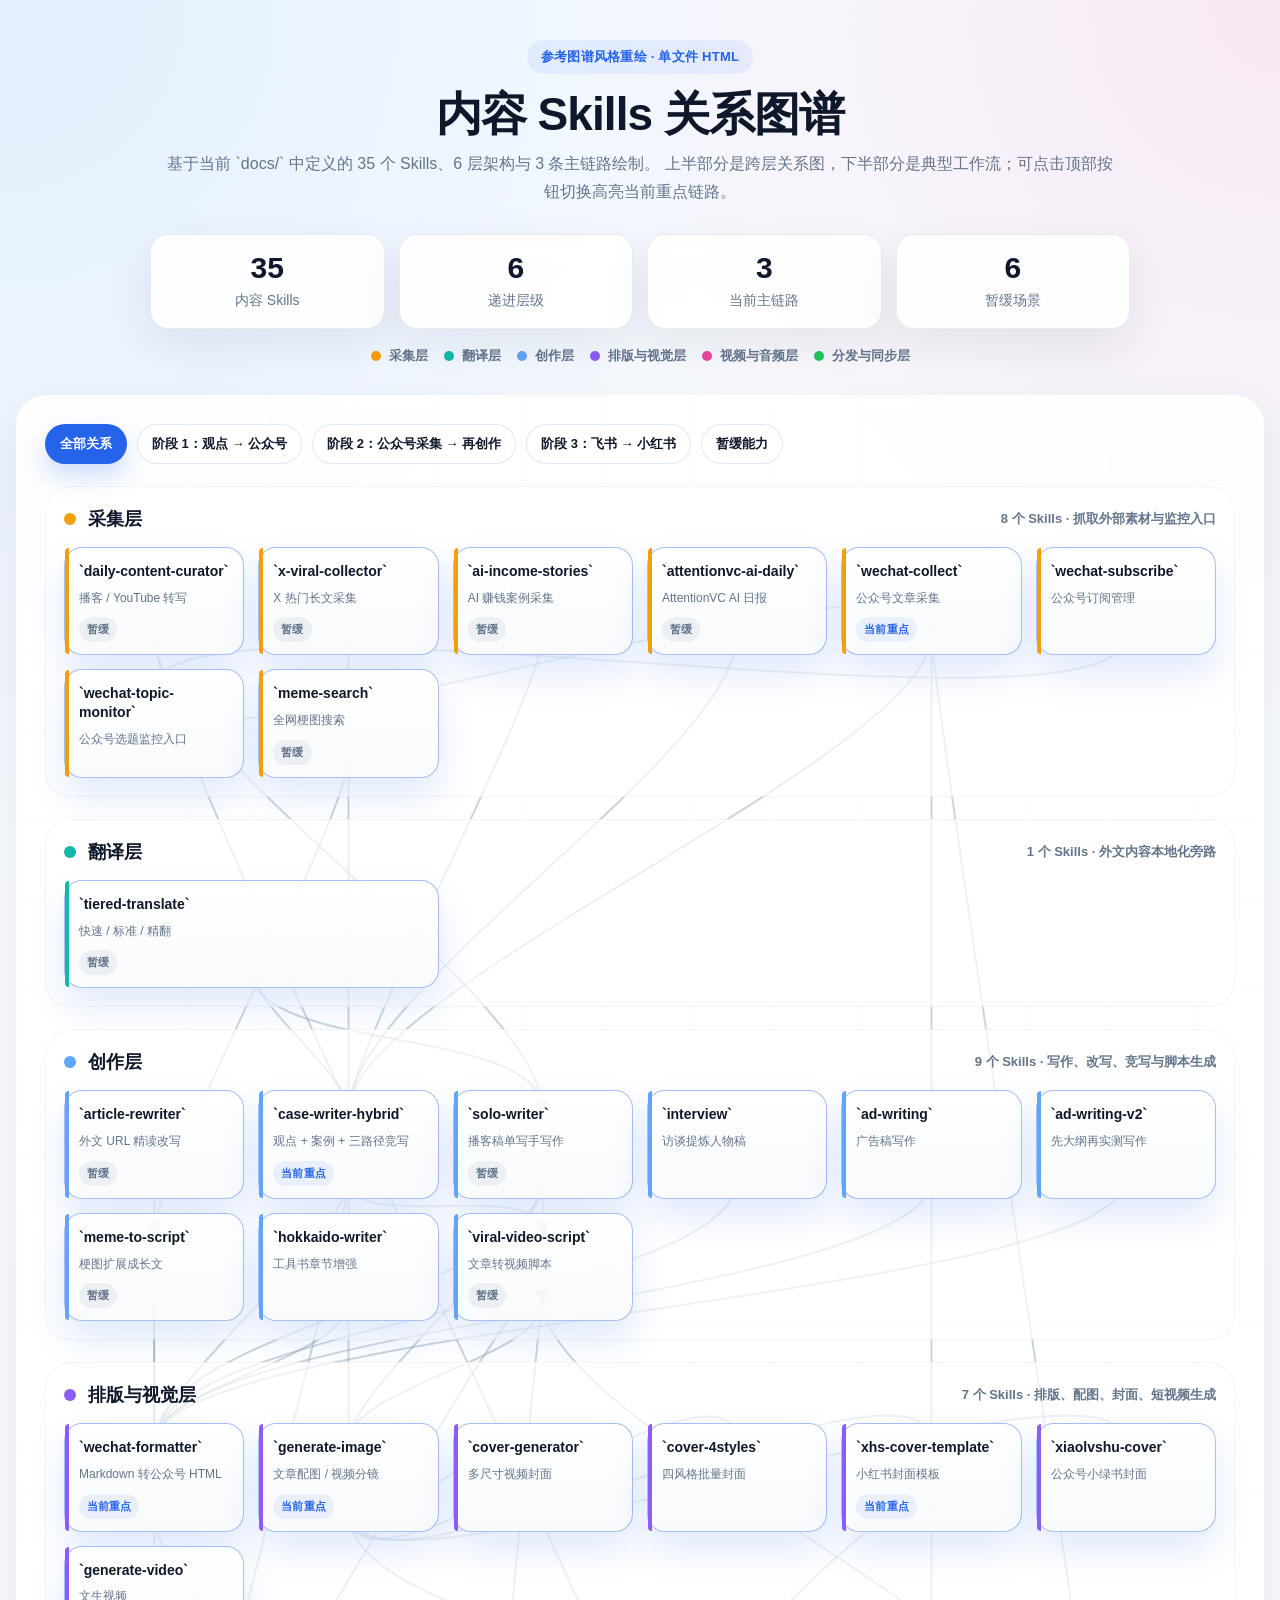
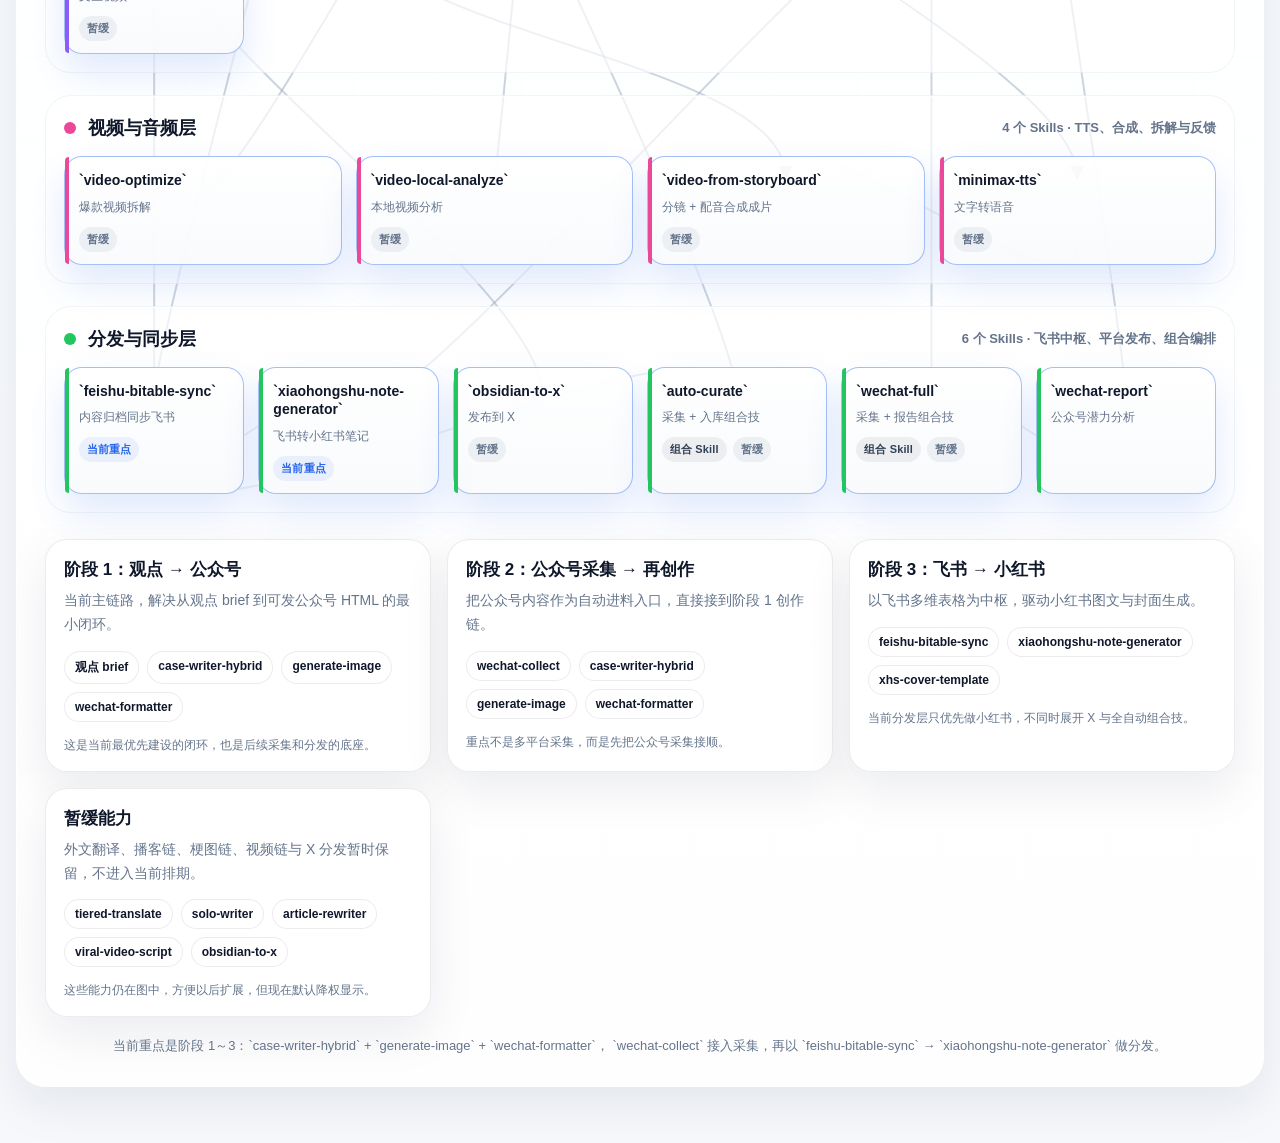
<file: docs/content-skills-map.html>
<!DOCTYPE html>
<html lang="zh-CN">
<head>
  <meta charset="UTF-8" />
  <meta name="viewport" content="width=device-width, initial-scale=1.0" />
  <title>内容 Skills 关系图谱</title>
  <style>
    :root {
      --bg: #f6f8fc;
      --panel: rgba(255, 255, 255, 0.88);
      --panel-strong: #ffffff;
      --border: rgba(15, 23, 42, 0.08);
      --text: #0f172a;
      --muted: #64748b;
      --shadow: 0 18px 48px rgba(15, 23, 42, 0.08);
      --collect: #f59e0b;
      --translate: #14b8a6;
      --create: #60a5fa;
      --visual: #8b5cf6;
      --video: #ec4899;
      --distribute: #22c55e;
      --active: #2563eb;
      --deferred: #94a3b8;
      --link: rgba(148, 163, 184, 0.52);
      --link-active: rgba(37, 99, 235, 0.92);
      --link-deferred: rgba(148, 163, 184, 0.34);
      --radius: 22px;
    }

    * {
      box-sizing: border-box;
    }

    body {
      margin: 0;
      font-family: Inter, "PingFang SC", "Hiragino Sans GB", "Microsoft YaHei", sans-serif;
      color: var(--text);
      background:
        radial-gradient(circle at top left, rgba(96, 165, 250, 0.14), transparent 28%),
        radial-gradient(circle at top right, rgba(236, 72, 153, 0.1), transparent 24%),
        linear-gradient(180deg, #f8fbff 0%, #f6f8fc 100%);
    }

    .page {
      width: min(1400px, calc(100vw - 32px));
      margin: 0 auto;
      padding: 40px 0 56px;
    }

    .hero {
      text-align: center;
      margin-bottom: 28px;
    }

    .eyebrow {
      display: inline-flex;
      align-items: center;
      gap: 8px;
      padding: 8px 14px;
      border-radius: 999px;
      background: rgba(37, 99, 235, 0.08);
      color: var(--active);
      font-weight: 700;
      font-size: 13px;
      letter-spacing: 0.02em;
    }

    h1 {
      margin: 16px 0 10px;
      font-size: clamp(30px, 4vw, 46px);
      line-height: 1.08;
      letter-spacing: -0.02em;
    }

    .subtitle {
      max-width: 960px;
      margin: 0 auto;
      color: var(--muted);
      font-size: 16px;
      line-height: 1.75;
    }

    .stats {
      margin: 28px auto 18px;
      display: grid;
      grid-template-columns: repeat(4, minmax(0, 1fr));
      gap: 14px;
      max-width: 980px;
    }

    .stat {
      background: var(--panel);
      border: 1px solid var(--border);
      border-radius: 18px;
      padding: 18px 16px;
      box-shadow: var(--shadow);
      backdrop-filter: blur(12px);
    }

    .stat strong {
      display: block;
      font-size: 30px;
      line-height: 1;
      margin-bottom: 8px;
    }

    .stat span {
      color: var(--muted);
      font-size: 14px;
    }

    .legend {
      display: flex;
      flex-wrap: wrap;
      justify-content: center;
      gap: 10px 16px;
      margin: 10px 0 30px;
    }

    .legend-item {
      display: inline-flex;
      align-items: center;
      gap: 8px;
      color: var(--muted);
      font-size: 13px;
      font-weight: 600;
    }

    .dot {
      width: 10px;
      height: 10px;
      border-radius: 999px;
    }

    .board {
      position: relative;
      padding: 28px;
      border-radius: 30px;
      background: linear-gradient(180deg, rgba(255, 255, 255, 0.9), rgba(255, 255, 255, 0.86));
      border: 1px solid rgba(255, 255, 255, 0.6);
      box-shadow: var(--shadow);
      overflow: hidden;
    }

    .board::before {
      content: "";
      position: absolute;
      inset: 0;
      pointer-events: none;
      background:
        linear-gradient(180deg, rgba(148, 163, 184, 0.04) 1px, transparent 1px),
        linear-gradient(90deg, rgba(148, 163, 184, 0.04) 1px, transparent 1px);
      background-size: 100% 84px, 84px 100%;
      mask-image: linear-gradient(180deg, rgba(0, 0, 0, 0.9), transparent);
    }

    .controls {
      display: flex;
      flex-wrap: wrap;
      gap: 10px;
      margin-bottom: 22px;
      position: relative;
      z-index: 3;
    }

    .controls button {
      appearance: none;
      border: 1px solid rgba(37, 99, 235, 0.14);
      background: rgba(255, 255, 255, 0.9);
      color: var(--text);
      border-radius: 999px;
      padding: 10px 14px;
      font-size: 13px;
      font-weight: 700;
      cursor: pointer;
      transition: 0.2s ease;
    }

    .controls button:hover {
      transform: translateY(-1px);
      border-color: rgba(37, 99, 235, 0.3);
    }

    .controls button.is-active {
      background: var(--active);
      color: #fff;
      border-color: transparent;
      box-shadow: 0 12px 24px rgba(37, 99, 235, 0.22);
    }

    .diagram {
      position: relative;
      min-height: 1120px;
      z-index: 1;
    }

    #link-layer {
      position: absolute;
      inset: 0;
      width: 100%;
      height: 100%;
      overflow: visible;
      z-index: 1;
      pointer-events: none;
    }

    .rows {
      position: relative;
      z-index: 2;
      display: grid;
      gap: 22px;
    }

    .layer {
      position: relative;
      padding: 20px 18px 18px;
      border-radius: 26px;
      border: 1px solid rgba(148, 163, 184, 0.12);
      background: rgba(255, 255, 255, 0.68);
      box-shadow: inset 0 1px 0 rgba(255, 255, 255, 0.8);
    }

    .layer-header {
      display: flex;
      align-items: center;
      justify-content: space-between;
      gap: 12px;
      margin-bottom: 16px;
    }

    .layer-title {
      display: flex;
      align-items: center;
      gap: 12px;
      font-size: 18px;
      font-weight: 800;
    }

    .layer-title .dot {
      width: 12px;
      height: 12px;
    }

    .layer-meta {
      color: var(--muted);
      font-size: 13px;
      font-weight: 600;
    }

    .skill-grid {
      display: grid;
      grid-template-columns: repeat(var(--columns, 6), minmax(0, 1fr));
      gap: 14px;
    }

    .skill-card {
      position: relative;
      min-height: 92px;
      border-radius: 18px;
      padding: 14px 14px 12px;
      background: linear-gradient(180deg, rgba(255, 255, 255, 0.98), rgba(248, 250, 252, 0.98));
      border: 1px solid rgba(15, 23, 42, 0.08);
      box-shadow: 0 10px 20px rgba(15, 23, 42, 0.06);
      transition: transform 0.18s ease, box-shadow 0.18s ease, opacity 0.18s ease;
    }

    .skill-card::before {
      content: "";
      position: absolute;
      inset: 0 auto 0 0;
      width: 4px;
      border-radius: 18px 0 0 18px;
      background: var(--accent);
    }

    .skill-card:hover {
      transform: translateY(-2px);
      box-shadow: 0 16px 32px rgba(15, 23, 42, 0.1);
    }

    .skill-card[data-state="deferred"] {
      background: linear-gradient(180deg, rgba(255, 255, 255, 0.92), rgba(248, 250, 252, 0.92));
    }

    .skill-card[data-dimmed="true"] {
      opacity: 0.28;
      transform: scale(0.985);
    }

    .skill-card[data-highlighted="true"] {
      opacity: 1;
      border-color: rgba(37, 99, 235, 0.4);
      box-shadow: 0 18px 36px rgba(37, 99, 235, 0.14);
    }

    .skill-name {
      font-size: 14px;
      font-weight: 800;
      margin-bottom: 8px;
      line-height: 1.35;
      word-break: break-word;
    }

    .skill-desc {
      color: var(--muted);
      font-size: 12px;
      line-height: 1.55;
    }

    .pill-row {
      display: flex;
      flex-wrap: wrap;
      gap: 6px;
      margin-top: 10px;
    }

    .pill {
      display: inline-flex;
      align-items: center;
      padding: 5px 8px;
      border-radius: 999px;
      font-size: 11px;
      font-weight: 800;
      letter-spacing: 0.01em;
    }

    .pill.active {
      background: rgba(37, 99, 235, 0.08);
      color: var(--active);
    }

    .pill.combo {
      background: rgba(15, 23, 42, 0.06);
      color: #334155;
    }

    .pill.deferred {
      background: rgba(148, 163, 184, 0.14);
      color: #64748b;
    }

    .workflows {
      margin-top: 26px;
      display: grid;
      grid-template-columns: repeat(3, minmax(0, 1fr));
      gap: 16px;
    }

    .workflow-card {
      background: var(--panel-strong);
      border-radius: 22px;
      border: 1px solid var(--border);
      box-shadow: var(--shadow);
      padding: 18px 18px 16px;
    }

    .workflow-card h3 {
      margin: 0 0 8px;
      font-size: 17px;
    }

    .workflow-card p {
      margin: 0 0 14px;
      color: var(--muted);
      font-size: 14px;
      line-height: 1.7;
    }

    .flow-steps {
      display: flex;
      flex-wrap: wrap;
      gap: 8px;
      margin-bottom: 14px;
    }

    .step {
      position: relative;
      padding: 7px 10px;
      border-radius: 999px;
      color: #0f172a;
      font-size: 12px;
      font-weight: 800;
      border: 1px solid rgba(15, 23, 42, 0.08);
      background: #fff;
    }

    .workflow-note {
      color: var(--muted);
      font-size: 12px;
      line-height: 1.6;
    }

    .footer-note {
      margin-top: 18px;
      text-align: center;
      color: var(--muted);
      font-size: 13px;
      line-height: 1.7;
    }

    @media (max-width: 1200px) {
      .skill-grid {
        grid-template-columns: repeat(4, minmax(0, 1fr));
      }

      .workflows {
        grid-template-columns: 1fr;
      }

      .diagram {
        min-height: 1360px;
      }
    }

    @media (max-width: 820px) {
      .page {
        width: min(100vw - 20px, 100%);
        padding-top: 24px;
      }

      .stats {
        grid-template-columns: repeat(2, minmax(0, 1fr));
      }

      .board {
        padding: 18px;
      }

      .skill-grid {
        grid-template-columns: repeat(2, minmax(0, 1fr));
      }

      .diagram {
        min-height: 1760px;
      }
    }
  </style>
</head>
<body>
  <div class="page">
    <section class="hero">
      <div class="eyebrow">参考图谱风格重绘 · 单文件 HTML</div>
      <h1>内容 Skills 关系图谱</h1>
      <p class="subtitle">
        基于当前 `docs/` 中定义的 35 个 Skills、6 层架构与 3 条主链路绘制。
        上半部分是跨层关系图，下半部分是典型工作流；可点击顶部按钮切换高亮当前重点链路。
      </p>
      <div class="stats">
        <div class="stat"><strong>35</strong><span>内容 Skills</span></div>
        <div class="stat"><strong>6</strong><span>递进层级</span></div>
        <div class="stat"><strong>3</strong><span>当前主链路</span></div>
        <div class="stat"><strong>6</strong><span>暂缓场景</span></div>
      </div>
      <div class="legend" id="legend"></div>
    </section>

    <section class="board">
      <div class="controls" id="controls"></div>
      <div class="diagram" id="diagram">
        <svg id="link-layer" aria-hidden="true"></svg>
        <div class="rows" id="rows"></div>
      </div>

      <div class="workflows" id="workflows"></div>

      <div class="footer-note">
        当前重点是阶段 1～3：`case-writer-hybrid` + `generate-image` + `wechat-formatter`，
        `wechat-collect` 接入采集，再以 `feishu-bitable-sync` → `xiaohongshu-note-generator` 做分发。
      </div>
    </section>
  </div>

  <script>
    const layerMeta = {
      collect: { label: "采集层", color: "var(--collect)", count: 8, desc: "抓取外部素材与监控入口" },
      translate: { label: "翻译层", color: "var(--translate)", count: 1, desc: "外文内容本地化旁路" },
      create: { label: "创作层", color: "var(--create)", count: 9, desc: "写作、改写、竞写与脚本生成" },
      visual: { label: "排版与视觉层", color: "var(--visual)", count: 7, desc: "排版、配图、封面、短视频生成" },
      video: { label: "视频与音频层", color: "var(--video)", count: 4, desc: "TTS、合成、拆解与反馈" },
      distribute: { label: "分发与同步层", color: "var(--distribute)", count: 6, desc: "飞书中枢、平台发布、组合编排" }
    };

    const skills = [
      { id: "daily-content-curator", layer: "collect", desc: "播客 / YouTube 转写", state: "deferred" },
      { id: "x-viral-collector", layer: "collect", desc: "X 热门长文采集", state: "deferred" },
      { id: "ai-income-stories", layer: "collect", desc: "AI 赚钱案例采集", state: "deferred" },
      { id: "attentionvc-ai-daily", layer: "collect", desc: "AttentionVC AI 日报", state: "deferred" },
      { id: "wechat-collect", layer: "collect", desc: "公众号文章采集", state: "active" },
      { id: "wechat-subscribe", layer: "collect", desc: "公众号订阅管理", state: "optional" },
      { id: "wechat-topic-monitor", layer: "collect", desc: "公众号选题监控入口", state: "optional" },
      { id: "meme-search", layer: "collect", desc: "全网梗图搜索", state: "deferred" },

      { id: "tiered-translate", layer: "translate", desc: "快速 / 标准 / 精翻", state: "deferred" },

      { id: "article-rewriter", layer: "create", desc: "外文 URL 精读改写", state: "deferred" },
      { id: "case-writer-hybrid", layer: "create", desc: "观点 + 案例 + 三路径竞写", state: "active" },
      { id: "solo-writer", layer: "create", desc: "播客稿单写手写作", state: "deferred" },
      { id: "interview", layer: "create", desc: "访谈提炼人物稿", state: "optional" },
      { id: "ad-writing", layer: "create", desc: "广告稿写作", state: "optional" },
      { id: "ad-writing-v2", layer: "create", desc: "先大纲再实测写作", state: "optional" },
      { id: "meme-to-script", layer: "create", desc: "梗图扩展成长文", state: "deferred" },
      { id: "hokkaido-writer", layer: "create", desc: "工具书章节增强", state: "optional" },
      { id: "viral-video-script", layer: "create", desc: "文章转视频脚本", state: "deferred" },

      { id: "wechat-formatter", layer: "visual", desc: "Markdown 转公众号 HTML", state: "active" },
      { id: "generate-image", layer: "visual", desc: "文章配图 / 视频分镜", state: "active" },
      { id: "cover-generator", layer: "visual", desc: "多尺寸视频封面", state: "optional" },
      { id: "cover-4styles", layer: "visual", desc: "四风格批量封面", state: "optional" },
      { id: "xhs-cover-template", layer: "visual", desc: "小红书封面模板", state: "active" },
      { id: "xiaolvshu-cover", layer: "visual", desc: "公众号小绿书封面", state: "optional" },
      { id: "generate-video", layer: "visual", desc: "文生视频", state: "deferred" },

      { id: "video-optimize", layer: "video", desc: "爆款视频拆解", state: "deferred" },
      { id: "video-local-analyze", layer: "video", desc: "本地视频分析", state: "deferred" },
      { id: "video-from-storyboard", layer: "video", desc: "分镜 + 配音合成成片", state: "deferred" },
      { id: "minimax-tts", layer: "video", desc: "文字转语音", state: "deferred" },

      { id: "feishu-bitable-sync", layer: "distribute", desc: "内容归档同步飞书", state: "active" },
      { id: "xiaohongshu-note-generator", layer: "distribute", desc: "飞书转小红书笔记", state: "active" },
      { id: "obsidian-to-x", layer: "distribute", desc: "发布到 X", state: "deferred" },
      { id: "auto-curate", layer: "distribute", desc: "采集 + 入库组合技", state: "combo deferred" },
      { id: "wechat-full", layer: "distribute", desc: "采集 + 报告组合技", state: "combo deferred" },
      { id: "wechat-report", layer: "distribute", desc: "公众号潜力分析", state: "optional" }
    ];

    const links = [
      ["daily-content-curator", "solo-writer"],
      ["x-viral-collector", "case-writer-hybrid"],
      ["attentionvc-ai-daily", "case-writer-hybrid"],
      ["ai-income-stories", "case-writer-hybrid"],
      ["wechat-subscribe", "wechat-topic-monitor"],
      ["wechat-topic-monitor", "wechat-collect"],
      ["wechat-collect", "case-writer-hybrid"],
      ["wechat-collect", "wechat-report"],
      ["meme-search", "meme-to-script"],
      ["tiered-translate", "case-writer-hybrid"],
      ["tiered-translate", "solo-writer"],
      ["article-rewriter", "wechat-formatter"],
      ["case-writer-hybrid", "generate-image"],
      ["case-writer-hybrid", "wechat-formatter"],
      ["case-writer-hybrid", "feishu-bitable-sync"],
      ["case-writer-hybrid", "viral-video-script"],
      ["solo-writer", "generate-image"],
      ["solo-writer", "wechat-formatter"],
      ["solo-writer", "viral-video-script"],
      ["interview", "wechat-formatter"],
      ["ad-writing", "wechat-formatter"],
      ["ad-writing-v2", "wechat-formatter"],
      ["meme-to-script", "wechat-formatter"],
      ["hokkaido-writer", "wechat-formatter"],
      ["wechat-formatter", "obsidian-to-x"],
      ["wechat-formatter", "feishu-bitable-sync"],
      ["generate-image", "xhs-cover-template"],
      ["generate-image", "cover-generator"],
      ["generate-image", "cover-4styles"],
      ["generate-image", "xiaolvshu-cover"],
      ["generate-image", "video-from-storyboard"],
      ["viral-video-script", "minimax-tts"],
      ["viral-video-script", "generate-image"],
      ["minimax-tts", "video-from-storyboard"],
      ["video-optimize", "viral-video-script"],
      ["video-local-analyze", "viral-video-script"],
      ["feishu-bitable-sync", "xiaohongshu-note-generator"],
      ["xiaohongshu-note-generator", "xhs-cover-template"],
      ["daily-content-curator", "auto-curate"],
      ["feishu-bitable-sync", "auto-curate"],
      ["wechat-collect", "wechat-full"],
      ["wechat-report", "wechat-full"]
    ];

    const workflows = [
      {
        id: "all",
        title: "全部关系",
        description: "显示完整 35 个 Skills 的跨层关系，用于看全局。",
        steps: ["35 Skills", "6 层", "全量关系"],
        note: "适合第一次理解整体架构，或检查某个 Skill 在全图里的位置。",
        highlights: skills.map((item) => item.id)
      },
      {
        id: "stage1",
        title: "阶段 1：观点 → 公众号",
        description: "当前主链路，解决从观点 brief 到可发公众号 HTML 的最小闭环。",
        steps: ["观点 brief", "case-writer-hybrid", "generate-image", "wechat-formatter"],
        note: "这是当前最优先建设的闭环，也是后续采集和分发的底座。",
        highlights: ["case-writer-hybrid", "generate-image", "wechat-formatter"]
      },
      {
        id: "stage2",
        title: "阶段 2：公众号采集 → 再创作",
        description: "把公众号内容作为自动进料入口，直接接到阶段 1 创作链。",
        steps: ["wechat-collect", "case-writer-hybrid", "generate-image", "wechat-formatter"],
        note: "重点不是多平台采集，而是先把公众号采集接顺。",
        highlights: ["wechat-collect", "case-writer-hybrid", "generate-image", "wechat-formatter"]
      },
      {
        id: "stage3",
        title: "阶段 3：飞书 → 小红书",
        description: "以飞书多维表格为中枢，驱动小红书图文与封面生成。",
        steps: ["feishu-bitable-sync", "xiaohongshu-note-generator", "xhs-cover-template"],
        note: "当前分发层只优先做小红书，不同时展开 X 与全自动组合技。",
        highlights: ["feishu-bitable-sync", "xiaohongshu-note-generator", "xhs-cover-template"]
      },
      {
        id: "deferred",
        title: "暂缓能力",
        description: "外文翻译、播客链、梗图链、视频链与 X 分发暂时保留，不进入当前排期。",
        steps: ["tiered-translate", "solo-writer", "article-rewriter", "viral-video-script", "obsidian-to-x"],
        note: "这些能力仍在图中，方便以后扩展，但现在默认降权显示。",
        highlights: skills.filter((item) => item.state.includes("deferred")).map((item) => item.id)
      }
    ];

    const rows = document.getElementById("rows");
    const legend = document.getElementById("legend");
    const controls = document.getElementById("controls");
    const workflowContainer = document.getElementById("workflows");
    const svg = document.getElementById("link-layer");
    const diagram = document.getElementById("diagram");
    const skillCardById = new Map();
    let activeWorkflow = "all";

    const groupedSkills = Object.keys(layerMeta).map((layerId) => ({
      layerId,
      meta: layerMeta[layerId],
      items: skills.filter((item) => item.layer === layerId)
    }));

    function renderLegend() {
      legend.innerHTML = Object.entries(layerMeta).map(([id, meta]) => `
        <div class="legend-item">
          <span class="dot" style="background:${meta.color}"></span>
          <span>${meta.label}</span>
        </div>
      `).join("");
    }

    function renderControls() {
      controls.innerHTML = workflows.map((flow) => `
        <button type="button" data-flow="${flow.id}" class="${flow.id === activeWorkflow ? "is-active" : ""}">
          ${flow.title}
        </button>
      `).join("");

      controls.querySelectorAll("button").forEach((button) => {
        button.addEventListener("click", () => {
          activeWorkflow = button.dataset.flow;
          renderControls();
          updateHighlights();
          drawLinks();
        });
      });
    }

    function renderRows() {
      rows.innerHTML = "";

      groupedSkills.forEach(({ layerId, meta, items }) => {
        const layer = document.createElement("section");
        layer.className = "layer";
        layer.dataset.layer = layerId;

        layer.innerHTML = `
          <div class="layer-header">
            <div class="layer-title">
              <span class="dot" style="background:${meta.color}"></span>
              <span>${meta.label}</span>
            </div>
            <div class="layer-meta">${meta.count} 个 Skills · ${meta.desc}</div>
          </div>
          <div class="skill-grid" style="--columns:${items.length >= 7 ? 6 : Math.min(Math.max(items.length, 3), 6)}"></div>
        `;

        const grid = layer.querySelector(".skill-grid");

        items.forEach((item) => {
          const card = document.createElement("article");
          card.className = "skill-card";
          card.id = `skill-${item.id}`;
          card.dataset.skill = item.id;
          card.dataset.layer = item.layer;
          card.dataset.state = item.state;
          card.style.setProperty("--accent", meta.color);

          const pills = [];
          if (item.state.includes("active")) pills.push('<span class="pill active">当前重点</span>');
          if (item.state.includes("combo")) pills.push('<span class="pill combo">组合 Skill</span>');
          if (item.state.includes("deferred")) pills.push('<span class="pill deferred">暂缓</span>');

          card.innerHTML = `
            <div class="skill-name">\`${item.id}\`</div>
            <div class="skill-desc">${item.desc}</div>
            <div class="pill-row">${pills.join("")}</div>
          `;

          grid.appendChild(card);
          skillCardById.set(item.id, card);
        });

        rows.appendChild(layer);
      });
    }

    function renderWorkflowCards() {
      workflowContainer.innerHTML = workflows
        .filter((flow) => flow.id !== "all")
        .map((flow) => `
          <article class="workflow-card">
            <h3>${flow.title}</h3>
            <p>${flow.description}</p>
            <div class="flow-steps">
              ${flow.steps.map((step) => `<span class="step">${step}</span>`).join("")}
            </div>
            <div class="workflow-note">${flow.note}</div>
          </article>
        `)
        .join("");
    }

    function getHighlightedSet() {
      const current = workflows.find((item) => item.id === activeWorkflow);
      return new Set(current ? current.highlights : []);
    }

    function updateHighlights() {
      const highlighted = getHighlightedSet();
      const showAll = activeWorkflow === "all";

      skills.forEach((item) => {
        const card = skillCardById.get(item.id);
        if (!card) return;
        const isHit = highlighted.has(item.id);
        card.dataset.highlighted = showAll || isHit ? "true" : "false";
        card.dataset.dimmed = showAll ? "false" : (isHit ? "false" : "true");
      });
    }

    function centerOfCard(card) {
      const cardRect = card.getBoundingClientRect();
      const parentRect = diagram.getBoundingClientRect();
      return {
        x: cardRect.left - parentRect.left + cardRect.width / 2,
        y: cardRect.top - parentRect.top + cardRect.height / 2
      };
    }

    function edgePoints(from, to) {
      const a = centerOfCard(from);
      const b = centerOfCard(to);
      const upward = b.y < a.y;
      return {
        startX: a.x,
        startY: a.y + (upward ? -34 : 34),
        endX: b.x,
        endY: b.y + (upward ? 34 : -34)
      };
    }

    function lineColor(fromId, toId, highlighted) {
      if (activeWorkflow === "all") return "var(--link)";
      if (highlighted.has(fromId) && highlighted.has(toId)) return "var(--link-active)";
      return "var(--link-deferred)";
    }

    function drawLinks() {
      const width = diagram.clientWidth;
      const height = diagram.clientHeight;
      svg.setAttribute("viewBox", `0 0 ${width} ${height}`);
      svg.innerHTML = `
        <defs>
          <marker id="arrow" markerWidth="8" markerHeight="8" refX="5.5" refY="3.5" orient="auto">
            <path d="M0,0 L7,3.5 L0,7 Z" fill="currentColor"></path>
          </marker>
        </defs>
      `;

      const highlighted = getHighlightedSet();

      links.forEach(([fromId, toId]) => {
        const fromCard = skillCardById.get(fromId);
        const toCard = skillCardById.get(toId);
        if (!fromCard || !toCard) return;

        const p = edgePoints(fromCard, toCard);
        const dx = Math.abs(p.endX - p.startX);
        const curve = Math.max(36, Math.min(120, dx * 0.3));
        const d = [
          `M ${p.startX} ${p.startY}`,
          `C ${p.startX} ${p.startY + curve}, ${p.endX} ${p.endY - curve}, ${p.endX} ${p.endY}`
        ].join(" ");

        const path = document.createElementNS("http://www.w3.org/2000/svg", "path");
        path.setAttribute("d", d);
        path.setAttribute("fill", "none");
        path.setAttribute("stroke", lineColor(fromId, toId, highlighted));
        path.setAttribute("stroke-width", activeWorkflow === "all" ? "2" : (highlighted.has(fromId) && highlighted.has(toId) ? "3.2" : "1.6"));
        path.setAttribute("stroke-linecap", "round");
        path.setAttribute("stroke-linejoin", "round");
        path.setAttribute("marker-end", "url(#arrow)");
        path.setAttribute("opacity", activeWorkflow === "all" ? "0.9" : (highlighted.has(fromId) && highlighted.has(toId) ? "1" : "0.42"));
        path.style.color = lineColor(fromId, toId, highlighted);
        svg.appendChild(path);
      });
    }

    function render() {
      renderLegend();
      renderControls();
      renderRows();
      renderWorkflowCards();
      updateHighlights();
      requestAnimationFrame(drawLinks);
    }

    window.addEventListener("resize", () => {
      requestAnimationFrame(drawLinks);
    });

    render();
  </script>
</body>
</html>
</file>
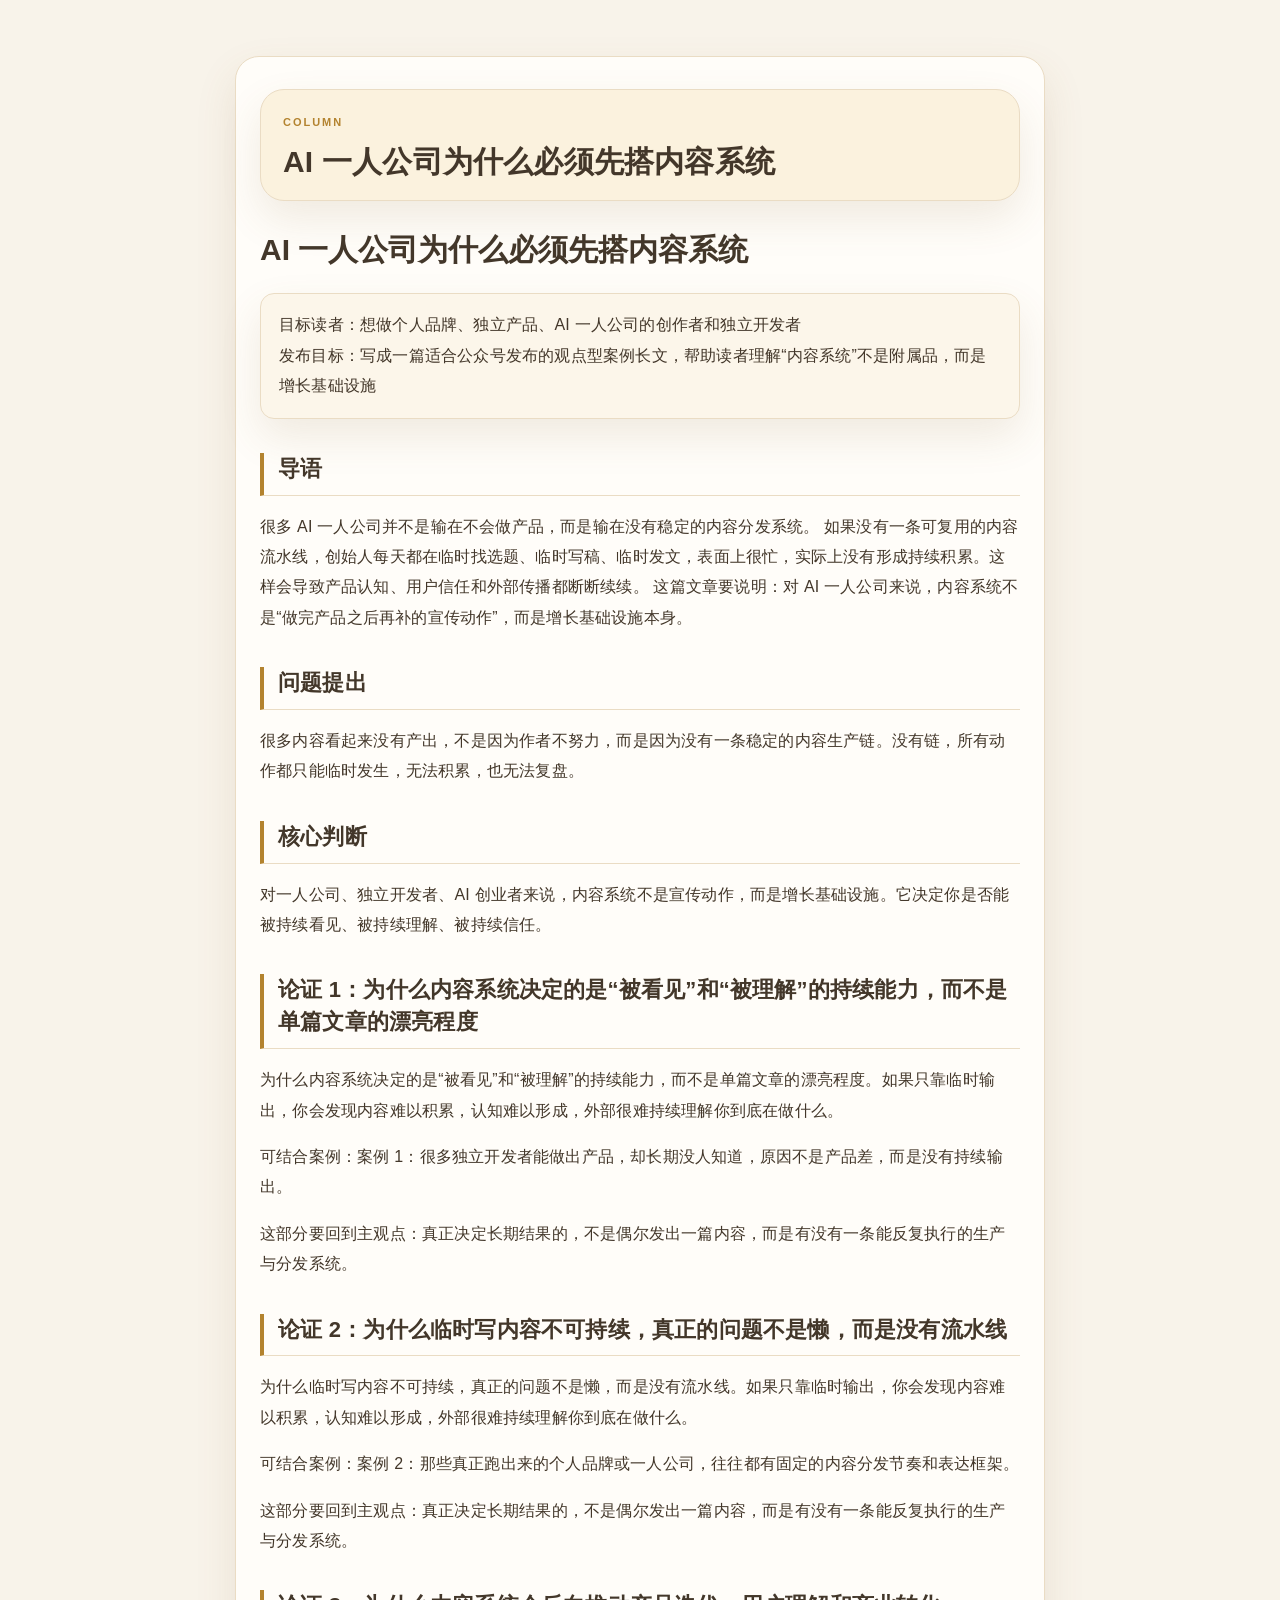
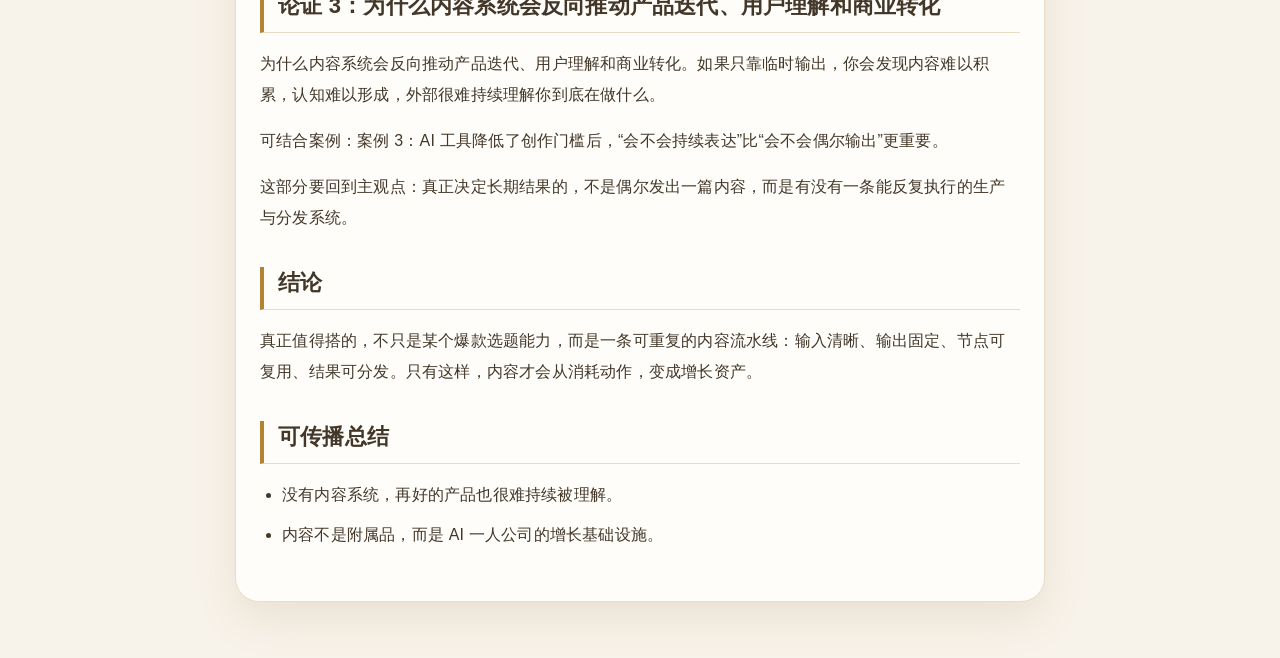
<file: content-production/ready/ai-content-system-wechat.html>
<!doctype html><html lang="zh-CN"><head><meta charset="utf-8" /><meta name="viewport" content="width=device-width, initial-scale=1" /><title>AI 一人公司为什么必须先搭内容系统</title></head><body style="margin:0;background:#f8f3ea;padding:32px 12px;"><section style="background:#f8f3ea;padding:24px 12px;"><div style="max-width:760px;margin:0 auto;padding:32px 24px;background:#fffdf9;border:1px solid #eadcc4;border-radius:24px;box-shadow:0 18px 42px rgba(132, 101, 46, 0.12);font-family:'PingFang SC','Hiragino Sans GB','Microsoft YaHei',-apple-system,BlinkMacSystemFont,'Segoe UI',sans-serif;color:#43372a;line-height:1.9;letter-spacing:0.2px;"><header style="margin:0 0 30px;padding:22px 22px 20px;background:#fbf2de;border:1px solid #eadcc4;border-radius:24px;box-shadow:0 18px 42px rgba(132, 101, 46, 0.12);text-align:left;"><div style="font-size:11px;letter-spacing:0.18em;font-weight:800;color:#b3832f;margin-bottom:10px;">COLUMN</div><h1 style="margin:0;font-family:'PingFang SC','Hiragino Sans GB','Microsoft YaHei',-apple-system,BlinkMacSystemFont,'Segoe UI',sans-serif;font-size:30px;line-height:1.24;font-weight:800;color:#43372a;">AI 一人公司为什么必须先搭内容系统</h1></header><h1 style="margin:0 0 24px;font-family:'PingFang SC','Hiragino Sans GB','Microsoft YaHei',-apple-system,BlinkMacSystemFont,'Segoe UI',sans-serif;font-size:30px;line-height:1.28;color:#43372a;font-weight:800;letter-spacing:0;">AI 一人公司为什么必须先搭内容系统</h1><blockquote style="margin:0 0 20px;padding:16px 18px;background:#fcf6ea;border:1px solid #eadcc4;border-radius:14px;box-shadow:0 18px 42px rgba(132, 101, 46, 0.12);"><p style="margin:0 0 16px;font-size:16px;line-height:1.9;color:#43372a;word-break:break-word;margin:0;">目标读者：想做个人品牌、独立产品、AI 一人公司的创作者和独立开发者<br />发布目标：写成一篇适合公众号发布的观点型案例长文，帮助读者理解“内容系统”不是附属品，而是增长基础设施</p></blockquote><h2 style="margin:34px 0 16px;padding:0 0 10px 14px;border-left:4px solid #b3832f;border-bottom:1px solid #eadcc4;font-family:'PingFang SC','Hiragino Sans GB','Microsoft YaHei',-apple-system,BlinkMacSystemFont,'Segoe UI',sans-serif;font-size:22px;line-height:1.45;color:#43372a;font-weight:800;">导语</h2><p style="margin:0 0 16px;font-size:16px;line-height:1.9;color:#43372a;word-break:break-word;">很多 AI 一人公司并不是输在不会做产品，而是输在没有稳定的内容分发系统。 如果没有一条可复用的内容流水线，创始人每天都在临时找选题、临时写稿、临时发文，表面上很忙，实际上没有形成持续积累。这样会导致产品认知、用户信任和外部传播都断断续续。 这篇文章要说明：对 AI 一人公司来说，内容系统不是“做完产品之后再补的宣传动作”，而是增长基础设施本身。</p><h2 style="margin:34px 0 16px;padding:0 0 10px 14px;border-left:4px solid #b3832f;border-bottom:1px solid #eadcc4;font-family:'PingFang SC','Hiragino Sans GB','Microsoft YaHei',-apple-system,BlinkMacSystemFont,'Segoe UI',sans-serif;font-size:22px;line-height:1.45;color:#43372a;font-weight:800;">问题提出</h2><p style="margin:0 0 16px;font-size:16px;line-height:1.9;color:#43372a;word-break:break-word;">很多内容看起来没有产出，不是因为作者不努力，而是因为没有一条稳定的内容生产链。没有链，所有动作都只能临时发生，无法积累，也无法复盘。</p><h2 style="margin:34px 0 16px;padding:0 0 10px 14px;border-left:4px solid #b3832f;border-bottom:1px solid #eadcc4;font-family:'PingFang SC','Hiragino Sans GB','Microsoft YaHei',-apple-system,BlinkMacSystemFont,'Segoe UI',sans-serif;font-size:22px;line-height:1.45;color:#43372a;font-weight:800;">核心判断</h2><p style="margin:0 0 16px;font-size:16px;line-height:1.9;color:#43372a;word-break:break-word;">对一人公司、独立开发者、AI 创业者来说，内容系统不是宣传动作，而是增长基础设施。它决定你是否能被持续看见、被持续理解、被持续信任。</p><h2 style="margin:34px 0 16px;padding:0 0 10px 14px;border-left:4px solid #b3832f;border-bottom:1px solid #eadcc4;font-family:'PingFang SC','Hiragino Sans GB','Microsoft YaHei',-apple-system,BlinkMacSystemFont,'Segoe UI',sans-serif;font-size:22px;line-height:1.45;color:#43372a;font-weight:800;">论证 1：为什么内容系统决定的是“被看见”和“被理解”的持续能力，而不是单篇文章的漂亮程度</h2><p style="margin:0 0 16px;font-size:16px;line-height:1.9;color:#43372a;word-break:break-word;">为什么内容系统决定的是“被看见”和“被理解”的持续能力，而不是单篇文章的漂亮程度。如果只靠临时输出，你会发现内容难以积累，认知难以形成，外部很难持续理解你到底在做什么。</p><p style="margin:0 0 16px;font-size:16px;line-height:1.9;color:#43372a;word-break:break-word;">可结合案例：案例 1：很多独立开发者能做出产品，却长期没人知道，原因不是产品差，而是没有持续输出。</p><p style="margin:0 0 16px;font-size:16px;line-height:1.9;color:#43372a;word-break:break-word;">这部分要回到主观点：真正决定长期结果的，不是偶尔发出一篇内容，而是有没有一条能反复执行的生产与分发系统。</p><h2 style="margin:34px 0 16px;padding:0 0 10px 14px;border-left:4px solid #b3832f;border-bottom:1px solid #eadcc4;font-family:'PingFang SC','Hiragino Sans GB','Microsoft YaHei',-apple-system,BlinkMacSystemFont,'Segoe UI',sans-serif;font-size:22px;line-height:1.45;color:#43372a;font-weight:800;">论证 2：为什么临时写内容不可持续，真正的问题不是懒，而是没有流水线</h2><p style="margin:0 0 16px;font-size:16px;line-height:1.9;color:#43372a;word-break:break-word;">为什么临时写内容不可持续，真正的问题不是懒，而是没有流水线。如果只靠临时输出，你会发现内容难以积累，认知难以形成，外部很难持续理解你到底在做什么。</p><p style="margin:0 0 16px;font-size:16px;line-height:1.9;color:#43372a;word-break:break-word;">可结合案例：案例 2：那些真正跑出来的个人品牌或一人公司，往往都有固定的内容分发节奏和表达框架。</p><p style="margin:0 0 16px;font-size:16px;line-height:1.9;color:#43372a;word-break:break-word;">这部分要回到主观点：真正决定长期结果的，不是偶尔发出一篇内容，而是有没有一条能反复执行的生产与分发系统。</p><h2 style="margin:34px 0 16px;padding:0 0 10px 14px;border-left:4px solid #b3832f;border-bottom:1px solid #eadcc4;font-family:'PingFang SC','Hiragino Sans GB','Microsoft YaHei',-apple-system,BlinkMacSystemFont,'Segoe UI',sans-serif;font-size:22px;line-height:1.45;color:#43372a;font-weight:800;">论证 3：为什么内容系统会反向推动产品迭代、用户理解和商业转化</h2><p style="margin:0 0 16px;font-size:16px;line-height:1.9;color:#43372a;word-break:break-word;">为什么内容系统会反向推动产品迭代、用户理解和商业转化。如果只靠临时输出，你会发现内容难以积累，认知难以形成，外部很难持续理解你到底在做什么。</p><p style="margin:0 0 16px;font-size:16px;line-height:1.9;color:#43372a;word-break:break-word;">可结合案例：案例 3：AI 工具降低了创作门槛后，“会不会持续表达”比“会不会偶尔输出”更重要。</p><p style="margin:0 0 16px;font-size:16px;line-height:1.9;color:#43372a;word-break:break-word;">这部分要回到主观点：真正决定长期结果的，不是偶尔发出一篇内容，而是有没有一条能反复执行的生产与分发系统。</p><h2 style="margin:34px 0 16px;padding:0 0 10px 14px;border-left:4px solid #b3832f;border-bottom:1px solid #eadcc4;font-family:'PingFang SC','Hiragino Sans GB','Microsoft YaHei',-apple-system,BlinkMacSystemFont,'Segoe UI',sans-serif;font-size:22px;line-height:1.45;color:#43372a;font-weight:800;">结论</h2><p style="margin:0 0 16px;font-size:16px;line-height:1.9;color:#43372a;word-break:break-word;">真正值得搭的，不只是某个爆款选题能力，而是一条可重复的内容流水线：输入清晰、输出固定、节点可复用、结果可分发。只有这样，内容才会从消耗动作，变成增长资产。</p><h2 style="margin:34px 0 16px;padding:0 0 10px 14px;border-left:4px solid #b3832f;border-bottom:1px solid #eadcc4;font-family:'PingFang SC','Hiragino Sans GB','Microsoft YaHei',-apple-system,BlinkMacSystemFont,'Segoe UI',sans-serif;font-size:22px;line-height:1.45;color:#43372a;font-weight:800;">可传播总结</h2><ul style="margin:0 0 18px;padding-left:22px;color:#43372a;line-height:1.9;"><li style="margin:0 0 10px;">没有内容系统，再好的产品也很难持续被理解。</li><li style="margin:0 0 10px;">内容不是附属品，而是 AI 一人公司的增长基础设施。</li></ul></div></section></body></html>
</file>
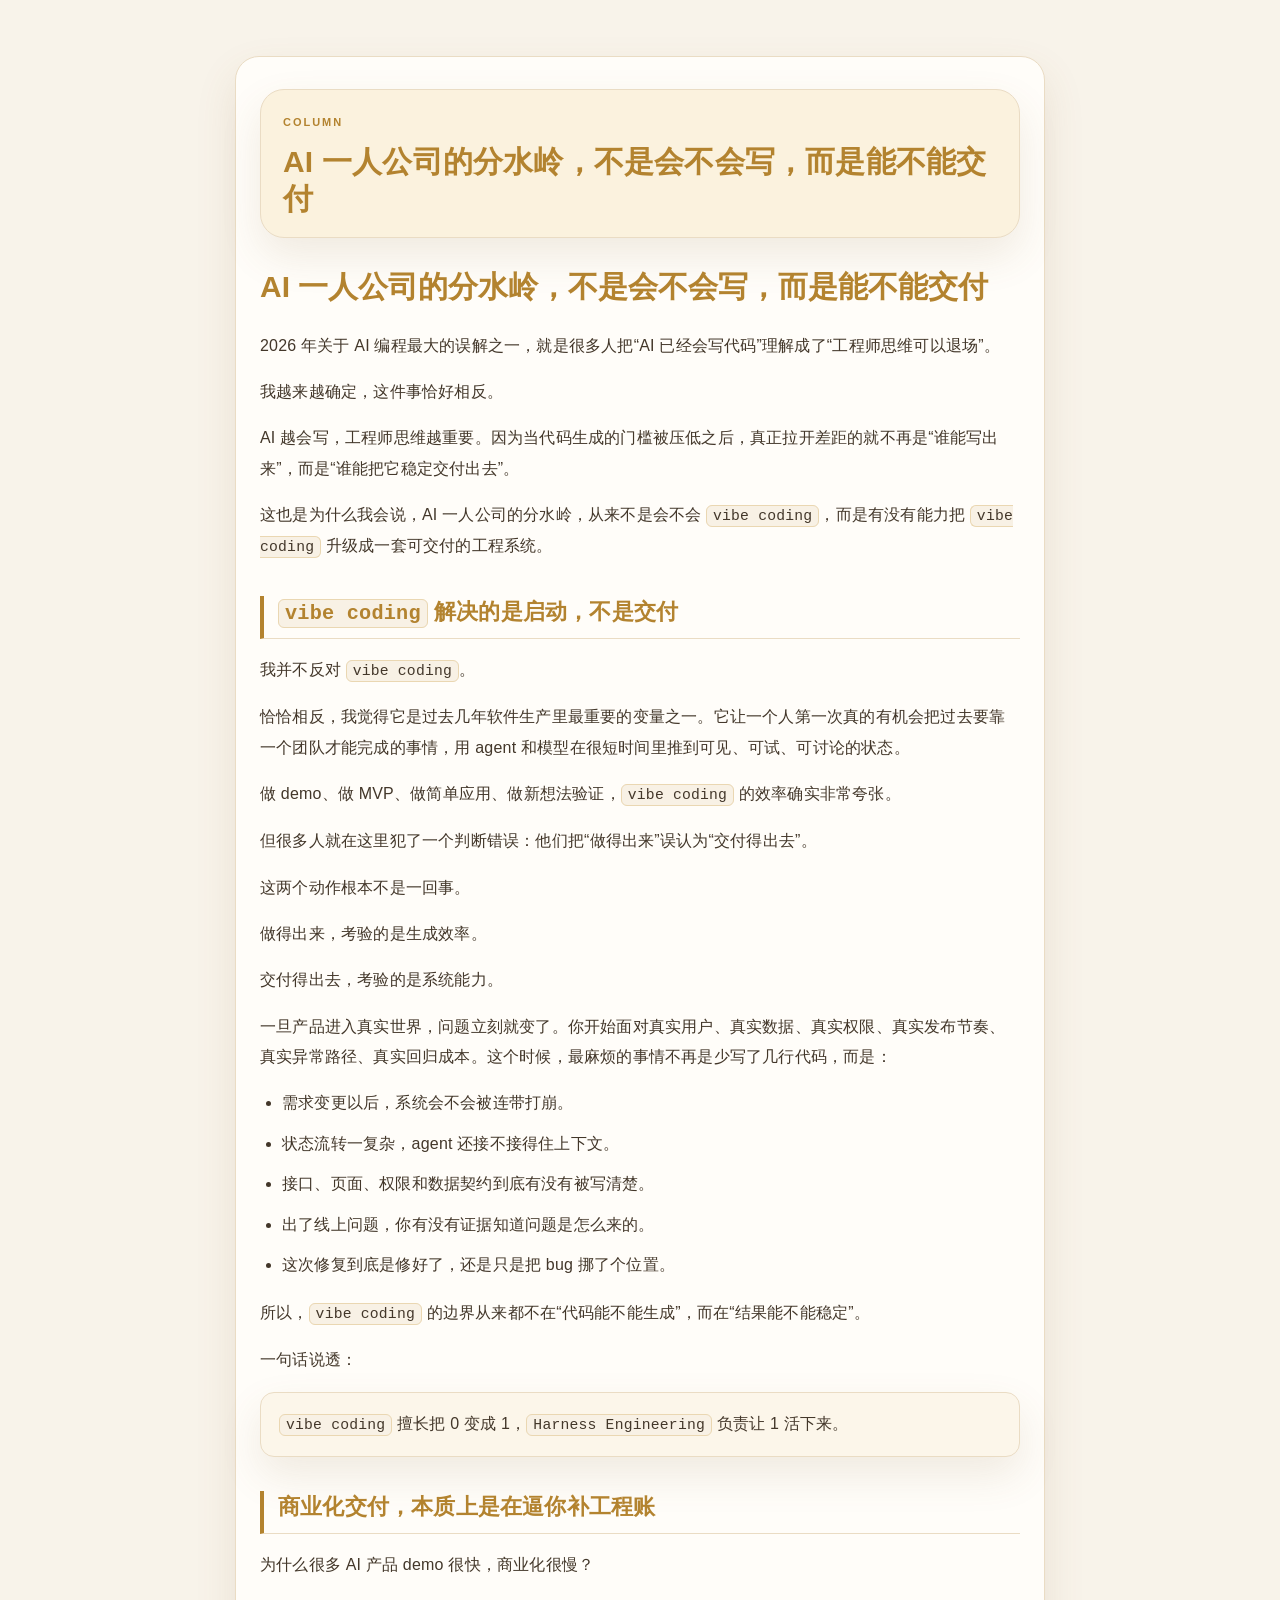
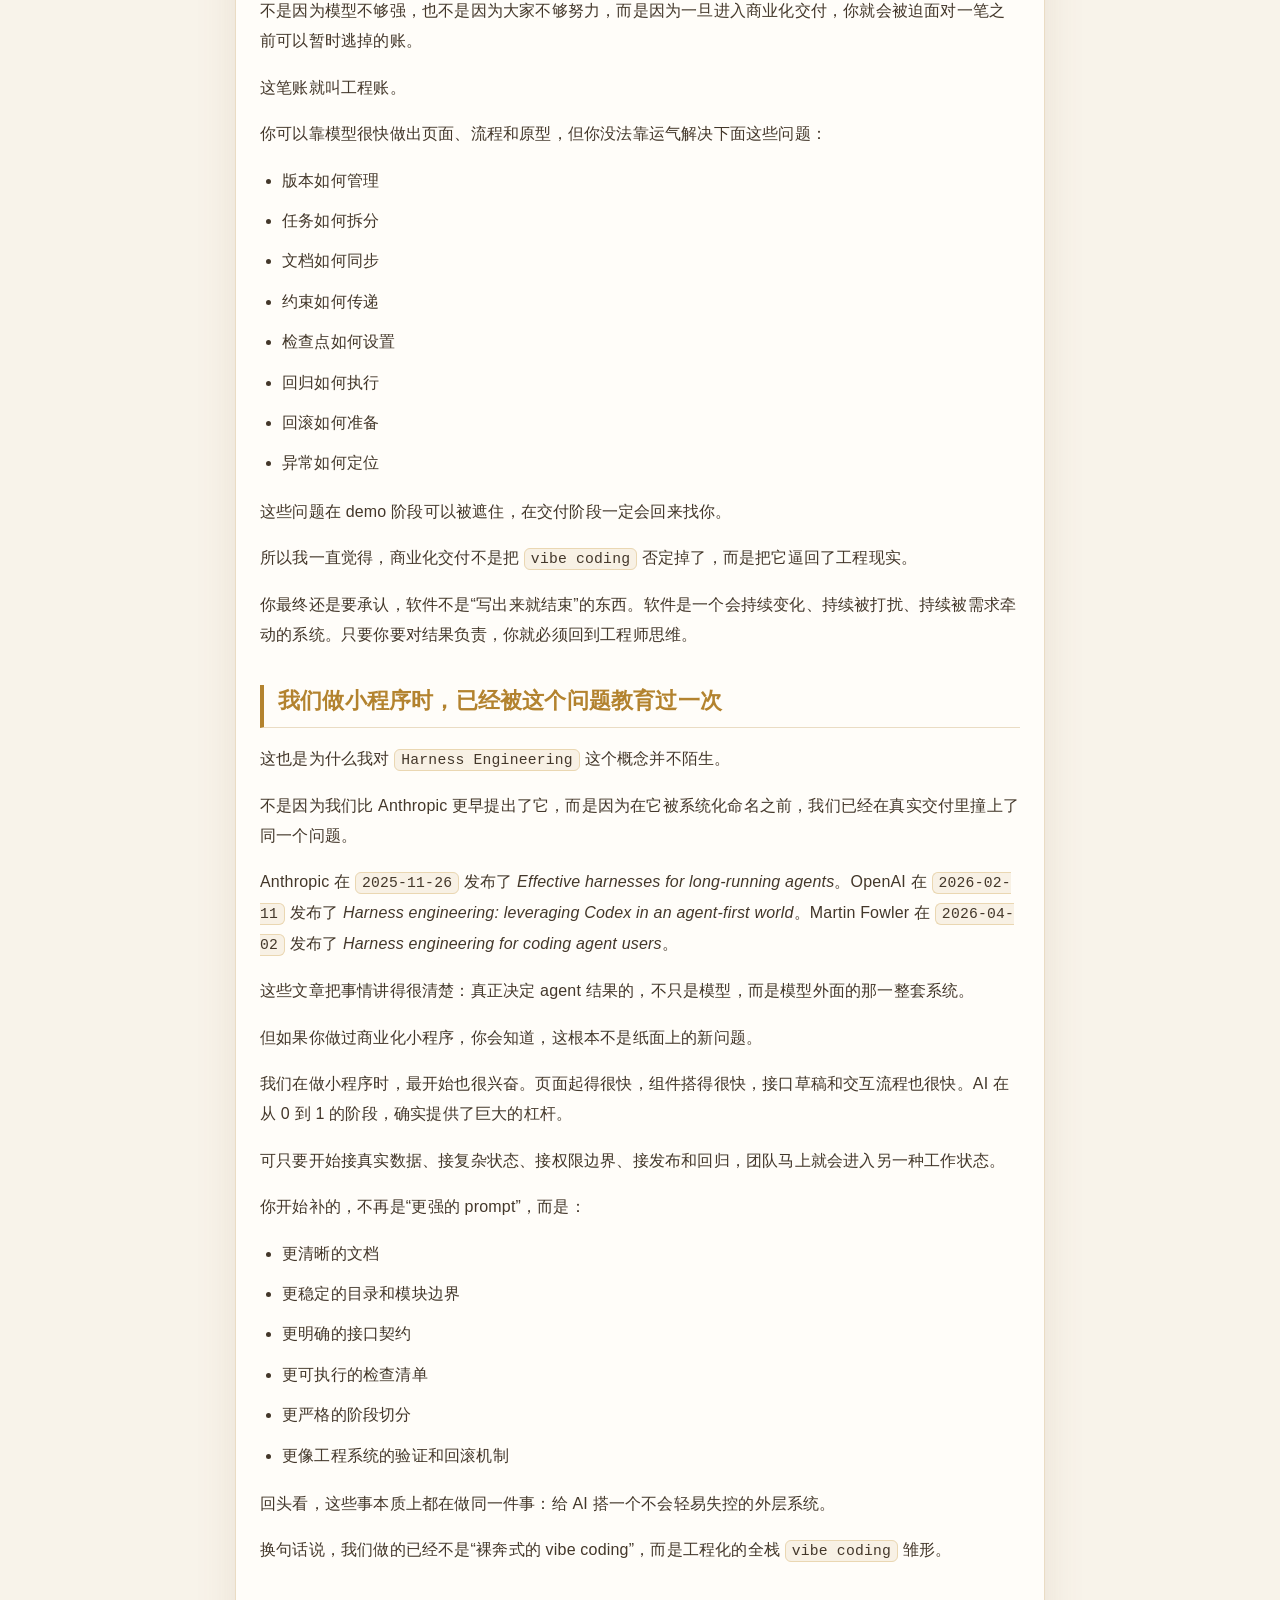
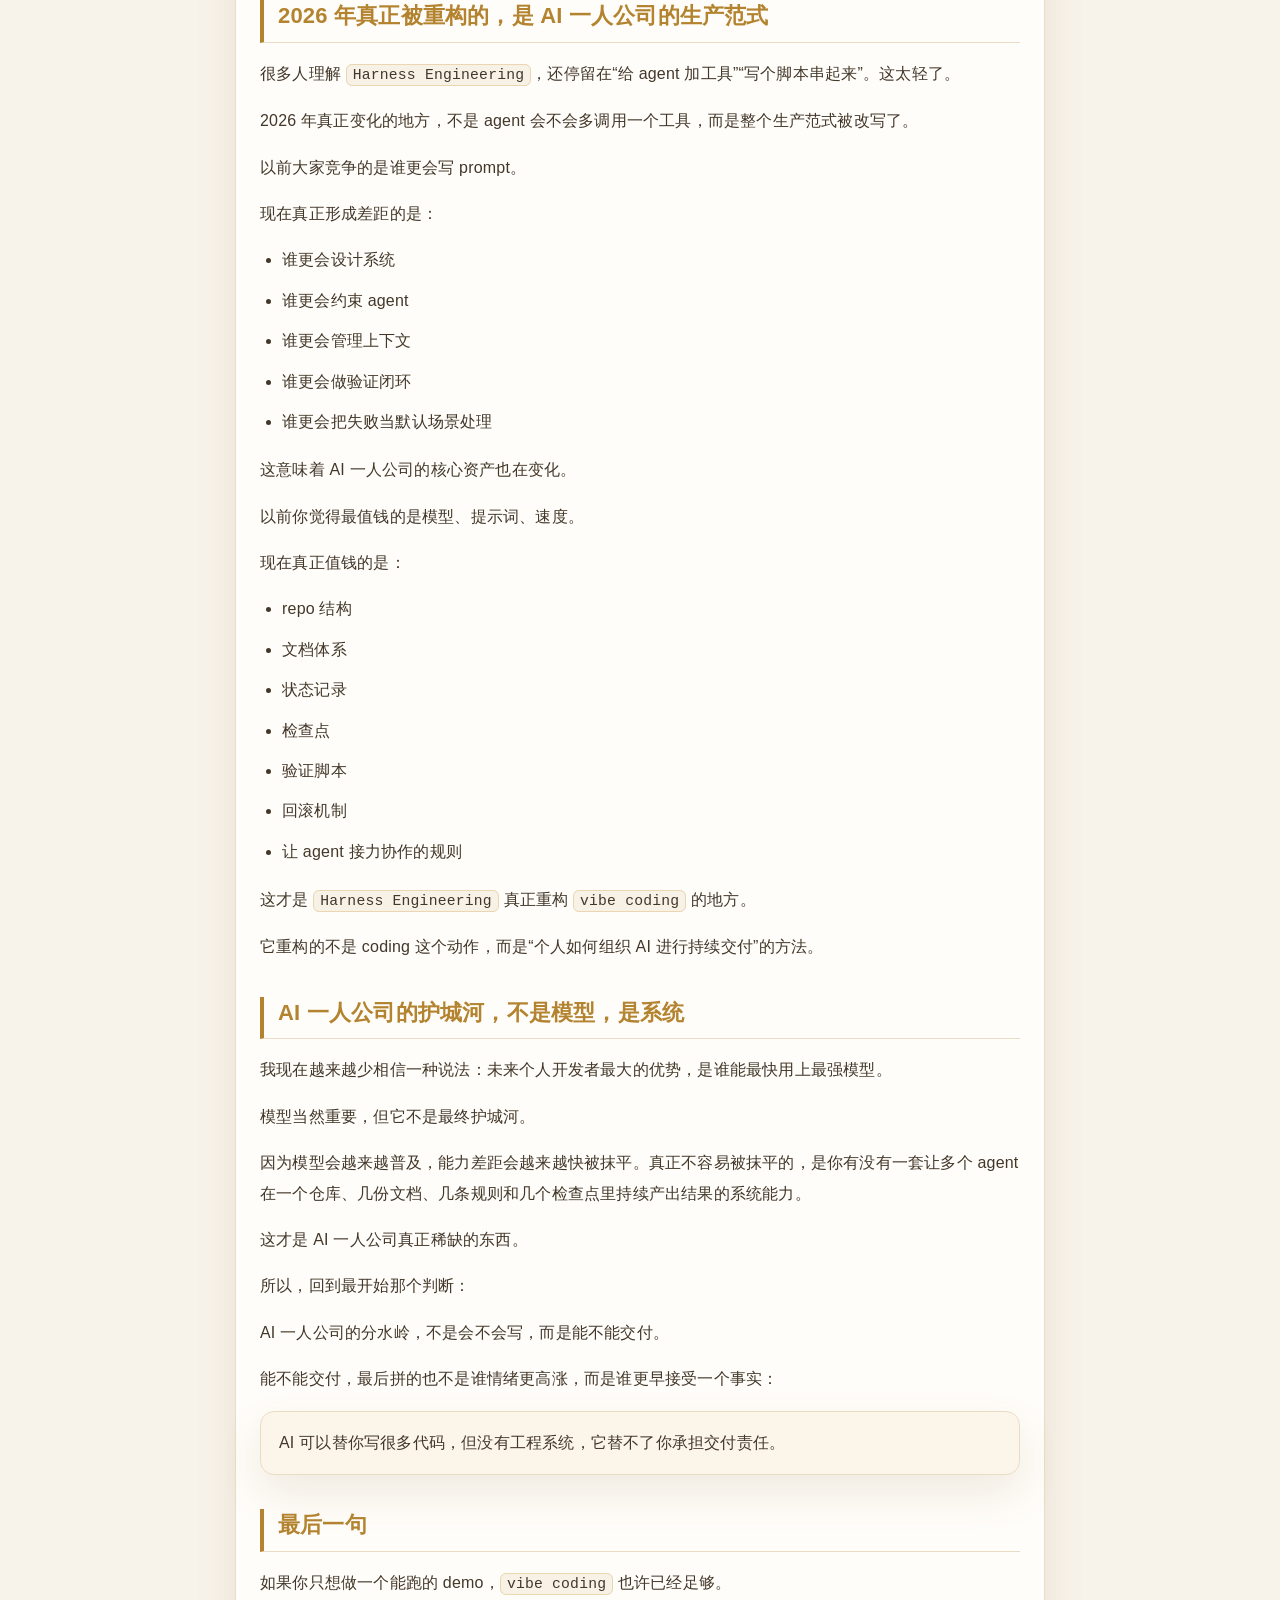
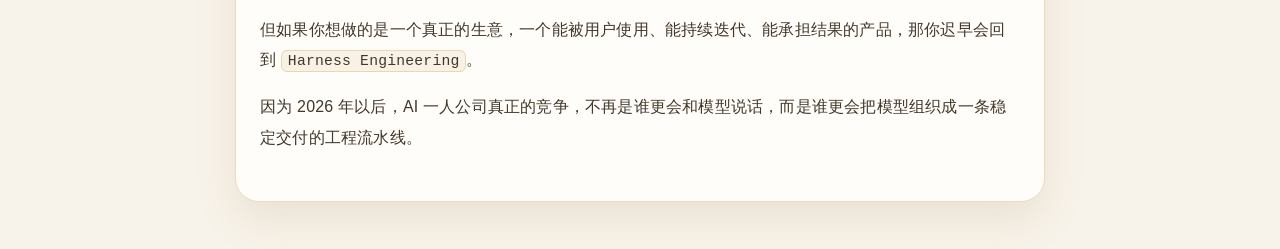
<file: content-production/ready/harness-engineering-vibe-coding-重构-founder-strong-opinion-wechat.html>
<!doctype html><html lang="zh-CN"><head><meta charset="utf-8" /><meta name="viewport" content="width=device-width, initial-scale=1" /><title>AI 一人公司的分水岭，不是会不会写，而是能不能交付</title></head><body style="margin:0;background:#f8f3ea;padding:32px 12px;"><section style="background:#f8f3ea;padding:24px 12px;"><div style="max-width:760px;margin:0 auto;padding:32px 24px;background:#fffdf9;border:1px solid #eadcc4;border-radius:24px;box-shadow:0 18px 42px rgba(132, 101, 46, 0.12);font-family:'PingFang SC','Hiragino Sans GB','Microsoft YaHei',-apple-system,BlinkMacSystemFont,'Segoe UI',sans-serif;color:#43372a;line-height:1.9;letter-spacing:0.2px;"><header style="margin:0 0 30px;padding:22px 22px 20px;background:#fbf2de;border:1px solid #eadcc4;border-radius:24px;box-shadow:0 18px 42px rgba(132, 101, 46, 0.12);text-align:left;"><div style="font-size:11px;letter-spacing:0.18em;font-weight:800;color:#b3832f;margin-bottom:10px;">COLUMN</div><h1 style="margin:0;font-family:'PingFang SC','Hiragino Sans GB','Microsoft YaHei',-apple-system,BlinkMacSystemFont,'Segoe UI',sans-serif;font-size:30px;line-height:1.24;font-weight:800;color:#b3832f;">AI 一人公司的分水岭，不是会不会写，而是能不能交付</h1></header><h1 style="margin:0 0 24px;font-family:'PingFang SC','Hiragino Sans GB','Microsoft YaHei',-apple-system,BlinkMacSystemFont,'Segoe UI',sans-serif;font-size:30px;line-height:1.28;color:#b3832f;font-weight:800;letter-spacing:0;">AI 一人公司的分水岭，不是会不会写，而是能不能交付</h1><p style="margin:0 0 16px;font-size:16px;line-height:1.9;color:#43372a;word-break:break-word;">2026 年关于 AI 编程最大的误解之一，就是很多人把“AI 已经会写代码”理解成了“工程师思维可以退场”。</p><p style="margin:0 0 16px;font-size:16px;line-height:1.9;color:#43372a;word-break:break-word;">我越来越确定，这件事恰好相反。</p><p style="margin:0 0 16px;font-size:16px;line-height:1.9;color:#43372a;word-break:break-word;">AI 越会写，工程师思维越重要。因为当代码生成的门槛被压低之后，真正拉开差距的就不再是“谁能写出来”，而是“谁能把它稳定交付出去”。</p><p style="margin:0 0 16px;font-size:16px;line-height:1.9;color:#43372a;word-break:break-word;">这也是为什么我会说，AI 一人公司的分水岭，从来不是会不会 <code style="font-family:ui-monospace,SFMono-Regular,Menlo,monospace;font-size:0.92em;background:#f8f1e5;border:1px solid #ead7b2;padding:2px 6px;border-radius:6px;">vibe coding</code>，而是有没有能力把 <code style="font-family:ui-monospace,SFMono-Regular,Menlo,monospace;font-size:0.92em;background:#f8f1e5;border:1px solid #ead7b2;padding:2px 6px;border-radius:6px;">vibe coding</code> 升级成一套可交付的工程系统。</p><h2 style="margin:34px 0 16px;padding:0 0 10px 14px;border-left:4px solid #b3832f;border-bottom:1px solid #eadcc4;font-family:'PingFang SC','Hiragino Sans GB','Microsoft YaHei',-apple-system,BlinkMacSystemFont,'Segoe UI',sans-serif;font-size:22px;line-height:1.45;color:#b3832f;font-weight:800;"><code style="font-family:ui-monospace,SFMono-Regular,Menlo,monospace;font-size:0.92em;background:#f8f1e5;border:1px solid #ead7b2;padding:2px 6px;border-radius:6px;">vibe coding</code> 解决的是启动，不是交付</h2><p style="margin:0 0 16px;font-size:16px;line-height:1.9;color:#43372a;word-break:break-word;">我并不反对 <code style="font-family:ui-monospace,SFMono-Regular,Menlo,monospace;font-size:0.92em;background:#f8f1e5;border:1px solid #ead7b2;padding:2px 6px;border-radius:6px;">vibe coding</code>。</p><p style="margin:0 0 16px;font-size:16px;line-height:1.9;color:#43372a;word-break:break-word;">恰恰相反，我觉得它是过去几年软件生产里最重要的变量之一。它让一个人第一次真的有机会把过去要靠一个团队才能完成的事情，用 agent 和模型在很短时间里推到可见、可试、可讨论的状态。</p><p style="margin:0 0 16px;font-size:16px;line-height:1.9;color:#43372a;word-break:break-word;">做 demo、做 MVP、做简单应用、做新想法验证，<code style="font-family:ui-monospace,SFMono-Regular,Menlo,monospace;font-size:0.92em;background:#f8f1e5;border:1px solid #ead7b2;padding:2px 6px;border-radius:6px;">vibe coding</code> 的效率确实非常夸张。</p><p style="margin:0 0 16px;font-size:16px;line-height:1.9;color:#43372a;word-break:break-word;">但很多人就在这里犯了一个判断错误：他们把“做得出来”误认为“交付得出去”。</p><p style="margin:0 0 16px;font-size:16px;line-height:1.9;color:#43372a;word-break:break-word;">这两个动作根本不是一回事。</p><p style="margin:0 0 16px;font-size:16px;line-height:1.9;color:#43372a;word-break:break-word;">做得出来，考验的是生成效率。</p><p style="margin:0 0 16px;font-size:16px;line-height:1.9;color:#43372a;word-break:break-word;">交付得出去，考验的是系统能力。</p><p style="margin:0 0 16px;font-size:16px;line-height:1.9;color:#43372a;word-break:break-word;">一旦产品进入真实世界，问题立刻就变了。你开始面对真实用户、真实数据、真实权限、真实发布节奏、真实异常路径、真实回归成本。这个时候，最麻烦的事情不再是少写了几行代码，而是：</p><ul style="margin:0 0 18px;padding-left:22px;color:#43372a;line-height:1.9;"><li style="margin:0 0 10px;">需求变更以后，系统会不会被连带打崩。</li><li style="margin:0 0 10px;">状态流转一复杂，agent 还接不接得住上下文。</li><li style="margin:0 0 10px;">接口、页面、权限和数据契约到底有没有被写清楚。</li><li style="margin:0 0 10px;">出了线上问题，你有没有证据知道问题是怎么来的。</li><li style="margin:0 0 10px;">这次修复到底是修好了，还是只是把 bug 挪了个位置。</li></ul><p style="margin:0 0 16px;font-size:16px;line-height:1.9;color:#43372a;word-break:break-word;">所以，<code style="font-family:ui-monospace,SFMono-Regular,Menlo,monospace;font-size:0.92em;background:#f8f1e5;border:1px solid #ead7b2;padding:2px 6px;border-radius:6px;">vibe coding</code> 的边界从来都不在“代码能不能生成”，而在“结果能不能稳定”。</p><p style="margin:0 0 16px;font-size:16px;line-height:1.9;color:#43372a;word-break:break-word;">一句话说透：</p><blockquote style="margin:0 0 20px;padding:16px 18px;background:#fcf6ea;border:1px solid #eadcc4;border-radius:14px;box-shadow:0 18px 42px rgba(132, 101, 46, 0.12);"><p style="margin:0 0 16px;font-size:16px;line-height:1.9;color:#43372a;word-break:break-word;margin:0;"><code style="font-family:ui-monospace,SFMono-Regular,Menlo,monospace;font-size:0.92em;background:#f8f1e5;border:1px solid #ead7b2;padding:2px 6px;border-radius:6px;">vibe coding</code> 擅长把 0 变成 1，<code style="font-family:ui-monospace,SFMono-Regular,Menlo,monospace;font-size:0.92em;background:#f8f1e5;border:1px solid #ead7b2;padding:2px 6px;border-radius:6px;">Harness Engineering</code> 负责让 1 活下来。</p></blockquote><h2 style="margin:34px 0 16px;padding:0 0 10px 14px;border-left:4px solid #b3832f;border-bottom:1px solid #eadcc4;font-family:'PingFang SC','Hiragino Sans GB','Microsoft YaHei',-apple-system,BlinkMacSystemFont,'Segoe UI',sans-serif;font-size:22px;line-height:1.45;color:#b3832f;font-weight:800;">商业化交付，本质上是在逼你补工程账</h2><p style="margin:0 0 16px;font-size:16px;line-height:1.9;color:#43372a;word-break:break-word;">为什么很多 AI 产品 demo 很快，商业化很慢？</p><p style="margin:0 0 16px;font-size:16px;line-height:1.9;color:#43372a;word-break:break-word;">不是因为模型不够强，也不是因为大家不够努力，而是因为一旦进入商业化交付，你就会被迫面对一笔之前可以暂时逃掉的账。</p><p style="margin:0 0 16px;font-size:16px;line-height:1.9;color:#43372a;word-break:break-word;">这笔账就叫工程账。</p><p style="margin:0 0 16px;font-size:16px;line-height:1.9;color:#43372a;word-break:break-word;">你可以靠模型很快做出页面、流程和原型，但你没法靠运气解决下面这些问题：</p><ul style="margin:0 0 18px;padding-left:22px;color:#43372a;line-height:1.9;"><li style="margin:0 0 10px;">版本如何管理</li><li style="margin:0 0 10px;">任务如何拆分</li><li style="margin:0 0 10px;">文档如何同步</li><li style="margin:0 0 10px;">约束如何传递</li><li style="margin:0 0 10px;">检查点如何设置</li><li style="margin:0 0 10px;">回归如何执行</li><li style="margin:0 0 10px;">回滚如何准备</li><li style="margin:0 0 10px;">异常如何定位</li></ul><p style="margin:0 0 16px;font-size:16px;line-height:1.9;color:#43372a;word-break:break-word;">这些问题在 demo 阶段可以被遮住，在交付阶段一定会回来找你。</p><p style="margin:0 0 16px;font-size:16px;line-height:1.9;color:#43372a;word-break:break-word;">所以我一直觉得，商业化交付不是把 <code style="font-family:ui-monospace,SFMono-Regular,Menlo,monospace;font-size:0.92em;background:#f8f1e5;border:1px solid #ead7b2;padding:2px 6px;border-radius:6px;">vibe coding</code> 否定掉了，而是把它逼回了工程现实。</p><p style="margin:0 0 16px;font-size:16px;line-height:1.9;color:#43372a;word-break:break-word;">你最终还是要承认，软件不是“写出来就结束”的东西。软件是一个会持续变化、持续被打扰、持续被需求牵动的系统。只要你要对结果负责，你就必须回到工程师思维。</p><h2 style="margin:34px 0 16px;padding:0 0 10px 14px;border-left:4px solid #b3832f;border-bottom:1px solid #eadcc4;font-family:'PingFang SC','Hiragino Sans GB','Microsoft YaHei',-apple-system,BlinkMacSystemFont,'Segoe UI',sans-serif;font-size:22px;line-height:1.45;color:#b3832f;font-weight:800;">我们做小程序时，已经被这个问题教育过一次</h2><p style="margin:0 0 16px;font-size:16px;line-height:1.9;color:#43372a;word-break:break-word;">这也是为什么我对 <code style="font-family:ui-monospace,SFMono-Regular,Menlo,monospace;font-size:0.92em;background:#f8f1e5;border:1px solid #ead7b2;padding:2px 6px;border-radius:6px;">Harness Engineering</code> 这个概念并不陌生。</p><p style="margin:0 0 16px;font-size:16px;line-height:1.9;color:#43372a;word-break:break-word;">不是因为我们比 Anthropic 更早提出了它，而是因为在它被系统化命名之前，我们已经在真实交付里撞上了同一个问题。</p><p style="margin:0 0 16px;font-size:16px;line-height:1.9;color:#43372a;word-break:break-word;">Anthropic 在 <code style="font-family:ui-monospace,SFMono-Regular,Menlo,monospace;font-size:0.92em;background:#f8f1e5;border:1px solid #ead7b2;padding:2px 6px;border-radius:6px;">2025-11-26</code> 发布了 <em style="font-style:italic;">Effective harnesses for long-running agents</em>。OpenAI 在 <code style="font-family:ui-monospace,SFMono-Regular,Menlo,monospace;font-size:0.92em;background:#f8f1e5;border:1px solid #ead7b2;padding:2px 6px;border-radius:6px;">2026-02-11</code> 发布了 <em style="font-style:italic;">Harness engineering: leveraging Codex in an agent-first world</em>。Martin Fowler 在 <code style="font-family:ui-monospace,SFMono-Regular,Menlo,monospace;font-size:0.92em;background:#f8f1e5;border:1px solid #ead7b2;padding:2px 6px;border-radius:6px;">2026-04-02</code> 发布了 <em style="font-style:italic;">Harness engineering for coding agent users</em>。</p><p style="margin:0 0 16px;font-size:16px;line-height:1.9;color:#43372a;word-break:break-word;">这些文章把事情讲得很清楚：真正决定 agent 结果的，不只是模型，而是模型外面的那一整套系统。</p><p style="margin:0 0 16px;font-size:16px;line-height:1.9;color:#43372a;word-break:break-word;">但如果你做过商业化小程序，你会知道，这根本不是纸面上的新问题。</p><p style="margin:0 0 16px;font-size:16px;line-height:1.9;color:#43372a;word-break:break-word;">我们在做小程序时，最开始也很兴奋。页面起得很快，组件搭得很快，接口草稿和交互流程也很快。AI 在从 0 到 1 的阶段，确实提供了巨大的杠杆。</p><p style="margin:0 0 16px;font-size:16px;line-height:1.9;color:#43372a;word-break:break-word;">可只要开始接真实数据、接复杂状态、接权限边界、接发布和回归，团队马上就会进入另一种工作状态。</p><p style="margin:0 0 16px;font-size:16px;line-height:1.9;color:#43372a;word-break:break-word;">你开始补的，不再是“更强的 prompt”，而是：</p><ul style="margin:0 0 18px;padding-left:22px;color:#43372a;line-height:1.9;"><li style="margin:0 0 10px;">更清晰的文档</li><li style="margin:0 0 10px;">更稳定的目录和模块边界</li><li style="margin:0 0 10px;">更明确的接口契约</li><li style="margin:0 0 10px;">更可执行的检查清单</li><li style="margin:0 0 10px;">更严格的阶段切分</li><li style="margin:0 0 10px;">更像工程系统的验证和回滚机制</li></ul><p style="margin:0 0 16px;font-size:16px;line-height:1.9;color:#43372a;word-break:break-word;">回头看，这些事本质上都在做同一件事：给 AI 搭一个不会轻易失控的外层系统。</p><p style="margin:0 0 16px;font-size:16px;line-height:1.9;color:#43372a;word-break:break-word;">换句话说，我们做的已经不是“裸奔式的 vibe coding”，而是工程化的全栈 <code style="font-family:ui-monospace,SFMono-Regular,Menlo,monospace;font-size:0.92em;background:#f8f1e5;border:1px solid #ead7b2;padding:2px 6px;border-radius:6px;">vibe coding</code> 雏形。</p><h2 style="margin:34px 0 16px;padding:0 0 10px 14px;border-left:4px solid #b3832f;border-bottom:1px solid #eadcc4;font-family:'PingFang SC','Hiragino Sans GB','Microsoft YaHei',-apple-system,BlinkMacSystemFont,'Segoe UI',sans-serif;font-size:22px;line-height:1.45;color:#b3832f;font-weight:800;">2026 年真正被重构的，是 AI 一人公司的生产范式</h2><p style="margin:0 0 16px;font-size:16px;line-height:1.9;color:#43372a;word-break:break-word;">很多人理解 <code style="font-family:ui-monospace,SFMono-Regular,Menlo,monospace;font-size:0.92em;background:#f8f1e5;border:1px solid #ead7b2;padding:2px 6px;border-radius:6px;">Harness Engineering</code>，还停留在“给 agent 加工具”“写个脚本串起来”。这太轻了。</p><p style="margin:0 0 16px;font-size:16px;line-height:1.9;color:#43372a;word-break:break-word;">2026 年真正变化的地方，不是 agent 会不会多调用一个工具，而是整个生产范式被改写了。</p><p style="margin:0 0 16px;font-size:16px;line-height:1.9;color:#43372a;word-break:break-word;">以前大家竞争的是谁更会写 prompt。</p><p style="margin:0 0 16px;font-size:16px;line-height:1.9;color:#43372a;word-break:break-word;">现在真正形成差距的是：</p><ul style="margin:0 0 18px;padding-left:22px;color:#43372a;line-height:1.9;"><li style="margin:0 0 10px;">谁更会设计系统</li><li style="margin:0 0 10px;">谁更会约束 agent</li><li style="margin:0 0 10px;">谁更会管理上下文</li><li style="margin:0 0 10px;">谁更会做验证闭环</li><li style="margin:0 0 10px;">谁更会把失败当默认场景处理</li></ul><p style="margin:0 0 16px;font-size:16px;line-height:1.9;color:#43372a;word-break:break-word;">这意味着 AI 一人公司的核心资产也在变化。</p><p style="margin:0 0 16px;font-size:16px;line-height:1.9;color:#43372a;word-break:break-word;">以前你觉得最值钱的是模型、提示词、速度。</p><p style="margin:0 0 16px;font-size:16px;line-height:1.9;color:#43372a;word-break:break-word;">现在真正值钱的是：</p><ul style="margin:0 0 18px;padding-left:22px;color:#43372a;line-height:1.9;"><li style="margin:0 0 10px;">repo 结构</li><li style="margin:0 0 10px;">文档体系</li><li style="margin:0 0 10px;">状态记录</li><li style="margin:0 0 10px;">检查点</li><li style="margin:0 0 10px;">验证脚本</li><li style="margin:0 0 10px;">回滚机制</li><li style="margin:0 0 10px;">让 agent 接力协作的规则</li></ul><p style="margin:0 0 16px;font-size:16px;line-height:1.9;color:#43372a;word-break:break-word;">这才是 <code style="font-family:ui-monospace,SFMono-Regular,Menlo,monospace;font-size:0.92em;background:#f8f1e5;border:1px solid #ead7b2;padding:2px 6px;border-radius:6px;">Harness Engineering</code> 真正重构 <code style="font-family:ui-monospace,SFMono-Regular,Menlo,monospace;font-size:0.92em;background:#f8f1e5;border:1px solid #ead7b2;padding:2px 6px;border-radius:6px;">vibe coding</code> 的地方。</p><p style="margin:0 0 16px;font-size:16px;line-height:1.9;color:#43372a;word-break:break-word;">它重构的不是 coding 这个动作，而是“个人如何组织 AI 进行持续交付”的方法。</p><h2 style="margin:34px 0 16px;padding:0 0 10px 14px;border-left:4px solid #b3832f;border-bottom:1px solid #eadcc4;font-family:'PingFang SC','Hiragino Sans GB','Microsoft YaHei',-apple-system,BlinkMacSystemFont,'Segoe UI',sans-serif;font-size:22px;line-height:1.45;color:#b3832f;font-weight:800;">AI 一人公司的护城河，不是模型，是系统</h2><p style="margin:0 0 16px;font-size:16px;line-height:1.9;color:#43372a;word-break:break-word;">我现在越来越少相信一种说法：未来个人开发者最大的优势，是谁能最快用上最强模型。</p><p style="margin:0 0 16px;font-size:16px;line-height:1.9;color:#43372a;word-break:break-word;">模型当然重要，但它不是最终护城河。</p><p style="margin:0 0 16px;font-size:16px;line-height:1.9;color:#43372a;word-break:break-word;">因为模型会越来越普及，能力差距会越来越快被抹平。真正不容易被抹平的，是你有没有一套让多个 agent 在一个仓库、几份文档、几条规则和几个检查点里持续产出结果的系统能力。</p><p style="margin:0 0 16px;font-size:16px;line-height:1.9;color:#43372a;word-break:break-word;">这才是 AI 一人公司真正稀缺的东西。</p><p style="margin:0 0 16px;font-size:16px;line-height:1.9;color:#43372a;word-break:break-word;">所以，回到最开始那个判断：</p><p style="margin:0 0 16px;font-size:16px;line-height:1.9;color:#43372a;word-break:break-word;">AI 一人公司的分水岭，不是会不会写，而是能不能交付。</p><p style="margin:0 0 16px;font-size:16px;line-height:1.9;color:#43372a;word-break:break-word;">能不能交付，最后拼的也不是谁情绪更高涨，而是谁更早接受一个事实：</p><blockquote style="margin:0 0 20px;padding:16px 18px;background:#fcf6ea;border:1px solid #eadcc4;border-radius:14px;box-shadow:0 18px 42px rgba(132, 101, 46, 0.12);"><p style="margin:0 0 16px;font-size:16px;line-height:1.9;color:#43372a;word-break:break-word;margin:0;">AI 可以替你写很多代码，但没有工程系统，它替不了你承担交付责任。</p></blockquote><h2 style="margin:34px 0 16px;padding:0 0 10px 14px;border-left:4px solid #b3832f;border-bottom:1px solid #eadcc4;font-family:'PingFang SC','Hiragino Sans GB','Microsoft YaHei',-apple-system,BlinkMacSystemFont,'Segoe UI',sans-serif;font-size:22px;line-height:1.45;color:#b3832f;font-weight:800;">最后一句</h2><p style="margin:0 0 16px;font-size:16px;line-height:1.9;color:#43372a;word-break:break-word;">如果你只想做一个能跑的 demo，<code style="font-family:ui-monospace,SFMono-Regular,Menlo,monospace;font-size:0.92em;background:#f8f1e5;border:1px solid #ead7b2;padding:2px 6px;border-radius:6px;">vibe coding</code> 也许已经足够。</p><p style="margin:0 0 16px;font-size:16px;line-height:1.9;color:#43372a;word-break:break-word;">但如果你想做的是一个真正的生意，一个能被用户使用、能持续迭代、能承担结果的产品，那你迟早会回到 <code style="font-family:ui-monospace,SFMono-Regular,Menlo,monospace;font-size:0.92em;background:#f8f1e5;border:1px solid #ead7b2;padding:2px 6px;border-radius:6px;">Harness Engineering</code>。</p><p style="margin:0 0 16px;font-size:16px;line-height:1.9;color:#43372a;word-break:break-word;">因为 2026 年以后，AI 一人公司真正的竞争，不再是谁更会和模型说话，而是谁更会把模型组织成一条稳定交付的工程流水线。</p></div></section></body></html>
</file>
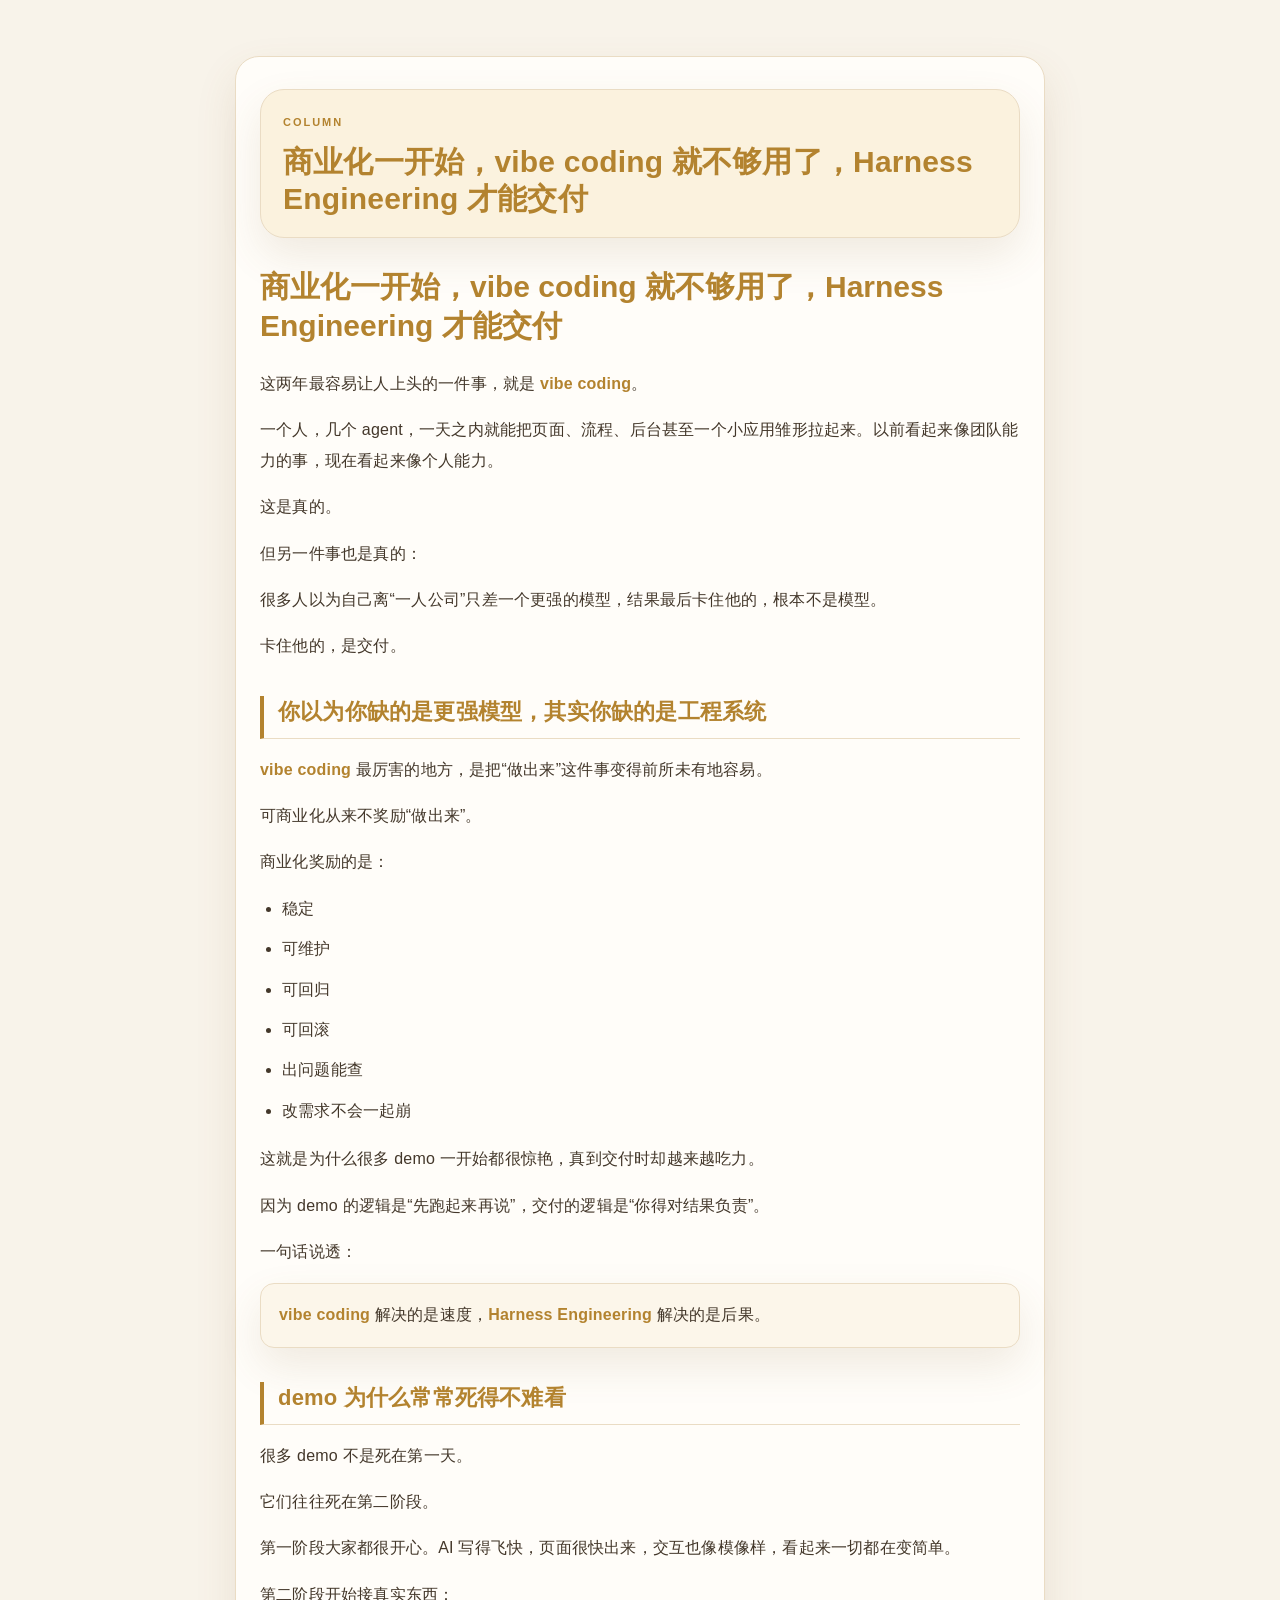
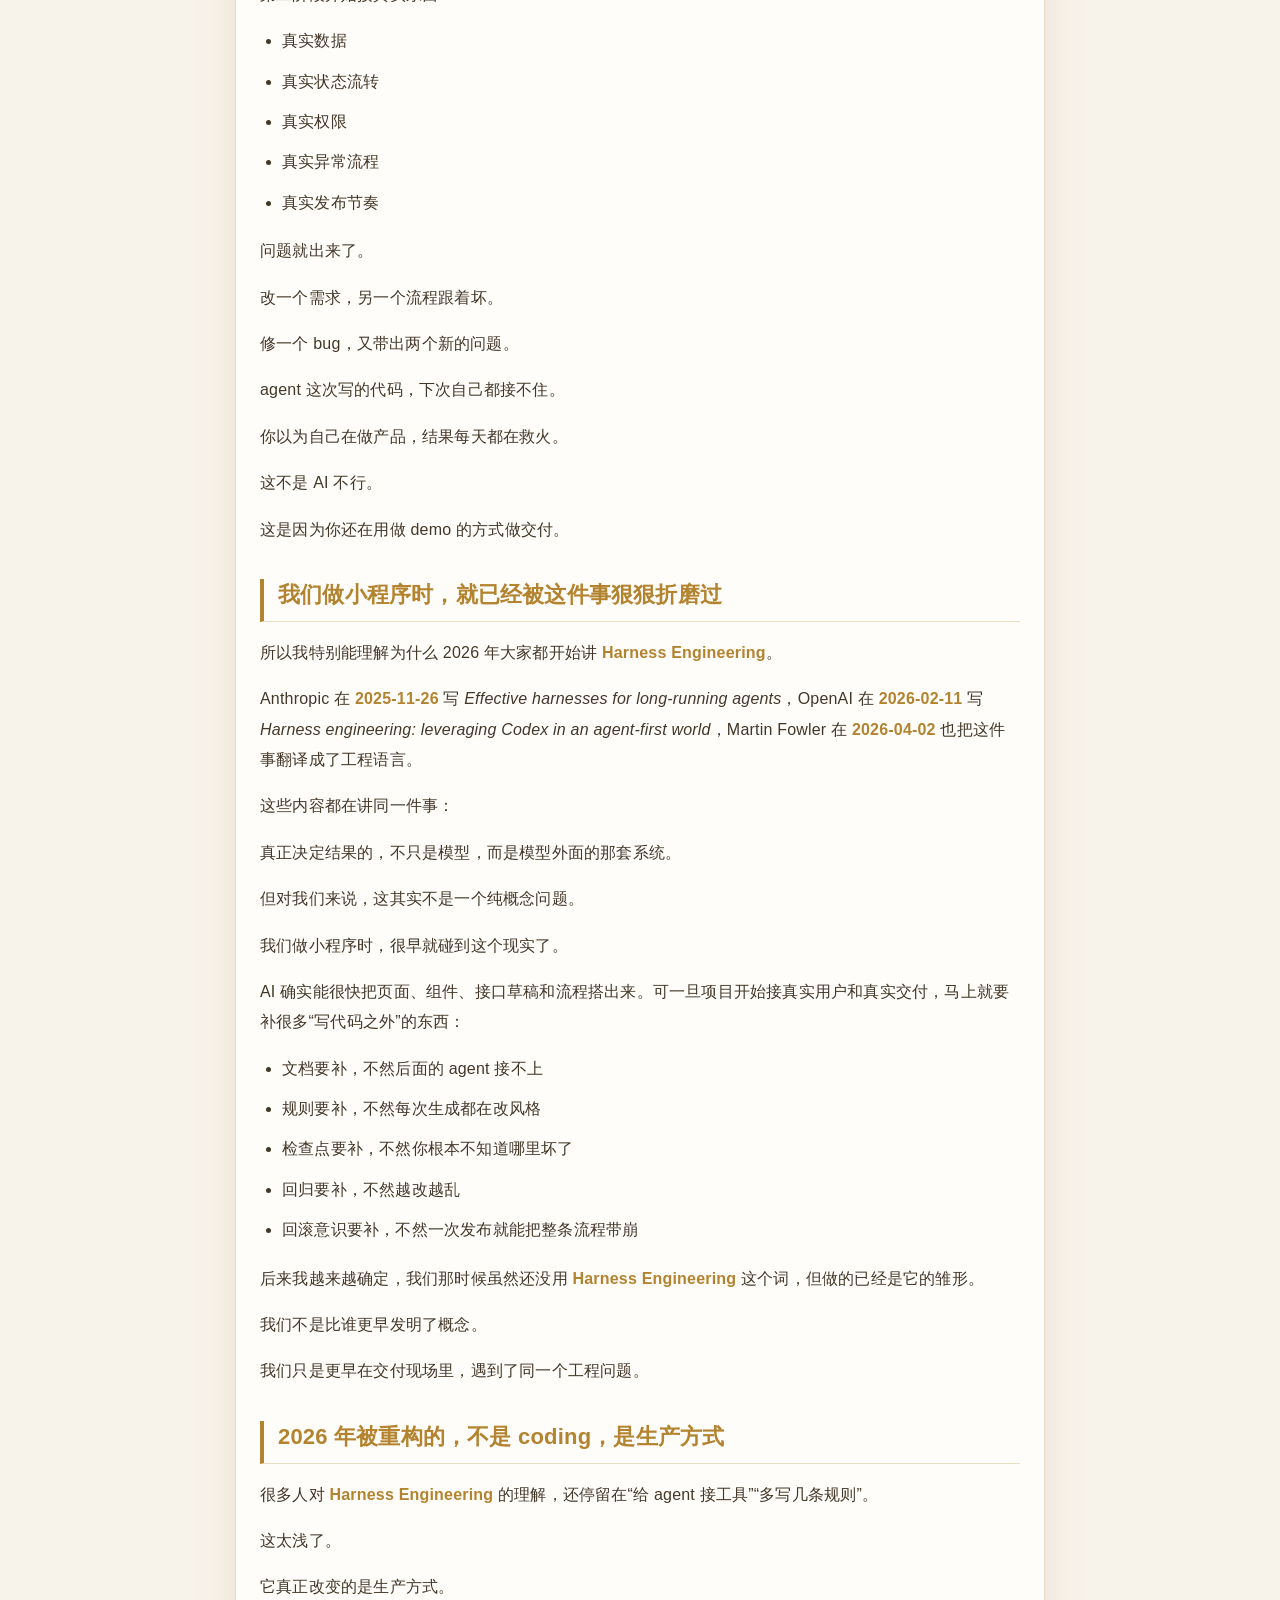
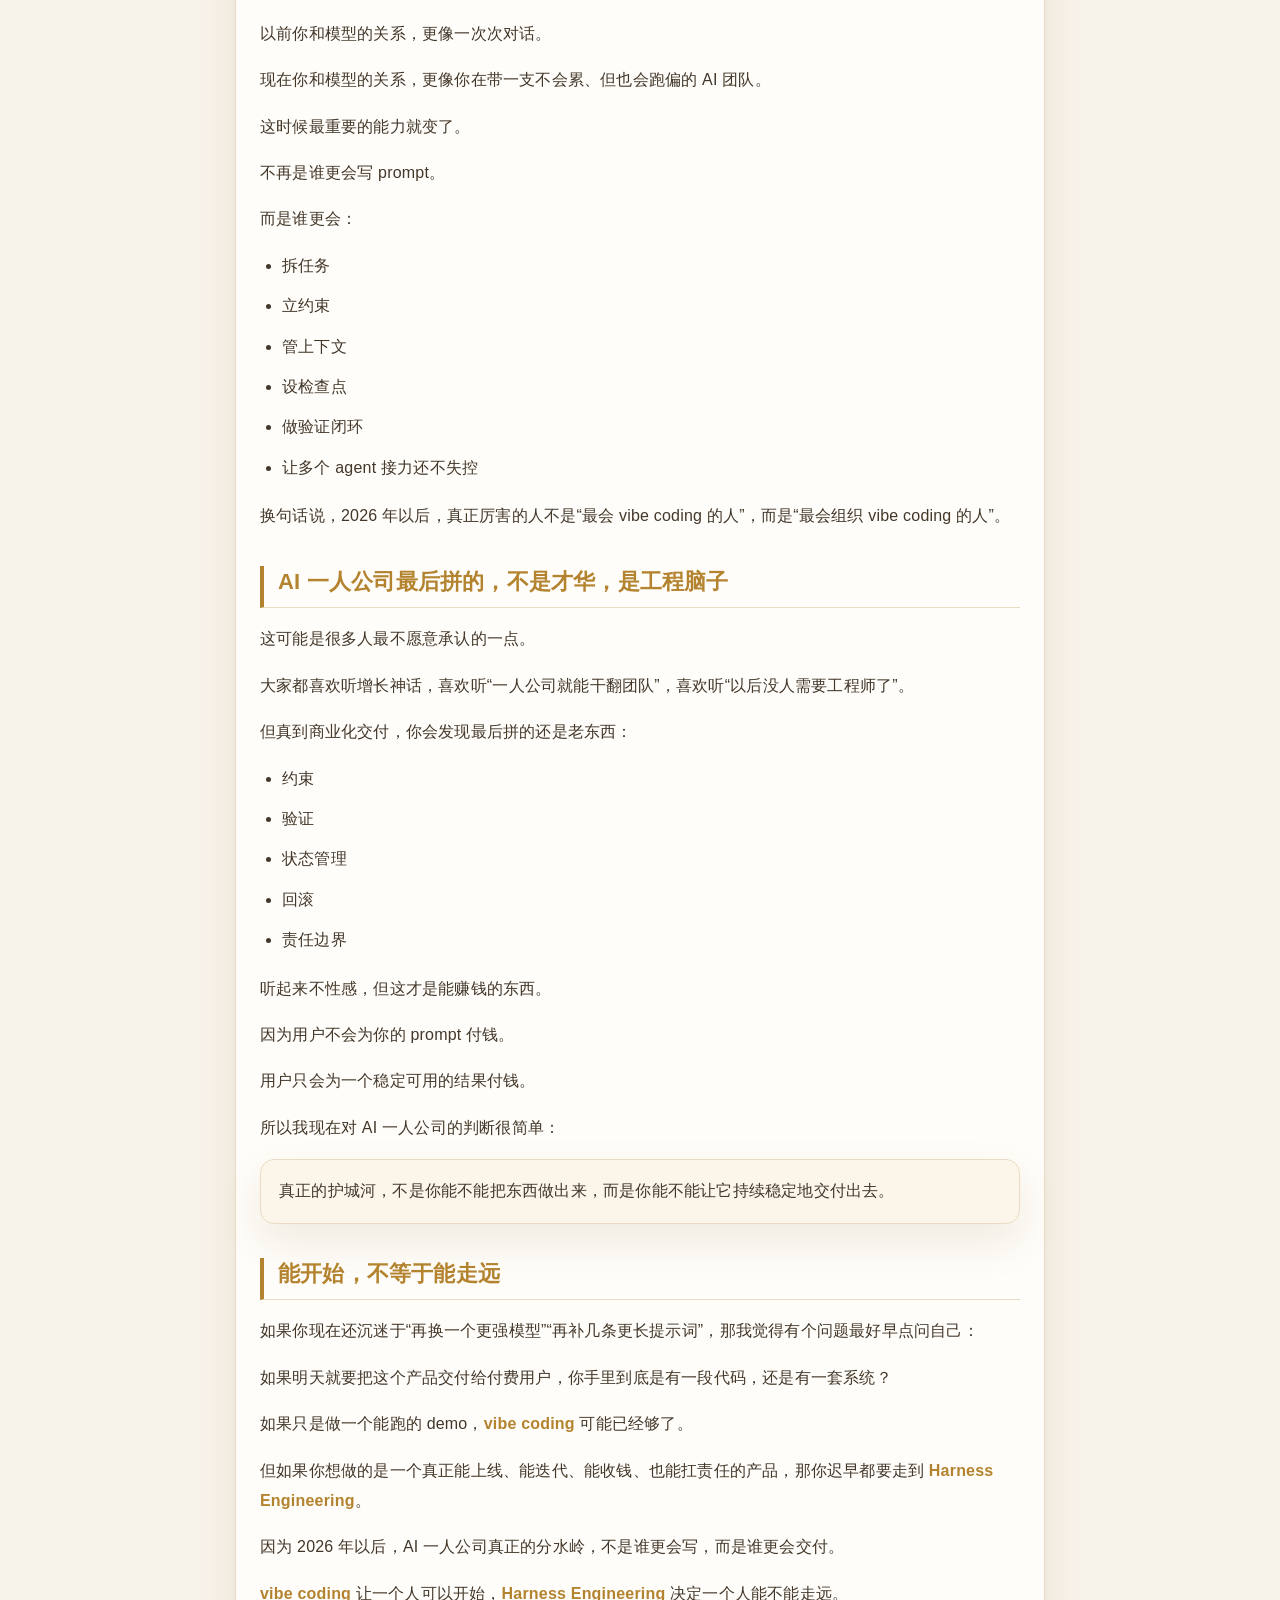
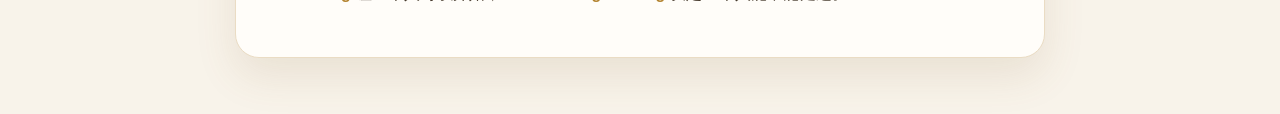
<file: content-production/ready/harness-engineering-vibe-coding-重构-wechat-viral-wechat.html>
<!doctype html><html lang="zh-CN"><head><meta charset="utf-8" /><meta name="viewport" content="width=device-width, initial-scale=1" /><title>商业化一开始，vibe coding 就不够用了，Harness Engineering 才能交付</title></head><body style="margin:0;background:#f8f3ea;padding:32px 12px;"><section style="background:#f8f3ea;padding:24px 12px;"><div style="max-width:760px;margin:0 auto;padding:32px 24px;background:#fffdf9;border:1px solid #eadcc4;border-radius:24px;box-shadow:0 18px 42px rgba(132, 101, 46, 0.12);font-family:'PingFang SC','Hiragino Sans GB','Microsoft YaHei',-apple-system,BlinkMacSystemFont,'Segoe UI',sans-serif;color:#43372a;line-height:1.9;letter-spacing:0.2px;"><header style="margin:0 0 30px;padding:22px 22px 20px;background:#fbf2de;border:1px solid #eadcc4;border-radius:24px;box-shadow:0 18px 42px rgba(132, 101, 46, 0.12);text-align:left;"><div style="font-size:11px;letter-spacing:0.18em;font-weight:800;color:#b3832f;margin-bottom:10px;">COLUMN</div><h1 style="margin:0;font-family:'PingFang SC','Hiragino Sans GB','Microsoft YaHei',-apple-system,BlinkMacSystemFont,'Segoe UI',sans-serif;font-size:30px;line-height:1.24;font-weight:800;color:#b3832f;">商业化一开始，vibe coding 就不够用了，Harness Engineering 才能交付</h1></header><h1 style="margin:0 0 24px;font-family:'PingFang SC','Hiragino Sans GB','Microsoft YaHei',-apple-system,BlinkMacSystemFont,'Segoe UI',sans-serif;font-size:30px;line-height:1.28;color:#b3832f;font-weight:800;letter-spacing:0;">商业化一开始，vibe coding 就不够用了，Harness Engineering 才能交付</h1><p style="margin:0 0 16px;font-size:16px;line-height:1.9;color:#43372a;word-break:break-word;">这两年最容易让人上头的一件事，就是 <code style="font-family:inherit;font-size:1em;color:#b3832f;font-weight:700;">vibe coding</code>。</p><p style="margin:0 0 16px;font-size:16px;line-height:1.9;color:#43372a;word-break:break-word;">一个人，几个 agent，一天之内就能把页面、流程、后台甚至一个小应用雏形拉起来。以前看起来像团队能力的事，现在看起来像个人能力。</p><p style="margin:0 0 16px;font-size:16px;line-height:1.9;color:#43372a;word-break:break-word;">这是真的。</p><p style="margin:0 0 16px;font-size:16px;line-height:1.9;color:#43372a;word-break:break-word;">但另一件事也是真的：</p><p style="margin:0 0 16px;font-size:16px;line-height:1.9;color:#43372a;word-break:break-word;">很多人以为自己离“一人公司”只差一个更强的模型，结果最后卡住他的，根本不是模型。</p><p style="margin:0 0 16px;font-size:16px;line-height:1.9;color:#43372a;word-break:break-word;">卡住他的，是交付。</p><h2 style="margin:34px 0 16px;padding:0 0 10px 14px;border-left:4px solid #b3832f;border-bottom:1px solid #eadcc4;font-family:'PingFang SC','Hiragino Sans GB','Microsoft YaHei',-apple-system,BlinkMacSystemFont,'Segoe UI',sans-serif;font-size:22px;line-height:1.45;color:#b3832f;font-weight:800;">你以为你缺的是更强模型，其实你缺的是工程系统</h2><p style="margin:0 0 16px;font-size:16px;line-height:1.9;color:#43372a;word-break:break-word;"><code style="font-family:inherit;font-size:1em;color:#b3832f;font-weight:700;">vibe coding</code> 最厉害的地方，是把“做出来”这件事变得前所未有地容易。</p><p style="margin:0 0 16px;font-size:16px;line-height:1.9;color:#43372a;word-break:break-word;">可商业化从来不奖励“做出来”。</p><p style="margin:0 0 16px;font-size:16px;line-height:1.9;color:#43372a;word-break:break-word;">商业化奖励的是：</p><ul style="margin:0 0 18px;padding-left:22px;color:#43372a;line-height:1.9;"><li style="margin:0 0 10px;">稳定</li><li style="margin:0 0 10px;">可维护</li><li style="margin:0 0 10px;">可回归</li><li style="margin:0 0 10px;">可回滚</li><li style="margin:0 0 10px;">出问题能查</li><li style="margin:0 0 10px;">改需求不会一起崩</li></ul><p style="margin:0 0 16px;font-size:16px;line-height:1.9;color:#43372a;word-break:break-word;">这就是为什么很多 demo 一开始都很惊艳，真到交付时却越来越吃力。</p><p style="margin:0 0 16px;font-size:16px;line-height:1.9;color:#43372a;word-break:break-word;">因为 demo 的逻辑是“先跑起来再说”，交付的逻辑是“你得对结果负责”。</p><p style="margin:0 0 16px;font-size:16px;line-height:1.9;color:#43372a;word-break:break-word;">一句话说透：</p><blockquote style="margin:0 0 20px;padding:16px 18px;background:#fcf6ea;border:1px solid #eadcc4;border-radius:14px;box-shadow:0 18px 42px rgba(132, 101, 46, 0.12);"><p style="margin:0 0 16px;font-size:16px;line-height:1.9;color:#43372a;word-break:break-word;margin:0;"><code style="font-family:inherit;font-size:1em;color:#b3832f;font-weight:700;">vibe coding</code> 解决的是速度，<code style="font-family:inherit;font-size:1em;color:#b3832f;font-weight:700;">Harness Engineering</code> 解决的是后果。</p></blockquote><h2 style="margin:34px 0 16px;padding:0 0 10px 14px;border-left:4px solid #b3832f;border-bottom:1px solid #eadcc4;font-family:'PingFang SC','Hiragino Sans GB','Microsoft YaHei',-apple-system,BlinkMacSystemFont,'Segoe UI',sans-serif;font-size:22px;line-height:1.45;color:#b3832f;font-weight:800;">demo 为什么常常死得不难看</h2><p style="margin:0 0 16px;font-size:16px;line-height:1.9;color:#43372a;word-break:break-word;">很多 demo 不是死在第一天。</p><p style="margin:0 0 16px;font-size:16px;line-height:1.9;color:#43372a;word-break:break-word;">它们往往死在第二阶段。</p><p style="margin:0 0 16px;font-size:16px;line-height:1.9;color:#43372a;word-break:break-word;">第一阶段大家都很开心。AI 写得飞快，页面很快出来，交互也像模像样，看起来一切都在变简单。</p><p style="margin:0 0 16px;font-size:16px;line-height:1.9;color:#43372a;word-break:break-word;">第二阶段开始接真实东西：</p><ul style="margin:0 0 18px;padding-left:22px;color:#43372a;line-height:1.9;"><li style="margin:0 0 10px;">真实数据</li><li style="margin:0 0 10px;">真实状态流转</li><li style="margin:0 0 10px;">真实权限</li><li style="margin:0 0 10px;">真实异常流程</li><li style="margin:0 0 10px;">真实发布节奏</li></ul><p style="margin:0 0 16px;font-size:16px;line-height:1.9;color:#43372a;word-break:break-word;">问题就出来了。</p><p style="margin:0 0 16px;font-size:16px;line-height:1.9;color:#43372a;word-break:break-word;">改一个需求，另一个流程跟着坏。</p><p style="margin:0 0 16px;font-size:16px;line-height:1.9;color:#43372a;word-break:break-word;">修一个 bug，又带出两个新的问题。</p><p style="margin:0 0 16px;font-size:16px;line-height:1.9;color:#43372a;word-break:break-word;">agent 这次写的代码，下次自己都接不住。</p><p style="margin:0 0 16px;font-size:16px;line-height:1.9;color:#43372a;word-break:break-word;">你以为自己在做产品，结果每天都在救火。</p><p style="margin:0 0 16px;font-size:16px;line-height:1.9;color:#43372a;word-break:break-word;">这不是 AI 不行。</p><p style="margin:0 0 16px;font-size:16px;line-height:1.9;color:#43372a;word-break:break-word;">这是因为你还在用做 demo 的方式做交付。</p><h2 style="margin:34px 0 16px;padding:0 0 10px 14px;border-left:4px solid #b3832f;border-bottom:1px solid #eadcc4;font-family:'PingFang SC','Hiragino Sans GB','Microsoft YaHei',-apple-system,BlinkMacSystemFont,'Segoe UI',sans-serif;font-size:22px;line-height:1.45;color:#b3832f;font-weight:800;">我们做小程序时，就已经被这件事狠狠折磨过</h2><p style="margin:0 0 16px;font-size:16px;line-height:1.9;color:#43372a;word-break:break-word;">所以我特别能理解为什么 2026 年大家都开始讲 <code style="font-family:inherit;font-size:1em;color:#b3832f;font-weight:700;">Harness Engineering</code>。</p><p style="margin:0 0 16px;font-size:16px;line-height:1.9;color:#43372a;word-break:break-word;">Anthropic 在 <code style="font-family:inherit;font-size:1em;color:#b3832f;font-weight:700;">2025-11-26</code> 写 <em style="font-style:italic;">Effective harnesses for long-running agents</em>，OpenAI 在 <code style="font-family:inherit;font-size:1em;color:#b3832f;font-weight:700;">2026-02-11</code> 写 <em style="font-style:italic;">Harness engineering: leveraging Codex in an agent-first world</em>，Martin Fowler 在 <code style="font-family:inherit;font-size:1em;color:#b3832f;font-weight:700;">2026-04-02</code> 也把这件事翻译成了工程语言。</p><p style="margin:0 0 16px;font-size:16px;line-height:1.9;color:#43372a;word-break:break-word;">这些内容都在讲同一件事：</p><p style="margin:0 0 16px;font-size:16px;line-height:1.9;color:#43372a;word-break:break-word;">真正决定结果的，不只是模型，而是模型外面的那套系统。</p><p style="margin:0 0 16px;font-size:16px;line-height:1.9;color:#43372a;word-break:break-word;">但对我们来说，这其实不是一个纯概念问题。</p><p style="margin:0 0 16px;font-size:16px;line-height:1.9;color:#43372a;word-break:break-word;">我们做小程序时，很早就碰到这个现实了。</p><p style="margin:0 0 16px;font-size:16px;line-height:1.9;color:#43372a;word-break:break-word;">AI 确实能很快把页面、组件、接口草稿和流程搭出来。可一旦项目开始接真实用户和真实交付，马上就要补很多“写代码之外”的东西：</p><ul style="margin:0 0 18px;padding-left:22px;color:#43372a;line-height:1.9;"><li style="margin:0 0 10px;">文档要补，不然后面的 agent 接不上</li><li style="margin:0 0 10px;">规则要补，不然每次生成都在改风格</li><li style="margin:0 0 10px;">检查点要补，不然你根本不知道哪里坏了</li><li style="margin:0 0 10px;">回归要补，不然越改越乱</li><li style="margin:0 0 10px;">回滚意识要补，不然一次发布就能把整条流程带崩</li></ul><p style="margin:0 0 16px;font-size:16px;line-height:1.9;color:#43372a;word-break:break-word;">后来我越来越确定，我们那时候虽然还没用 <code style="font-family:inherit;font-size:1em;color:#b3832f;font-weight:700;">Harness Engineering</code> 这个词，但做的已经是它的雏形。</p><p style="margin:0 0 16px;font-size:16px;line-height:1.9;color:#43372a;word-break:break-word;">我们不是比谁更早发明了概念。</p><p style="margin:0 0 16px;font-size:16px;line-height:1.9;color:#43372a;word-break:break-word;">我们只是更早在交付现场里，遇到了同一个工程问题。</p><h2 style="margin:34px 0 16px;padding:0 0 10px 14px;border-left:4px solid #b3832f;border-bottom:1px solid #eadcc4;font-family:'PingFang SC','Hiragino Sans GB','Microsoft YaHei',-apple-system,BlinkMacSystemFont,'Segoe UI',sans-serif;font-size:22px;line-height:1.45;color:#b3832f;font-weight:800;">2026 年被重构的，不是 coding，是生产方式</h2><p style="margin:0 0 16px;font-size:16px;line-height:1.9;color:#43372a;word-break:break-word;">很多人对 <code style="font-family:inherit;font-size:1em;color:#b3832f;font-weight:700;">Harness Engineering</code> 的理解，还停留在“给 agent 接工具”“多写几条规则”。</p><p style="margin:0 0 16px;font-size:16px;line-height:1.9;color:#43372a;word-break:break-word;">这太浅了。</p><p style="margin:0 0 16px;font-size:16px;line-height:1.9;color:#43372a;word-break:break-word;">它真正改变的是生产方式。</p><p style="margin:0 0 16px;font-size:16px;line-height:1.9;color:#43372a;word-break:break-word;">以前你和模型的关系，更像一次次对话。</p><p style="margin:0 0 16px;font-size:16px;line-height:1.9;color:#43372a;word-break:break-word;">现在你和模型的关系，更像你在带一支不会累、但也会跑偏的 AI 团队。</p><p style="margin:0 0 16px;font-size:16px;line-height:1.9;color:#43372a;word-break:break-word;">这时候最重要的能力就变了。</p><p style="margin:0 0 16px;font-size:16px;line-height:1.9;color:#43372a;word-break:break-word;">不再是谁更会写 prompt。</p><p style="margin:0 0 16px;font-size:16px;line-height:1.9;color:#43372a;word-break:break-word;">而是谁更会：</p><ul style="margin:0 0 18px;padding-left:22px;color:#43372a;line-height:1.9;"><li style="margin:0 0 10px;">拆任务</li><li style="margin:0 0 10px;">立约束</li><li style="margin:0 0 10px;">管上下文</li><li style="margin:0 0 10px;">设检查点</li><li style="margin:0 0 10px;">做验证闭环</li><li style="margin:0 0 10px;">让多个 agent 接力还不失控</li></ul><p style="margin:0 0 16px;font-size:16px;line-height:1.9;color:#43372a;word-break:break-word;">换句话说，2026 年以后，真正厉害的人不是“最会 vibe coding 的人”，而是“最会组织 vibe coding 的人”。</p><h2 style="margin:34px 0 16px;padding:0 0 10px 14px;border-left:4px solid #b3832f;border-bottom:1px solid #eadcc4;font-family:'PingFang SC','Hiragino Sans GB','Microsoft YaHei',-apple-system,BlinkMacSystemFont,'Segoe UI',sans-serif;font-size:22px;line-height:1.45;color:#b3832f;font-weight:800;">AI 一人公司最后拼的，不是才华，是工程脑子</h2><p style="margin:0 0 16px;font-size:16px;line-height:1.9;color:#43372a;word-break:break-word;">这可能是很多人最不愿意承认的一点。</p><p style="margin:0 0 16px;font-size:16px;line-height:1.9;color:#43372a;word-break:break-word;">大家都喜欢听增长神话，喜欢听“一人公司就能干翻团队”，喜欢听“以后没人需要工程师了”。</p><p style="margin:0 0 16px;font-size:16px;line-height:1.9;color:#43372a;word-break:break-word;">但真到商业化交付，你会发现最后拼的还是老东西：</p><ul style="margin:0 0 18px;padding-left:22px;color:#43372a;line-height:1.9;"><li style="margin:0 0 10px;">约束</li><li style="margin:0 0 10px;">验证</li><li style="margin:0 0 10px;">状态管理</li><li style="margin:0 0 10px;">回滚</li><li style="margin:0 0 10px;">责任边界</li></ul><p style="margin:0 0 16px;font-size:16px;line-height:1.9;color:#43372a;word-break:break-word;">听起来不性感，但这才是能赚钱的东西。</p><p style="margin:0 0 16px;font-size:16px;line-height:1.9;color:#43372a;word-break:break-word;">因为用户不会为你的 prompt 付钱。</p><p style="margin:0 0 16px;font-size:16px;line-height:1.9;color:#43372a;word-break:break-word;">用户只会为一个稳定可用的结果付钱。</p><p style="margin:0 0 16px;font-size:16px;line-height:1.9;color:#43372a;word-break:break-word;">所以我现在对 AI 一人公司的判断很简单：</p><blockquote style="margin:0 0 20px;padding:16px 18px;background:#fcf6ea;border:1px solid #eadcc4;border-radius:14px;box-shadow:0 18px 42px rgba(132, 101, 46, 0.12);"><p style="margin:0 0 16px;font-size:16px;line-height:1.9;color:#43372a;word-break:break-word;margin:0;">真正的护城河，不是你能不能把东西做出来，而是你能不能让它持续稳定地交付出去。</p></blockquote><h2 style="margin:34px 0 16px;padding:0 0 10px 14px;border-left:4px solid #b3832f;border-bottom:1px solid #eadcc4;font-family:'PingFang SC','Hiragino Sans GB','Microsoft YaHei',-apple-system,BlinkMacSystemFont,'Segoe UI',sans-serif;font-size:22px;line-height:1.45;color:#b3832f;font-weight:800;">能开始，不等于能走远</h2><p style="margin:0 0 16px;font-size:16px;line-height:1.9;color:#43372a;word-break:break-word;">如果你现在还沉迷于“再换一个更强模型”“再补几条更长提示词”，那我觉得有个问题最好早点问自己：</p><p style="margin:0 0 16px;font-size:16px;line-height:1.9;color:#43372a;word-break:break-word;">如果明天就要把这个产品交付给付费用户，你手里到底是有一段代码，还是有一套系统？</p><p style="margin:0 0 16px;font-size:16px;line-height:1.9;color:#43372a;word-break:break-word;">如果只是做一个能跑的 demo，<code style="font-family:inherit;font-size:1em;color:#b3832f;font-weight:700;">vibe coding</code> 可能已经够了。</p><p style="margin:0 0 16px;font-size:16px;line-height:1.9;color:#43372a;word-break:break-word;">但如果你想做的是一个真正能上线、能迭代、能收钱、也能扛责任的产品，那你迟早都要走到 <code style="font-family:inherit;font-size:1em;color:#b3832f;font-weight:700;">Harness Engineering</code>。</p><p style="margin:0 0 16px;font-size:16px;line-height:1.9;color:#43372a;word-break:break-word;">因为 2026 年以后，AI 一人公司真正的分水岭，不是谁更会写，而是谁更会交付。</p><p style="margin:0 0 16px;font-size:16px;line-height:1.9;color:#43372a;word-break:break-word;"><code style="font-family:inherit;font-size:1em;color:#b3832f;font-weight:700;">vibe coding</code> 让一个人可以开始，<code style="font-family:inherit;font-size:1em;color:#b3832f;font-weight:700;">Harness Engineering</code> 决定一个人能不能走远。</p></div></section></body></html>
</file>
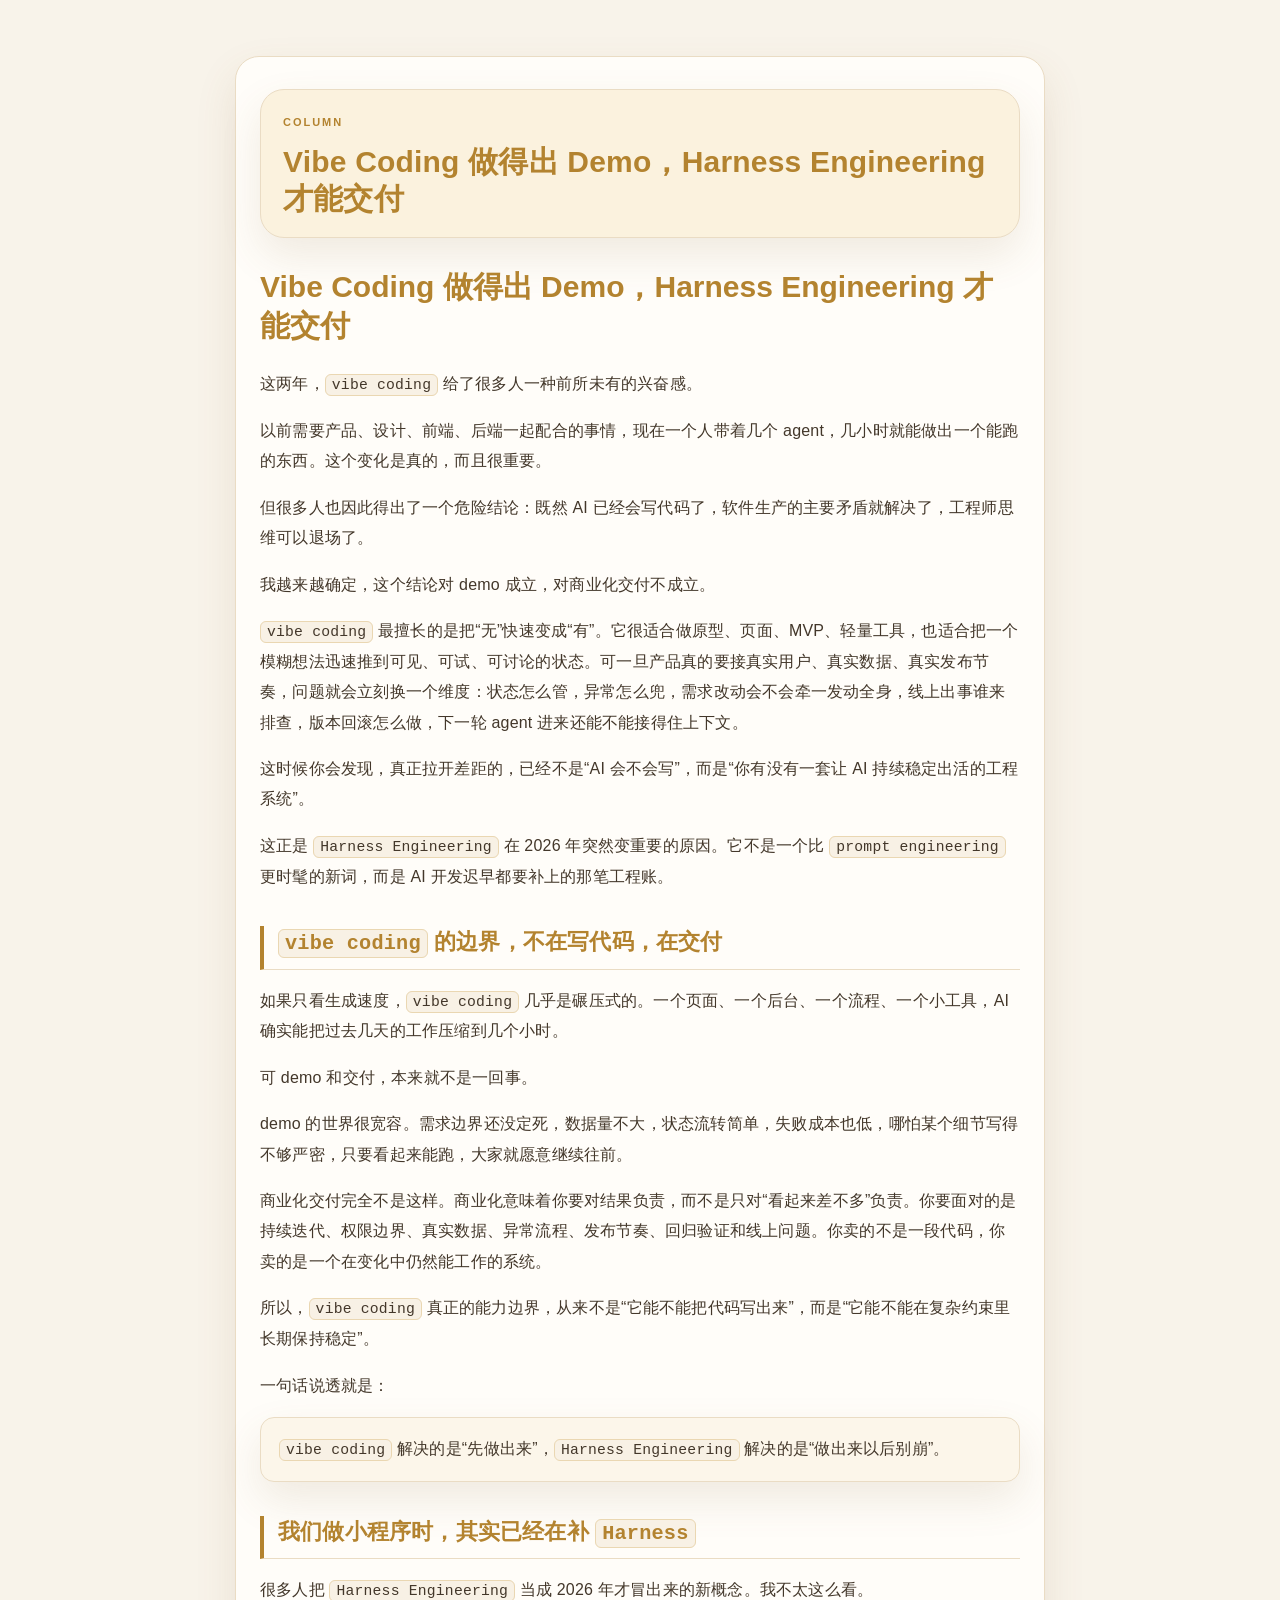
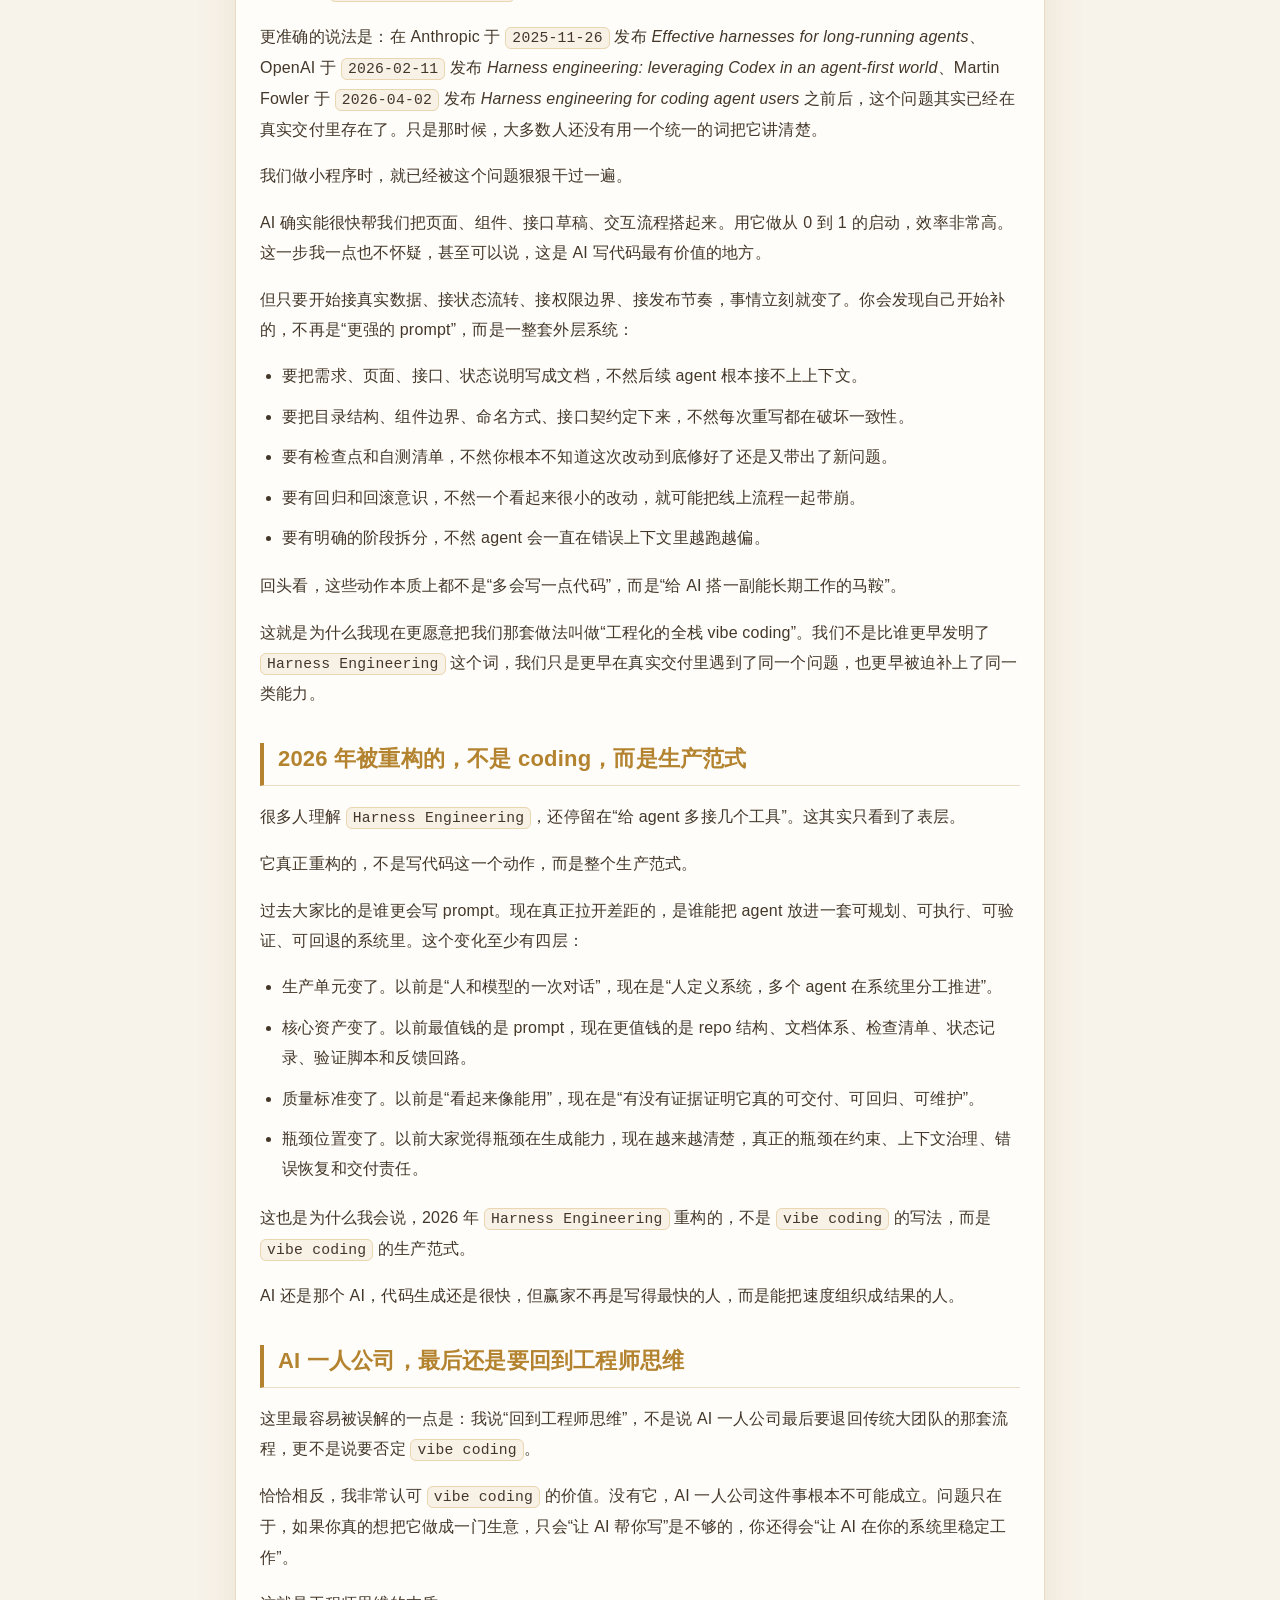
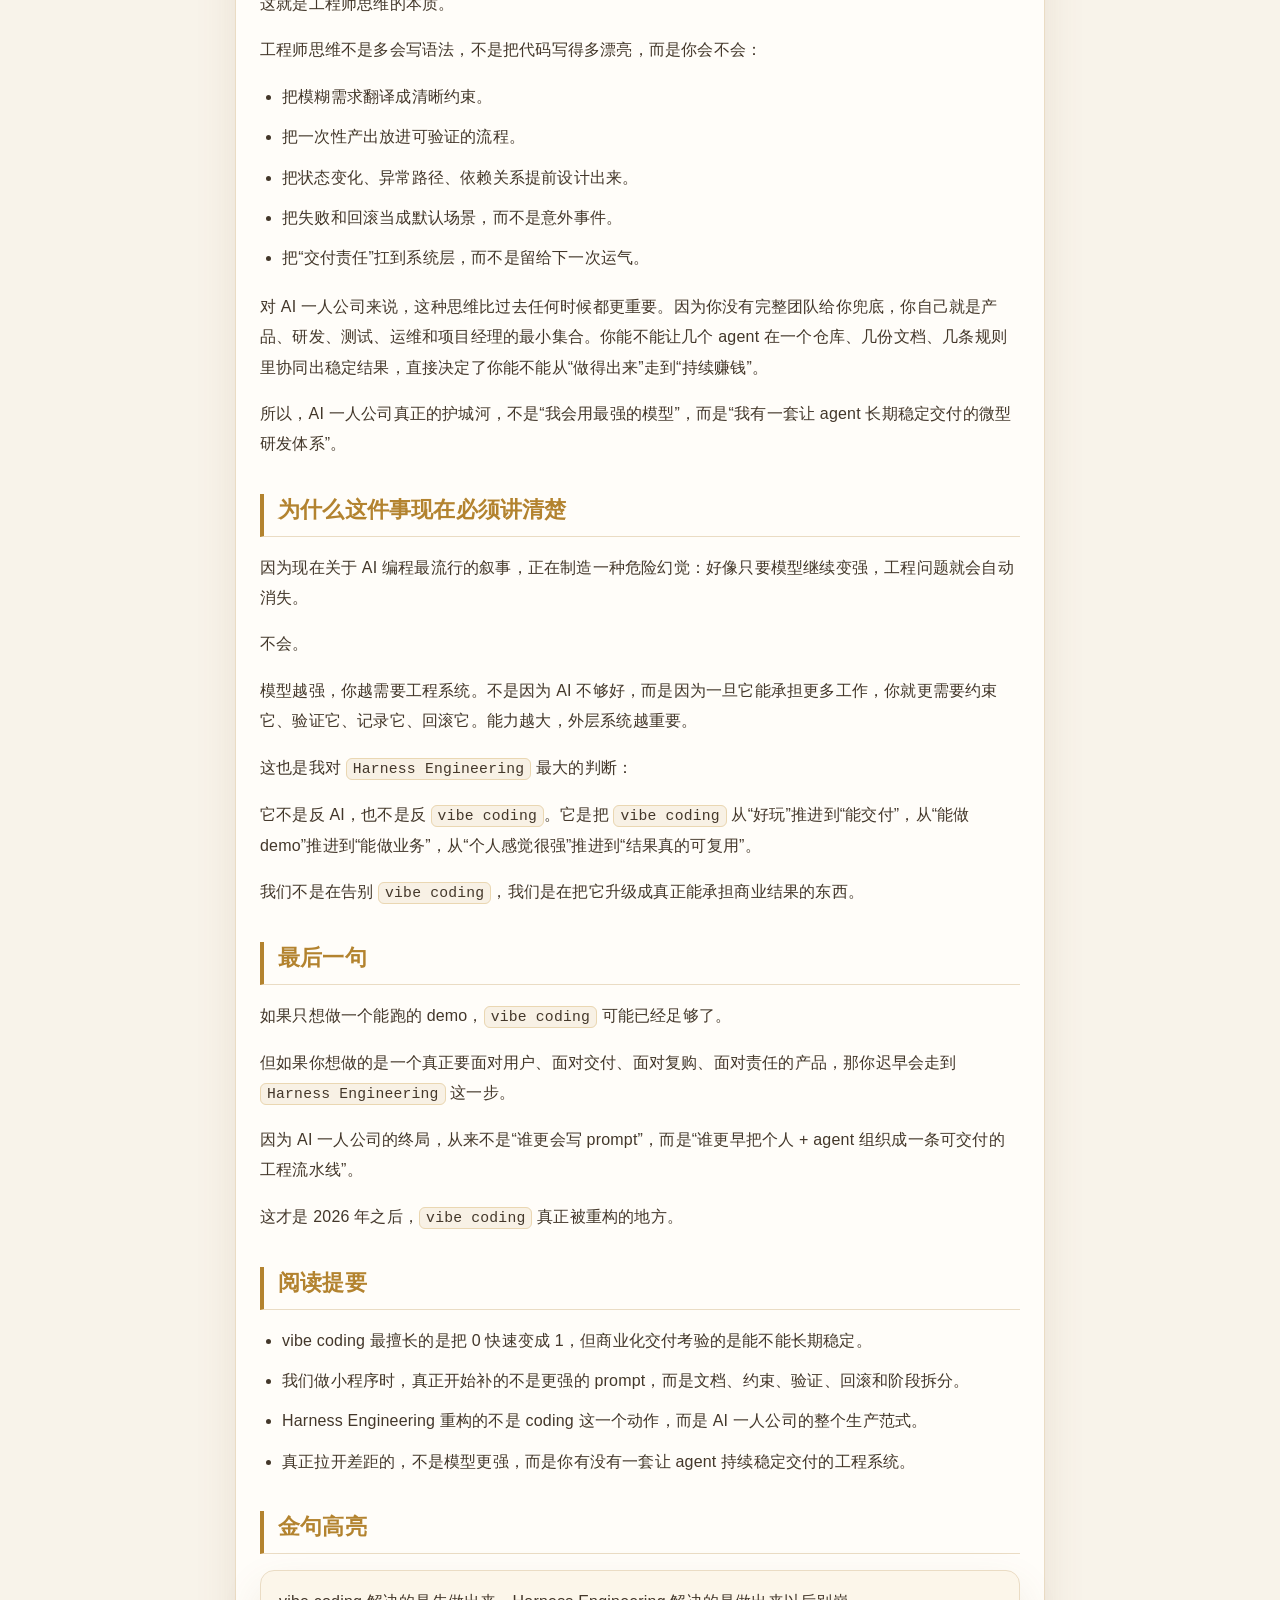
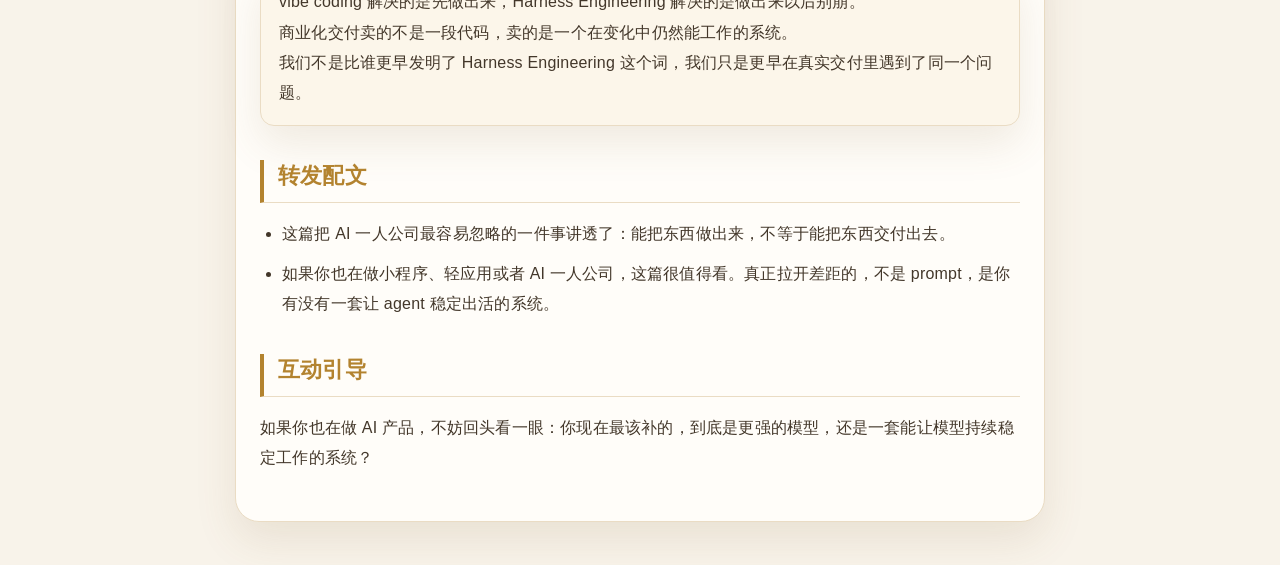
<file: content-production/ready/harness-engineering-vibe-coding-重构-wechat.html>
<!doctype html><html lang="zh-CN"><head><meta charset="utf-8" /><meta name="viewport" content="width=device-width, initial-scale=1" /><title>Vibe Coding 做得出 Demo，Harness Engineering 才能交付</title></head><body style="margin:0;background:#f8f3ea;padding:32px 12px;"><section style="background:#f8f3ea;padding:24px 12px;"><div style="max-width:760px;margin:0 auto;padding:32px 24px;background:#fffdf9;border:1px solid #eadcc4;border-radius:24px;box-shadow:0 18px 42px rgba(132, 101, 46, 0.12);font-family:'PingFang SC','Hiragino Sans GB','Microsoft YaHei',-apple-system,BlinkMacSystemFont,'Segoe UI',sans-serif;color:#43372a;line-height:1.9;letter-spacing:0.2px;"><header style="margin:0 0 30px;padding:22px 22px 20px;background:#fbf2de;border:1px solid #eadcc4;border-radius:24px;box-shadow:0 18px 42px rgba(132, 101, 46, 0.12);text-align:left;"><div style="font-size:11px;letter-spacing:0.18em;font-weight:800;color:#b3832f;margin-bottom:10px;">COLUMN</div><h1 style="margin:0;font-family:'PingFang SC','Hiragino Sans GB','Microsoft YaHei',-apple-system,BlinkMacSystemFont,'Segoe UI',sans-serif;font-size:30px;line-height:1.24;font-weight:800;color:#b3832f;">Vibe Coding 做得出 Demo，Harness Engineering 才能交付</h1></header><h1 style="margin:0 0 24px;font-family:'PingFang SC','Hiragino Sans GB','Microsoft YaHei',-apple-system,BlinkMacSystemFont,'Segoe UI',sans-serif;font-size:30px;line-height:1.28;color:#b3832f;font-weight:800;letter-spacing:0;">Vibe Coding 做得出 Demo，Harness Engineering 才能交付</h1><p style="margin:0 0 16px;font-size:16px;line-height:1.9;color:#43372a;word-break:break-word;">这两年，<code style="font-family:ui-monospace,SFMono-Regular,Menlo,monospace;font-size:0.92em;background:#f8f1e5;border:1px solid #ead7b2;padding:2px 6px;border-radius:6px;">vibe coding</code> 给了很多人一种前所未有的兴奋感。</p><p style="margin:0 0 16px;font-size:16px;line-height:1.9;color:#43372a;word-break:break-word;">以前需要产品、设计、前端、后端一起配合的事情，现在一个人带着几个 agent，几小时就能做出一个能跑的东西。这个变化是真的，而且很重要。</p><p style="margin:0 0 16px;font-size:16px;line-height:1.9;color:#43372a;word-break:break-word;">但很多人也因此得出了一个危险结论：既然 AI 已经会写代码了，软件生产的主要矛盾就解决了，工程师思维可以退场了。</p><p style="margin:0 0 16px;font-size:16px;line-height:1.9;color:#43372a;word-break:break-word;">我越来越确定，这个结论对 demo 成立，对商业化交付不成立。</p><p style="margin:0 0 16px;font-size:16px;line-height:1.9;color:#43372a;word-break:break-word;"><code style="font-family:ui-monospace,SFMono-Regular,Menlo,monospace;font-size:0.92em;background:#f8f1e5;border:1px solid #ead7b2;padding:2px 6px;border-radius:6px;">vibe coding</code> 最擅长的是把“无”快速变成“有”。它很适合做原型、页面、MVP、轻量工具，也适合把一个模糊想法迅速推到可见、可试、可讨论的状态。可一旦产品真的要接真实用户、真实数据、真实发布节奏，问题就会立刻换一个维度：状态怎么管，异常怎么兜，需求改动会不会牵一发动全身，线上出事谁来排查，版本回滚怎么做，下一轮 agent 进来还能不能接得住上下文。</p><p style="margin:0 0 16px;font-size:16px;line-height:1.9;color:#43372a;word-break:break-word;">这时候你会发现，真正拉开差距的，已经不是“AI 会不会写”，而是“你有没有一套让 AI 持续稳定出活的工程系统”。</p><p style="margin:0 0 16px;font-size:16px;line-height:1.9;color:#43372a;word-break:break-word;">这正是 <code style="font-family:ui-monospace,SFMono-Regular,Menlo,monospace;font-size:0.92em;background:#f8f1e5;border:1px solid #ead7b2;padding:2px 6px;border-radius:6px;">Harness Engineering</code> 在 2026 年突然变重要的原因。它不是一个比 <code style="font-family:ui-monospace,SFMono-Regular,Menlo,monospace;font-size:0.92em;background:#f8f1e5;border:1px solid #ead7b2;padding:2px 6px;border-radius:6px;">prompt engineering</code> 更时髦的新词，而是 AI 开发迟早都要补上的那笔工程账。</p><h2 style="margin:34px 0 16px;padding:0 0 10px 14px;border-left:4px solid #b3832f;border-bottom:1px solid #eadcc4;font-family:'PingFang SC','Hiragino Sans GB','Microsoft YaHei',-apple-system,BlinkMacSystemFont,'Segoe UI',sans-serif;font-size:22px;line-height:1.45;color:#b3832f;font-weight:800;"><code style="font-family:ui-monospace,SFMono-Regular,Menlo,monospace;font-size:0.92em;background:#f8f1e5;border:1px solid #ead7b2;padding:2px 6px;border-radius:6px;">vibe coding</code> 的边界，不在写代码，在交付</h2><p style="margin:0 0 16px;font-size:16px;line-height:1.9;color:#43372a;word-break:break-word;">如果只看生成速度，<code style="font-family:ui-monospace,SFMono-Regular,Menlo,monospace;font-size:0.92em;background:#f8f1e5;border:1px solid #ead7b2;padding:2px 6px;border-radius:6px;">vibe coding</code> 几乎是碾压式的。一个页面、一个后台、一个流程、一个小工具，AI 确实能把过去几天的工作压缩到几个小时。</p><p style="margin:0 0 16px;font-size:16px;line-height:1.9;color:#43372a;word-break:break-word;">可 demo 和交付，本来就不是一回事。</p><p style="margin:0 0 16px;font-size:16px;line-height:1.9;color:#43372a;word-break:break-word;">demo 的世界很宽容。需求边界还没定死，数据量不大，状态流转简单，失败成本也低，哪怕某个细节写得不够严密，只要看起来能跑，大家就愿意继续往前。</p><p style="margin:0 0 16px;font-size:16px;line-height:1.9;color:#43372a;word-break:break-word;">商业化交付完全不是这样。商业化意味着你要对结果负责，而不是只对“看起来差不多”负责。你要面对的是持续迭代、权限边界、真实数据、异常流程、发布节奏、回归验证和线上问题。你卖的不是一段代码，你卖的是一个在变化中仍然能工作的系统。</p><p style="margin:0 0 16px;font-size:16px;line-height:1.9;color:#43372a;word-break:break-word;">所以，<code style="font-family:ui-monospace,SFMono-Regular,Menlo,monospace;font-size:0.92em;background:#f8f1e5;border:1px solid #ead7b2;padding:2px 6px;border-radius:6px;">vibe coding</code> 真正的能力边界，从来不是“它能不能把代码写出来”，而是“它能不能在复杂约束里长期保持稳定”。</p><p style="margin:0 0 16px;font-size:16px;line-height:1.9;color:#43372a;word-break:break-word;">一句话说透就是：</p><blockquote style="margin:0 0 20px;padding:16px 18px;background:#fcf6ea;border:1px solid #eadcc4;border-radius:14px;box-shadow:0 18px 42px rgba(132, 101, 46, 0.12);"><p style="margin:0 0 16px;font-size:16px;line-height:1.9;color:#43372a;word-break:break-word;margin:0;"><code style="font-family:ui-monospace,SFMono-Regular,Menlo,monospace;font-size:0.92em;background:#f8f1e5;border:1px solid #ead7b2;padding:2px 6px;border-radius:6px;">vibe coding</code> 解决的是“先做出来”，<code style="font-family:ui-monospace,SFMono-Regular,Menlo,monospace;font-size:0.92em;background:#f8f1e5;border:1px solid #ead7b2;padding:2px 6px;border-radius:6px;">Harness Engineering</code> 解决的是“做出来以后别崩”。</p></blockquote><h2 style="margin:34px 0 16px;padding:0 0 10px 14px;border-left:4px solid #b3832f;border-bottom:1px solid #eadcc4;font-family:'PingFang SC','Hiragino Sans GB','Microsoft YaHei',-apple-system,BlinkMacSystemFont,'Segoe UI',sans-serif;font-size:22px;line-height:1.45;color:#b3832f;font-weight:800;">我们做小程序时，其实已经在补 <code style="font-family:ui-monospace,SFMono-Regular,Menlo,monospace;font-size:0.92em;background:#f8f1e5;border:1px solid #ead7b2;padding:2px 6px;border-radius:6px;">Harness</code></h2><p style="margin:0 0 16px;font-size:16px;line-height:1.9;color:#43372a;word-break:break-word;">很多人把 <code style="font-family:ui-monospace,SFMono-Regular,Menlo,monospace;font-size:0.92em;background:#f8f1e5;border:1px solid #ead7b2;padding:2px 6px;border-radius:6px;">Harness Engineering</code> 当成 2026 年才冒出来的新概念。我不太这么看。</p><p style="margin:0 0 16px;font-size:16px;line-height:1.9;color:#43372a;word-break:break-word;">更准确的说法是：在 Anthropic 于 <code style="font-family:ui-monospace,SFMono-Regular,Menlo,monospace;font-size:0.92em;background:#f8f1e5;border:1px solid #ead7b2;padding:2px 6px;border-radius:6px;">2025-11-26</code> 发布 <em style="font-style:italic;">Effective harnesses for long-running agents</em>、OpenAI 于 <code style="font-family:ui-monospace,SFMono-Regular,Menlo,monospace;font-size:0.92em;background:#f8f1e5;border:1px solid #ead7b2;padding:2px 6px;border-radius:6px;">2026-02-11</code> 发布 <em style="font-style:italic;">Harness engineering: leveraging Codex in an agent-first world</em>、Martin Fowler 于 <code style="font-family:ui-monospace,SFMono-Regular,Menlo,monospace;font-size:0.92em;background:#f8f1e5;border:1px solid #ead7b2;padding:2px 6px;border-radius:6px;">2026-04-02</code> 发布 <em style="font-style:italic;">Harness engineering for coding agent users</em> 之前后，这个问题其实已经在真实交付里存在了。只是那时候，大多数人还没有用一个统一的词把它讲清楚。</p><p style="margin:0 0 16px;font-size:16px;line-height:1.9;color:#43372a;word-break:break-word;">我们做小程序时，就已经被这个问题狠狠干过一遍。</p><p style="margin:0 0 16px;font-size:16px;line-height:1.9;color:#43372a;word-break:break-word;">AI 确实能很快帮我们把页面、组件、接口草稿、交互流程搭起来。用它做从 0 到 1 的启动，效率非常高。这一步我一点也不怀疑，甚至可以说，这是 AI 写代码最有价值的地方。</p><p style="margin:0 0 16px;font-size:16px;line-height:1.9;color:#43372a;word-break:break-word;">但只要开始接真实数据、接状态流转、接权限边界、接发布节奏，事情立刻就变了。你会发现自己开始补的，不再是“更强的 prompt”，而是一整套外层系统：</p><ul style="margin:0 0 18px;padding-left:22px;color:#43372a;line-height:1.9;"><li style="margin:0 0 10px;">要把需求、页面、接口、状态说明写成文档，不然后续 agent 根本接不上上下文。</li><li style="margin:0 0 10px;">要把目录结构、组件边界、命名方式、接口契约定下来，不然每次重写都在破坏一致性。</li><li style="margin:0 0 10px;">要有检查点和自测清单，不然你根本不知道这次改动到底修好了还是又带出了新问题。</li><li style="margin:0 0 10px;">要有回归和回滚意识，不然一个看起来很小的改动，就可能把线上流程一起带崩。</li><li style="margin:0 0 10px;">要有明确的阶段拆分，不然 agent 会一直在错误上下文里越跑越偏。</li></ul><p style="margin:0 0 16px;font-size:16px;line-height:1.9;color:#43372a;word-break:break-word;">回头看，这些动作本质上都不是“多会写一点代码”，而是“给 AI 搭一副能长期工作的马鞍”。</p><p style="margin:0 0 16px;font-size:16px;line-height:1.9;color:#43372a;word-break:break-word;">这就是为什么我现在更愿意把我们那套做法叫做“工程化的全栈 vibe coding”。我们不是比谁更早发明了 <code style="font-family:ui-monospace,SFMono-Regular,Menlo,monospace;font-size:0.92em;background:#f8f1e5;border:1px solid #ead7b2;padding:2px 6px;border-radius:6px;">Harness Engineering</code> 这个词，我们只是更早在真实交付里遇到了同一个问题，也更早被迫补上了同一类能力。</p><h2 style="margin:34px 0 16px;padding:0 0 10px 14px;border-left:4px solid #b3832f;border-bottom:1px solid #eadcc4;font-family:'PingFang SC','Hiragino Sans GB','Microsoft YaHei',-apple-system,BlinkMacSystemFont,'Segoe UI',sans-serif;font-size:22px;line-height:1.45;color:#b3832f;font-weight:800;">2026 年被重构的，不是 coding，而是生产范式</h2><p style="margin:0 0 16px;font-size:16px;line-height:1.9;color:#43372a;word-break:break-word;">很多人理解 <code style="font-family:ui-monospace,SFMono-Regular,Menlo,monospace;font-size:0.92em;background:#f8f1e5;border:1px solid #ead7b2;padding:2px 6px;border-radius:6px;">Harness Engineering</code>，还停留在“给 agent 多接几个工具”。这其实只看到了表层。</p><p style="margin:0 0 16px;font-size:16px;line-height:1.9;color:#43372a;word-break:break-word;">它真正重构的，不是写代码这一个动作，而是整个生产范式。</p><p style="margin:0 0 16px;font-size:16px;line-height:1.9;color:#43372a;word-break:break-word;">过去大家比的是谁更会写 prompt。现在真正拉开差距的，是谁能把 agent 放进一套可规划、可执行、可验证、可回退的系统里。这个变化至少有四层：</p><ul style="margin:0 0 18px;padding-left:22px;color:#43372a;line-height:1.9;"><li style="margin:0 0 10px;">生产单元变了。以前是“人和模型的一次对话”，现在是“人定义系统，多个 agent 在系统里分工推进”。</li><li style="margin:0 0 10px;">核心资产变了。以前最值钱的是 prompt，现在更值钱的是 repo 结构、文档体系、检查清单、状态记录、验证脚本和反馈回路。</li><li style="margin:0 0 10px;">质量标准变了。以前是“看起来像能用”，现在是“有没有证据证明它真的可交付、可回归、可维护”。</li><li style="margin:0 0 10px;">瓶颈位置变了。以前大家觉得瓶颈在生成能力，现在越来越清楚，真正的瓶颈在约束、上下文治理、错误恢复和交付责任。</li></ul><p style="margin:0 0 16px;font-size:16px;line-height:1.9;color:#43372a;word-break:break-word;">这也是为什么我会说，2026 年 <code style="font-family:ui-monospace,SFMono-Regular,Menlo,monospace;font-size:0.92em;background:#f8f1e5;border:1px solid #ead7b2;padding:2px 6px;border-radius:6px;">Harness Engineering</code> 重构的，不是 <code style="font-family:ui-monospace,SFMono-Regular,Menlo,monospace;font-size:0.92em;background:#f8f1e5;border:1px solid #ead7b2;padding:2px 6px;border-radius:6px;">vibe coding</code> 的写法，而是 <code style="font-family:ui-monospace,SFMono-Regular,Menlo,monospace;font-size:0.92em;background:#f8f1e5;border:1px solid #ead7b2;padding:2px 6px;border-radius:6px;">vibe coding</code> 的生产范式。</p><p style="margin:0 0 16px;font-size:16px;line-height:1.9;color:#43372a;word-break:break-word;">AI 还是那个 AI，代码生成还是很快，但赢家不再是写得最快的人，而是能把速度组织成结果的人。</p><h2 style="margin:34px 0 16px;padding:0 0 10px 14px;border-left:4px solid #b3832f;border-bottom:1px solid #eadcc4;font-family:'PingFang SC','Hiragino Sans GB','Microsoft YaHei',-apple-system,BlinkMacSystemFont,'Segoe UI',sans-serif;font-size:22px;line-height:1.45;color:#b3832f;font-weight:800;">AI 一人公司，最后还是要回到工程师思维</h2><p style="margin:0 0 16px;font-size:16px;line-height:1.9;color:#43372a;word-break:break-word;">这里最容易被误解的一点是：我说“回到工程师思维”，不是说 AI 一人公司最后要退回传统大团队的那套流程，更不是说要否定 <code style="font-family:ui-monospace,SFMono-Regular,Menlo,monospace;font-size:0.92em;background:#f8f1e5;border:1px solid #ead7b2;padding:2px 6px;border-radius:6px;">vibe coding</code>。</p><p style="margin:0 0 16px;font-size:16px;line-height:1.9;color:#43372a;word-break:break-word;">恰恰相反，我非常认可 <code style="font-family:ui-monospace,SFMono-Regular,Menlo,monospace;font-size:0.92em;background:#f8f1e5;border:1px solid #ead7b2;padding:2px 6px;border-radius:6px;">vibe coding</code> 的价值。没有它，AI 一人公司这件事根本不可能成立。问题只在于，如果你真的想把它做成一门生意，只会“让 AI 帮你写”是不够的，你还得会“让 AI 在你的系统里稳定工作”。</p><p style="margin:0 0 16px;font-size:16px;line-height:1.9;color:#43372a;word-break:break-word;">这就是工程师思维的本质。</p><p style="margin:0 0 16px;font-size:16px;line-height:1.9;color:#43372a;word-break:break-word;">工程师思维不是多会写语法，不是把代码写得多漂亮，而是你会不会：</p><ul style="margin:0 0 18px;padding-left:22px;color:#43372a;line-height:1.9;"><li style="margin:0 0 10px;">把模糊需求翻译成清晰约束。</li><li style="margin:0 0 10px;">把一次性产出放进可验证的流程。</li><li style="margin:0 0 10px;">把状态变化、异常路径、依赖关系提前设计出来。</li><li style="margin:0 0 10px;">把失败和回滚当成默认场景，而不是意外事件。</li><li style="margin:0 0 10px;">把“交付责任”扛到系统层，而不是留给下一次运气。</li></ul><p style="margin:0 0 16px;font-size:16px;line-height:1.9;color:#43372a;word-break:break-word;">对 AI 一人公司来说，这种思维比过去任何时候都更重要。因为你没有完整团队给你兜底，你自己就是产品、研发、测试、运维和项目经理的最小集合。你能不能让几个 agent 在一个仓库、几份文档、几条规则里协同出稳定结果，直接决定了你能不能从“做得出来”走到“持续赚钱”。</p><p style="margin:0 0 16px;font-size:16px;line-height:1.9;color:#43372a;word-break:break-word;">所以，AI 一人公司真正的护城河，不是“我会用最强的模型”，而是“我有一套让 agent 长期稳定交付的微型研发体系”。</p><h2 style="margin:34px 0 16px;padding:0 0 10px 14px;border-left:4px solid #b3832f;border-bottom:1px solid #eadcc4;font-family:'PingFang SC','Hiragino Sans GB','Microsoft YaHei',-apple-system,BlinkMacSystemFont,'Segoe UI',sans-serif;font-size:22px;line-height:1.45;color:#b3832f;font-weight:800;">为什么这件事现在必须讲清楚</h2><p style="margin:0 0 16px;font-size:16px;line-height:1.9;color:#43372a;word-break:break-word;">因为现在关于 AI 编程最流行的叙事，正在制造一种危险幻觉：好像只要模型继续变强，工程问题就会自动消失。</p><p style="margin:0 0 16px;font-size:16px;line-height:1.9;color:#43372a;word-break:break-word;">不会。</p><p style="margin:0 0 16px;font-size:16px;line-height:1.9;color:#43372a;word-break:break-word;">模型越强，你越需要工程系统。不是因为 AI 不够好，而是因为一旦它能承担更多工作，你就更需要约束它、验证它、记录它、回滚它。能力越大，外层系统越重要。</p><p style="margin:0 0 16px;font-size:16px;line-height:1.9;color:#43372a;word-break:break-word;">这也是我对 <code style="font-family:ui-monospace,SFMono-Regular,Menlo,monospace;font-size:0.92em;background:#f8f1e5;border:1px solid #ead7b2;padding:2px 6px;border-radius:6px;">Harness Engineering</code> 最大的判断：</p><p style="margin:0 0 16px;font-size:16px;line-height:1.9;color:#43372a;word-break:break-word;">它不是反 AI，也不是反 <code style="font-family:ui-monospace,SFMono-Regular,Menlo,monospace;font-size:0.92em;background:#f8f1e5;border:1px solid #ead7b2;padding:2px 6px;border-radius:6px;">vibe coding</code>。它是把 <code style="font-family:ui-monospace,SFMono-Regular,Menlo,monospace;font-size:0.92em;background:#f8f1e5;border:1px solid #ead7b2;padding:2px 6px;border-radius:6px;">vibe coding</code> 从“好玩”推进到“能交付”，从“能做 demo”推进到“能做业务”，从“个人感觉很强”推进到“结果真的可复用”。</p><p style="margin:0 0 16px;font-size:16px;line-height:1.9;color:#43372a;word-break:break-word;">我们不是在告别 <code style="font-family:ui-monospace,SFMono-Regular,Menlo,monospace;font-size:0.92em;background:#f8f1e5;border:1px solid #ead7b2;padding:2px 6px;border-radius:6px;">vibe coding</code>，我们是在把它升级成真正能承担商业结果的东西。</p><h2 style="margin:34px 0 16px;padding:0 0 10px 14px;border-left:4px solid #b3832f;border-bottom:1px solid #eadcc4;font-family:'PingFang SC','Hiragino Sans GB','Microsoft YaHei',-apple-system,BlinkMacSystemFont,'Segoe UI',sans-serif;font-size:22px;line-height:1.45;color:#b3832f;font-weight:800;">最后一句</h2><p style="margin:0 0 16px;font-size:16px;line-height:1.9;color:#43372a;word-break:break-word;">如果只想做一个能跑的 demo，<code style="font-family:ui-monospace,SFMono-Regular,Menlo,monospace;font-size:0.92em;background:#f8f1e5;border:1px solid #ead7b2;padding:2px 6px;border-radius:6px;">vibe coding</code> 可能已经足够了。</p><p style="margin:0 0 16px;font-size:16px;line-height:1.9;color:#43372a;word-break:break-word;">但如果你想做的是一个真正要面对用户、面对交付、面对复购、面对责任的产品，那你迟早会走到 <code style="font-family:ui-monospace,SFMono-Regular,Menlo,monospace;font-size:0.92em;background:#f8f1e5;border:1px solid #ead7b2;padding:2px 6px;border-radius:6px;">Harness Engineering</code> 这一步。</p><p style="margin:0 0 16px;font-size:16px;line-height:1.9;color:#43372a;word-break:break-word;">因为 AI 一人公司的终局，从来不是“谁更会写 prompt”，而是“谁更早把个人 + agent 组织成一条可交付的工程流水线”。</p><p style="margin:0 0 16px;font-size:16px;line-height:1.9;color:#43372a;word-break:break-word;">这才是 2026 年之后，<code style="font-family:ui-monospace,SFMono-Regular,Menlo,monospace;font-size:0.92em;background:#f8f1e5;border:1px solid #ead7b2;padding:2px 6px;border-radius:6px;">vibe coding</code> 真正被重构的地方。</p><h2 style="margin:34px 0 16px;padding:0 0 10px 14px;border-left:4px solid #b3832f;border-bottom:1px solid #eadcc4;font-family:'PingFang SC','Hiragino Sans GB','Microsoft YaHei',-apple-system,BlinkMacSystemFont,'Segoe UI',sans-serif;font-size:22px;line-height:1.45;color:#b3832f;font-weight:800;">阅读提要</h2><ul style="margin:0 0 18px;padding-left:22px;color:#43372a;line-height:1.9;"><li style="margin:0 0 10px;">vibe coding 最擅长的是把 0 快速变成 1，但商业化交付考验的是能不能长期稳定。</li><li style="margin:0 0 10px;">我们做小程序时，真正开始补的不是更强的 prompt，而是文档、约束、验证、回滚和阶段拆分。</li><li style="margin:0 0 10px;">Harness Engineering 重构的不是 coding 这一个动作，而是 AI 一人公司的整个生产范式。</li><li style="margin:0 0 10px;">真正拉开差距的，不是模型更强，而是你有没有一套让 agent 持续稳定交付的工程系统。</li></ul><h2 style="margin:34px 0 16px;padding:0 0 10px 14px;border-left:4px solid #b3832f;border-bottom:1px solid #eadcc4;font-family:'PingFang SC','Hiragino Sans GB','Microsoft YaHei',-apple-system,BlinkMacSystemFont,'Segoe UI',sans-serif;font-size:22px;line-height:1.45;color:#b3832f;font-weight:800;">金句高亮</h2><blockquote style="margin:0 0 20px;padding:16px 18px;background:#fcf6ea;border:1px solid #eadcc4;border-radius:14px;box-shadow:0 18px 42px rgba(132, 101, 46, 0.12);"><p style="margin:0 0 16px;font-size:16px;line-height:1.9;color:#43372a;word-break:break-word;margin:0;">vibe coding 解决的是先做出来，Harness Engineering 解决的是做出来以后别崩。<br />商业化交付卖的不是一段代码，卖的是一个在变化中仍然能工作的系统。<br />我们不是比谁更早发明了 Harness Engineering 这个词，我们只是更早在真实交付里遇到了同一个问题。</p></blockquote><h2 style="margin:34px 0 16px;padding:0 0 10px 14px;border-left:4px solid #b3832f;border-bottom:1px solid #eadcc4;font-family:'PingFang SC','Hiragino Sans GB','Microsoft YaHei',-apple-system,BlinkMacSystemFont,'Segoe UI',sans-serif;font-size:22px;line-height:1.45;color:#b3832f;font-weight:800;">转发配文</h2><ul style="margin:0 0 18px;padding-left:22px;color:#43372a;line-height:1.9;"><li style="margin:0 0 10px;">这篇把 AI 一人公司最容易忽略的一件事讲透了：能把东西做出来，不等于能把东西交付出去。</li><li style="margin:0 0 10px;">如果你也在做小程序、轻应用或者 AI 一人公司，这篇很值得看。真正拉开差距的，不是 prompt，是你有没有一套让 agent 稳定出活的系统。</li></ul><h2 style="margin:34px 0 16px;padding:0 0 10px 14px;border-left:4px solid #b3832f;border-bottom:1px solid #eadcc4;font-family:'PingFang SC','Hiragino Sans GB','Microsoft YaHei',-apple-system,BlinkMacSystemFont,'Segoe UI',sans-serif;font-size:22px;line-height:1.45;color:#b3832f;font-weight:800;">互动引导</h2><p style="margin:0 0 16px;font-size:16px;line-height:1.9;color:#43372a;word-break:break-word;">如果你也在做 AI 产品，不妨回头看一眼：你现在最该补的，到底是更强的模型，还是一套能让模型持续稳定工作的系统？</p></div></section></body></html>
</file>
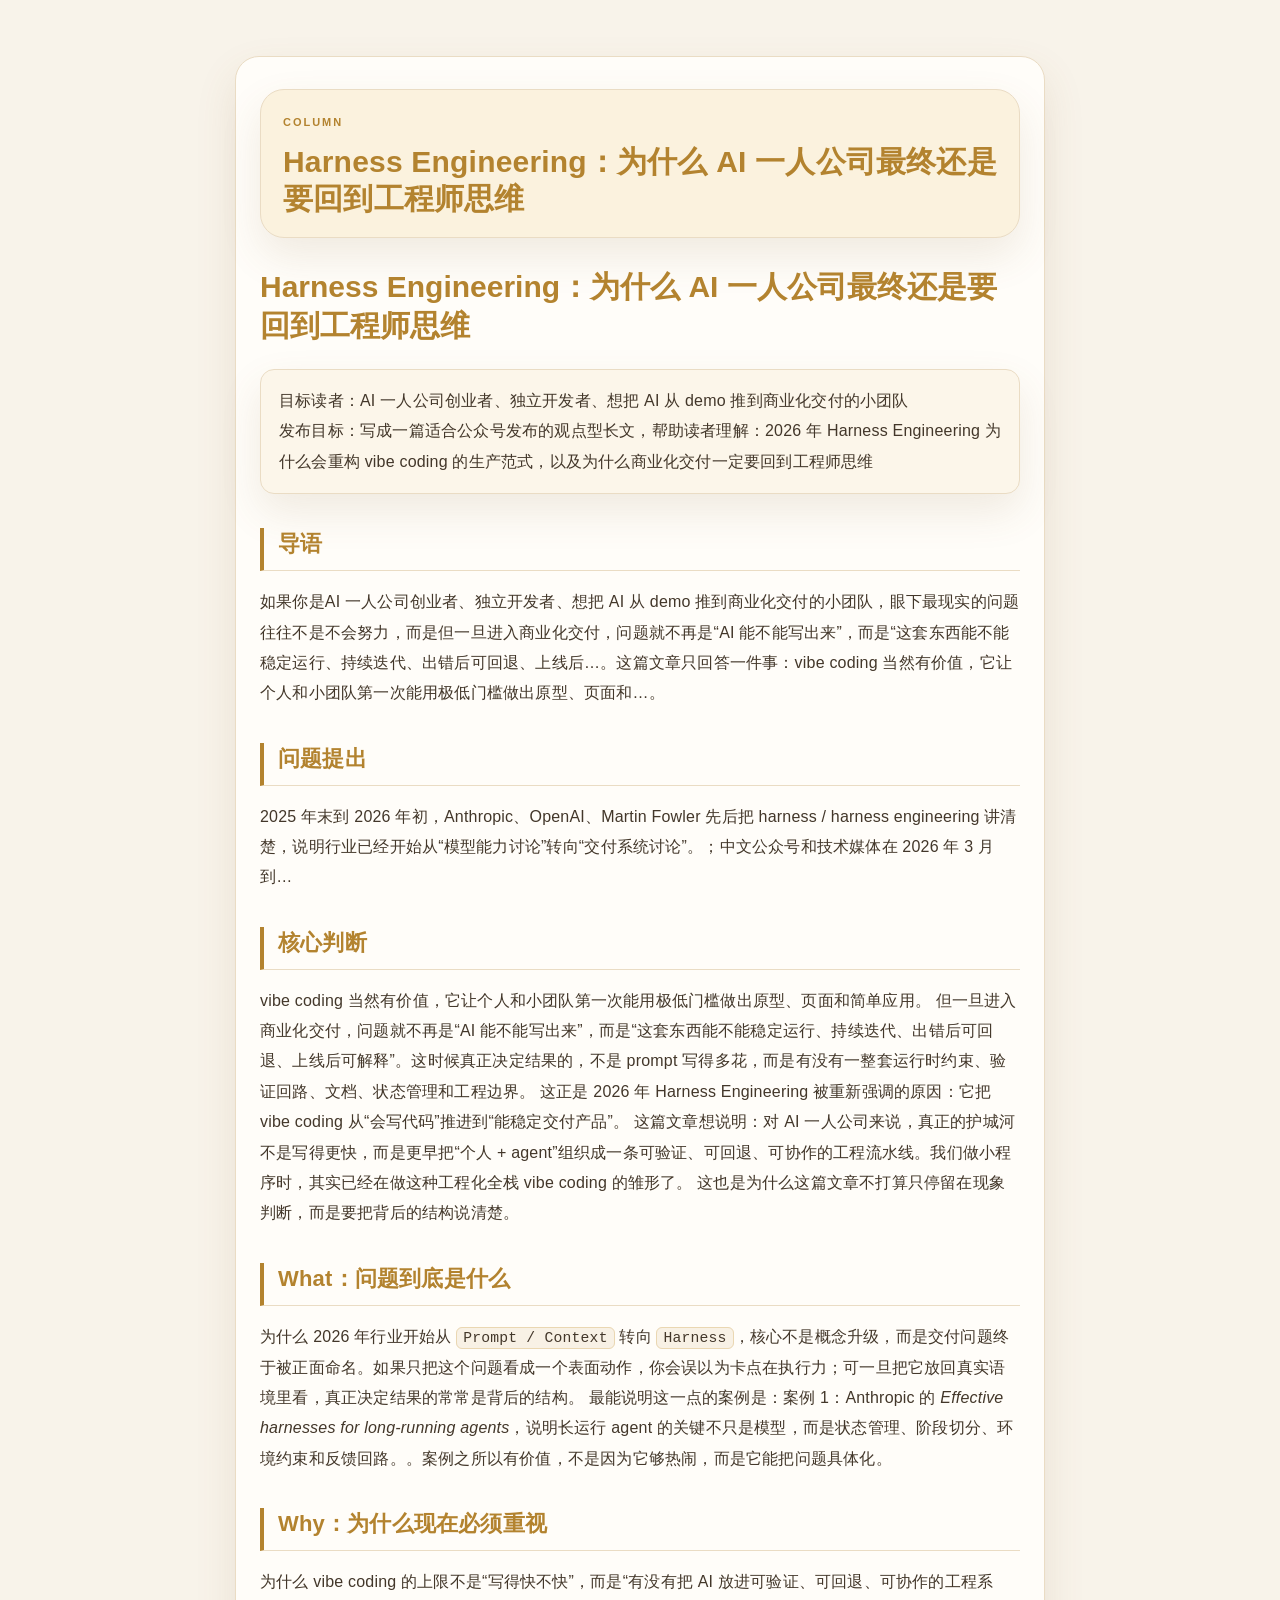
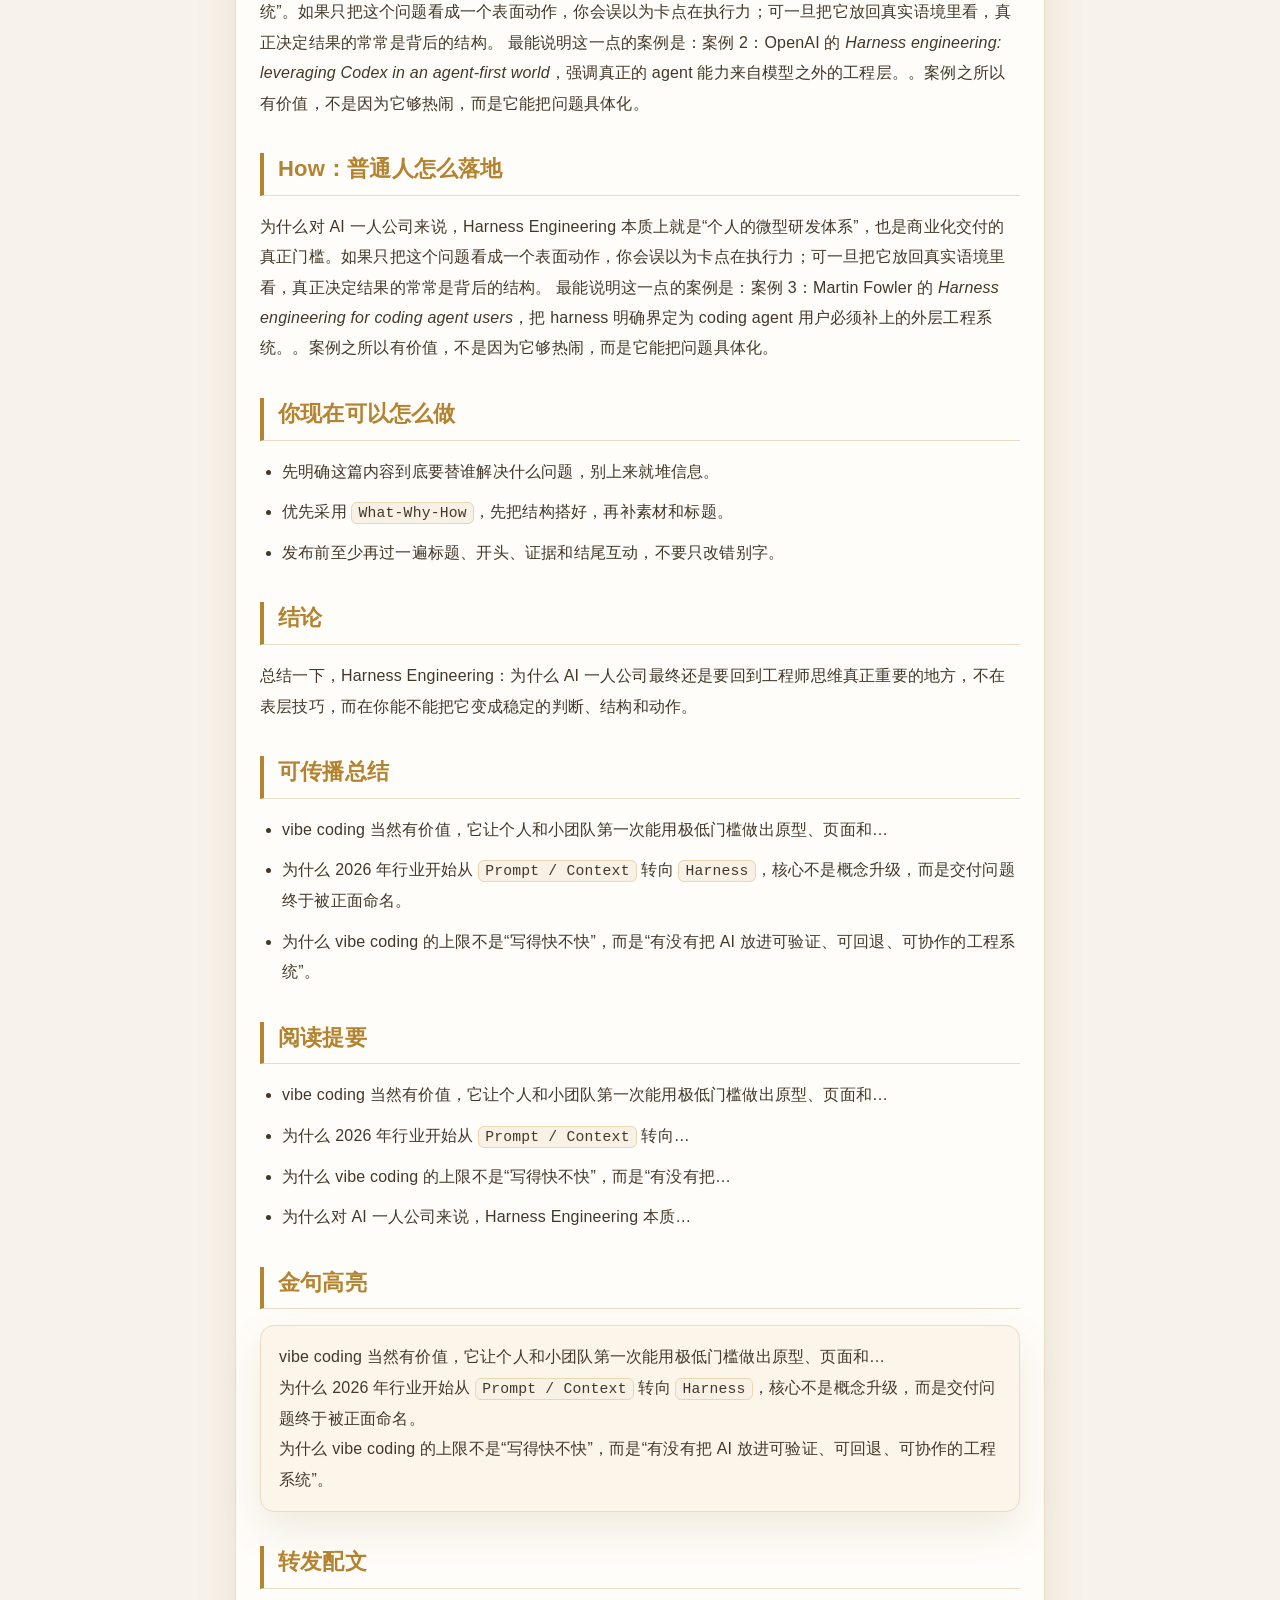
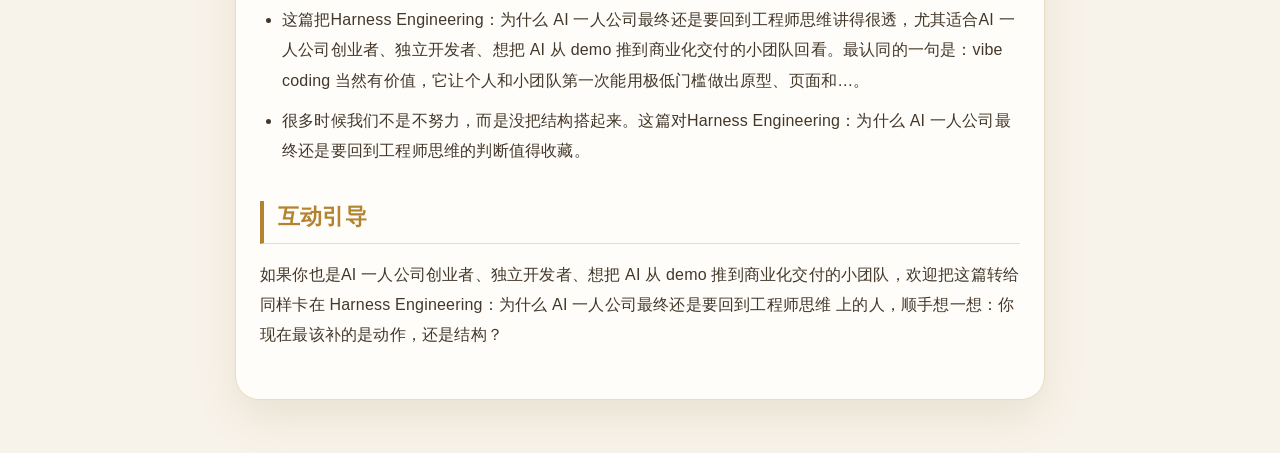
<file: content-production/ready/harness-engineering-一人公司-wechat.html>
<!doctype html><html lang="zh-CN"><head><meta charset="utf-8" /><meta name="viewport" content="width=device-width, initial-scale=1" /><title>Harness Engineering：为什么 AI 一人公司最终还是要回到工程师思维</title></head><body style="margin:0;background:#f8f3ea;padding:32px 12px;"><section style="background:#f8f3ea;padding:24px 12px;"><div style="max-width:760px;margin:0 auto;padding:32px 24px;background:#fffdf9;border:1px solid #eadcc4;border-radius:24px;box-shadow:0 18px 42px rgba(132, 101, 46, 0.12);font-family:'PingFang SC','Hiragino Sans GB','Microsoft YaHei',-apple-system,BlinkMacSystemFont,'Segoe UI',sans-serif;color:#43372a;line-height:1.9;letter-spacing:0.2px;"><header style="margin:0 0 30px;padding:22px 22px 20px;background:#fbf2de;border:1px solid #eadcc4;border-radius:24px;box-shadow:0 18px 42px rgba(132, 101, 46, 0.12);text-align:left;"><div style="font-size:11px;letter-spacing:0.18em;font-weight:800;color:#b3832f;margin-bottom:10px;">COLUMN</div><h1 style="margin:0;font-family:'PingFang SC','Hiragino Sans GB','Microsoft YaHei',-apple-system,BlinkMacSystemFont,'Segoe UI',sans-serif;font-size:30px;line-height:1.24;font-weight:800;color:#b3832f;">Harness Engineering：为什么 AI 一人公司最终还是要回到工程师思维</h1></header><h1 style="margin:0 0 24px;font-family:'PingFang SC','Hiragino Sans GB','Microsoft YaHei',-apple-system,BlinkMacSystemFont,'Segoe UI',sans-serif;font-size:30px;line-height:1.28;color:#b3832f;font-weight:800;letter-spacing:0;">Harness Engineering：为什么 AI 一人公司最终还是要回到工程师思维</h1><blockquote style="margin:0 0 20px;padding:16px 18px;background:#fcf6ea;border:1px solid #eadcc4;border-radius:14px;box-shadow:0 18px 42px rgba(132, 101, 46, 0.12);"><p style="margin:0 0 16px;font-size:16px;line-height:1.9;color:#43372a;word-break:break-word;margin:0;">目标读者：AI 一人公司创业者、独立开发者、想把 AI 从 demo 推到商业化交付的小团队<br />发布目标：写成一篇适合公众号发布的观点型长文，帮助读者理解：2026 年 Harness Engineering 为什么会重构 vibe coding 的生产范式，以及为什么商业化交付一定要回到工程师思维</p></blockquote><h2 style="margin:34px 0 16px;padding:0 0 10px 14px;border-left:4px solid #b3832f;border-bottom:1px solid #eadcc4;font-family:'PingFang SC','Hiragino Sans GB','Microsoft YaHei',-apple-system,BlinkMacSystemFont,'Segoe UI',sans-serif;font-size:22px;line-height:1.45;color:#b3832f;font-weight:800;">导语</h2><p style="margin:0 0 16px;font-size:16px;line-height:1.9;color:#43372a;word-break:break-word;">如果你是AI 一人公司创业者、独立开发者、想把 AI 从 demo 推到商业化交付的小团队，眼下最现实的问题往往不是不会努力，而是但一旦进入商业化交付，问题就不再是“AI 能不能写出来”，而是“这套东西能不能稳定运行、持续迭代、出错后可回退、上线后…。这篇文章只回答一件事：vibe coding 当然有价值，它让个人和小团队第一次能用极低门槛做出原型、页面和…。</p><h2 style="margin:34px 0 16px;padding:0 0 10px 14px;border-left:4px solid #b3832f;border-bottom:1px solid #eadcc4;font-family:'PingFang SC','Hiragino Sans GB','Microsoft YaHei',-apple-system,BlinkMacSystemFont,'Segoe UI',sans-serif;font-size:22px;line-height:1.45;color:#b3832f;font-weight:800;">问题提出</h2><p style="margin:0 0 16px;font-size:16px;line-height:1.9;color:#43372a;word-break:break-word;">2025 年末到 2026 年初，Anthropic、OpenAI、Martin Fowler 先后把 harness / harness engineering 讲清楚，说明行业已经开始从“模型能力讨论”转向“交付系统讨论”。；中文公众号和技术媒体在 2026 年 3 月到…</p><h2 style="margin:34px 0 16px;padding:0 0 10px 14px;border-left:4px solid #b3832f;border-bottom:1px solid #eadcc4;font-family:'PingFang SC','Hiragino Sans GB','Microsoft YaHei',-apple-system,BlinkMacSystemFont,'Segoe UI',sans-serif;font-size:22px;line-height:1.45;color:#b3832f;font-weight:800;">核心判断</h2><p style="margin:0 0 16px;font-size:16px;line-height:1.9;color:#43372a;word-break:break-word;">vibe coding 当然有价值，它让个人和小团队第一次能用极低门槛做出原型、页面和简单应用。 但一旦进入商业化交付，问题就不再是“AI 能不能写出来”，而是“这套东西能不能稳定运行、持续迭代、出错后可回退、上线后可解释”。这时候真正决定结果的，不是 prompt 写得多花，而是有没有一整套运行时约束、验证回路、文档、状态管理和工程边界。 这正是 2026 年 Harness Engineering 被重新强调的原因：它把 vibe coding 从“会写代码”推进到“能稳定交付产品”。 这篇文章想说明：对 AI 一人公司来说，真正的护城河不是写得更快，而是更早把“个人 + agent”组织成一条可验证、可回退、可协作的工程流水线。我们做小程序时，其实已经在做这种工程化全栈 vibe coding 的雏形了。 这也是为什么这篇文章不打算只停留在现象判断，而是要把背后的结构说清楚。</p><h2 style="margin:34px 0 16px;padding:0 0 10px 14px;border-left:4px solid #b3832f;border-bottom:1px solid #eadcc4;font-family:'PingFang SC','Hiragino Sans GB','Microsoft YaHei',-apple-system,BlinkMacSystemFont,'Segoe UI',sans-serif;font-size:22px;line-height:1.45;color:#b3832f;font-weight:800;">What：问题到底是什么</h2><p style="margin:0 0 16px;font-size:16px;line-height:1.9;color:#43372a;word-break:break-word;">为什么 2026 年行业开始从 <code style="font-family:ui-monospace,SFMono-Regular,Menlo,monospace;font-size:0.92em;background:#f8f1e5;border:1px solid #ead7b2;padding:2px 6px;border-radius:6px;">Prompt / Context</code> 转向 <code style="font-family:ui-monospace,SFMono-Regular,Menlo,monospace;font-size:0.92em;background:#f8f1e5;border:1px solid #ead7b2;padding:2px 6px;border-radius:6px;">Harness</code>，核心不是概念升级，而是交付问题终于被正面命名。如果只把这个问题看成一个表面动作，你会误以为卡点在执行力；可一旦把它放回真实语境里看，真正决定结果的常常是背后的结构。 最能说明这一点的案例是：案例 1：Anthropic 的 <em style="font-style:italic;">Effective harnesses for long-running agents</em>，说明长运行 agent 的关键不只是模型，而是状态管理、阶段切分、环境约束和反馈回路。。案例之所以有价值，不是因为它够热闹，而是它能把问题具体化。</p><h2 style="margin:34px 0 16px;padding:0 0 10px 14px;border-left:4px solid #b3832f;border-bottom:1px solid #eadcc4;font-family:'PingFang SC','Hiragino Sans GB','Microsoft YaHei',-apple-system,BlinkMacSystemFont,'Segoe UI',sans-serif;font-size:22px;line-height:1.45;color:#b3832f;font-weight:800;">Why：为什么现在必须重视</h2><p style="margin:0 0 16px;font-size:16px;line-height:1.9;color:#43372a;word-break:break-word;">为什么 vibe coding 的上限不是“写得快不快”，而是“有没有把 AI 放进可验证、可回退、可协作的工程系统”。如果只把这个问题看成一个表面动作，你会误以为卡点在执行力；可一旦把它放回真实语境里看，真正决定结果的常常是背后的结构。 最能说明这一点的案例是：案例 2：OpenAI 的 <em style="font-style:italic;">Harness engineering: leveraging Codex in an agent-first world</em>，强调真正的 agent 能力来自模型之外的工程层。。案例之所以有价值，不是因为它够热闹，而是它能把问题具体化。</p><h2 style="margin:34px 0 16px;padding:0 0 10px 14px;border-left:4px solid #b3832f;border-bottom:1px solid #eadcc4;font-family:'PingFang SC','Hiragino Sans GB','Microsoft YaHei',-apple-system,BlinkMacSystemFont,'Segoe UI',sans-serif;font-size:22px;line-height:1.45;color:#b3832f;font-weight:800;">How：普通人怎么落地</h2><p style="margin:0 0 16px;font-size:16px;line-height:1.9;color:#43372a;word-break:break-word;">为什么对 AI 一人公司来说，Harness Engineering 本质上就是“个人的微型研发体系”，也是商业化交付的真正门槛。如果只把这个问题看成一个表面动作，你会误以为卡点在执行力；可一旦把它放回真实语境里看，真正决定结果的常常是背后的结构。 最能说明这一点的案例是：案例 3：Martin Fowler 的 <em style="font-style:italic;">Harness engineering for coding agent users</em>，把 harness 明确界定为 coding agent 用户必须补上的外层工程系统。。案例之所以有价值，不是因为它够热闹，而是它能把问题具体化。</p><h2 style="margin:34px 0 16px;padding:0 0 10px 14px;border-left:4px solid #b3832f;border-bottom:1px solid #eadcc4;font-family:'PingFang SC','Hiragino Sans GB','Microsoft YaHei',-apple-system,BlinkMacSystemFont,'Segoe UI',sans-serif;font-size:22px;line-height:1.45;color:#b3832f;font-weight:800;">你现在可以怎么做</h2><ul style="margin:0 0 18px;padding-left:22px;color:#43372a;line-height:1.9;"><li style="margin:0 0 10px;">先明确这篇内容到底要替谁解决什么问题，别上来就堆信息。</li><li style="margin:0 0 10px;">优先采用 <code style="font-family:ui-monospace,SFMono-Regular,Menlo,monospace;font-size:0.92em;background:#f8f1e5;border:1px solid #ead7b2;padding:2px 6px;border-radius:6px;">What-Why-How</code>，先把结构搭好，再补素材和标题。</li><li style="margin:0 0 10px;">发布前至少再过一遍标题、开头、证据和结尾互动，不要只改错别字。</li></ul><h2 style="margin:34px 0 16px;padding:0 0 10px 14px;border-left:4px solid #b3832f;border-bottom:1px solid #eadcc4;font-family:'PingFang SC','Hiragino Sans GB','Microsoft YaHei',-apple-system,BlinkMacSystemFont,'Segoe UI',sans-serif;font-size:22px;line-height:1.45;color:#b3832f;font-weight:800;">结论</h2><p style="margin:0 0 16px;font-size:16px;line-height:1.9;color:#43372a;word-break:break-word;">总结一下，Harness Engineering：为什么 AI 一人公司最终还是要回到工程师思维真正重要的地方，不在表层技巧，而在你能不能把它变成稳定的判断、结构和动作。</p><h2 style="margin:34px 0 16px;padding:0 0 10px 14px;border-left:4px solid #b3832f;border-bottom:1px solid #eadcc4;font-family:'PingFang SC','Hiragino Sans GB','Microsoft YaHei',-apple-system,BlinkMacSystemFont,'Segoe UI',sans-serif;font-size:22px;line-height:1.45;color:#b3832f;font-weight:800;">可传播总结</h2><ul style="margin:0 0 18px;padding-left:22px;color:#43372a;line-height:1.9;"><li style="margin:0 0 10px;">vibe coding 当然有价值，它让个人和小团队第一次能用极低门槛做出原型、页面和…</li><li style="margin:0 0 10px;">为什么 2026 年行业开始从 <code style="font-family:ui-monospace,SFMono-Regular,Menlo,monospace;font-size:0.92em;background:#f8f1e5;border:1px solid #ead7b2;padding:2px 6px;border-radius:6px;">Prompt / Context</code> 转向 <code style="font-family:ui-monospace,SFMono-Regular,Menlo,monospace;font-size:0.92em;background:#f8f1e5;border:1px solid #ead7b2;padding:2px 6px;border-radius:6px;">Harness</code>，核心不是概念升级，而是交付问题终于被正面命名。</li><li style="margin:0 0 10px;">为什么 vibe coding 的上限不是“写得快不快”，而是“有没有把 AI 放进可验证、可回退、可协作的工程系统”。</li></ul><h2 style="margin:34px 0 16px;padding:0 0 10px 14px;border-left:4px solid #b3832f;border-bottom:1px solid #eadcc4;font-family:'PingFang SC','Hiragino Sans GB','Microsoft YaHei',-apple-system,BlinkMacSystemFont,'Segoe UI',sans-serif;font-size:22px;line-height:1.45;color:#b3832f;font-weight:800;">阅读提要</h2><ul style="margin:0 0 18px;padding-left:22px;color:#43372a;line-height:1.9;"><li style="margin:0 0 10px;">vibe coding 当然有价值，它让个人和小团队第一次能用极低门槛做出原型、页面和…</li><li style="margin:0 0 10px;">为什么 2026 年行业开始从 <code style="font-family:ui-monospace,SFMono-Regular,Menlo,monospace;font-size:0.92em;background:#f8f1e5;border:1px solid #ead7b2;padding:2px 6px;border-radius:6px;">Prompt / Context</code> 转向…</li><li style="margin:0 0 10px;">为什么 vibe coding 的上限不是“写得快不快”，而是“有没有把…</li><li style="margin:0 0 10px;">为什么对 AI 一人公司来说，Harness Engineering 本质…</li></ul><h2 style="margin:34px 0 16px;padding:0 0 10px 14px;border-left:4px solid #b3832f;border-bottom:1px solid #eadcc4;font-family:'PingFang SC','Hiragino Sans GB','Microsoft YaHei',-apple-system,BlinkMacSystemFont,'Segoe UI',sans-serif;font-size:22px;line-height:1.45;color:#b3832f;font-weight:800;">金句高亮</h2><blockquote style="margin:0 0 20px;padding:16px 18px;background:#fcf6ea;border:1px solid #eadcc4;border-radius:14px;box-shadow:0 18px 42px rgba(132, 101, 46, 0.12);"><p style="margin:0 0 16px;font-size:16px;line-height:1.9;color:#43372a;word-break:break-word;margin:0;">vibe coding 当然有价值，它让个人和小团队第一次能用极低门槛做出原型、页面和…<br />为什么 2026 年行业开始从 <code style="font-family:ui-monospace,SFMono-Regular,Menlo,monospace;font-size:0.92em;background:#f8f1e5;border:1px solid #ead7b2;padding:2px 6px;border-radius:6px;">Prompt / Context</code> 转向 <code style="font-family:ui-monospace,SFMono-Regular,Menlo,monospace;font-size:0.92em;background:#f8f1e5;border:1px solid #ead7b2;padding:2px 6px;border-radius:6px;">Harness</code>，核心不是概念升级，而是交付问题终于被正面命名。<br />为什么 vibe coding 的上限不是“写得快不快”，而是“有没有把 AI 放进可验证、可回退、可协作的工程系统”。</p></blockquote><h2 style="margin:34px 0 16px;padding:0 0 10px 14px;border-left:4px solid #b3832f;border-bottom:1px solid #eadcc4;font-family:'PingFang SC','Hiragino Sans GB','Microsoft YaHei',-apple-system,BlinkMacSystemFont,'Segoe UI',sans-serif;font-size:22px;line-height:1.45;color:#b3832f;font-weight:800;">转发配文</h2><ul style="margin:0 0 18px;padding-left:22px;color:#43372a;line-height:1.9;"><li style="margin:0 0 10px;">这篇把Harness Engineering：为什么 AI 一人公司最终还是要回到工程师思维讲得很透，尤其适合AI 一人公司创业者、独立开发者、想把 AI 从 demo 推到商业化交付的小团队回看。最认同的一句是：vibe coding 当然有价值，它让个人和小团队第一次能用极低门槛做出原型、页面和…。</li><li style="margin:0 0 10px;">很多时候我们不是不努力，而是没把结构搭起来。这篇对Harness Engineering：为什么 AI 一人公司最终还是要回到工程师思维的判断值得收藏。</li></ul><h2 style="margin:34px 0 16px;padding:0 0 10px 14px;border-left:4px solid #b3832f;border-bottom:1px solid #eadcc4;font-family:'PingFang SC','Hiragino Sans GB','Microsoft YaHei',-apple-system,BlinkMacSystemFont,'Segoe UI',sans-serif;font-size:22px;line-height:1.45;color:#b3832f;font-weight:800;">互动引导</h2><p style="margin:0 0 16px;font-size:16px;line-height:1.9;color:#43372a;word-break:break-word;">如果你也是AI 一人公司创业者、独立开发者、想把 AI 从 demo 推到商业化交付的小团队，欢迎把这篇转给同样卡在 Harness Engineering：为什么 AI 一人公司最终还是要回到工程师思维 上的人，顺手想一想：你现在最该补的是动作，还是结构？</p></div></section></body></html>
</file>
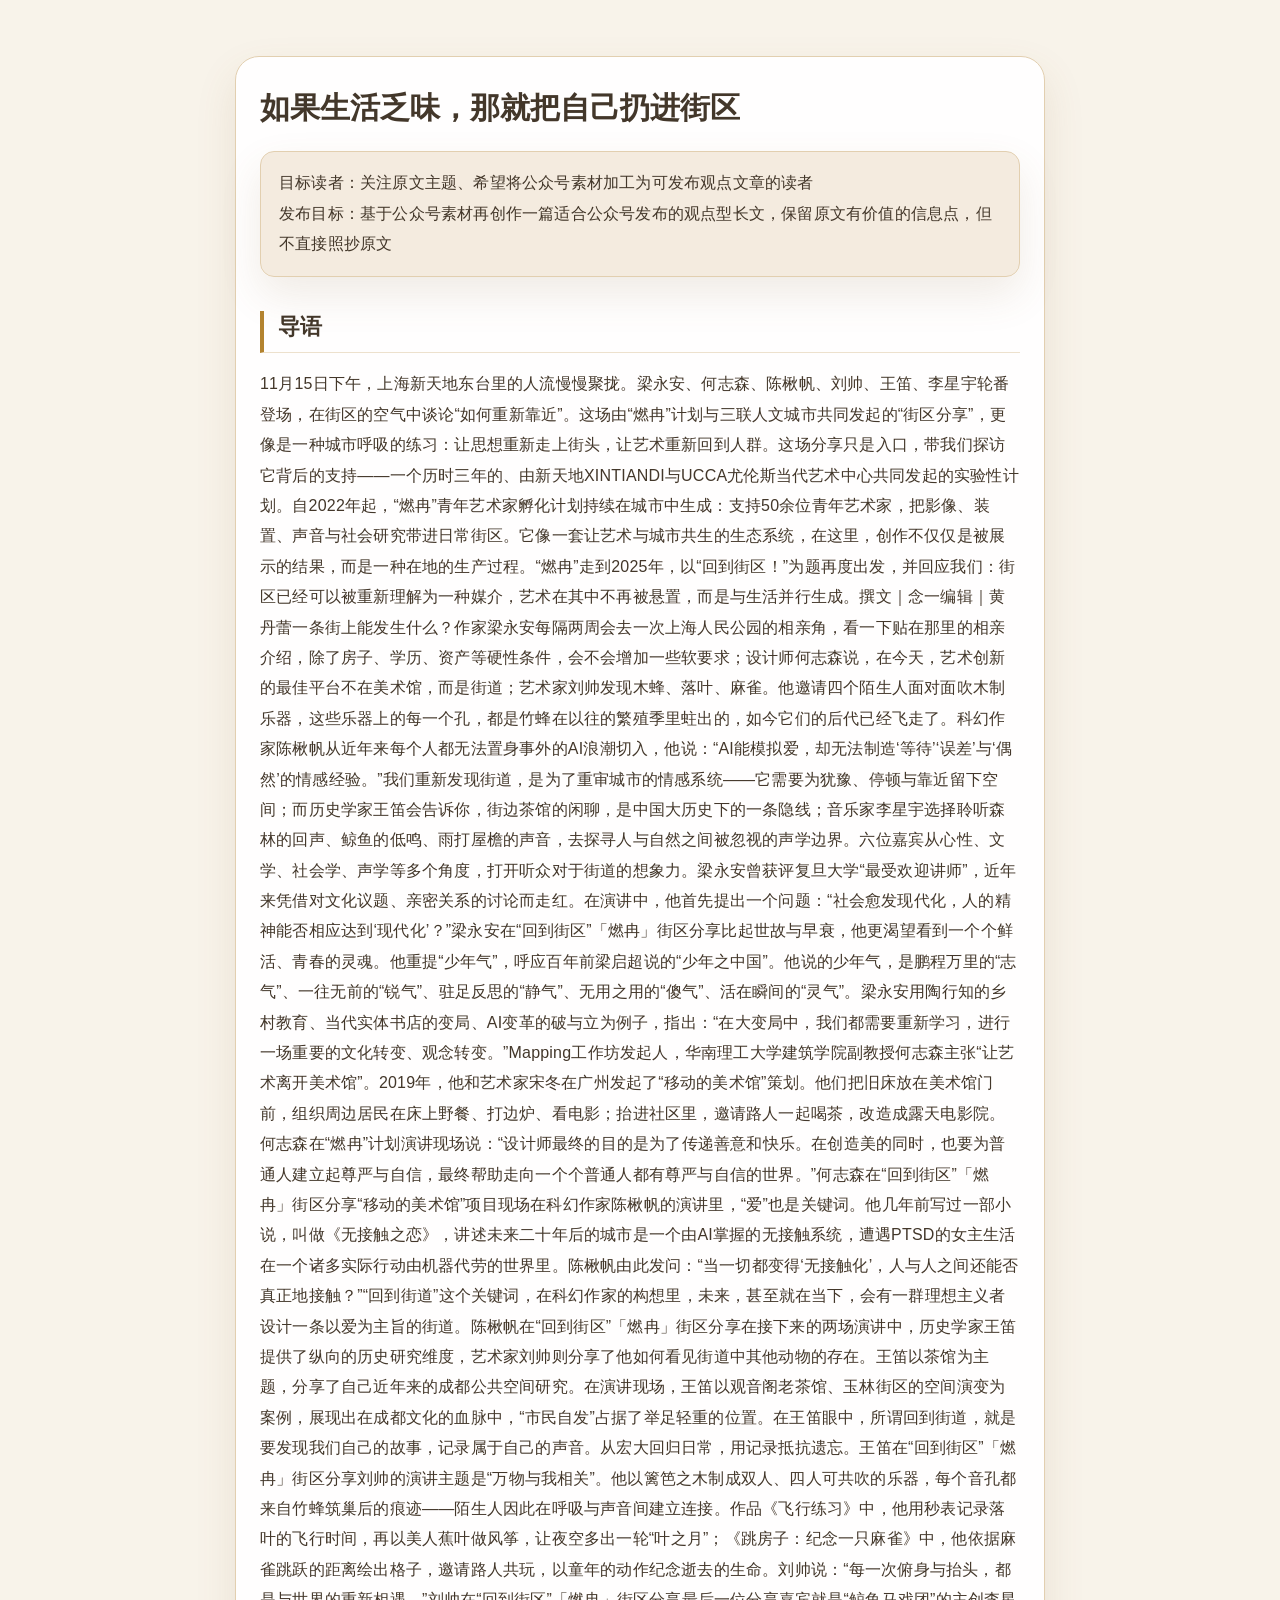
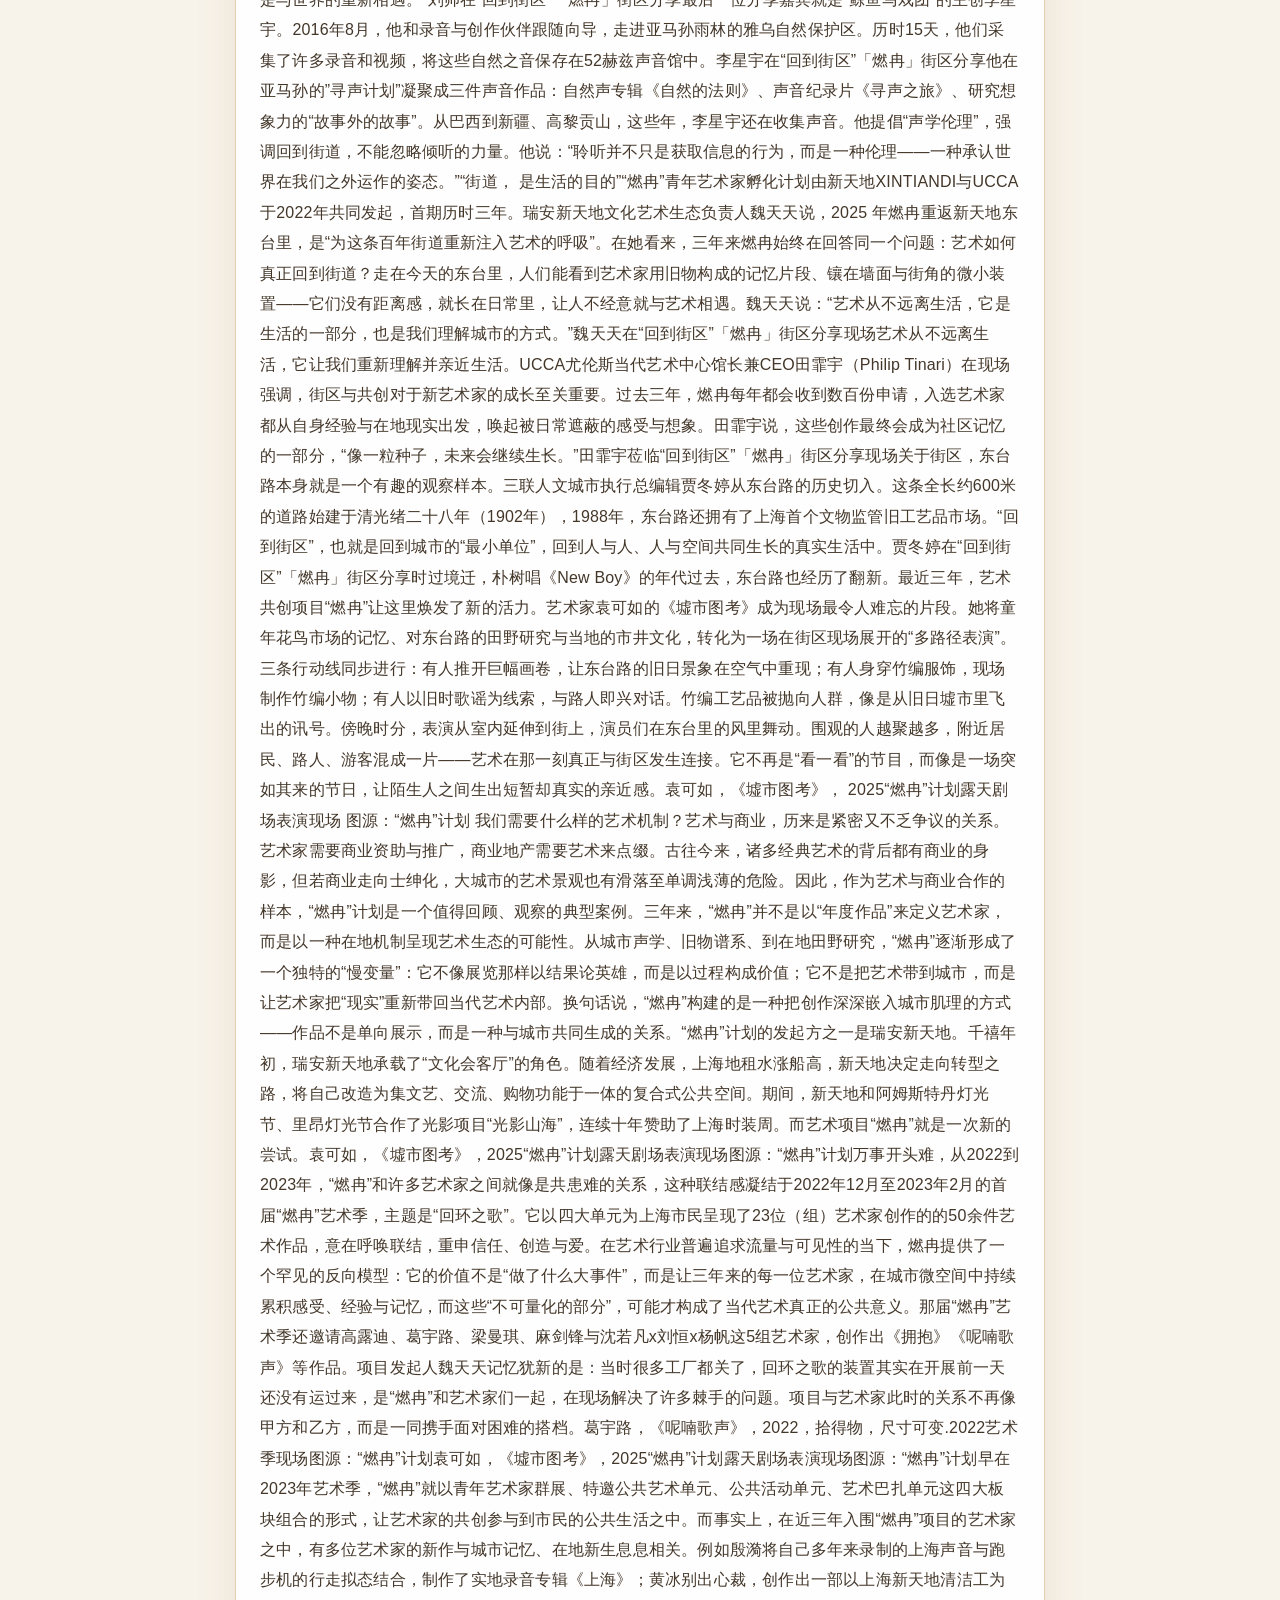
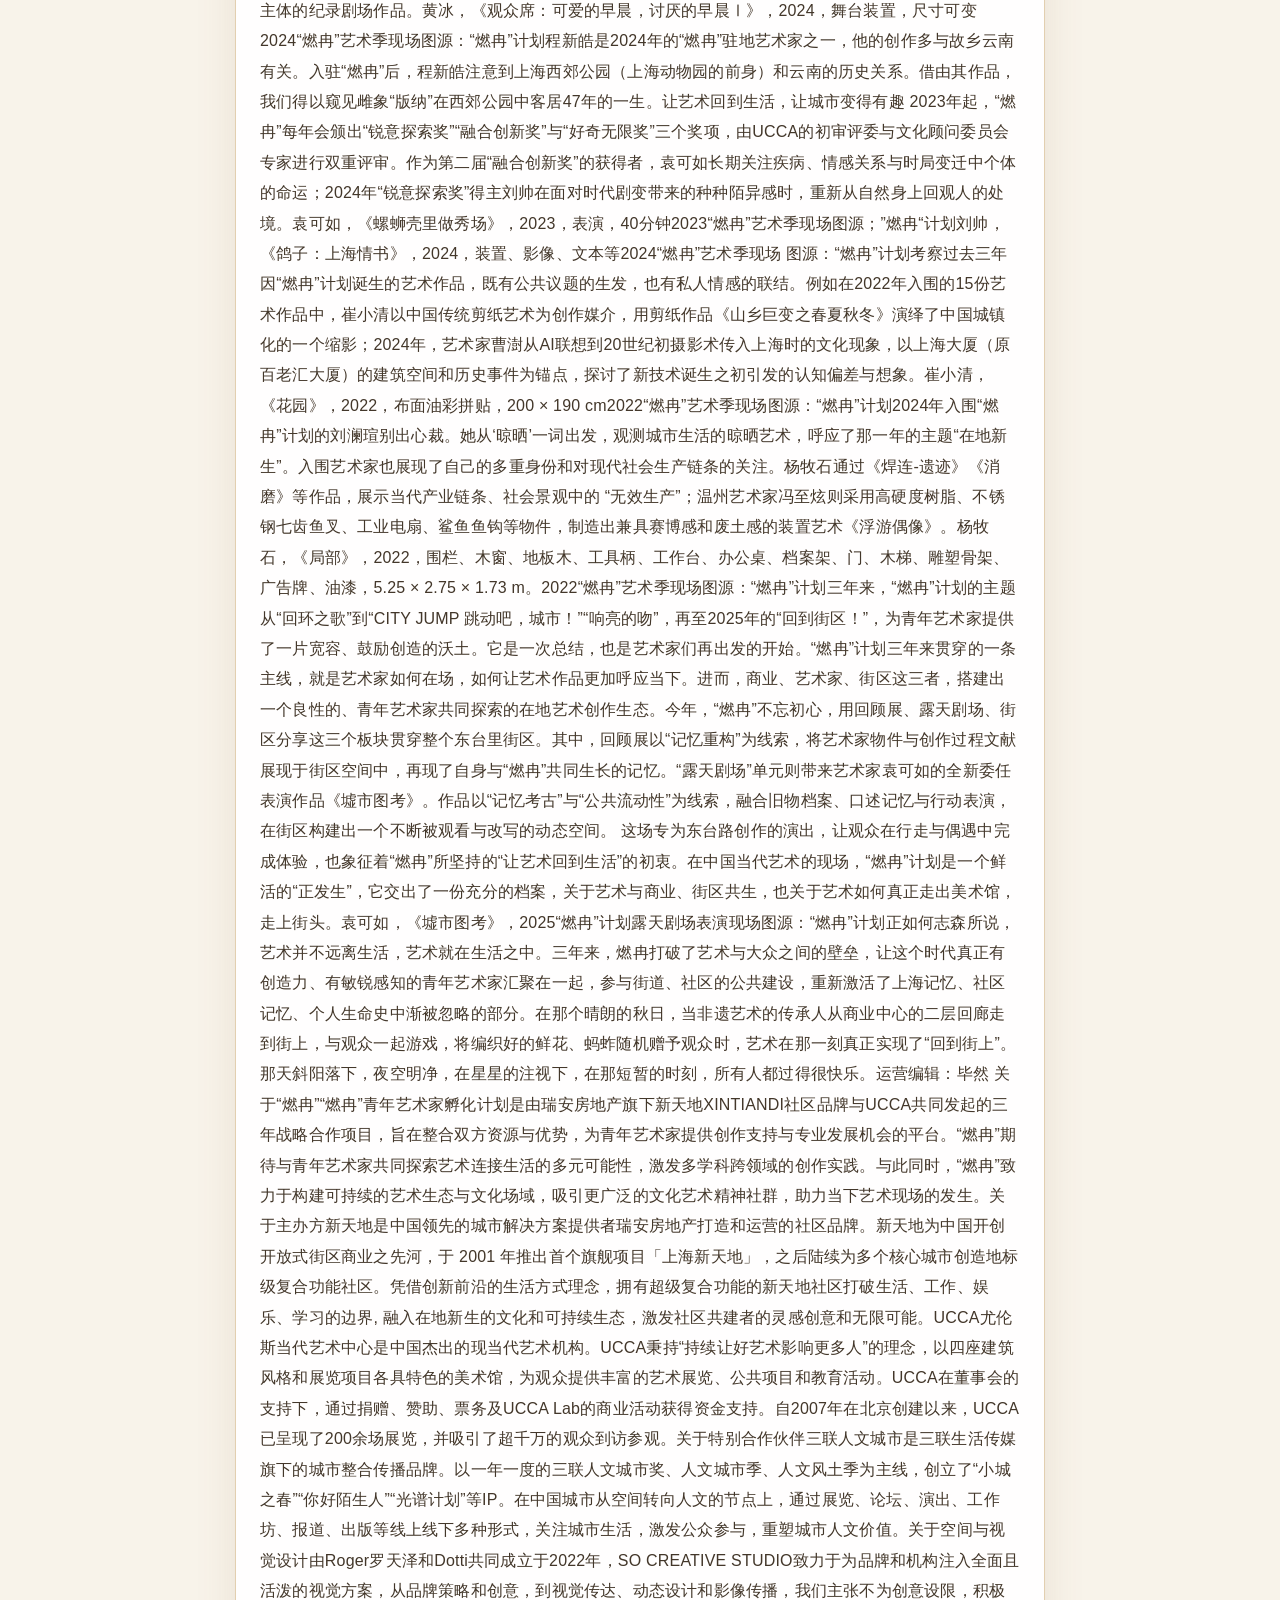
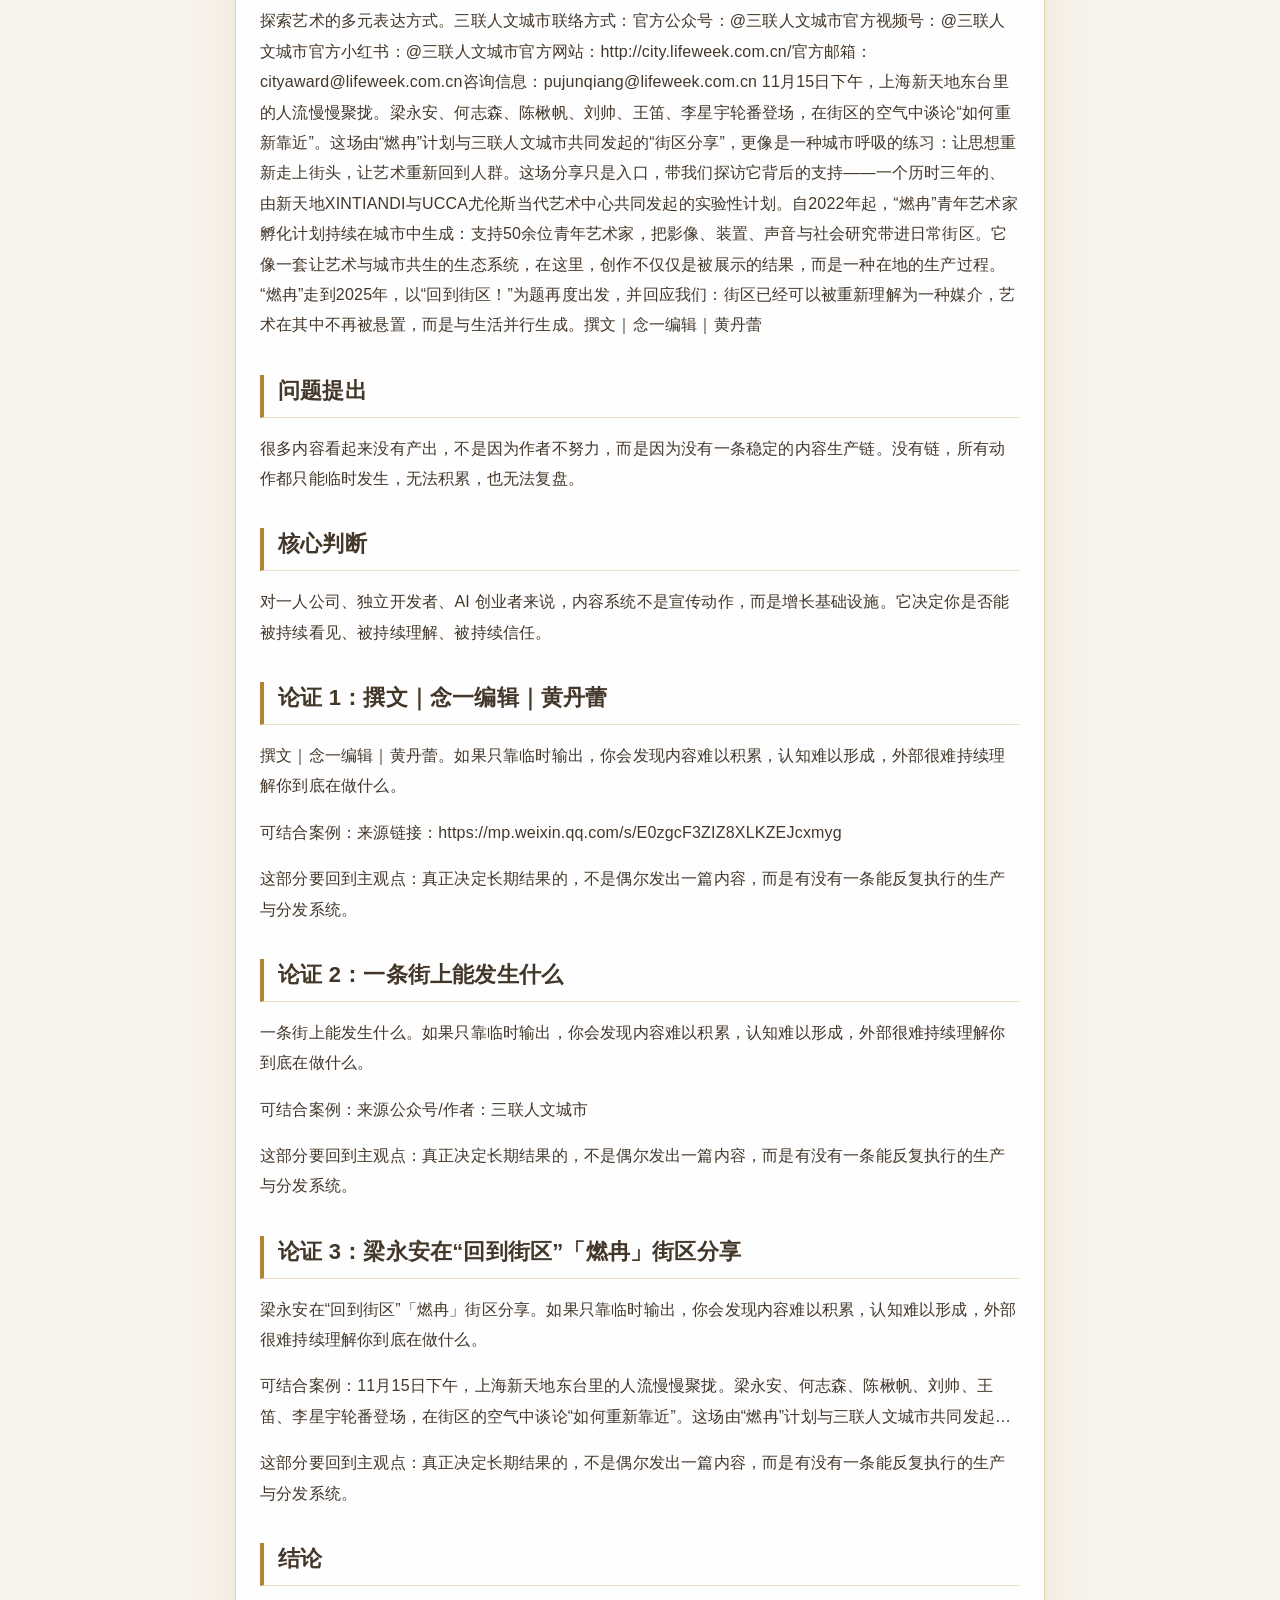
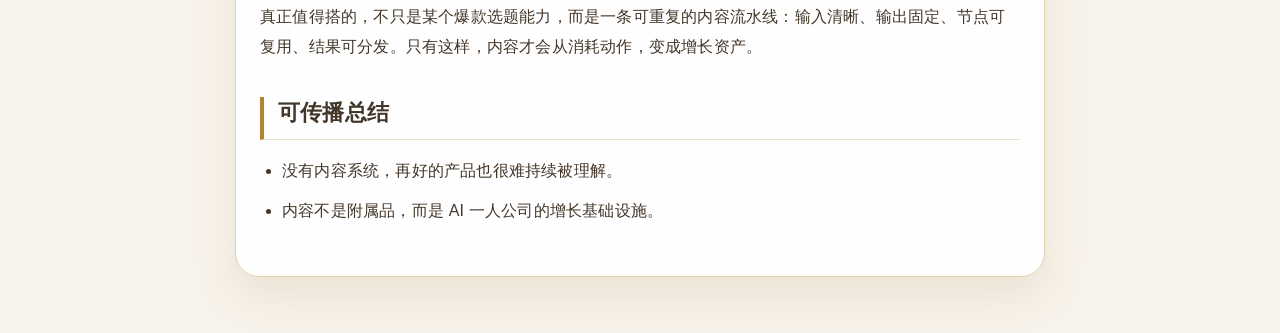
<file: content-production/ready/如果生活乏味-那就把自己扔进街区-wechat.html>
<!doctype html><html lang="zh-CN"><head><meta charset="utf-8" /><meta name="viewport" content="width=device-width, initial-scale=1" /><title>WeChat Preview</title></head><body style="margin:0;background:#f8f3ea;padding:32px 12px;"><section style="background:#f8f3ea;padding:24px 12px;"><div style="max-width:760px;margin:0 auto;padding:32px 24px;background:rgba(255, 255, 255, 0.961);border:1px solid #e2cfb0;border-radius:24px;box-shadow:0 18px 42px rgba(132, 101, 46, 0.12);font-family:'PingFang SC','Hiragino Sans GB','Microsoft YaHei',-apple-system,BlinkMacSystemFont,'Segoe UI',sans-serif;color:#43372a;line-height:1.9;letter-spacing:0.2px;"><h1 style="margin:0 0 24px;font-family:'PingFang SC','Hiragino Sans GB','Microsoft YaHei',-apple-system,BlinkMacSystemFont,'Segoe UI',sans-serif;font-size:30px;line-height:1.28;color:#43372a;font-weight:800;letter-spacing:0;">如果生活乏味，那就把自己扔进街区</h1><blockquote style="margin:0 0 20px;padding:16px 18px;background:rgba(179, 131, 47, 0.150);border:1px solid #e2cfb0;border-radius:14px;box-shadow:0 18px 42px rgba(132, 101, 46, 0.12);"><p style="margin:0 0 16px;font-size:16px;line-height:1.9;color:#43372a;word-break:break-word;margin:0;">目标读者：关注原文主题、希望将公众号素材加工为可发布观点文章的读者<br />发布目标：基于公众号素材再创作一篇适合公众号发布的观点型长文，保留原文有价值的信息点，但不直接照抄原文</p></blockquote><h2 style="margin:34px 0 16px;padding:0 0 10px 14px;border-left:4px solid #b3832f;border-bottom:1px solid #ede1cd;font-family:'PingFang SC','Hiragino Sans GB','Microsoft YaHei',-apple-system,BlinkMacSystemFont,'Segoe UI',sans-serif;font-size:22px;line-height:1.45;color:#43372a;font-weight:800;">导语</h2><p style="margin:0 0 16px;font-size:16px;line-height:1.9;color:#43372a;word-break:break-word;">11月15日下午，上海新天地东台里的人流慢慢聚拢。梁永安、何志森、陈楸帆、刘帅、王笛、李星宇轮番登场，在街区的空气中谈论“如何重新靠近”。这场由“燃冉”计划与三联人文城市共同发起的“街区分享”，更像是一种城市呼吸的练习：让思想重新走上街头，让艺术重新回到人群。这场分享只是入口，带我们探访它背后的支持——一个历时三年的、由新天地XINTIANDI与UCCA尤伦斯当代艺术中心共同发起的实验性计划。自2022年起，“燃冉”青年艺术家孵化计划持续在城市中生成：支持50余位青年艺术家，把影像、装置、声音与社会研究带进日常街区。它像一套让艺术与城市共生的生态系统，在这里，创作不仅仅是被展示的结果，而是一种在地的生产过程。“燃冉”走到2025年，以“回到街区！”为题再度出发，并回应我们：街区已经可以被重新理解为一种媒介，艺术在其中不再被悬置，而是与生活并行生成。撰文｜念一编辑｜黄丹蕾一条街上能发生什么？作家梁永安每隔两周会去一次上海人民公园的相亲角，看一下贴在那里的相亲介绍，除了房子、学历、资产等硬性条件，会不会增加一些软要求；设计师何志森说，在今天，艺术创新的最佳平台不在美术馆，而是街道；艺术家刘帅发现木蜂、落叶、麻雀。他邀请四个陌生人面对面吹木制乐器，这些乐器上的每一个孔，都是竹蜂在以往的繁殖季里蛀出的，如今它们的后代已经飞走了。科幻作家陈楸帆从近年来每个人都无法置身事外的AI浪潮切入，他说：“AI能模拟爱，却无法制造‘等待’‘误差’与‘偶然’的情感经验。”我们重新发现街道，是为了重审城市的情感系统——它需要为犹豫、停顿与靠近留下空间；而历史学家王笛会告诉你，街边茶馆的闲聊，是中国大历史下的一条隐线；音乐家李星宇选择聆听森林的回声、鲸鱼的低鸣、雨打屋檐的声音，去探寻人与自然之间被忽视的声学边界。六位嘉宾从心性、文学、社会学、声学等多个角度，打开听众对于街道的想象力。梁永安曾获评复旦大学“最受欢迎讲师”，近年来凭借对文化议题、亲密关系的讨论而走红。在演讲中，他首先提出一个问题：“社会愈发现代化，人的精神能否相应达到‘现代化’？”梁永安在“回到街区”「燃冉」街区分享比起世故与早衰，他更渴望看到一个个鲜活、青春的灵魂。他重提“少年气”，呼应百年前梁启超说的“少年之中国”。他说的少年气，是鹏程万里的“志气”、一往无前的“锐气”、驻足反思的“静气”、无用之用的“傻气”、活在瞬间的“灵气”。梁永安用陶行知的乡村教育、当代实体书店的变局、AI变革的破与立为例子，指出：“在大变局中，我们都需要重新学习，进行一场重要的文化转变、观念转变。”Mapping工作坊发起人，华南理工大学建筑学院副教授何志森主张“让艺术离开美术馆”。2019年，他和艺术家宋冬在广州发起了“移动的美术馆”策划。他们把旧床放在美术馆门前，组织周边居民在床上野餐、打边炉、看电影；抬进社区里，邀请路人一起喝茶，改造成露天电影院。何志森在“燃冉”计划演讲现场说：“设计师最终的目的是为了传递善意和快乐。在创造美的同时，也要为普通人建立起尊严与自信，最终帮助走向一个个普通人都有尊严与自信的世界。”何志森在“回到街区”「燃冉」街区分享“移动的美术馆”项目现场在科幻作家陈楸帆的演讲里，“爱”也是关键词。他几年前写过一部小说，叫做《无接触之恋》，讲述未来二十年后的城市是一个由AI掌握的无接触系统，遭遇PTSD的女主生活在一个诸多实际行动由机器代劳的世界里。陈楸帆由此发问：“当一切都变得‘无接触化’，人与人之间还能否真正地接触？”“回到街道”这个关键词，在科幻作家的构想里，未来，甚至就在当下，会有一群理想主义者设计一条以爱为主旨的街道。陈楸帆在“回到街区”「燃冉」街区分享在接下来的两场演讲中，历史学家王笛提供了纵向的历史研究维度，艺术家刘帅则分享了他如何看见街道中其他动物的存在。王笛以茶馆为主题，分享了自己近年来的成都公共空间研究。在演讲现场，王笛以观音阁老茶馆、玉林街区的空间演变为案例，展现出在成都文化的血脉中，“市民自发”占据了举足轻重的位置。在王笛眼中，所谓回到街道，就是要发现我们自己的故事，记录属于自己的声音。从宏大回归日常，用记录抵抗遗忘。王笛在“回到街区”「燃冉」街区分享刘帅的演讲主题是“万物与我相关”。他以篱笆之木制成双人、四人可共吹的乐器，每个音孔都来自竹蜂筑巢后的痕迹——陌生人因此在呼吸与声音间建立连接。作品《飞行练习》中，他用秒表记录落叶的飞行时间，再以美人蕉叶做风筝，让夜空多出一轮“叶之月”；《跳房子：纪念一只麻雀》中，他依据麻雀跳跃的距离绘出格子，邀请路人共玩，以童年的动作纪念逝去的生命。刘帅说：“每一次俯身与抬头，都是与世界的重新相遇。”刘帅在“回到街区”「燃冉」街区分享最后一位分享嘉宾就是“鲸鱼马戏团”的主创李星宇。2016年8月，他和录音与创作伙伴跟随向导，走进亚马孙雨林的雅乌自然保护区。历时15天，他们采集了许多录音和视频，将这些自然之音保存在52赫兹声音馆中。李星宇在“回到街区”「燃冉」街区分享他在亚马孙的”寻声计划”凝聚成三件声音作品：自然声专辑《自然的法则》、声音纪录片《寻声之旅》、研究想象力的“故事外的故事”。从巴西到新疆、高黎贡山，这些年，李星宇还在收集声音。他提倡“声学伦理”，强调回到街道，不能忽略倾听的力量。他说：“聆听并不只是获取信息的行为，而是一种伦理——一种承认世界在我们之外运作的姿态。”“街道， 是生活的目的”“燃冉”青年艺术家孵化计划由新天地XINTIANDI与UCCA于2022年共同发起，首期历时三年。瑞安新天地文化艺术生态负责人魏天天说，2025 年燃冉重返新天地东台里，是“为这条百年街道重新注入艺术的呼吸”。在她看来，三年来燃冉始终在回答同一个问题：艺术如何真正回到街道？走在今天的东台里，人们能看到艺术家用旧物构成的记忆片段、镶在墙面与街角的微小装置——它们没有距离感，就长在日常里，让人不经意就与艺术相遇。魏天天说：“艺术从不远离生活，它是生活的一部分，也是我们理解城市的方式。”魏天天在“回到街区”「燃冉」街区分享现场艺术从不远离生活，它让我们重新理解并亲近生活。UCCA尤伦斯当代艺术中心馆长兼CEO田霏宇（Philip Tinari）在现场强调，街区与共创对于新艺术家的成长至关重要。过去三年，燃冉每年都会收到数百份申请，入选艺术家都从自身经验与在地现实出发，唤起被日常遮蔽的感受与想象。田霏宇说，这些创作最终会成为社区记忆的一部分，“像一粒种子，未来会继续生长。”田霏宇莅临“回到街区”「燃冉」街区分享现场关于街区，东台路本身就是一个有趣的观察样本。三联人文城市执行总编辑贾冬婷从东台路的历史切入。这条全长约600米的道路始建于清光绪二十八年（1902年），1988年，东台路还拥有了上海首个文物监管旧工艺品市场。“回到街区”，也就是回到城市的“最小单位”，回到人与人、人与空间共同生长的真实生活中。贾冬婷在“回到街区”「燃冉」街区分享时过境迁，朴树唱《New Boy》的年代过去，东台路也经历了翻新。最近三年，艺术共创项目“燃冉”让这里焕发了新的活力。艺术家袁可如的《墟市图考》成为现场最令人难忘的片段。她将童年花鸟市场的记忆、对东台路的田野研究与当地的市井文化，转化为一场在街区现场展开的“多路径表演”。三条行动线同步进行：有人推开巨幅画卷，让东台路的旧日景象在空气中重现；有人身穿竹编服饰，现场制作竹编小物；有人以旧时歌谣为线索，与路人即兴对话。竹编工艺品被抛向人群，像是从旧日墟市里飞出的讯号。傍晚时分，表演从室内延伸到街上，演员们在东台里的风里舞动。围观的人越聚越多，附近居民、路人、游客混成一片——艺术在那一刻真正与街区发生连接。它不再是“看一看”的节目，而像是一场突如其来的节日，让陌生人之间生出短暂却真实的亲近感。袁可如，《墟市图考》， 2025“燃冉”计划露天剧场表演现场 图源：“燃冉”计划 我们需要什么样的艺术机制？艺术与商业，历来是紧密又不乏争议的关系。艺术家需要商业资助与推广，商业地产需要艺术来点缀。古往今来，诸多经典艺术的背后都有商业的身影，但若商业走向士绅化，大城市的艺术景观也有滑落至单调浅薄的危险。因此，作为艺术与商业合作的样本，“燃冉”计划是一个值得回顾、观察的典型案例。三年来，“燃冉”并不是以“年度作品”来定义艺术家，而是以一种在地机制呈现艺术生态的可能性。从城市声学、旧物谱系、到在地田野研究，“燃冉”逐渐形成了一个独特的“慢变量”：它不像展览那样以结果论英雄，而是以过程构成价值；它不是把艺术带到城市，而是让艺术家把“现实”重新带回当代艺术内部。换句话说，“燃冉”构建的是一种把创作深深嵌入城市肌理的方式——作品不是单向展示，而是一种与城市共同生成的关系。“燃冉”计划的发起方之一是瑞安新天地。千禧年初，瑞安新天地承载了“文化会客厅”的角色。随着经济发展，上海地租水涨船高，新天地决定走向转型之路，将自己改造为集文艺、交流、购物功能于一体的复合式公共空间。期间，新天地和阿姆斯特丹灯光节、里昂灯光节合作了光影项目“光影山海”，连续十年赞助了上海时装周。而艺术项目“燃冉”就是一次新的尝试。袁可如，《墟市图考》，2025“燃冉”计划露天剧场表演现场图源：“燃冉”计划万事开头难，从2022到2023年，“燃冉”和许多艺术家之间就像是共患难的关系，这种联结感凝结于2022年12月至2023年2月的首届“燃冉”艺术季，主题是“回环之歌”。它以四大单元为上海市民呈现了23位（组）艺术家创作的的50余件艺术作品，意在呼唤联结，重申信任、创造与爱。在艺术行业普遍追求流量与可见性的当下，燃冉提供了一个罕见的反向模型：它的价值不是“做了什么大事件”，而是让三年来的每一位艺术家，在城市微空间中持续累积感受、经验与记忆，而这些“不可量化的部分”，可能才构成了当代艺术真正的公共意义。那届“燃冉”艺术季还邀请高露迪、葛宇路、梁曼琪、麻剑锋与沈若凡x刘恒x杨帆这5组艺术家，创作出《拥抱》《呢喃歌声》等作品。项目发起人魏天天记忆犹新的是：当时很多工厂都关了，回环之歌的装置其实在开展前一天还没有运过来，是“燃冉”和艺术家们一起，在现场解决了许多棘手的问题。项目与艺术家此时的关系不再像甲方和乙方，而是一同携手面对困难的搭档。葛宇路，《呢喃歌声》，2022，拾得物，尺寸可变.2022艺术季现场图源：“燃冉”计划袁可如，《墟市图考》，2025“燃冉”计划露天剧场表演现场图源：“燃冉”计划早在2023年艺术季，“燃冉”就以青年艺术家群展、特邀公共艺术单元、公共活动单元、艺术巴扎单元这四大板块组合的形式，让艺术家的共创参与到市民的公共生活之中。而事实上，在近三年入围“燃冉”项目的艺术家之中，有多位艺术家的新作与城市记忆、在地新生息息相关。例如殷漪将自己多年来录制的上海声音与跑步机的行走拟态结合，制作了实地录音专辑《上海》；黄冰别出心裁，创作出一部以上海新天地清洁工为主体的纪录剧场作品。黄冰，《观众席：可爱的早晨，讨厌的早晨Ⅰ》，2024，舞台装置，尺寸可变2024“燃冉”艺术季现场图源：“燃冉”计划程新皓是2024年的“燃冉”驻地艺术家之一，他的创作多与故乡云南有关。入驻“燃冉”后，程新皓注意到上海西郊公园（上海动物园的前身）和云南的历史关系。借由其作品，我们得以窥见雌象“版纳”在西郊公园中客居47年的一生。让艺术回到生活，让城市变得有趣 2023年起，“燃冉”每年会颁出“锐意探索奖”“融合创新奖”与“好奇无限奖”三个奖项，由UCCA的初审评委与文化顾问委员会专家进行双重评审。作为第二届“融合创新奖”的获得者，袁可如长期关注疾病、情感关系与时局变迁中个体的命运；2024年“锐意探索奖”得主刘帅在面对时代剧变带来的种种陌异感时，重新从自然身上回观人的处境。袁可如，《螺蛳壳里做秀场》，2023，表演，40分钟2023“燃冉”艺术季现场图源；”燃冉“计划刘帅，《鸽子：上海情书》，2024，装置、影像、文本等2024“燃冉”艺术季现场 图源：“燃冉”计划考察过去三年因“燃冉”计划诞生的艺术作品，既有公共议题的生发，也有私人情感的联结。例如在2022年入围的15份艺术作品中，崔小清以中国传统剪纸艺术为创作媒介，用剪纸作品《山乡巨变之春夏秋冬》演绎了中国城镇化的一个缩影；2024年，艺术家曹澍从AI联想到20世纪初摄影术传入上海时的文化现象，以上海大厦（原百老汇大厦）的建筑空间和历史事件为锚点，探讨了新技术诞生之初引发的认知偏差与想象。崔小清，《花园》，2022，布面油彩拼贴，200 × 190 cm2022“燃冉”艺术季现场图源：“燃冉”计划2024年入围“燃冉”计划的刘澜瑄别出心裁。她从‘晾晒’一词出发，观测城市生活的晾晒艺术，呼应了那一年的主题“在地新生”。入围艺术家也展现了自己的多重身份和对现代社会生产链条的关注。杨牧石通过《焊连-遗迹》《消磨》等作品，展示当代产业链条、社会景观中的 “无效生产”；温州艺术家冯至炫则采用高硬度树脂、不锈钢七齿鱼叉、工业电扇、鲨鱼鱼钩等物件，制造出兼具赛博感和废土感的装置艺术《浮游偶像》。杨牧石，《局部》，2022，围栏、木窗、地板木、工具柄、工作台、办公桌、档案架、门、木梯、雕塑骨架、广告牌、油漆，5.25 × 2.75 × 1.73 m。2022“燃冉”艺术季现场图源：“燃冉”计划三年来，“燃冉”计划的主题从“回环之歌”到“CITY JUMP 跳动吧，城市！”“响亮的吻”，再至2025年的“回到街区！”，为青年艺术家提供了一片宽容、鼓励创造的沃土。它是一次总结，也是艺术家们再出发的开始。“燃冉”计划三年来贯穿的一条主线，就是艺术家如何在场，如何让艺术作品更加呼应当下。进而，商业、艺术家、街区这三者，搭建出一个良性的、青年艺术家共同探索的在地艺术创作生态。今年，“燃冉”不忘初心，用回顾展、露天剧场、街区分享这三个板块贯穿整个东台里街区。其中，回顾展以“记忆重构”为线索，将艺术家物件与创作过程文献展现于街区空间中，再现了自身与“燃冉”共同生长的记忆。“露天剧场”单元则带来艺术家袁可如的全新委任表演作品《墟市图考》。作品以“记忆考古”与“公共流动性”为线索，融合旧物档案、口述记忆与行动表演，在街区构建出一个不断被观看与改写的动态空间。 这场专为东台路创作的演出，让观众在行走与偶遇中完成体验，也象征着“燃冉”所坚持的“让艺术回到生活”的初衷。在中国当代艺术的现场，“燃冉”计划是一个鲜活的“正发生”，它交出了一份充分的档案，关于艺术与商业、街区共生，也关于艺术如何真正走出美术馆，走上街头。袁可如，《墟市图考》，2025“燃冉”计划露天剧场表演现场图源：“燃冉”计划正如何志森所说，艺术并不远离生活，艺术就在生活之中。三年来，燃冉打破了艺术与大众之间的壁垒，让这个时代真正有创造力、有敏锐感知的青年艺术家汇聚在一起，参与街道、社区的公共建设，重新激活了上海记忆、社区记忆、个人生命史中渐被忽略的部分。在那个晴朗的秋日，当非遗艺术的传承人从商业中心的二层回廊走到街上，与观众一起游戏，将编织好的鲜花、蚂蚱随机赠予观众时，艺术在那一刻真正实现了“回到街上”。那天斜阳落下，夜空明净，在星星的注视下，在那短暂的时刻，所有人都过得很快乐。运营编辑：毕然 关于“燃冉”“燃冉”青年艺术家孵化计划是由瑞安房地产旗下新天地XINTIANDI社区品牌与UCCA共同发起的三年战略合作项目，旨在整合双方资源与优势，为青年艺术家提供创作支持与专业发展机会的平台。“燃冉”期待与青年艺术家共同探索艺术连接生活的多元可能性，激发多学科跨领域的创作实践。与此同时，“燃冉”致力于构建可持续的艺术生态与文化场域，吸引更广泛的文化艺术精神社群，助力当下艺术现场的发生。关于主办方新天地是中国领先的城市解决方案提供者瑞安房地产打造和运营的社区品牌。新天地为中国开创开放式街区商业之先河，于 2001 年推出首个旗舰项目「上海新天地」，之后陆续为多个核心城市创造地标级复合功能社区。凭借创新前沿的生活方式理念，拥有超级复合功能的新天地社区打破生活、工作、娱乐、学习的边界, 融入在地新生的文化和可持续生态，激发社区共建者的灵感创意和无限可能。UCCA尤伦斯当代艺术中心是中国杰出的现当代艺术机构。UCCA秉持“持续让好艺术影响更多人”的理念，以四座建筑风格和展览项目各具特色的美术馆，为观众提供丰富的艺术展览、公共项目和教育活动。UCCA在董事会的支持下，通过捐赠、赞助、票务及UCCA Lab的商业活动获得资金支持。自2007年在北京创建以来，UCCA已呈现了200余场展览，并吸引了超千万的观众到访参观。关于特别合作伙伴三联人文城市是三联生活传媒旗下的城市整合传播品牌。以一年一度的三联人文城市奖、人文城市季、人文风土季为主线，创立了“小城之春”“你好陌生人”“光谱计划”等IP。在中国城市从空间转向人文的节点上，通过展览、论坛、演出、工作坊、报道、出版等线上线下多种形式，关注城市生活，激发公众参与，重塑城市人文价值。关于空间与视觉设计由Roger罗天泽和Dotti共同成立于2022年，SO CREATIVE STUDIO致力于为品牌和机构注入全面且活泼的视觉方案，从品牌策略和创意，到视觉传达、动态设计和影像传播，我们主张不为创意设限，积极探索艺术的多元表达方式。三联人文城市联络方式：官方公众号：@三联人文城市官方视频号：@三联人文城市官方小红书：@三联人文城市官方网站：http://city.lifeweek.com.cn/官方邮箱：cityaward@lifeweek.com.cn咨询信息：pujunqiang@lifeweek.com.cn 11月15日下午，上海新天地东台里的人流慢慢聚拢。梁永安、何志森、陈楸帆、刘帅、王笛、李星宇轮番登场，在街区的空气中谈论“如何重新靠近”。这场由“燃冉”计划与三联人文城市共同发起的“街区分享”，更像是一种城市呼吸的练习：让思想重新走上街头，让艺术重新回到人群。这场分享只是入口，带我们探访它背后的支持——一个历时三年的、由新天地XINTIANDI与UCCA尤伦斯当代艺术中心共同发起的实验性计划。自2022年起，“燃冉”青年艺术家孵化计划持续在城市中生成：支持50余位青年艺术家，把影像、装置、声音与社会研究带进日常街区。它像一套让艺术与城市共生的生态系统，在这里，创作不仅仅是被展示的结果，而是一种在地的生产过程。“燃冉”走到2025年，以“回到街区！”为题再度出发，并回应我们：街区已经可以被重新理解为一种媒介，艺术在其中不再被悬置，而是与生活并行生成。撰文｜念一编辑｜黄丹蕾</p><h2 style="margin:34px 0 16px;padding:0 0 10px 14px;border-left:4px solid #b3832f;border-bottom:1px solid #ede1cd;font-family:'PingFang SC','Hiragino Sans GB','Microsoft YaHei',-apple-system,BlinkMacSystemFont,'Segoe UI',sans-serif;font-size:22px;line-height:1.45;color:#43372a;font-weight:800;">问题提出</h2><p style="margin:0 0 16px;font-size:16px;line-height:1.9;color:#43372a;word-break:break-word;">很多内容看起来没有产出，不是因为作者不努力，而是因为没有一条稳定的内容生产链。没有链，所有动作都只能临时发生，无法积累，也无法复盘。</p><h2 style="margin:34px 0 16px;padding:0 0 10px 14px;border-left:4px solid #b3832f;border-bottom:1px solid #ede1cd;font-family:'PingFang SC','Hiragino Sans GB','Microsoft YaHei',-apple-system,BlinkMacSystemFont,'Segoe UI',sans-serif;font-size:22px;line-height:1.45;color:#43372a;font-weight:800;">核心判断</h2><p style="margin:0 0 16px;font-size:16px;line-height:1.9;color:#43372a;word-break:break-word;">对一人公司、独立开发者、AI 创业者来说，内容系统不是宣传动作，而是增长基础设施。它决定你是否能被持续看见、被持续理解、被持续信任。</p><h2 style="margin:34px 0 16px;padding:0 0 10px 14px;border-left:4px solid #b3832f;border-bottom:1px solid #ede1cd;font-family:'PingFang SC','Hiragino Sans GB','Microsoft YaHei',-apple-system,BlinkMacSystemFont,'Segoe UI',sans-serif;font-size:22px;line-height:1.45;color:#43372a;font-weight:800;">论证 1：撰文｜念一编辑｜黄丹蕾</h2><p style="margin:0 0 16px;font-size:16px;line-height:1.9;color:#43372a;word-break:break-word;">撰文｜念一编辑｜黄丹蕾。如果只靠临时输出，你会发现内容难以积累，认知难以形成，外部很难持续理解你到底在做什么。</p><p style="margin:0 0 16px;font-size:16px;line-height:1.9;color:#43372a;word-break:break-word;">可结合案例：来源链接：https://mp.weixin.qq.com/s/E0zgcF3ZIZ8XLKZEJcxmyg</p><p style="margin:0 0 16px;font-size:16px;line-height:1.9;color:#43372a;word-break:break-word;">这部分要回到主观点：真正决定长期结果的，不是偶尔发出一篇内容，而是有没有一条能反复执行的生产与分发系统。</p><h2 style="margin:34px 0 16px;padding:0 0 10px 14px;border-left:4px solid #b3832f;border-bottom:1px solid #ede1cd;font-family:'PingFang SC','Hiragino Sans GB','Microsoft YaHei',-apple-system,BlinkMacSystemFont,'Segoe UI',sans-serif;font-size:22px;line-height:1.45;color:#43372a;font-weight:800;">论证 2：一条街上能发生什么</h2><p style="margin:0 0 16px;font-size:16px;line-height:1.9;color:#43372a;word-break:break-word;">一条街上能发生什么。如果只靠临时输出，你会发现内容难以积累，认知难以形成，外部很难持续理解你到底在做什么。</p><p style="margin:0 0 16px;font-size:16px;line-height:1.9;color:#43372a;word-break:break-word;">可结合案例：来源公众号/作者：三联人文城市</p><p style="margin:0 0 16px;font-size:16px;line-height:1.9;color:#43372a;word-break:break-word;">这部分要回到主观点：真正决定长期结果的，不是偶尔发出一篇内容，而是有没有一条能反复执行的生产与分发系统。</p><h2 style="margin:34px 0 16px;padding:0 0 10px 14px;border-left:4px solid #b3832f;border-bottom:1px solid #ede1cd;font-family:'PingFang SC','Hiragino Sans GB','Microsoft YaHei',-apple-system,BlinkMacSystemFont,'Segoe UI',sans-serif;font-size:22px;line-height:1.45;color:#43372a;font-weight:800;">论证 3：梁永安在“回到街区”「燃冉」街区分享</h2><p style="margin:0 0 16px;font-size:16px;line-height:1.9;color:#43372a;word-break:break-word;">梁永安在“回到街区”「燃冉」街区分享。如果只靠临时输出，你会发现内容难以积累，认知难以形成，外部很难持续理解你到底在做什么。</p><p style="margin:0 0 16px;font-size:16px;line-height:1.9;color:#43372a;word-break:break-word;">可结合案例：11月15日下午，上海新天地东台里的人流慢慢聚拢。梁永安、何志森、陈楸帆、刘帅、王笛、李星宇轮番登场，在街区的空气中谈论“如何重新靠近”。这场由“燃冉”计划与三联人文城市共同发起…</p><p style="margin:0 0 16px;font-size:16px;line-height:1.9;color:#43372a;word-break:break-word;">这部分要回到主观点：真正决定长期结果的，不是偶尔发出一篇内容，而是有没有一条能反复执行的生产与分发系统。</p><h2 style="margin:34px 0 16px;padding:0 0 10px 14px;border-left:4px solid #b3832f;border-bottom:1px solid #ede1cd;font-family:'PingFang SC','Hiragino Sans GB','Microsoft YaHei',-apple-system,BlinkMacSystemFont,'Segoe UI',sans-serif;font-size:22px;line-height:1.45;color:#43372a;font-weight:800;">结论</h2><p style="margin:0 0 16px;font-size:16px;line-height:1.9;color:#43372a;word-break:break-word;">真正值得搭的，不只是某个爆款选题能力，而是一条可重复的内容流水线：输入清晰、输出固定、节点可复用、结果可分发。只有这样，内容才会从消耗动作，变成增长资产。</p><h2 style="margin:34px 0 16px;padding:0 0 10px 14px;border-left:4px solid #b3832f;border-bottom:1px solid #ede1cd;font-family:'PingFang SC','Hiragino Sans GB','Microsoft YaHei',-apple-system,BlinkMacSystemFont,'Segoe UI',sans-serif;font-size:22px;line-height:1.45;color:#43372a;font-weight:800;">可传播总结</h2><ul style="margin:0 0 18px;padding-left:22px;color:#43372a;line-height:1.9;"><li style="margin:0 0 10px;">没有内容系统，再好的产品也很难持续被理解。</li><li style="margin:0 0 10px;">内容不是附属品，而是 AI 一人公司的增长基础设施。</li></ul></div></section></body></html>
</file>
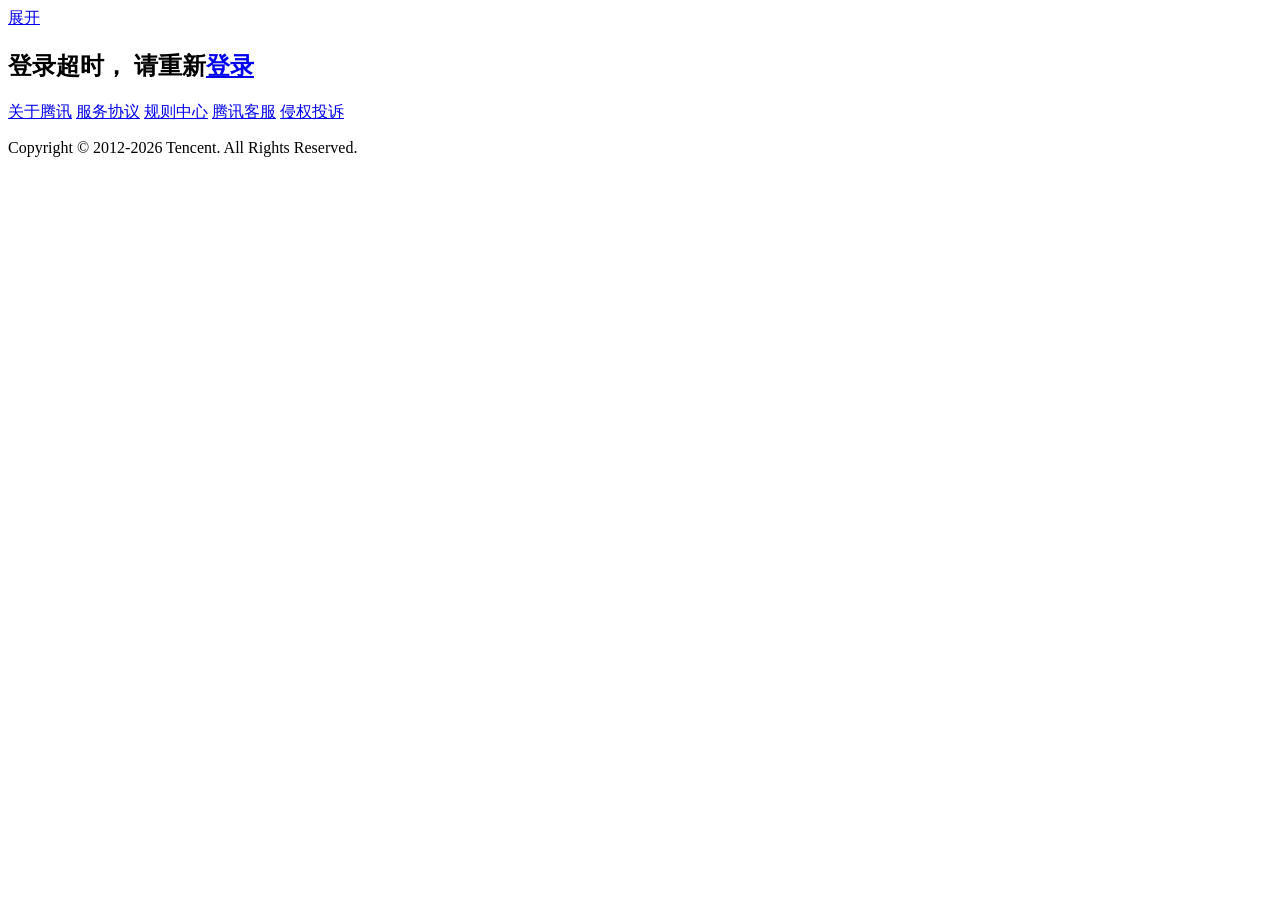
<file: skills/wechat-studio/tmp_wechat_edit.html>
<link href="https://res.wx.qq.com/mpres/zh_CN/htmledition/js/layout/error.97102178.css" rel="stylesheet"><!DOCTYPE html><html><head>  <link href="https://res.wx.qq.com/mpres/zh_CN/htmledition/js/default~layout/base/base_css_4web2~layout/base/meta~layout/base/meta_bak~layout/base_badjs.97101585.css" rel="stylesheet"><link href="https://res.wx.qq.com/mpres/zh_CN/htmledition/js/default~layout/base/meta~layout/base_badjs.97101587.css" rel="stylesheet"><meta http-equiv="X-UA-Compatible" content="IE=edge,chrome=1"><meta name="renderer" content="webkit"><meta name="viewport" content="width=device-width,initial-scale=1,user-scalable=0"><!-- <meta name="referrer" content="origin-when-crossorigin"> --><meta charset="utf-8"><script type="text/javascript">
//上报测速 --初始点
window._points = [+new Date()];

//上报测速 --js加载完成点,通过编译工具加在seajs.use回调中
function wx_main(mod) {
  window._points && (window._points[3] = +new Date());
};

window.wx = {
  uin: "" || "0",
  lang: "zh_CN"
};
</script><script crossorigin type="text/javascript" src="https://res.wx.qq.com/mpres/zh_CN/htmledition/pages/modules/common/badjs7cf189.js"></script><script crossorigin type="text/javascript" src="https://res.wx.qq.com/mpres/zh_CN/htmledition/pages/modules/base/jserr7cf189.js"></script><script type="text/javascript">

//如果cdn挂了资源拉不到 触发此上报
window.wx_loaderror = function(ele) {
  var _img = new Image();
  var key = 63;
  if (ele && ele.tagName && ele.tagName.toLowerCase() == "script") {
    key = 64;
    //js资源挂了页面报到特殊地方
  }
  _img.src = "https://badjs.weixinbridge.com/badjs?id=11&uin=" + (wx && wx.uin) + "&msg=" + encodeURIComponent("link_error:" + (ele && (ele.href || ele.src))) + "|link&from=" + encodeURIComponent(location.href) + "&level=4&_t=" + (+new Date);

  var key_img = new Image();
  key_img.src = "https://mp.weixin.qq.com/misc/jslog?id=" + key + "&content=link_error&level=error";
  if (typeof WX_BJ_REPORT != "undefined" && WX_BJ_REPORT.BadJs && typeof WX_BJ_REPORT.BadJs.report == "function") {
    if (ele && ele.tagName && ele.tagName.toLowerCase() == "script") {
      WX_BJ_REPORT.BadJs.report("jsLoadedError", ele.href || ele.src, { mid: "mpResourceMonitor" })
    } else {
      WX_BJ_REPORT.BadJs.report("cssLoadedError", ele.href || ele.src, { mid: "mpResourceMonitor" })
    }
  }
};
</script><link id="shortcut" rel="shortcut icon" type="image/x-icon" href=""><link rel="mask-icon" href="https://res.wx.qq.com/a/wx_fed/assets/res/MjliNWVm.svg" color="#4C4C4C"><link rel="apple-touch-icon-precomposed" href="https://res.wx.qq.com/a/wx_fed/assets/res/OTE0YTAw.png"><!-- <link rel="stylesheet" type="text/css" href="https://res.wx.qq.com/mpres/zh_CN/htmledition/comm_htmledition/style/base/layout_head7cf18a.css" /><link rel="stylesheet" type="text/css" href="https://res.wx.qq.com/mpres/zh_CN/htmledition/comm_htmledition/style/base/base.css?i18n" /><link rel="stylesheet" type="text/css" href="https://res.wx.qq.com/mpres/zh_CN/htmledition/comm_htmledition/style/base/lib7cf18a.css" /><link rel="stylesheet" type="text/css" href="https://res.wx.qq.com/mpres/zh_CN/htmledition/comm_htmledition/style/base/weui-desktop_skin7cf18a.css" /> --><!--#0002#--><!--%0002%--><script type="text/javascript">
  var serviceType = "" * 1;

  if(/(registermidpage|readtemplate|findacct|resetpwd|announce|opshowpage)/.test(window.location.href)) {
    document.title = '微信公众平台';
    document.getElementById('shortcut').href = 'https://res.wx.qq.com/a/wx_fed/assets/res/NTI4MWU5.ico';
  } else {
    if (serviceType === 2) {
      document.title = '服务号';
    } else {
      document.title = '公众号';
    }
    document.getElementById('shortcut').href = 'https://res.wx.qq.com/a/fed_upload/9300e7ac-cec5-4454-b75c-f92260dd5b47/logo-mp.ico';
  }
</script><script>
  // 从旧的op law页面跳转到新的op law页面
  // 获得目前url上的query参数
  const querys = window.location.href.match(/[^&=?]+=[^&]*/g);
  const params = [];
  querys.length > 0 && querys.map((elem) => {
    const item = elem.split('=');
    params[item[0]] = item[1];
  });
  // 检查是否在旧的op law页面
  if(params.t == 'business/faq_operation_tmpl' && params.type == 'info') {
    // 获取目前url上的锚点
    const node = window.location.href.split('#')[1];
    let url = 'https://mp.weixin.qq.com/mp/opshowpage?action=newoplaw';
    // 假如url上有锚点
    if (node) {
      // 替换成新op law的锚点格式并在url末端加上
      url += "#t" + node.replace('dot', '-').replace('_', '-');
    }
    // 跳转到新op law页面
    window.location.href = url;
  }

  // Windows下设置滚动条样式
  if (navigator.userAgent.indexOf('Windows') > -1) {
    var style = document.createElement('style');
    style.innerHTML = '::-webkit-scrollbar-track-piece {background-color: #FFFFFF;} ::-webkit-scrollbar {width: 6px; height: 6px;} ::-webkit-scrollbar-thumb {background-color: #c2c2c2; background-clip: padding-box; min-height: 28px;} ::-webkit-scrollbar-thumb:hover {background-color: #A0A0A0;}';
    document.head.appendChild(style);
  }
</script><script src="https://res.wx.qq.com/mpres/zh_CN/htmledition/js/default~layout/base/base_css_4web2~layout/base/meta~layout/base/meta_bak~layout/base_badjs_fe.c2df1d11.js" onerror="wx_loaderror(this)" crossorigin="anonymous"></script><script src="https://res.wx.qq.com/mpres/zh_CN/htmledition/js/default~layout/base/meta~layout/base_badjs_fe.73866e04.js" onerror="wx_loaderror(this)" crossorigin="anonymous"></script><script src="https://res.wx.qq.com/mpres/zh_CN/htmledition/js/layout/base/meta_fe.e25e4fa4.js" onerror="wx_loaderror(this)" crossorigin="anonymous"></script>  <!-- <link rel="stylesheet" type="text/css" href="https://res.wx.qq.com/mpres/zh_CN/htmledition/comm_htmledition/style/page/page_error.css" /> -->  </head><body class="zh_CN weui-desktop-page_simple page_error page_timeout">  <div class="mp-head" id="header">    <link href="https://res.wx.qq.com/mpres/zh_CN/htmledition/js/layout/base/head-box.97102168.css" rel="stylesheet"><script type="text/javascript">
    //上报测速 --css加载完成点
    window._points&&(window._points[1]=+new Date());
</script><div class="weui-desktop-head" id="mp_header">    <div class="weui-desktop-head__inner">      <div class="weui-desktop-layout">        <a id="m_open" href="javascript:;" class="weui-desktop-btn__head-opr weui-desktop__unfold-menu-opr">展开</a>        <div class="weui-desktop-layout__side">          <h1 class="weui-desktop-logo">                        <a href="/" title="公众号" class="weui-desktop-logo__inner"></a>                      </h1>        </div>        <div class="weui-desktop-layout__extra">          <!-- 企业号不显示顶部的所有的链接 -->                      <!-- inside -->                        <div class="weui-desktop-account">              <!-- 如果是小程序就不出现了 -->                                                                          </div>                      <!-- 给企业号加退出按钮 -->                  </div>      </div>    </div></div><script type="text/javascript">
(function() {
  // 初始化消息未读
  var eleHeadBoxAccountNum = document.getElementById('headBoxAccountNum')
  if (eleHeadBoxAccountNum && eleHeadBoxAccountNum.dataset && eleHeadBoxAccountNum.dataset.notify) {
    var headBoxAccountNum = parseInt(eleHeadBoxAccountNum.dataset.notify)
    if (headBoxAccountNum) {
      eleHeadBoxAccountNum.style.display = 'block'
      eleHeadBoxAccountNum.innerHTML = headBoxAccountNum > 99 ? '99+' : headBoxAccountNum
    }
  }

  // 改为css方案来实现了
  // var isShow = false,
  //     timer;
  // var btnAccountOpr = document.getElementById('js_btn_account_opr'),
  //     divAccountOpr = document.getElementById('js_div_account_opr'),
  //     divContainer = document.body;
  // if (!!btnAccountOpr && !!divAccountOpr) {
  //   divAccountOpr.style.display = 'none';
  //   var onShow = function() {
  //     clearTimeout(timer);
  //     divAccountOpr.style.display = 'block';
  //     isShow = true;
  //   };
  //   var onHide = function() {
  //     clearTimeout(timer);
  //     timer = setTimeout(function() {
  //       divAccountOpr.style.display = 'none';
  //       isShow = false;
  //     }, 300);
  //   };
  //   if (!!window.addEventListener) {
  //     btnAccountOpr.addEventListener('mouseenter', onShow);
  //     btnAccountOpr.addEventListener('mouseleave', onHide);
  //     divAccountOpr.addEventListener('mouseenter', onShow);
  //     divAccountOpr.addEventListener('mouseleave', onHide);
  //   } else {
  //     btnAccountOpr.attachEvent('onmouseenter', onShow);
  //     btnAccountOpr.attachEvent('onmouseleave', onHide);
  //     divAccountOpr.attachEvent('onmouseenter', onShow);
  //     divAccountOpr.attachEvent('onmouseleave', onHide);
  //   }
  // }
})();
</script><script src="https://res.wx.qq.com/mpres/zh_CN/htmledition/js/layout/base/head-box_fe.ec8fe319.js" onerror="wx_loaderror(this)" crossorigin="anonymous"></script>  </div>  <div id="body" class="mp-body">    <div class="weui-desktop-layout weui-desktop-layout_global">      <div class="weui-desktop-layout__main">        <div class="weui-desktop-layout__main__area">          <div class="weui-desktop-layout__main__inner">            <div class="weui-desktop-panel">              <div class="page_error_msg">                <div class="inner">                  <span class="icon_wrp">                    <i class="icon_page_error"></i>                  </span>                  <div class="msg_content">                    <!-- 页面公告 @jaminqian -->                    <div id="_js_announcement"></div><script type="text/html" id="_js_announcement_tpl">
  {each announcement_list as item i}
    <div class="page_msg announcement_msg mini{if item.type === 0} with_closed{/if}">
      <div class="inner">
        <span class="msg_icon_wrp"><i class="icon_msg_mini {if item.type === 0}info{else}warn{/if}"></i></span>
        <div class="msg_content">
          <p>{=item.content}</p>
        </div>
        {if item.type === 0}
          <span class="msg_closed js_msg_close">关闭</span>
        {/if}
      </div>
    </div>
  {/each}
</script>                            <h2>                <span id="info"></span>                                请重新<a id='jumpUrl' href='/'>登录</a>                        </h2>        <script>
        var pathname = location.pathname,
        search = location.search;
        var jumpUrlDom = document.getElementById('jumpUrl');
        if (jumpUrlDom) {
                jumpUrlDom.setAttribute('href','/cgi-bin/loginpage?url='+encodeURIComponent(pathname + search));
        }

        var ret="200003";
        if(ret=="280001"){
                document.getElementById('info').innerHTML="当前账号密码已修改，如非账号管理员本人操作修改，请尽快修改密码。";
        }else if(ret=="280002"){
                document.getElementById('info').innerHTML="当前账号登录邮箱已修改，如非账号管理员本人操作修改，请重新找回。";
        }else if(ret=="280003"){
                document.getElementById('info').innerHTML="当前账号密码已修改，如非账号管理员本人操作修改，请重新找回。";
        }else if(ret=="200003"){
                document.getElementById('info').innerHTML="登录超时，";
                //document.getElementById('info').innerHTML="";
        }else if(ret=="430002"){//视频原创申诉过期
                document.getElementById('info').innerHTML="申诉已过期";
        }
        </script>                  </div>                </div>              </div>            </div>          </div>        </div>      </div>    </div>  </div>  </div>  </div>  </div>  <div class="mp-foot" id="footer">  <div class="weui-desktop-foot">    <div class="weui-desktop-foot__info">      <div class="weui-desktop-links weui-desktop-link-group weui-desktop-link-group_split">                <a class="weui-desktop-link" href="http://www.tencent.com/zh-cn/index.shtml" target="_blank">关于腾讯</a>        <a class="weui-desktop-link" href="/cgi-bin/readtemplate?t=home/agreement_tmpl&type=info&lang=zh_CN&token=" target="_blank">服务协议</a>        <a class="weui-desktop-link" href="/webpoc/ruleCenter?type=oa " target="_blank">规则中心</a>         <!--<a class="weui-desktop-link" href="/cgi-bin/opshowpage?action=dispelinfo&lang=zh_CN&begin=1&count=9" target="_blank">辟谣中心</a>-->        <a class="weui-desktop-link" href="http://kf.qq.com/product/weixinmp.html" target="_blank">腾讯客服</a>                        <!-- <a class="weui-desktop-link" href="mailto:weixinmp@qq.com" target="_blank">联系邮箱</a> -->                <a class="weui-desktop-link" href="/acct/infringementlogin?action=getkey_brand&lang=zh_CN" target="_blank">侵权投诉</a>                      </div>    </div>    <div class="weui-desktop-foot__extra">      <!--#00002#-->      <p class="weui-desktop-link">Copyright &copy; 2012-2026 Tencent. All Rights Reserved.</p>      <!--%00002%-->    </div>  </div></div><script type="text/javascript">
//上报测速 --dom加载完成点
window._points&&(window._points[2]=+new Date());
</script>    <!-- mp 不再支持 ie浏览器 -->  <script type="text/javascript">
  // mp 不再支持 ie浏览器 @sankigan
  // 额外提示不支持webcomponent的浏览器升级 @daisyhhuang
  (function() {
    setTimeout(function() {
      // 为兼容可选链等高级语法在tpl文件中的使用。未来如果需要使用更多新特性可以考虑加loader降级 @orinyang
      function checkBrowserVersion(ua){
        const chromeRegex = /Chrome\/([0-9]+(?:\.[0-9]+)*)/;
        const safariRegex = /Version\/([0-9]+(?:\.[0-9]+)*)/; 
        const firefoxRegex = /Firefox\/([0-9]+(?:\.[0-9]+)*)/;

        let chromeVersion = ua.match(chromeRegex);
        if(chromeVersion){
          return parseFloat(chromeVersion[1]) < 80;
        }
        let safariVersion = ua.match(safariRegex);
        if(safariVersion){
          return parseFloat(safariVersion[1]) < 13.1;
        }
        let firefoxVersion = ua.match(firefoxRegex);
        if(firefoxVersion){
          return parseFloat(firefoxVersion[1]) < 74;
        }
        return false;
      }

      function checkIE() {
        var ua = navigator.userAgent;

        var isSupportShadow =  window.customElements &&  (document.head.createShadowRoot || document.head.attachShadow);
        // 分别判断是否是 ie11 以下以及是否是 ie11 浏览器 非chromium内核edge浏览器
        if (
          (ua.indexOf('compatible') > -1 && ua.indexOf('MSIE') > -1)
          || (ua.indexOf('Trident') > -1 && ua.indexOf("rv:11.0") > -1)
          || ua.indexOf('edge') > -1
          || !isSupportShadow || checkBrowserVersion(ua)
        ) {
          // 因为 web2 也有同样的逻辑，这里去重
          if (!document.querySelector('.js_ie_notsupport')) {
            var div = document.createElement('div');
            div.innerHTML = '<div class="js_ie_notsupport" style="width: 100%;min-width: 280px;padding: 5px 30px;display: inline-block;position: fixed;top: 0px;left: 0px;text-align: center;z-index: 9999;background-color: #EAA000;color: #FFFFFF;">当前浏览器版本过低，请将浏览器更新为新版本QQ浏览器或Chrome浏览器，以获得更好的体验</div>';
            document.body.appendChild(div);
          }
        }
      }
      if (window.attachEvent) {
        window.attachEvent('onload', checkIE);
      } else if (window.addEventListener) {
        window.addEventListener('load', checkIE, false);
      }
    }, 10);
  })();
</script><script src="https://res.wx.qq.com/mpres/zh_CN/htmledition/js/layout/error_fe.566ae7fe.js" onerror="wx_loaderror(this)" crossorigin="anonymous"></script></body></html>
</file>
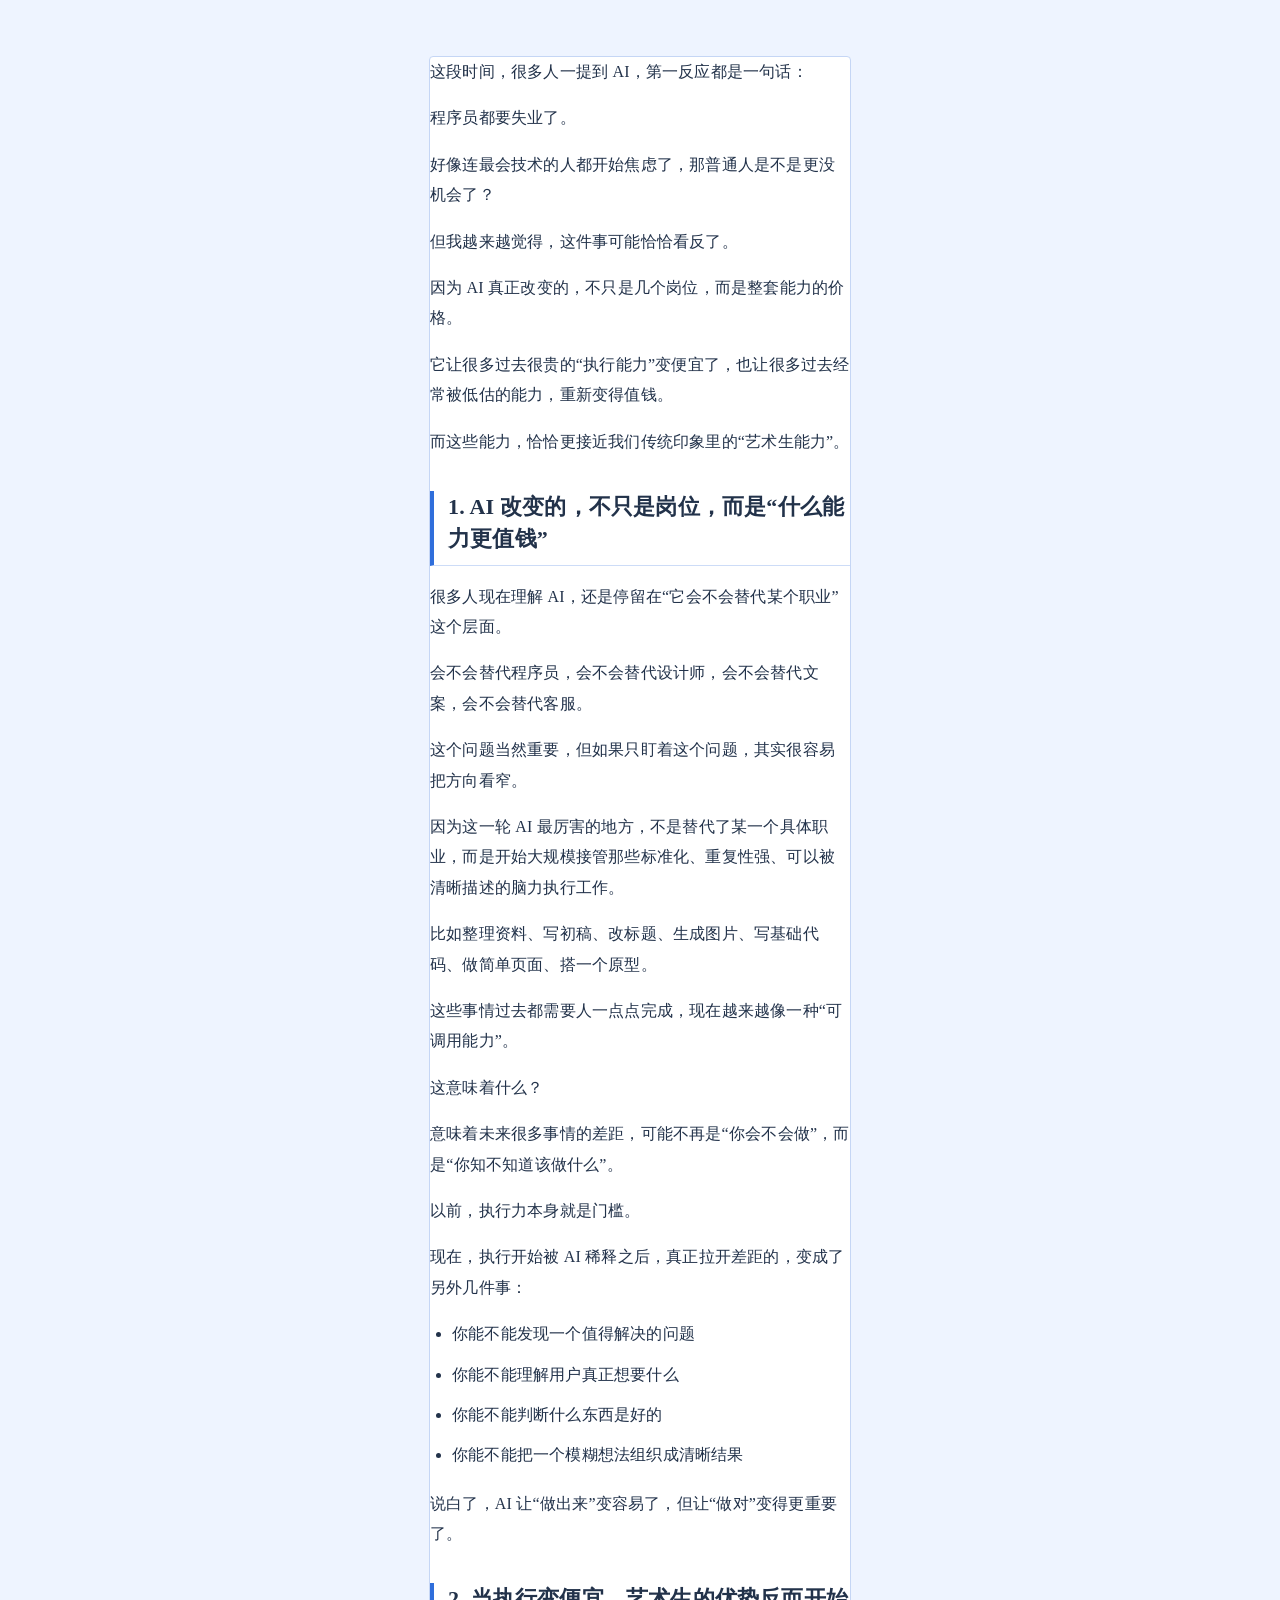
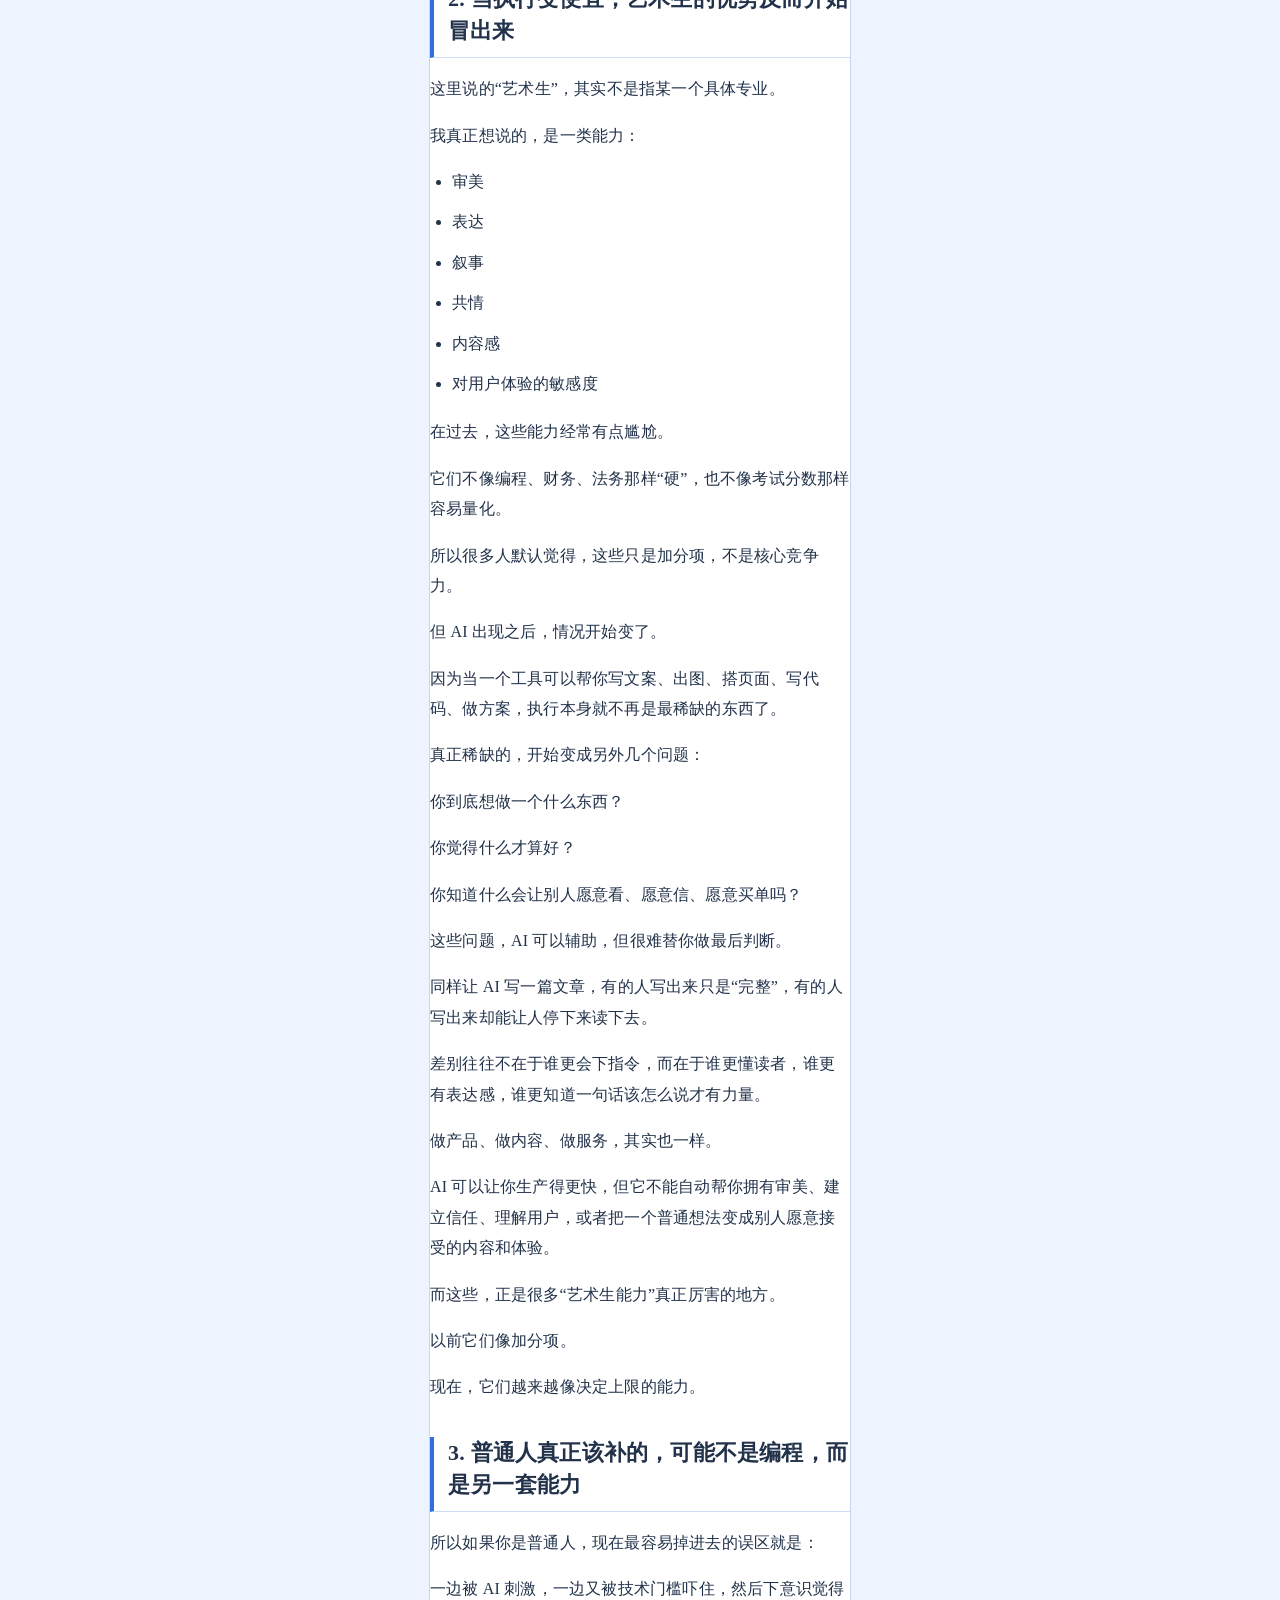
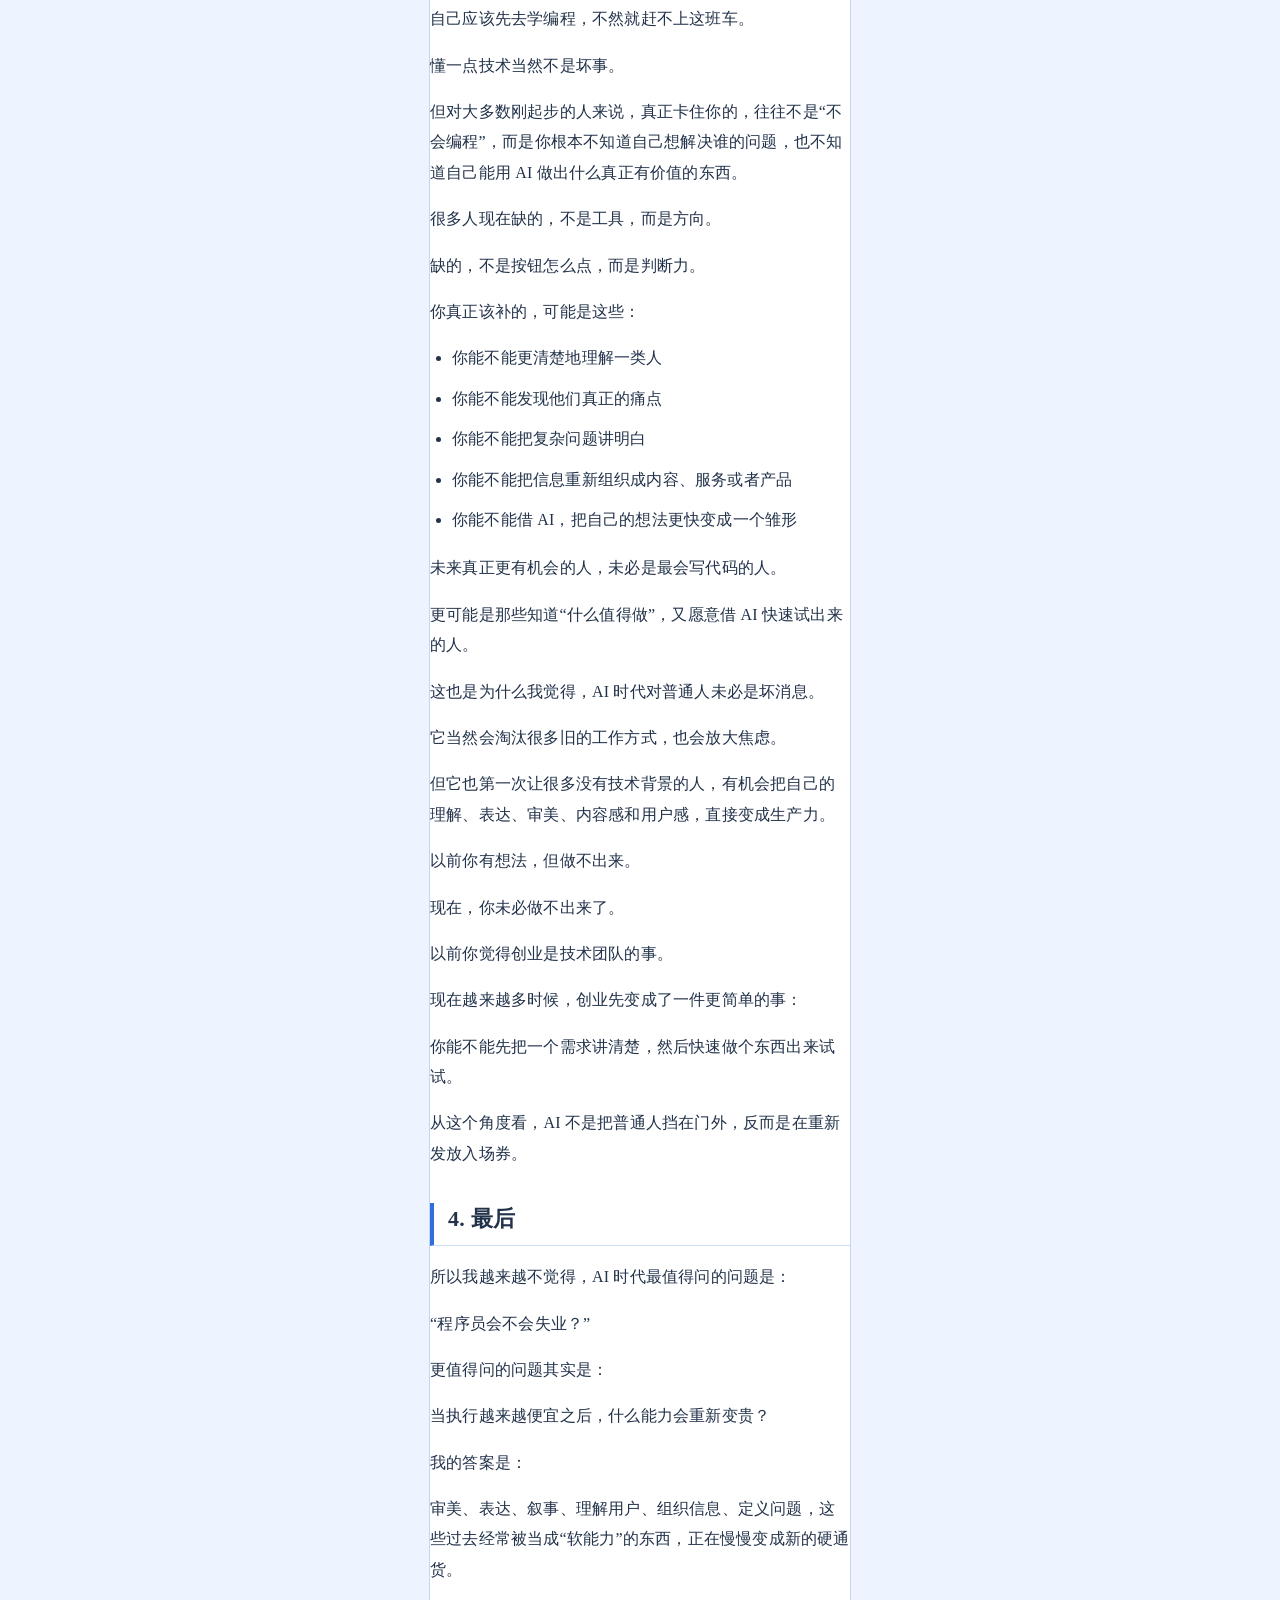
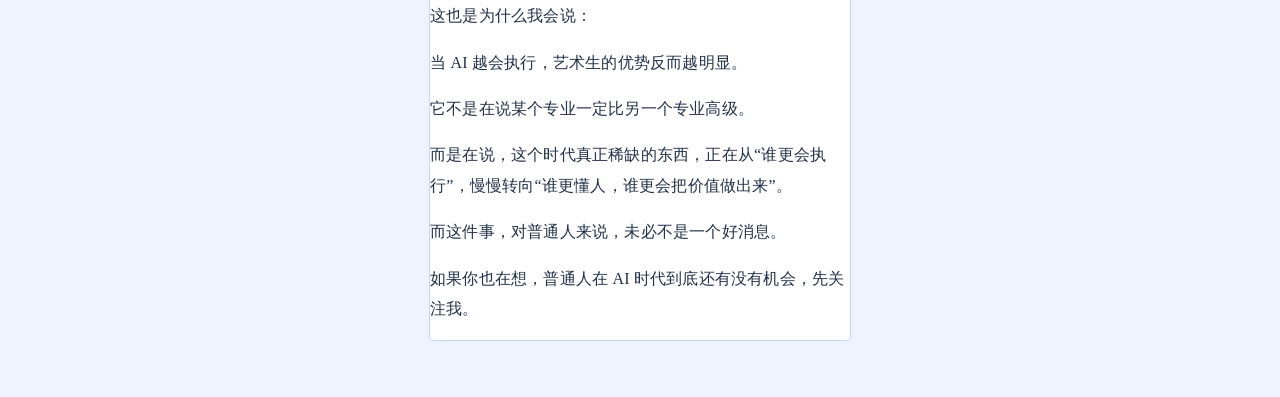
<file: skills/wechat-studio/AI/2026-03-28-ai-art-advantage.cloned-from-url.html>
<!doctype html><html lang="zh-CN"><head><meta charset="utf-8" /><meta name="viewport" content="width=device-width, initial-scale=1" /><title>当 AI 越会执行，艺术生的优势反而越明显</title></head><body style="margin:0;background:#eef4ff;padding:32px 12px;"><section style="background:#eef4ff;padding:24px 12px;"><div style="max-width:420px;margin:0 auto;padding:0;background:#ffffff;border:1px solid #c5d6f5;border-radius:4px;box-shadow:var(--tw-inset-shadow),var(--tw-inset-ring-shadow),var(--tw-ring-offset-shadow),var(--tw-ring-shadow),var(--tw-shadow);font-family:Noto Sans;color:#22324a;line-height:1.9;letter-spacing:0.2px;"><p style="margin:0 0 16px;font-size:16px;line-height:1.9;color:#22324a;word-break:break-word;">这段时间，很多人一提到 AI，第一反应都是一句话：</p><p style="margin:0 0 16px;font-size:16px;line-height:1.9;color:#22324a;word-break:break-word;">程序员都要失业了。</p><p style="margin:0 0 16px;font-size:16px;line-height:1.9;color:#22324a;word-break:break-word;">好像连最会技术的人都开始焦虑了，那普通人是不是更没机会了？</p><p style="margin:0 0 16px;font-size:16px;line-height:1.9;color:#22324a;word-break:break-word;">但我越来越觉得，这件事可能恰恰看反了。</p><p style="margin:0 0 16px;font-size:16px;line-height:1.9;color:#22324a;word-break:break-word;">因为 AI 真正改变的，不只是几个岗位，而是整套能力的价格。</p><p style="margin:0 0 16px;font-size:16px;line-height:1.9;color:#22324a;word-break:break-word;">它让很多过去很贵的“执行能力”变便宜了，也让很多过去经常被低估的能力，重新变得值钱。</p><p style="margin:0 0 16px;font-size:16px;line-height:1.9;color:#22324a;word-break:break-word;">而这些能力，恰恰更接近我们传统印象里的“艺术生能力”。</p><h2 style="margin:34px 0 16px;padding:0 0 10px 14px;border-left:4px solid #2f6edb;border-bottom:1px solid #cddcf7;font-size:22px;line-height:1.45;color:#22324a;font-weight:800;">1. AI 改变的，不只是岗位，而是“什么能力更值钱”</h2><p style="margin:0 0 16px;font-size:16px;line-height:1.9;color:#22324a;word-break:break-word;">很多人现在理解 AI，还是停留在“它会不会替代某个职业”这个层面。</p><p style="margin:0 0 16px;font-size:16px;line-height:1.9;color:#22324a;word-break:break-word;">会不会替代程序员，会不会替代设计师，会不会替代文案，会不会替代客服。</p><p style="margin:0 0 16px;font-size:16px;line-height:1.9;color:#22324a;word-break:break-word;">这个问题当然重要，但如果只盯着这个问题，其实很容易把方向看窄。</p><p style="margin:0 0 16px;font-size:16px;line-height:1.9;color:#22324a;word-break:break-word;">因为这一轮 AI 最厉害的地方，不是替代了某一个具体职业，而是开始大规模接管那些标准化、重复性强、可以被清晰描述的脑力执行工作。</p><p style="margin:0 0 16px;font-size:16px;line-height:1.9;color:#22324a;word-break:break-word;">比如整理资料、写初稿、改标题、生成图片、写基础代码、做简单页面、搭一个原型。</p><p style="margin:0 0 16px;font-size:16px;line-height:1.9;color:#22324a;word-break:break-word;">这些事情过去都需要人一点点完成，现在越来越像一种“可调用能力”。</p><p style="margin:0 0 16px;font-size:16px;line-height:1.9;color:#22324a;word-break:break-word;">这意味着什么？</p><p style="margin:0 0 16px;font-size:16px;line-height:1.9;color:#22324a;word-break:break-word;">意味着未来很多事情的差距，可能不再是“你会不会做”，而是“你知不知道该做什么”。</p><p style="margin:0 0 16px;font-size:16px;line-height:1.9;color:#22324a;word-break:break-word;">以前，执行力本身就是门槛。</p><p style="margin:0 0 16px;font-size:16px;line-height:1.9;color:#22324a;word-break:break-word;">现在，执行开始被 AI 稀释之后，真正拉开差距的，变成了另外几件事：</p><ul style="margin:0 0 18px;padding-left:22px;color:#22324a;line-height:1.9;"><li style="margin:0 0 10px;">你能不能发现一个值得解决的问题</li><li style="margin:0 0 10px;">你能不能理解用户真正想要什么</li><li style="margin:0 0 10px;">你能不能判断什么东西是好的</li><li style="margin:0 0 10px;">你能不能把一个模糊想法组织成清晰结果</li></ul><p style="margin:0 0 16px;font-size:16px;line-height:1.9;color:#22324a;word-break:break-word;">说白了，AI 让“做出来”变容易了，但让“做对”变得更重要了。</p><h2 style="margin:34px 0 16px;padding:0 0 10px 14px;border-left:4px solid #2f6edb;border-bottom:1px solid #cddcf7;font-size:22px;line-height:1.45;color:#22324a;font-weight:800;">2. 当执行变便宜，艺术生的优势反而开始冒出来</h2><p style="margin:0 0 16px;font-size:16px;line-height:1.9;color:#22324a;word-break:break-word;">这里说的“艺术生”，其实不是指某一个具体专业。</p><p style="margin:0 0 16px;font-size:16px;line-height:1.9;color:#22324a;word-break:break-word;">我真正想说的，是一类能力：</p><ul style="margin:0 0 18px;padding-left:22px;color:#22324a;line-height:1.9;"><li style="margin:0 0 10px;">审美</li><li style="margin:0 0 10px;">表达</li><li style="margin:0 0 10px;">叙事</li><li style="margin:0 0 10px;">共情</li><li style="margin:0 0 10px;">内容感</li><li style="margin:0 0 10px;">对用户体验的敏感度</li></ul><p style="margin:0 0 16px;font-size:16px;line-height:1.9;color:#22324a;word-break:break-word;">在过去，这些能力经常有点尴尬。</p><p style="margin:0 0 16px;font-size:16px;line-height:1.9;color:#22324a;word-break:break-word;">它们不像编程、财务、法务那样“硬”，也不像考试分数那样容易量化。</p><p style="margin:0 0 16px;font-size:16px;line-height:1.9;color:#22324a;word-break:break-word;">所以很多人默认觉得，这些只是加分项，不是核心竞争力。</p><p style="margin:0 0 16px;font-size:16px;line-height:1.9;color:#22324a;word-break:break-word;">但 AI 出现之后，情况开始变了。</p><p style="margin:0 0 16px;font-size:16px;line-height:1.9;color:#22324a;word-break:break-word;">因为当一个工具可以帮你写文案、出图、搭页面、写代码、做方案，执行本身就不再是最稀缺的东西了。</p><p style="margin:0 0 16px;font-size:16px;line-height:1.9;color:#22324a;word-break:break-word;">真正稀缺的，开始变成另外几个问题：</p><p style="margin:0 0 16px;font-size:16px;line-height:1.9;color:#22324a;word-break:break-word;">你到底想做一个什么东西？</p><p style="margin:0 0 16px;font-size:16px;line-height:1.9;color:#22324a;word-break:break-word;">你觉得什么才算好？</p><p style="margin:0 0 16px;font-size:16px;line-height:1.9;color:#22324a;word-break:break-word;">你知道什么会让别人愿意看、愿意信、愿意买单吗？</p><p style="margin:0 0 16px;font-size:16px;line-height:1.9;color:#22324a;word-break:break-word;">这些问题，AI 可以辅助，但很难替你做最后判断。</p><p style="margin:0 0 16px;font-size:16px;line-height:1.9;color:#22324a;word-break:break-word;">同样让 AI 写一篇文章，有的人写出来只是“完整”，有的人写出来却能让人停下来读下去。</p><p style="margin:0 0 16px;font-size:16px;line-height:1.9;color:#22324a;word-break:break-word;">差别往往不在于谁更会下指令，而在于谁更懂读者，谁更有表达感，谁更知道一句话该怎么说才有力量。</p><p style="margin:0 0 16px;font-size:16px;line-height:1.9;color:#22324a;word-break:break-word;">做产品、做内容、做服务，其实也一样。</p><p style="margin:0 0 16px;font-size:16px;line-height:1.9;color:#22324a;word-break:break-word;">AI 可以让你生产得更快，但它不能自动帮你拥有审美、建立信任、理解用户，或者把一个普通想法变成别人愿意接受的内容和体验。</p><p style="margin:0 0 16px;font-size:16px;line-height:1.9;color:#22324a;word-break:break-word;">而这些，正是很多“艺术生能力”真正厉害的地方。</p><p style="margin:0 0 16px;font-size:16px;line-height:1.9;color:#22324a;word-break:break-word;">以前它们像加分项。</p><p style="margin:0 0 16px;font-size:16px;line-height:1.9;color:#22324a;word-break:break-word;">现在，它们越来越像决定上限的能力。</p><h2 style="margin:34px 0 16px;padding:0 0 10px 14px;border-left:4px solid #2f6edb;border-bottom:1px solid #cddcf7;font-size:22px;line-height:1.45;color:#22324a;font-weight:800;">3. 普通人真正该补的，可能不是编程，而是另一套能力</h2><p style="margin:0 0 16px;font-size:16px;line-height:1.9;color:#22324a;word-break:break-word;">所以如果你是普通人，现在最容易掉进去的误区就是：</p><p style="margin:0 0 16px;font-size:16px;line-height:1.9;color:#22324a;word-break:break-word;">一边被 AI 刺激，一边又被技术门槛吓住，然后下意识觉得自己应该先去学编程，不然就赶不上这班车。</p><p style="margin:0 0 16px;font-size:16px;line-height:1.9;color:#22324a;word-break:break-word;">懂一点技术当然不是坏事。</p><p style="margin:0 0 16px;font-size:16px;line-height:1.9;color:#22324a;word-break:break-word;">但对大多数刚起步的人来说，真正卡住你的，往往不是“不会编程”，而是你根本不知道自己想解决谁的问题，也不知道自己能用 AI 做出什么真正有价值的东西。</p><p style="margin:0 0 16px;font-size:16px;line-height:1.9;color:#22324a;word-break:break-word;">很多人现在缺的，不是工具，而是方向。</p><p style="margin:0 0 16px;font-size:16px;line-height:1.9;color:#22324a;word-break:break-word;">缺的，不是按钮怎么点，而是判断力。</p><p style="margin:0 0 16px;font-size:16px;line-height:1.9;color:#22324a;word-break:break-word;">你真正该补的，可能是这些：</p><ul style="margin:0 0 18px;padding-left:22px;color:#22324a;line-height:1.9;"><li style="margin:0 0 10px;">你能不能更清楚地理解一类人</li><li style="margin:0 0 10px;">你能不能发现他们真正的痛点</li><li style="margin:0 0 10px;">你能不能把复杂问题讲明白</li><li style="margin:0 0 10px;">你能不能把信息重新组织成内容、服务或者产品</li><li style="margin:0 0 10px;">你能不能借 AI，把自己的想法更快变成一个雏形</li></ul><p style="margin:0 0 16px;font-size:16px;line-height:1.9;color:#22324a;word-break:break-word;">未来真正更有机会的人，未必是最会写代码的人。</p><p style="margin:0 0 16px;font-size:16px;line-height:1.9;color:#22324a;word-break:break-word;">更可能是那些知道“什么值得做”，又愿意借 AI 快速试出来的人。</p><p style="margin:0 0 16px;font-size:16px;line-height:1.9;color:#22324a;word-break:break-word;">这也是为什么我觉得，AI 时代对普通人未必是坏消息。</p><p style="margin:0 0 16px;font-size:16px;line-height:1.9;color:#22324a;word-break:break-word;">它当然会淘汰很多旧的工作方式，也会放大焦虑。</p><p style="margin:0 0 16px;font-size:16px;line-height:1.9;color:#22324a;word-break:break-word;">但它也第一次让很多没有技术背景的人，有机会把自己的理解、表达、审美、内容感和用户感，直接变成生产力。</p><p style="margin:0 0 16px;font-size:16px;line-height:1.9;color:#22324a;word-break:break-word;">以前你有想法，但做不出来。</p><p style="margin:0 0 16px;font-size:16px;line-height:1.9;color:#22324a;word-break:break-word;">现在，你未必做不出来了。</p><p style="margin:0 0 16px;font-size:16px;line-height:1.9;color:#22324a;word-break:break-word;">以前你觉得创业是技术团队的事。</p><p style="margin:0 0 16px;font-size:16px;line-height:1.9;color:#22324a;word-break:break-word;">现在越来越多时候，创业先变成了一件更简单的事：</p><p style="margin:0 0 16px;font-size:16px;line-height:1.9;color:#22324a;word-break:break-word;">你能不能先把一个需求讲清楚，然后快速做个东西出来试试。</p><p style="margin:0 0 16px;font-size:16px;line-height:1.9;color:#22324a;word-break:break-word;">从这个角度看，AI 不是把普通人挡在门外，反而是在重新发放入场券。</p><h2 style="margin:34px 0 16px;padding:0 0 10px 14px;border-left:4px solid #2f6edb;border-bottom:1px solid #cddcf7;font-size:22px;line-height:1.45;color:#22324a;font-weight:800;">4. 最后</h2><p style="margin:0 0 16px;font-size:16px;line-height:1.9;color:#22324a;word-break:break-word;">所以我越来越不觉得，AI 时代最值得问的问题是：</p><p style="margin:0 0 16px;font-size:16px;line-height:1.9;color:#22324a;word-break:break-word;">“程序员会不会失业？”</p><p style="margin:0 0 16px;font-size:16px;line-height:1.9;color:#22324a;word-break:break-word;">更值得问的问题其实是：</p><p style="margin:0 0 16px;font-size:16px;line-height:1.9;color:#22324a;word-break:break-word;">当执行越来越便宜之后，什么能力会重新变贵？</p><p style="margin:0 0 16px;font-size:16px;line-height:1.9;color:#22324a;word-break:break-word;">我的答案是：</p><p style="margin:0 0 16px;font-size:16px;line-height:1.9;color:#22324a;word-break:break-word;">审美、表达、叙事、理解用户、组织信息、定义问题，这些过去经常被当成“软能力”的东西，正在慢慢变成新的硬通货。</p><p style="margin:0 0 16px;font-size:16px;line-height:1.9;color:#22324a;word-break:break-word;">这也是为什么我会说：</p><p style="margin:0 0 16px;font-size:16px;line-height:1.9;color:#22324a;word-break:break-word;">当 AI 越会执行，艺术生的优势反而越明显。</p><p style="margin:0 0 16px;font-size:16px;line-height:1.9;color:#22324a;word-break:break-word;">它不是在说某个专业一定比另一个专业高级。</p><p style="margin:0 0 16px;font-size:16px;line-height:1.9;color:#22324a;word-break:break-word;">而是在说，这个时代真正稀缺的东西，正在从“谁更会执行”，慢慢转向“谁更懂人，谁更会把价值做出来”。</p><p style="margin:0 0 16px;font-size:16px;line-height:1.9;color:#22324a;word-break:break-word;">而这件事，对普通人来说，未必不是一个好消息。</p><p style="margin:0 0 16px;font-size:16px;line-height:1.9;color:#22324a;word-break:break-word;">如果你也在想，普通人在 AI 时代到底还有没有机会，先关注我。</p></div></section></body></html>
</file>
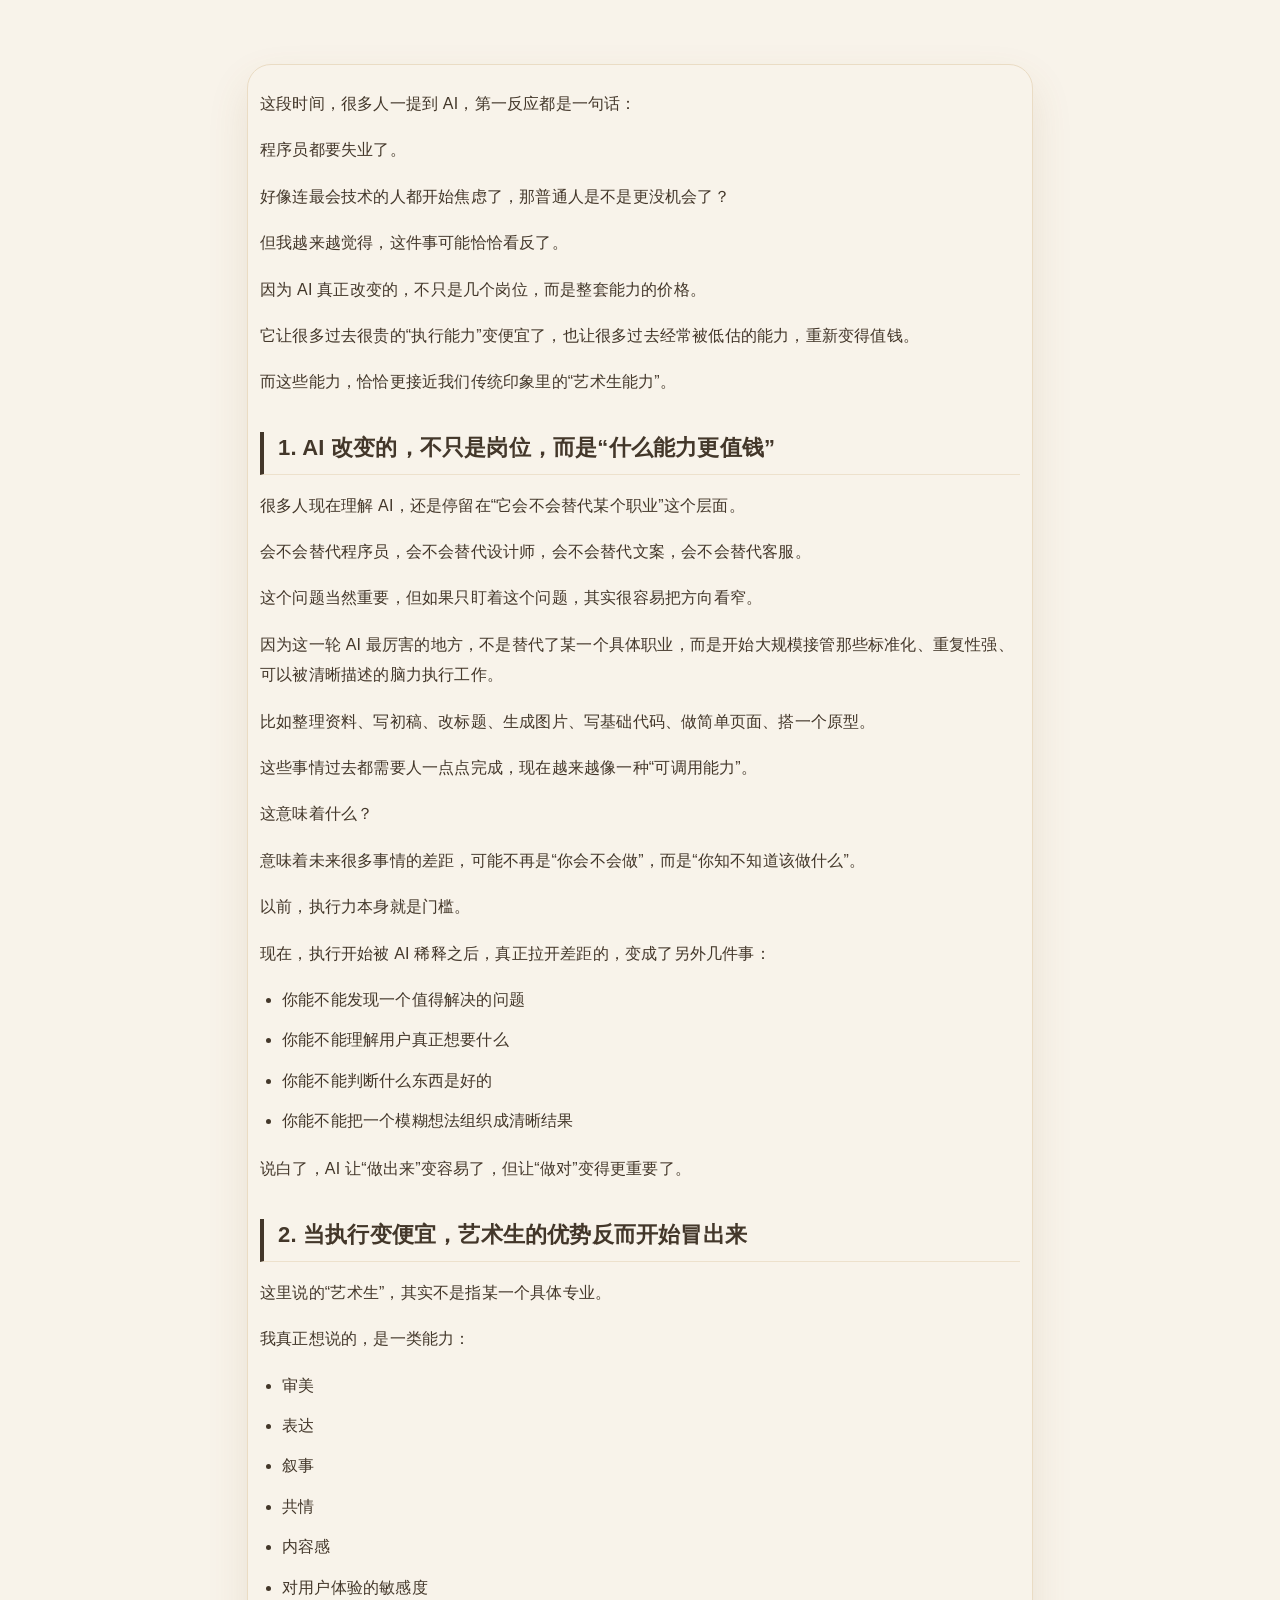
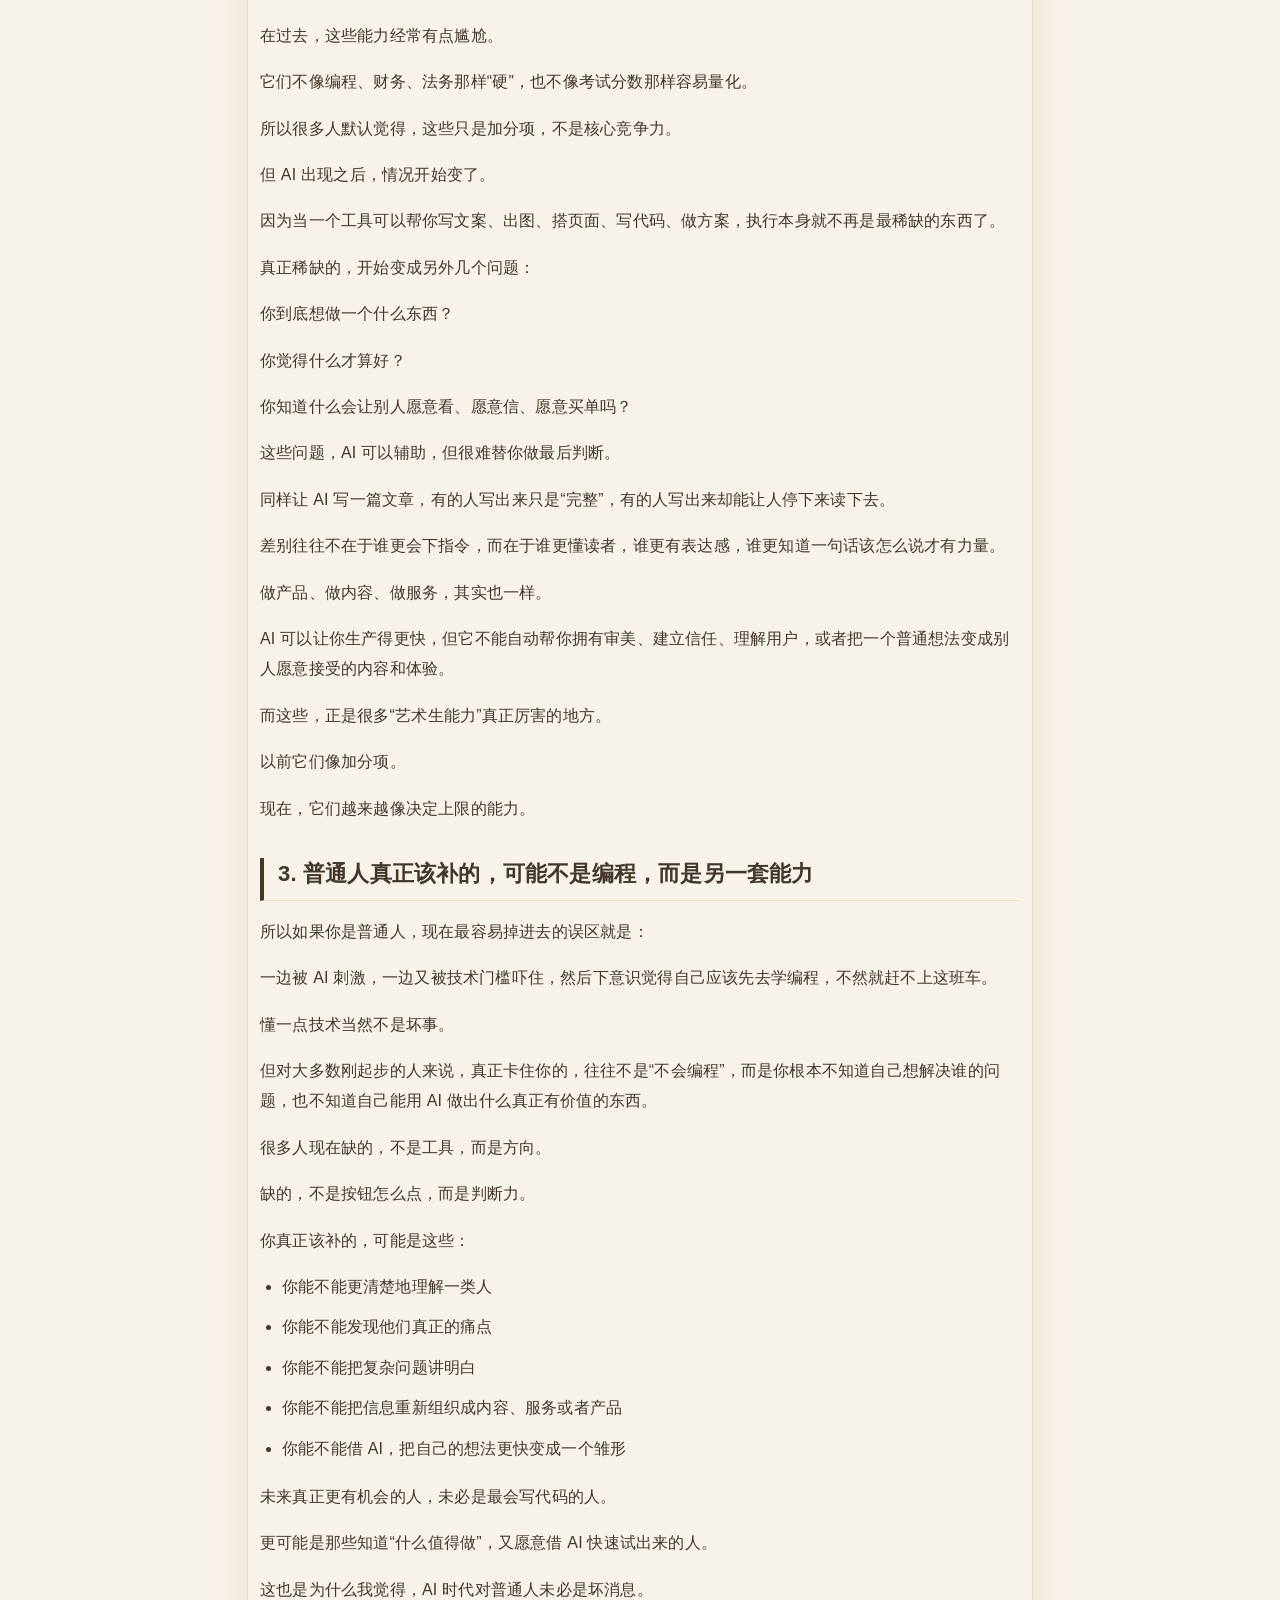
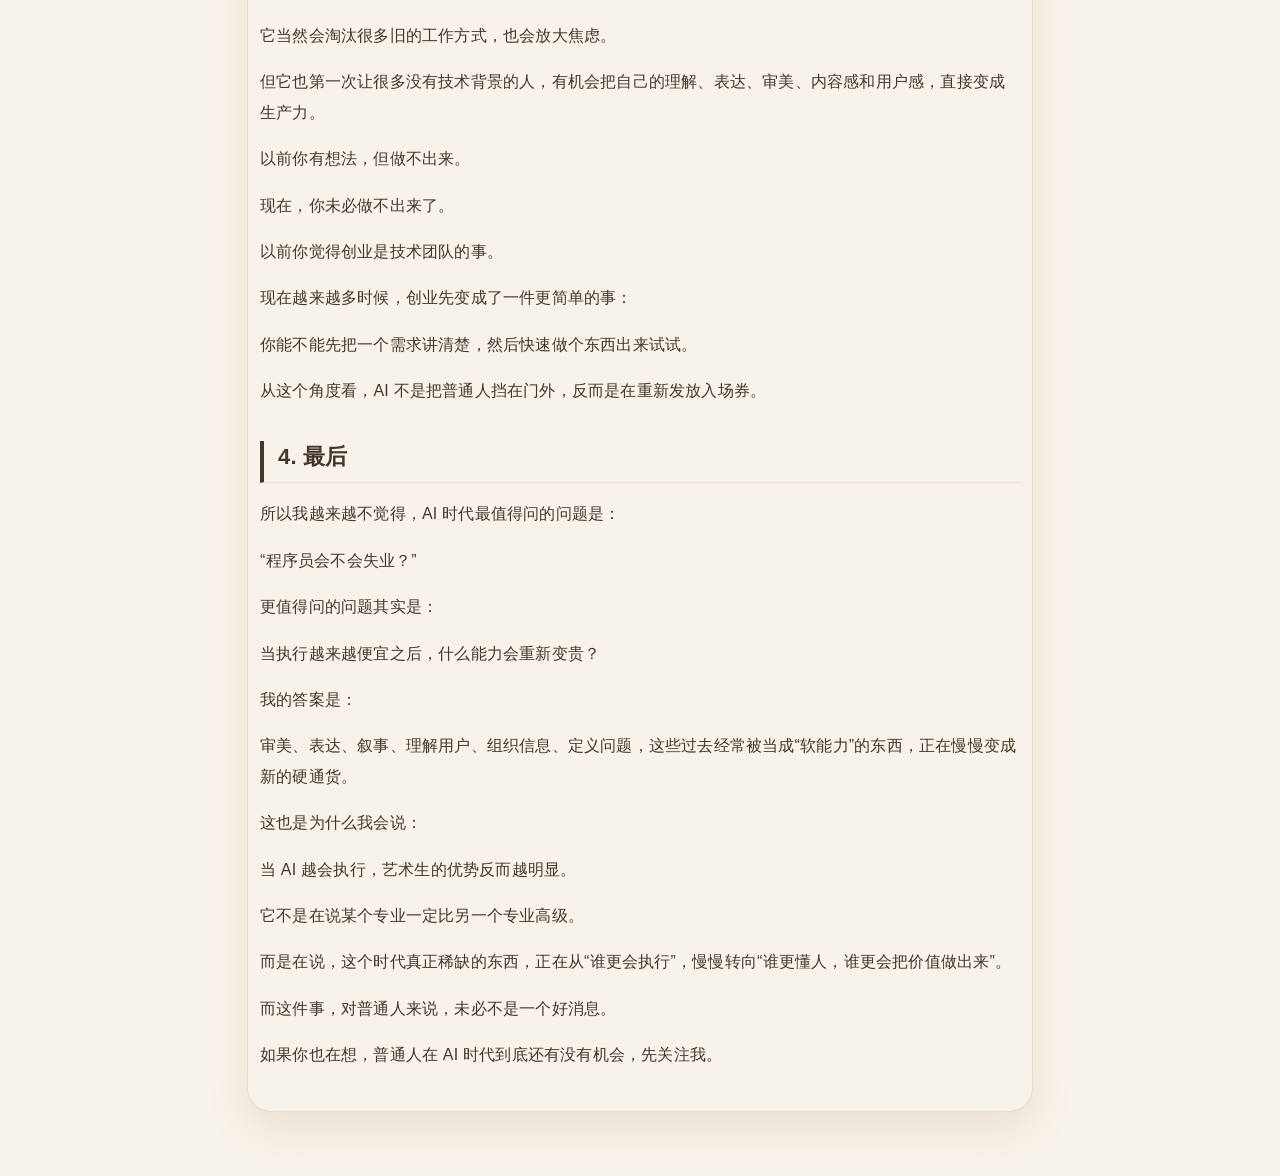
<file: skills/wechat-studio/AI/2026-03-28-ai-art-advantage.cloned-local-theme.html>
<!doctype html><html lang="zh-CN"><head><meta charset="utf-8" /><meta name="viewport" content="width=device-width, initial-scale=1" /><title>当 AI 越会执行，艺术生的优势反而越明显</title></head><body style="margin:0;background:#f8f3ea;padding:32px 12px;"><section style="background:#f8f3ea;padding:32px 12px;"><div style="max-width:760px;margin:0 auto;padding:24px 12px;background:#f8f3ea;border:1px solid #eadcc4;border-radius:24px;box-shadow:0 18px 42px rgba(132, 101, 46, 0.12);font-family:'PingFang SC','Hiragino Sans GB','Microsoft YaHei',-apple-system,BlinkMacSystemFont,'Segoe UI',sans-serif;color:#43372a;line-height:1.9;letter-spacing:0.2px;"><p style="margin:0 0 16px;font-size:16px;line-height:1.9;color:#43372a;word-break:break-word;">这段时间，很多人一提到 AI，第一反应都是一句话：</p><p style="margin:0 0 16px;font-size:16px;line-height:1.9;color:#43372a;word-break:break-word;">程序员都要失业了。</p><p style="margin:0 0 16px;font-size:16px;line-height:1.9;color:#43372a;word-break:break-word;">好像连最会技术的人都开始焦虑了，那普通人是不是更没机会了？</p><p style="margin:0 0 16px;font-size:16px;line-height:1.9;color:#43372a;word-break:break-word;">但我越来越觉得，这件事可能恰恰看反了。</p><p style="margin:0 0 16px;font-size:16px;line-height:1.9;color:#43372a;word-break:break-word;">因为 AI 真正改变的，不只是几个岗位，而是整套能力的价格。</p><p style="margin:0 0 16px;font-size:16px;line-height:1.9;color:#43372a;word-break:break-word;">它让很多过去很贵的“执行能力”变便宜了，也让很多过去经常被低估的能力，重新变得值钱。</p><p style="margin:0 0 16px;font-size:16px;line-height:1.9;color:#43372a;word-break:break-word;">而这些能力，恰恰更接近我们传统印象里的“艺术生能力”。</p><h2 style="margin:34px 0 16px;padding:0 0 10px 14px;border-left:4px solid #43372a;border-bottom:1px solid #ede1cc;font-size:22px;line-height:1.45;color:#43372a;font-weight:800;">1. AI 改变的，不只是岗位，而是“什么能力更值钱”</h2><p style="margin:0 0 16px;font-size:16px;line-height:1.9;color:#43372a;word-break:break-word;">很多人现在理解 AI，还是停留在“它会不会替代某个职业”这个层面。</p><p style="margin:0 0 16px;font-size:16px;line-height:1.9;color:#43372a;word-break:break-word;">会不会替代程序员，会不会替代设计师，会不会替代文案，会不会替代客服。</p><p style="margin:0 0 16px;font-size:16px;line-height:1.9;color:#43372a;word-break:break-word;">这个问题当然重要，但如果只盯着这个问题，其实很容易把方向看窄。</p><p style="margin:0 0 16px;font-size:16px;line-height:1.9;color:#43372a;word-break:break-word;">因为这一轮 AI 最厉害的地方，不是替代了某一个具体职业，而是开始大规模接管那些标准化、重复性强、可以被清晰描述的脑力执行工作。</p><p style="margin:0 0 16px;font-size:16px;line-height:1.9;color:#43372a;word-break:break-word;">比如整理资料、写初稿、改标题、生成图片、写基础代码、做简单页面、搭一个原型。</p><p style="margin:0 0 16px;font-size:16px;line-height:1.9;color:#43372a;word-break:break-word;">这些事情过去都需要人一点点完成，现在越来越像一种“可调用能力”。</p><p style="margin:0 0 16px;font-size:16px;line-height:1.9;color:#43372a;word-break:break-word;">这意味着什么？</p><p style="margin:0 0 16px;font-size:16px;line-height:1.9;color:#43372a;word-break:break-word;">意味着未来很多事情的差距，可能不再是“你会不会做”，而是“你知不知道该做什么”。</p><p style="margin:0 0 16px;font-size:16px;line-height:1.9;color:#43372a;word-break:break-word;">以前，执行力本身就是门槛。</p><p style="margin:0 0 16px;font-size:16px;line-height:1.9;color:#43372a;word-break:break-word;">现在，执行开始被 AI 稀释之后，真正拉开差距的，变成了另外几件事：</p><ul style="margin:0 0 18px;padding-left:22px;color:#43372a;line-height:1.9;"><li style="margin:0 0 10px;">你能不能发现一个值得解决的问题</li><li style="margin:0 0 10px;">你能不能理解用户真正想要什么</li><li style="margin:0 0 10px;">你能不能判断什么东西是好的</li><li style="margin:0 0 10px;">你能不能把一个模糊想法组织成清晰结果</li></ul><p style="margin:0 0 16px;font-size:16px;line-height:1.9;color:#43372a;word-break:break-word;">说白了，AI 让“做出来”变容易了，但让“做对”变得更重要了。</p><h2 style="margin:34px 0 16px;padding:0 0 10px 14px;border-left:4px solid #43372a;border-bottom:1px solid #ede1cc;font-size:22px;line-height:1.45;color:#43372a;font-weight:800;">2. 当执行变便宜，艺术生的优势反而开始冒出来</h2><p style="margin:0 0 16px;font-size:16px;line-height:1.9;color:#43372a;word-break:break-word;">这里说的“艺术生”，其实不是指某一个具体专业。</p><p style="margin:0 0 16px;font-size:16px;line-height:1.9;color:#43372a;word-break:break-word;">我真正想说的，是一类能力：</p><ul style="margin:0 0 18px;padding-left:22px;color:#43372a;line-height:1.9;"><li style="margin:0 0 10px;">审美</li><li style="margin:0 0 10px;">表达</li><li style="margin:0 0 10px;">叙事</li><li style="margin:0 0 10px;">共情</li><li style="margin:0 0 10px;">内容感</li><li style="margin:0 0 10px;">对用户体验的敏感度</li></ul><p style="margin:0 0 16px;font-size:16px;line-height:1.9;color:#43372a;word-break:break-word;">在过去，这些能力经常有点尴尬。</p><p style="margin:0 0 16px;font-size:16px;line-height:1.9;color:#43372a;word-break:break-word;">它们不像编程、财务、法务那样“硬”，也不像考试分数那样容易量化。</p><p style="margin:0 0 16px;font-size:16px;line-height:1.9;color:#43372a;word-break:break-word;">所以很多人默认觉得，这些只是加分项，不是核心竞争力。</p><p style="margin:0 0 16px;font-size:16px;line-height:1.9;color:#43372a;word-break:break-word;">但 AI 出现之后，情况开始变了。</p><p style="margin:0 0 16px;font-size:16px;line-height:1.9;color:#43372a;word-break:break-word;">因为当一个工具可以帮你写文案、出图、搭页面、写代码、做方案，执行本身就不再是最稀缺的东西了。</p><p style="margin:0 0 16px;font-size:16px;line-height:1.9;color:#43372a;word-break:break-word;">真正稀缺的，开始变成另外几个问题：</p><p style="margin:0 0 16px;font-size:16px;line-height:1.9;color:#43372a;word-break:break-word;">你到底想做一个什么东西？</p><p style="margin:0 0 16px;font-size:16px;line-height:1.9;color:#43372a;word-break:break-word;">你觉得什么才算好？</p><p style="margin:0 0 16px;font-size:16px;line-height:1.9;color:#43372a;word-break:break-word;">你知道什么会让别人愿意看、愿意信、愿意买单吗？</p><p style="margin:0 0 16px;font-size:16px;line-height:1.9;color:#43372a;word-break:break-word;">这些问题，AI 可以辅助，但很难替你做最后判断。</p><p style="margin:0 0 16px;font-size:16px;line-height:1.9;color:#43372a;word-break:break-word;">同样让 AI 写一篇文章，有的人写出来只是“完整”，有的人写出来却能让人停下来读下去。</p><p style="margin:0 0 16px;font-size:16px;line-height:1.9;color:#43372a;word-break:break-word;">差别往往不在于谁更会下指令，而在于谁更懂读者，谁更有表达感，谁更知道一句话该怎么说才有力量。</p><p style="margin:0 0 16px;font-size:16px;line-height:1.9;color:#43372a;word-break:break-word;">做产品、做内容、做服务，其实也一样。</p><p style="margin:0 0 16px;font-size:16px;line-height:1.9;color:#43372a;word-break:break-word;">AI 可以让你生产得更快，但它不能自动帮你拥有审美、建立信任、理解用户，或者把一个普通想法变成别人愿意接受的内容和体验。</p><p style="margin:0 0 16px;font-size:16px;line-height:1.9;color:#43372a;word-break:break-word;">而这些，正是很多“艺术生能力”真正厉害的地方。</p><p style="margin:0 0 16px;font-size:16px;line-height:1.9;color:#43372a;word-break:break-word;">以前它们像加分项。</p><p style="margin:0 0 16px;font-size:16px;line-height:1.9;color:#43372a;word-break:break-word;">现在，它们越来越像决定上限的能力。</p><h2 style="margin:34px 0 16px;padding:0 0 10px 14px;border-left:4px solid #43372a;border-bottom:1px solid #ede1cc;font-size:22px;line-height:1.45;color:#43372a;font-weight:800;">3. 普通人真正该补的，可能不是编程，而是另一套能力</h2><p style="margin:0 0 16px;font-size:16px;line-height:1.9;color:#43372a;word-break:break-word;">所以如果你是普通人，现在最容易掉进去的误区就是：</p><p style="margin:0 0 16px;font-size:16px;line-height:1.9;color:#43372a;word-break:break-word;">一边被 AI 刺激，一边又被技术门槛吓住，然后下意识觉得自己应该先去学编程，不然就赶不上这班车。</p><p style="margin:0 0 16px;font-size:16px;line-height:1.9;color:#43372a;word-break:break-word;">懂一点技术当然不是坏事。</p><p style="margin:0 0 16px;font-size:16px;line-height:1.9;color:#43372a;word-break:break-word;">但对大多数刚起步的人来说，真正卡住你的，往往不是“不会编程”，而是你根本不知道自己想解决谁的问题，也不知道自己能用 AI 做出什么真正有价值的东西。</p><p style="margin:0 0 16px;font-size:16px;line-height:1.9;color:#43372a;word-break:break-word;">很多人现在缺的，不是工具，而是方向。</p><p style="margin:0 0 16px;font-size:16px;line-height:1.9;color:#43372a;word-break:break-word;">缺的，不是按钮怎么点，而是判断力。</p><p style="margin:0 0 16px;font-size:16px;line-height:1.9;color:#43372a;word-break:break-word;">你真正该补的，可能是这些：</p><ul style="margin:0 0 18px;padding-left:22px;color:#43372a;line-height:1.9;"><li style="margin:0 0 10px;">你能不能更清楚地理解一类人</li><li style="margin:0 0 10px;">你能不能发现他们真正的痛点</li><li style="margin:0 0 10px;">你能不能把复杂问题讲明白</li><li style="margin:0 0 10px;">你能不能把信息重新组织成内容、服务或者产品</li><li style="margin:0 0 10px;">你能不能借 AI，把自己的想法更快变成一个雏形</li></ul><p style="margin:0 0 16px;font-size:16px;line-height:1.9;color:#43372a;word-break:break-word;">未来真正更有机会的人，未必是最会写代码的人。</p><p style="margin:0 0 16px;font-size:16px;line-height:1.9;color:#43372a;word-break:break-word;">更可能是那些知道“什么值得做”，又愿意借 AI 快速试出来的人。</p><p style="margin:0 0 16px;font-size:16px;line-height:1.9;color:#43372a;word-break:break-word;">这也是为什么我觉得，AI 时代对普通人未必是坏消息。</p><p style="margin:0 0 16px;font-size:16px;line-height:1.9;color:#43372a;word-break:break-word;">它当然会淘汰很多旧的工作方式，也会放大焦虑。</p><p style="margin:0 0 16px;font-size:16px;line-height:1.9;color:#43372a;word-break:break-word;">但它也第一次让很多没有技术背景的人，有机会把自己的理解、表达、审美、内容感和用户感，直接变成生产力。</p><p style="margin:0 0 16px;font-size:16px;line-height:1.9;color:#43372a;word-break:break-word;">以前你有想法，但做不出来。</p><p style="margin:0 0 16px;font-size:16px;line-height:1.9;color:#43372a;word-break:break-word;">现在，你未必做不出来了。</p><p style="margin:0 0 16px;font-size:16px;line-height:1.9;color:#43372a;word-break:break-word;">以前你觉得创业是技术团队的事。</p><p style="margin:0 0 16px;font-size:16px;line-height:1.9;color:#43372a;word-break:break-word;">现在越来越多时候，创业先变成了一件更简单的事：</p><p style="margin:0 0 16px;font-size:16px;line-height:1.9;color:#43372a;word-break:break-word;">你能不能先把一个需求讲清楚，然后快速做个东西出来试试。</p><p style="margin:0 0 16px;font-size:16px;line-height:1.9;color:#43372a;word-break:break-word;">从这个角度看，AI 不是把普通人挡在门外，反而是在重新发放入场券。</p><h2 style="margin:34px 0 16px;padding:0 0 10px 14px;border-left:4px solid #43372a;border-bottom:1px solid #ede1cc;font-size:22px;line-height:1.45;color:#43372a;font-weight:800;">4. 最后</h2><p style="margin:0 0 16px;font-size:16px;line-height:1.9;color:#43372a;word-break:break-word;">所以我越来越不觉得，AI 时代最值得问的问题是：</p><p style="margin:0 0 16px;font-size:16px;line-height:1.9;color:#43372a;word-break:break-word;">“程序员会不会失业？”</p><p style="margin:0 0 16px;font-size:16px;line-height:1.9;color:#43372a;word-break:break-word;">更值得问的问题其实是：</p><p style="margin:0 0 16px;font-size:16px;line-height:1.9;color:#43372a;word-break:break-word;">当执行越来越便宜之后，什么能力会重新变贵？</p><p style="margin:0 0 16px;font-size:16px;line-height:1.9;color:#43372a;word-break:break-word;">我的答案是：</p><p style="margin:0 0 16px;font-size:16px;line-height:1.9;color:#43372a;word-break:break-word;">审美、表达、叙事、理解用户、组织信息、定义问题，这些过去经常被当成“软能力”的东西，正在慢慢变成新的硬通货。</p><p style="margin:0 0 16px;font-size:16px;line-height:1.9;color:#43372a;word-break:break-word;">这也是为什么我会说：</p><p style="margin:0 0 16px;font-size:16px;line-height:1.9;color:#43372a;word-break:break-word;">当 AI 越会执行，艺术生的优势反而越明显。</p><p style="margin:0 0 16px;font-size:16px;line-height:1.9;color:#43372a;word-break:break-word;">它不是在说某个专业一定比另一个专业高级。</p><p style="margin:0 0 16px;font-size:16px;line-height:1.9;color:#43372a;word-break:break-word;">而是在说，这个时代真正稀缺的东西，正在从“谁更会执行”，慢慢转向“谁更懂人，谁更会把价值做出来”。</p><p style="margin:0 0 16px;font-size:16px;line-height:1.9;color:#43372a;word-break:break-word;">而这件事，对普通人来说，未必不是一个好消息。</p><p style="margin:0 0 16px;font-size:16px;line-height:1.9;color:#43372a;word-break:break-word;">如果你也在想，普通人在 AI 时代到底还有没有机会，先关注我。</p></div></section></body></html>
</file>
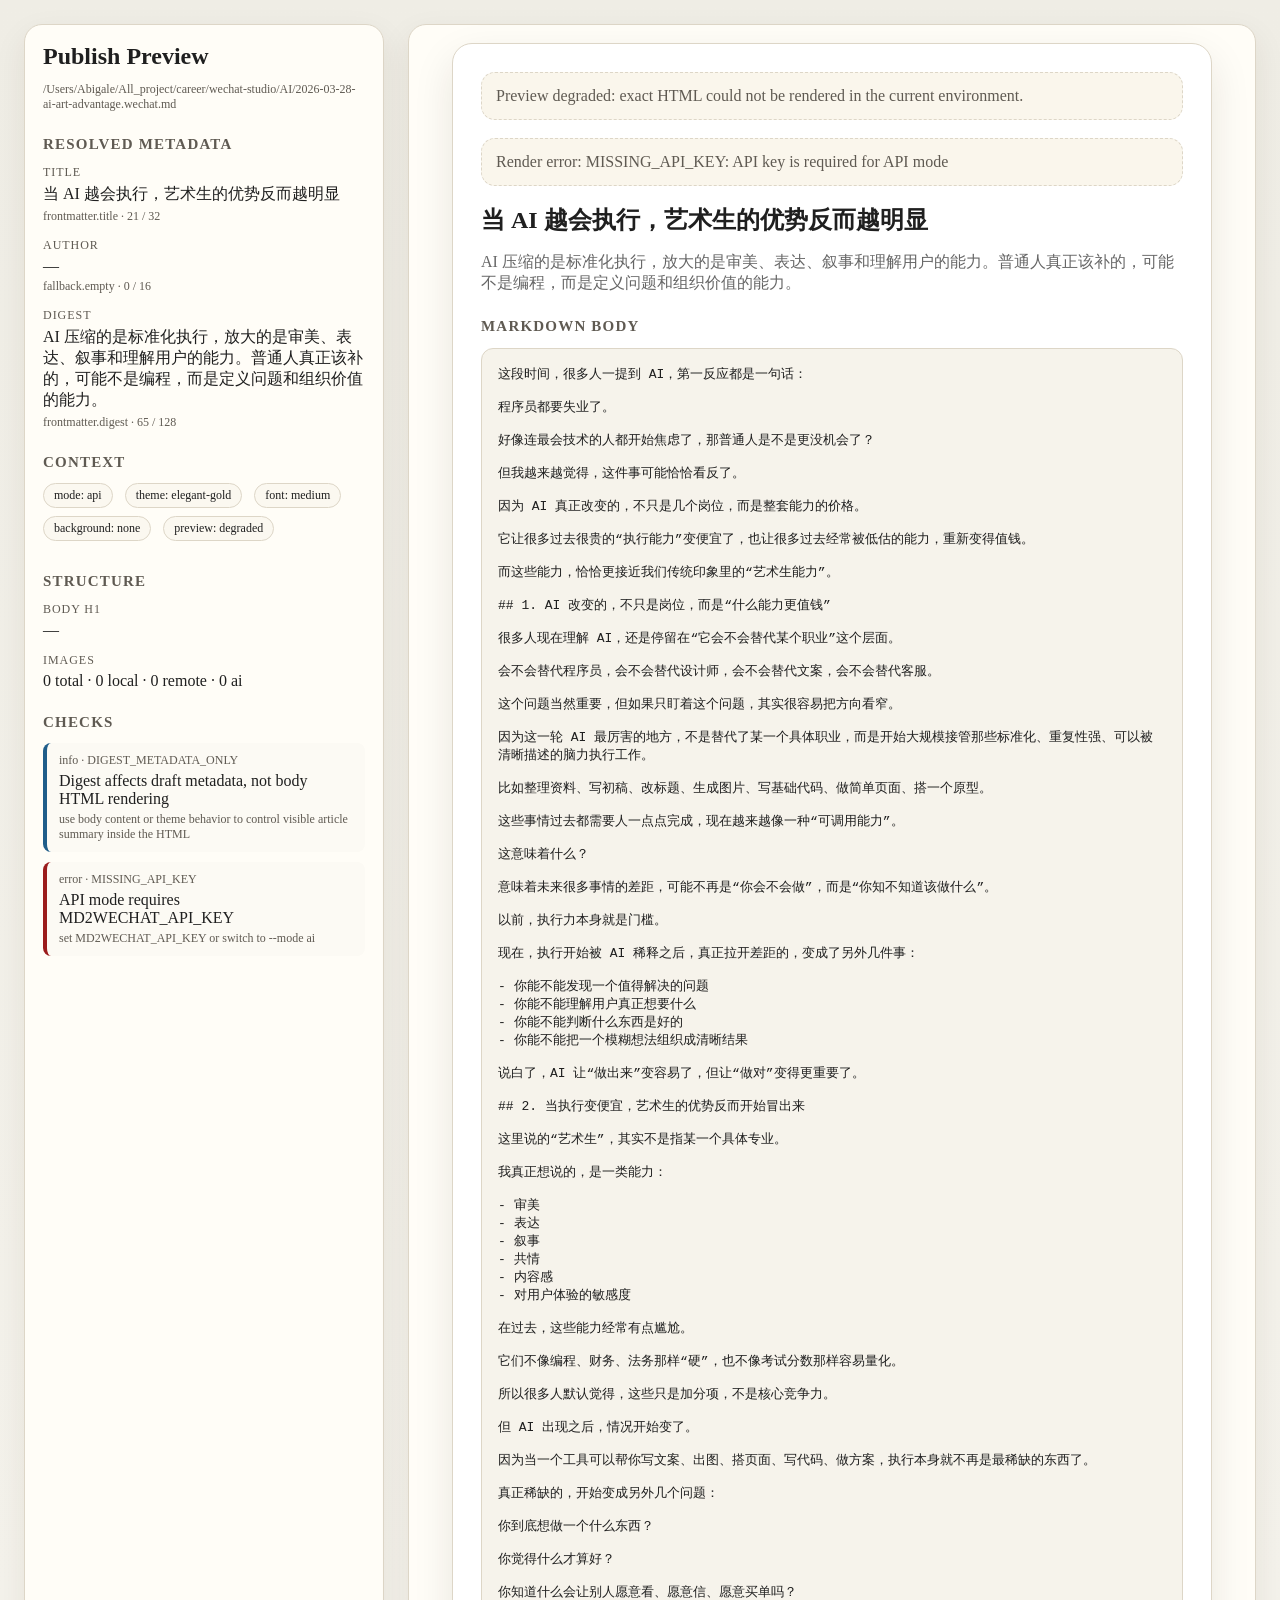
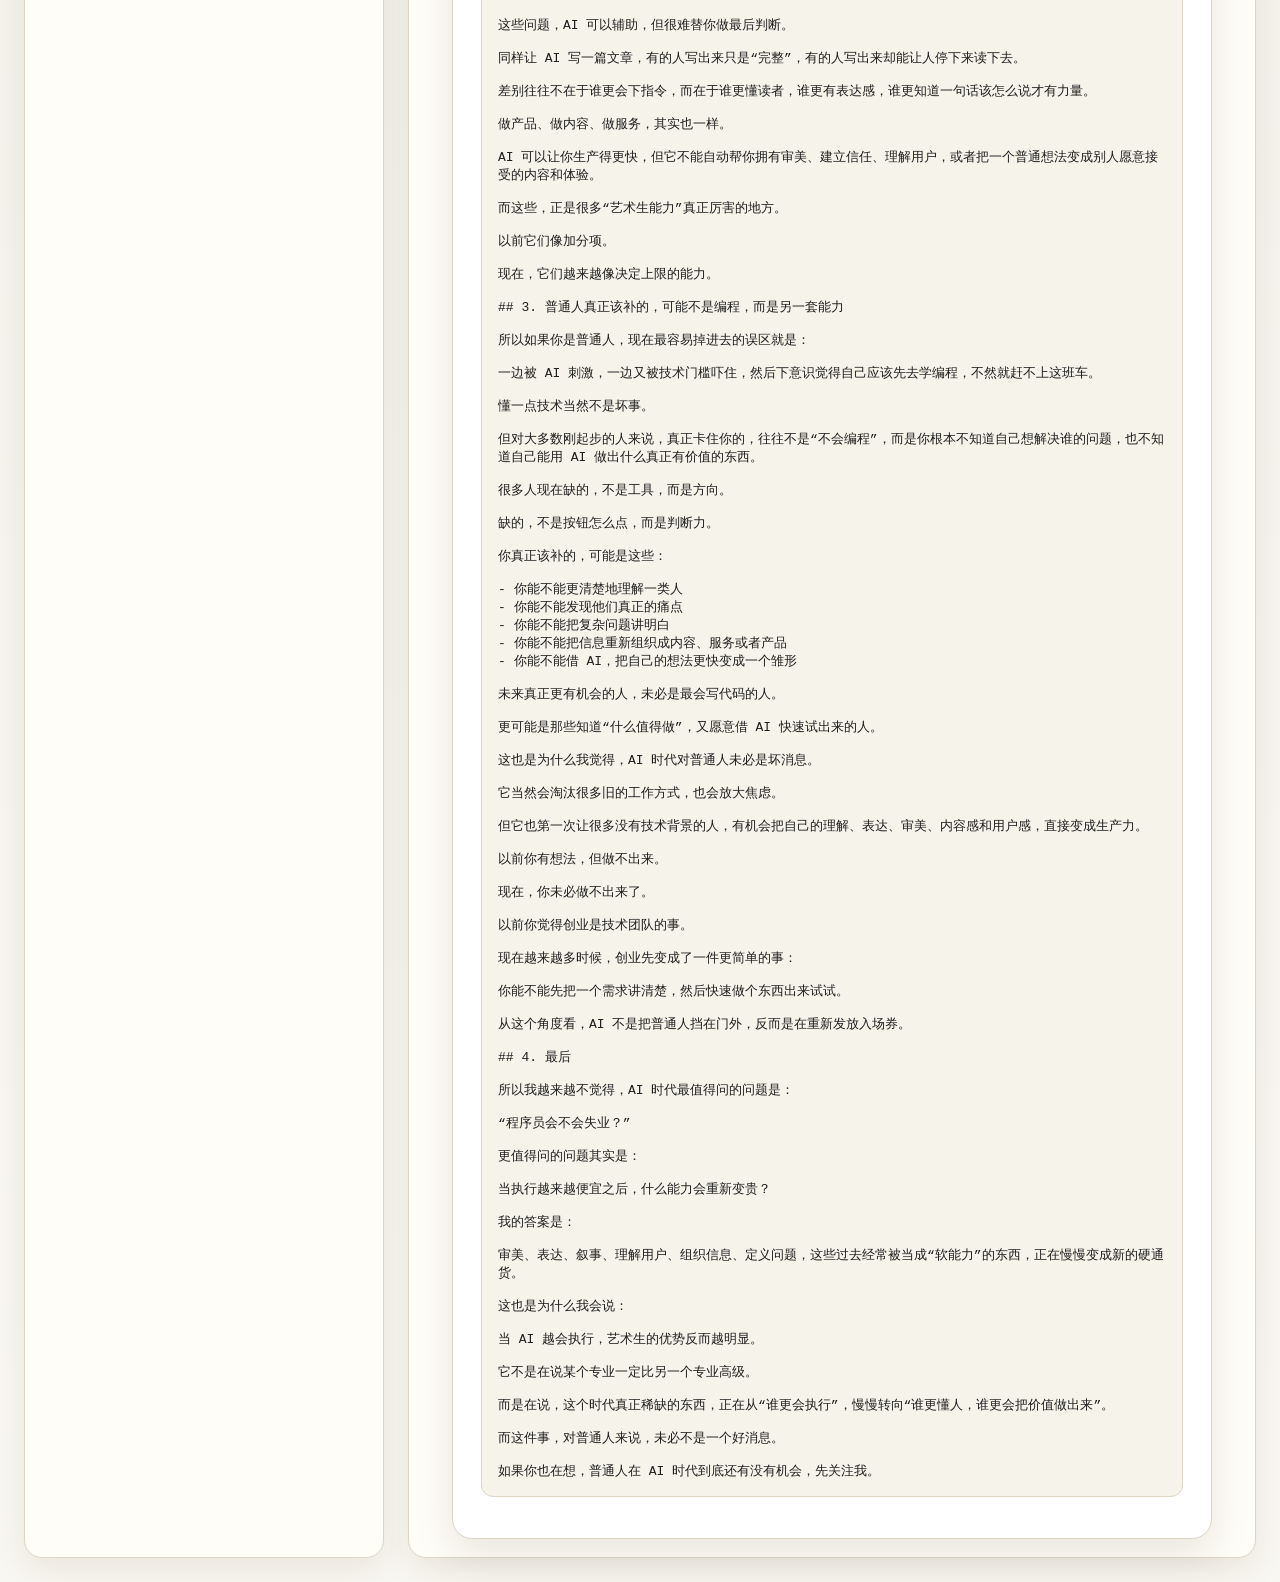
<file: skills/wechat-studio/AI/2026-03-28-ai-art-advantage.elegant-gold.preview.html>
<!DOCTYPE html>
<html lang="en">
<head>
  <meta charset="UTF-8">
  <meta name="viewport" content="width=device-width, initial-scale=1.0">
  <title>当 AI 越会执行，艺术生的优势反而越明显</title>
  <style>
    :root {
      color-scheme: light;
      --bg: #f5f4ef;
      --panel: #fffdf7;
      --ink: #1f1f1f;
      --muted: #5f5a52;
      --border: #ddd6c7;
      --warn: #8c5c00;
      --error: #9b1c1c;
      --info: #1f5d8a;
    }
    * { box-sizing: border-box; }
    body {
      margin: 0;
      font-family: Georgia, "Noto Serif SC", serif;
      color: var(--ink);
      background: linear-gradient(180deg, #efede5 0%, #f9f7f1 100%);
    }
    .shell {
      display: grid;
      grid-template-columns: minmax(280px, 360px) minmax(0, 1fr);
      gap: 24px;
      padding: 24px;
      min-height: 100vh;
    }
    .panel {
      background: var(--panel);
      border: 1px solid var(--border);
      border-radius: 18px;
      padding: 18px;
      box-shadow: 0 12px 32px rgba(59, 43, 17, 0.08);
    }
    h1, h2, h3 { margin: 0 0 12px; }
    h1 { font-size: 24px; }
    h2 { font-size: 15px; text-transform: uppercase; letter-spacing: 0.08em; color: var(--muted); margin-top: 24px; }
    .meta-row { margin-bottom: 14px; }
    .meta-label { font-size: 12px; text-transform: uppercase; color: var(--muted); letter-spacing: 0.08em; }
    .meta-value { font-size: 16px; margin-top: 4px; word-break: break-word; }
    .meta-source { font-size: 12px; color: var(--muted); margin-top: 4px; }
    .pill {
      display: inline-block;
      border-radius: 999px;
      padding: 4px 10px;
      font-size: 12px;
      margin-right: 8px;
      margin-bottom: 8px;
      border: 1px solid var(--border);
      background: #fbf8f0;
    }
    .check {
      border-left: 4px solid var(--border);
      padding: 10px 12px;
      background: #fcfaf4;
      margin-bottom: 10px;
      border-radius: 8px;
    }
    .check.warn { border-color: var(--warn); }
    .check.error { border-color: var(--error); }
    .check.info { border-color: var(--info); }
    .check-code { font-size: 12px; color: var(--muted); margin-bottom: 4px; }
    .article-shell {
      max-width: 760px;
      margin: 0 auto;
      background: #fff;
      border: 1px solid var(--border);
      border-radius: 20px;
      padding: 28px;
      box-shadow: 0 16px 40px rgba(40, 33, 18, 0.10);
    }
    .banner {
      border: 1px dashed var(--border);
      border-radius: 14px;
      padding: 14px;
      margin-bottom: 18px;
      background: #faf6ec;
      color: var(--muted);
    }
    pre {
      white-space: pre-wrap;
      word-break: break-word;
      background: #f6f3eb;
      border-radius: 12px;
      padding: 16px;
      border: 1px solid var(--border);
      overflow: auto;
    }
    @media (max-width: 960px) {
      .shell { grid-template-columns: 1fr; }
      .article-shell { max-width: 100%; }
    }
  </style>
</head>
<body>
  <div class="shell">
    <aside class="panel">
      <h1>Publish Preview</h1>
      <div class="meta-source">/Users/Abigale/All_project/career/wechat-studio/AI/2026-03-28-ai-art-advantage.wechat.md</div>

      <h2>Resolved Metadata</h2>
      <div class="meta-row">
        <div class="meta-label">Title</div>
        <div class="meta-value">当 AI 越会执行，艺术生的优势反而越明显</div>
        <div class="meta-source">frontmatter.title · 21 / 32</div>
      </div>
      <div class="meta-row">
        <div class="meta-label">Author</div>
        <div class="meta-value">—</div>
        <div class="meta-source">fallback.empty · 0 / 16</div>
      </div>
      <div class="meta-row">
        <div class="meta-label">Digest</div>
        <div class="meta-value">AI 压缩的是标准化执行，放大的是审美、表达、叙事和理解用户的能力。普通人真正该补的，可能不是编程，而是定义问题和组织价值的能力。</div>
        <div class="meta-source">frontmatter.digest · 65 / 128</div>
      </div>

      <h2>Context</h2>
      <span class="pill">mode: api</span>
      <span class="pill">theme: elegant-gold</span>
      <span class="pill">font: medium</span>
      <span class="pill">background: none</span>
      <span class="pill">preview: degraded</span>

      <h2>Structure</h2>
      <div class="meta-row">
        <div class="meta-label">Body H1</div>
        <div class="meta-value">—</div>
      </div>
      <div class="meta-row">
        <div class="meta-label">Images</div>
        <div class="meta-value">0 total · 0 local · 0 remote · 0 ai</div>
      </div>

      <h2>Checks</h2>
      
        
          <div class="check info">
            <div class="check-code">info · DIGEST_METADATA_ONLY</div>
            <div>Digest affects draft metadata, not body HTML rendering</div>
            <div class="meta-source">use body content or theme behavior to control visible article summary inside the HTML</div>
          </div>
        
          <div class="check error">
            <div class="check-code">error · MISSING_API_KEY</div>
            <div>API mode requires MD2WECHAT_API_KEY</div>
            <div class="meta-source">set MD2WECHAT_API_KEY or switch to --mode ai</div>
          </div>
        
      
    </aside>

    <main class="panel">
      <div class="article-shell">
        
          <div class="banner">Preview degraded: exact HTML could not be rendered in the current environment.</div>
        
        
          <div class="banner">Render error: MISSING_API_KEY: API key is required for API mode</div>
        
        
          <h1 style="margin-bottom:12px;">当 AI 越会执行，艺术生的优势反而越明显</h1>
          
          <p style="color:#666;">AI 压缩的是标准化执行，放大的是审美、表达、叙事和理解用户的能力。普通人真正该补的，可能不是编程，而是定义问题和组织价值的能力。</p>
          <h2 style="margin-top:24px;">Markdown Body</h2>
          <pre>这段时间，很多人一提到 AI，第一反应都是一句话：

程序员都要失业了。

好像连最会技术的人都开始焦虑了，那普通人是不是更没机会了？

但我越来越觉得，这件事可能恰恰看反了。

因为 AI 真正改变的，不只是几个岗位，而是整套能力的价格。

它让很多过去很贵的“执行能力”变便宜了，也让很多过去经常被低估的能力，重新变得值钱。

而这些能力，恰恰更接近我们传统印象里的“艺术生能力”。

## 1. AI 改变的，不只是岗位，而是“什么能力更值钱”

很多人现在理解 AI，还是停留在“它会不会替代某个职业”这个层面。

会不会替代程序员，会不会替代设计师，会不会替代文案，会不会替代客服。

这个问题当然重要，但如果只盯着这个问题，其实很容易把方向看窄。

因为这一轮 AI 最厉害的地方，不是替代了某一个具体职业，而是开始大规模接管那些标准化、重复性强、可以被清晰描述的脑力执行工作。

比如整理资料、写初稿、改标题、生成图片、写基础代码、做简单页面、搭一个原型。

这些事情过去都需要人一点点完成，现在越来越像一种“可调用能力”。

这意味着什么？

意味着未来很多事情的差距，可能不再是“你会不会做”，而是“你知不知道该做什么”。

以前，执行力本身就是门槛。

现在，执行开始被 AI 稀释之后，真正拉开差距的，变成了另外几件事：

- 你能不能发现一个值得解决的问题
- 你能不能理解用户真正想要什么
- 你能不能判断什么东西是好的
- 你能不能把一个模糊想法组织成清晰结果

说白了，AI 让“做出来”变容易了，但让“做对”变得更重要了。

## 2. 当执行变便宜，艺术生的优势反而开始冒出来

这里说的“艺术生”，其实不是指某一个具体专业。

我真正想说的，是一类能力：

- 审美
- 表达
- 叙事
- 共情
- 内容感
- 对用户体验的敏感度

在过去，这些能力经常有点尴尬。

它们不像编程、财务、法务那样“硬”，也不像考试分数那样容易量化。

所以很多人默认觉得，这些只是加分项，不是核心竞争力。

但 AI 出现之后，情况开始变了。

因为当一个工具可以帮你写文案、出图、搭页面、写代码、做方案，执行本身就不再是最稀缺的东西了。

真正稀缺的，开始变成另外几个问题：

你到底想做一个什么东西？

你觉得什么才算好？

你知道什么会让别人愿意看、愿意信、愿意买单吗？

这些问题，AI 可以辅助，但很难替你做最后判断。

同样让 AI 写一篇文章，有的人写出来只是“完整”，有的人写出来却能让人停下来读下去。

差别往往不在于谁更会下指令，而在于谁更懂读者，谁更有表达感，谁更知道一句话该怎么说才有力量。

做产品、做内容、做服务，其实也一样。

AI 可以让你生产得更快，但它不能自动帮你拥有审美、建立信任、理解用户，或者把一个普通想法变成别人愿意接受的内容和体验。

而这些，正是很多“艺术生能力”真正厉害的地方。

以前它们像加分项。

现在，它们越来越像决定上限的能力。

## 3. 普通人真正该补的，可能不是编程，而是另一套能力

所以如果你是普通人，现在最容易掉进去的误区就是：

一边被 AI 刺激，一边又被技术门槛吓住，然后下意识觉得自己应该先去学编程，不然就赶不上这班车。

懂一点技术当然不是坏事。

但对大多数刚起步的人来说，真正卡住你的，往往不是“不会编程”，而是你根本不知道自己想解决谁的问题，也不知道自己能用 AI 做出什么真正有价值的东西。

很多人现在缺的，不是工具，而是方向。

缺的，不是按钮怎么点，而是判断力。

你真正该补的，可能是这些：

- 你能不能更清楚地理解一类人
- 你能不能发现他们真正的痛点
- 你能不能把复杂问题讲明白
- 你能不能把信息重新组织成内容、服务或者产品
- 你能不能借 AI，把自己的想法更快变成一个雏形

未来真正更有机会的人，未必是最会写代码的人。

更可能是那些知道“什么值得做”，又愿意借 AI 快速试出来的人。

这也是为什么我觉得，AI 时代对普通人未必是坏消息。

它当然会淘汰很多旧的工作方式，也会放大焦虑。

但它也第一次让很多没有技术背景的人，有机会把自己的理解、表达、审美、内容感和用户感，直接变成生产力。

以前你有想法，但做不出来。

现在，你未必做不出来了。

以前你觉得创业是技术团队的事。

现在越来越多时候，创业先变成了一件更简单的事：

你能不能先把一个需求讲清楚，然后快速做个东西出来试试。

从这个角度看，AI 不是把普通人挡在门外，反而是在重新发放入场券。

## 4. 最后

所以我越来越不觉得，AI 时代最值得问的问题是：

“程序员会不会失业？”

更值得问的问题其实是：

当执行越来越便宜之后，什么能力会重新变贵？

我的答案是：

审美、表达、叙事、理解用户、组织信息、定义问题，这些过去经常被当成“软能力”的东西，正在慢慢变成新的硬通货。

这也是为什么我会说：

当 AI 越会执行，艺术生的优势反而越明显。

它不是在说某个专业一定比另一个专业高级。

而是在说，这个时代真正稀缺的东西，正在从“谁更会执行”，慢慢转向“谁更懂人，谁更会把价值做出来”。

而这件事，对普通人来说，未必不是一个好消息。

如果你也在想，普通人在 AI 时代到底还有没有机会，先关注我。</pre>
        
      </div>
    </main>
  </div>
</body>
</html>
</file>
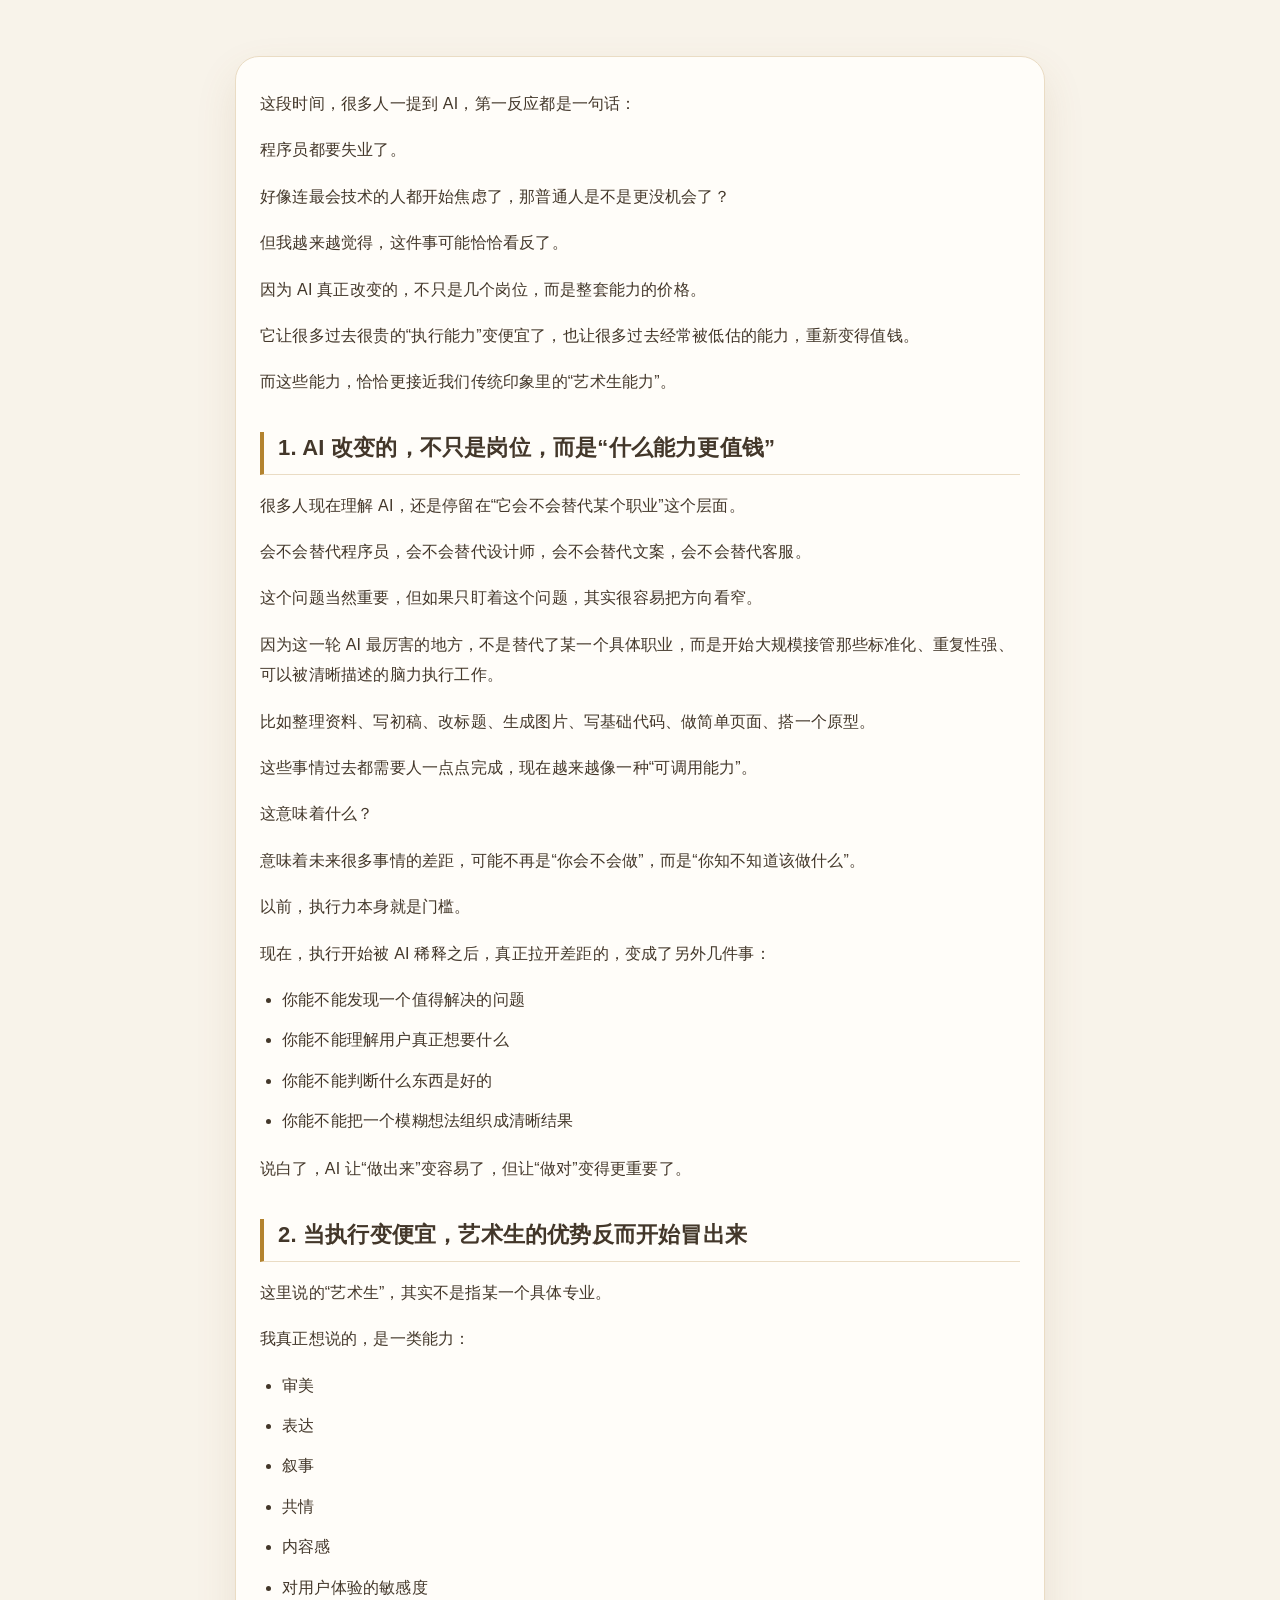
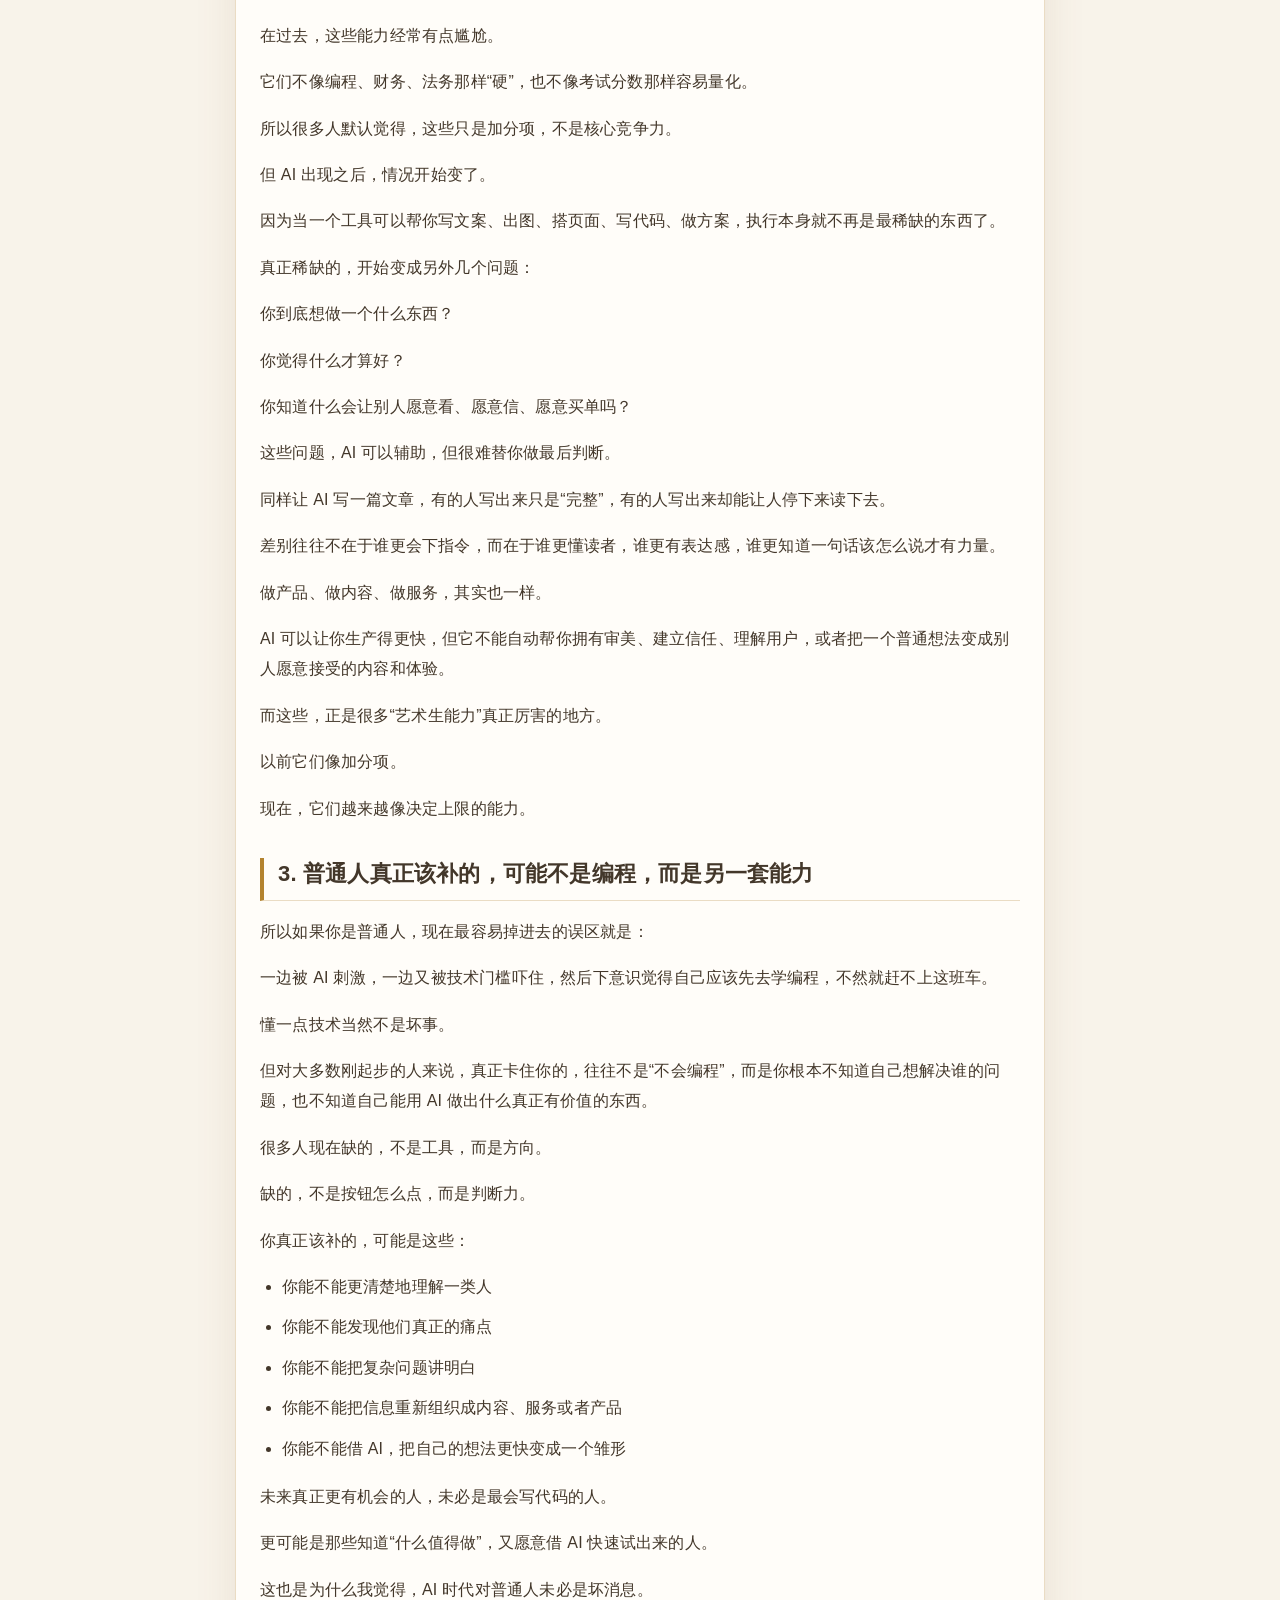
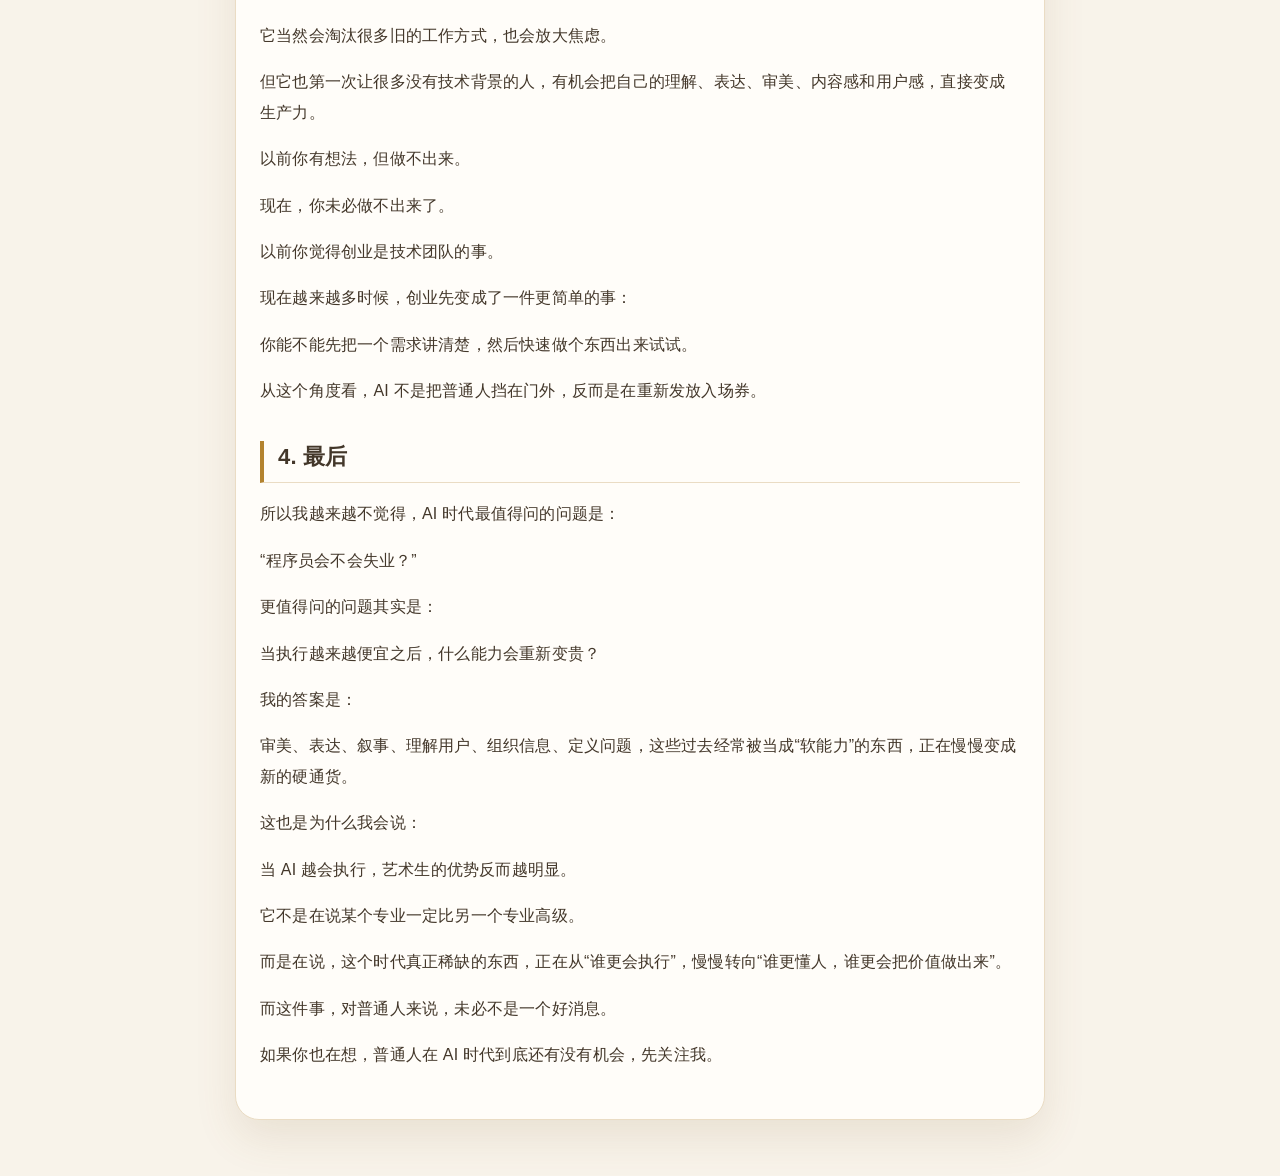
<file: skills/wechat-studio/AI/2026-03-28-ai-art-advantage.local-elegant-gold.html>
<!doctype html><html lang="zh-CN"><head><meta charset="utf-8" /><meta name="viewport" content="width=device-width, initial-scale=1" /><title>当 AI 越会执行，艺术生的优势反而越明显</title></head><body style="margin:0;background:#f8f3ea;padding:32px 12px;"><section style="background:#f8f3ea;padding:24px 12px;"><div style="max-width:760px;margin:0 auto;padding:32px 24px;background:#fffdf9;border:1px solid #eadcc4;border-radius:24px;box-shadow:0 18px 42px rgba(132, 101, 46, 0.12);font-family:'PingFang SC','Hiragino Sans GB','Microsoft YaHei',-apple-system,BlinkMacSystemFont,'Segoe UI',sans-serif;color:#43372a;line-height:1.9;letter-spacing:0.2px;"><p style="margin:0 0 16px;font-size:16px;line-height:1.9;color:#43372a;word-break:break-word;">这段时间，很多人一提到 AI，第一反应都是一句话：</p><p style="margin:0 0 16px;font-size:16px;line-height:1.9;color:#43372a;word-break:break-word;">程序员都要失业了。</p><p style="margin:0 0 16px;font-size:16px;line-height:1.9;color:#43372a;word-break:break-word;">好像连最会技术的人都开始焦虑了，那普通人是不是更没机会了？</p><p style="margin:0 0 16px;font-size:16px;line-height:1.9;color:#43372a;word-break:break-word;">但我越来越觉得，这件事可能恰恰看反了。</p><p style="margin:0 0 16px;font-size:16px;line-height:1.9;color:#43372a;word-break:break-word;">因为 AI 真正改变的，不只是几个岗位，而是整套能力的价格。</p><p style="margin:0 0 16px;font-size:16px;line-height:1.9;color:#43372a;word-break:break-word;">它让很多过去很贵的“执行能力”变便宜了，也让很多过去经常被低估的能力，重新变得值钱。</p><p style="margin:0 0 16px;font-size:16px;line-height:1.9;color:#43372a;word-break:break-word;">而这些能力，恰恰更接近我们传统印象里的“艺术生能力”。</p><h2 style="margin:34px 0 16px;padding:0 0 10px 14px;border-left:4px solid #b3832f;border-bottom:1px solid #eadcc4;font-size:22px;line-height:1.45;color:#43372a;font-weight:800;">1. AI 改变的，不只是岗位，而是“什么能力更值钱”</h2><p style="margin:0 0 16px;font-size:16px;line-height:1.9;color:#43372a;word-break:break-word;">很多人现在理解 AI，还是停留在“它会不会替代某个职业”这个层面。</p><p style="margin:0 0 16px;font-size:16px;line-height:1.9;color:#43372a;word-break:break-word;">会不会替代程序员，会不会替代设计师，会不会替代文案，会不会替代客服。</p><p style="margin:0 0 16px;font-size:16px;line-height:1.9;color:#43372a;word-break:break-word;">这个问题当然重要，但如果只盯着这个问题，其实很容易把方向看窄。</p><p style="margin:0 0 16px;font-size:16px;line-height:1.9;color:#43372a;word-break:break-word;">因为这一轮 AI 最厉害的地方，不是替代了某一个具体职业，而是开始大规模接管那些标准化、重复性强、可以被清晰描述的脑力执行工作。</p><p style="margin:0 0 16px;font-size:16px;line-height:1.9;color:#43372a;word-break:break-word;">比如整理资料、写初稿、改标题、生成图片、写基础代码、做简单页面、搭一个原型。</p><p style="margin:0 0 16px;font-size:16px;line-height:1.9;color:#43372a;word-break:break-word;">这些事情过去都需要人一点点完成，现在越来越像一种“可调用能力”。</p><p style="margin:0 0 16px;font-size:16px;line-height:1.9;color:#43372a;word-break:break-word;">这意味着什么？</p><p style="margin:0 0 16px;font-size:16px;line-height:1.9;color:#43372a;word-break:break-word;">意味着未来很多事情的差距，可能不再是“你会不会做”，而是“你知不知道该做什么”。</p><p style="margin:0 0 16px;font-size:16px;line-height:1.9;color:#43372a;word-break:break-word;">以前，执行力本身就是门槛。</p><p style="margin:0 0 16px;font-size:16px;line-height:1.9;color:#43372a;word-break:break-word;">现在，执行开始被 AI 稀释之后，真正拉开差距的，变成了另外几件事：</p><ul style="margin:0 0 18px;padding-left:22px;color:#43372a;line-height:1.9;"><li style="margin:0 0 10px;color:#43372a;">你能不能发现一个值得解决的问题</li><li style="margin:0 0 10px;color:#43372a;">你能不能理解用户真正想要什么</li><li style="margin:0 0 10px;color:#43372a;">你能不能判断什么东西是好的</li><li style="margin:0 0 10px;color:#43372a;">你能不能把一个模糊想法组织成清晰结果</li></ul><p style="margin:0 0 16px;font-size:16px;line-height:1.9;color:#43372a;word-break:break-word;">说白了，AI 让“做出来”变容易了，但让“做对”变得更重要了。</p><h2 style="margin:34px 0 16px;padding:0 0 10px 14px;border-left:4px solid #b3832f;border-bottom:1px solid #eadcc4;font-size:22px;line-height:1.45;color:#43372a;font-weight:800;">2. 当执行变便宜，艺术生的优势反而开始冒出来</h2><p style="margin:0 0 16px;font-size:16px;line-height:1.9;color:#43372a;word-break:break-word;">这里说的“艺术生”，其实不是指某一个具体专业。</p><p style="margin:0 0 16px;font-size:16px;line-height:1.9;color:#43372a;word-break:break-word;">我真正想说的，是一类能力：</p><ul style="margin:0 0 18px;padding-left:22px;color:#43372a;line-height:1.9;"><li style="margin:0 0 10px;color:#43372a;">审美</li><li style="margin:0 0 10px;color:#43372a;">表达</li><li style="margin:0 0 10px;color:#43372a;">叙事</li><li style="margin:0 0 10px;color:#43372a;">共情</li><li style="margin:0 0 10px;color:#43372a;">内容感</li><li style="margin:0 0 10px;color:#43372a;">对用户体验的敏感度</li></ul><p style="margin:0 0 16px;font-size:16px;line-height:1.9;color:#43372a;word-break:break-word;">在过去，这些能力经常有点尴尬。</p><p style="margin:0 0 16px;font-size:16px;line-height:1.9;color:#43372a;word-break:break-word;">它们不像编程、财务、法务那样“硬”，也不像考试分数那样容易量化。</p><p style="margin:0 0 16px;font-size:16px;line-height:1.9;color:#43372a;word-break:break-word;">所以很多人默认觉得，这些只是加分项，不是核心竞争力。</p><p style="margin:0 0 16px;font-size:16px;line-height:1.9;color:#43372a;word-break:break-word;">但 AI 出现之后，情况开始变了。</p><p style="margin:0 0 16px;font-size:16px;line-height:1.9;color:#43372a;word-break:break-word;">因为当一个工具可以帮你写文案、出图、搭页面、写代码、做方案，执行本身就不再是最稀缺的东西了。</p><p style="margin:0 0 16px;font-size:16px;line-height:1.9;color:#43372a;word-break:break-word;">真正稀缺的，开始变成另外几个问题：</p><p style="margin:0 0 16px;font-size:16px;line-height:1.9;color:#43372a;word-break:break-word;">你到底想做一个什么东西？</p><p style="margin:0 0 16px;font-size:16px;line-height:1.9;color:#43372a;word-break:break-word;">你觉得什么才算好？</p><p style="margin:0 0 16px;font-size:16px;line-height:1.9;color:#43372a;word-break:break-word;">你知道什么会让别人愿意看、愿意信、愿意买单吗？</p><p style="margin:0 0 16px;font-size:16px;line-height:1.9;color:#43372a;word-break:break-word;">这些问题，AI 可以辅助，但很难替你做最后判断。</p><p style="margin:0 0 16px;font-size:16px;line-height:1.9;color:#43372a;word-break:break-word;">同样让 AI 写一篇文章，有的人写出来只是“完整”，有的人写出来却能让人停下来读下去。</p><p style="margin:0 0 16px;font-size:16px;line-height:1.9;color:#43372a;word-break:break-word;">差别往往不在于谁更会下指令，而在于谁更懂读者，谁更有表达感，谁更知道一句话该怎么说才有力量。</p><p style="margin:0 0 16px;font-size:16px;line-height:1.9;color:#43372a;word-break:break-word;">做产品、做内容、做服务，其实也一样。</p><p style="margin:0 0 16px;font-size:16px;line-height:1.9;color:#43372a;word-break:break-word;">AI 可以让你生产得更快，但它不能自动帮你拥有审美、建立信任、理解用户，或者把一个普通想法变成别人愿意接受的内容和体验。</p><p style="margin:0 0 16px;font-size:16px;line-height:1.9;color:#43372a;word-break:break-word;">而这些，正是很多“艺术生能力”真正厉害的地方。</p><p style="margin:0 0 16px;font-size:16px;line-height:1.9;color:#43372a;word-break:break-word;">以前它们像加分项。</p><p style="margin:0 0 16px;font-size:16px;line-height:1.9;color:#43372a;word-break:break-word;">现在，它们越来越像决定上限的能力。</p><h2 style="margin:34px 0 16px;padding:0 0 10px 14px;border-left:4px solid #b3832f;border-bottom:1px solid #eadcc4;font-size:22px;line-height:1.45;color:#43372a;font-weight:800;">3. 普通人真正该补的，可能不是编程，而是另一套能力</h2><p style="margin:0 0 16px;font-size:16px;line-height:1.9;color:#43372a;word-break:break-word;">所以如果你是普通人，现在最容易掉进去的误区就是：</p><p style="margin:0 0 16px;font-size:16px;line-height:1.9;color:#43372a;word-break:break-word;">一边被 AI 刺激，一边又被技术门槛吓住，然后下意识觉得自己应该先去学编程，不然就赶不上这班车。</p><p style="margin:0 0 16px;font-size:16px;line-height:1.9;color:#43372a;word-break:break-word;">懂一点技术当然不是坏事。</p><p style="margin:0 0 16px;font-size:16px;line-height:1.9;color:#43372a;word-break:break-word;">但对大多数刚起步的人来说，真正卡住你的，往往不是“不会编程”，而是你根本不知道自己想解决谁的问题，也不知道自己能用 AI 做出什么真正有价值的东西。</p><p style="margin:0 0 16px;font-size:16px;line-height:1.9;color:#43372a;word-break:break-word;">很多人现在缺的，不是工具，而是方向。</p><p style="margin:0 0 16px;font-size:16px;line-height:1.9;color:#43372a;word-break:break-word;">缺的，不是按钮怎么点，而是判断力。</p><p style="margin:0 0 16px;font-size:16px;line-height:1.9;color:#43372a;word-break:break-word;">你真正该补的，可能是这些：</p><ul style="margin:0 0 18px;padding-left:22px;color:#43372a;line-height:1.9;"><li style="margin:0 0 10px;color:#43372a;">你能不能更清楚地理解一类人</li><li style="margin:0 0 10px;color:#43372a;">你能不能发现他们真正的痛点</li><li style="margin:0 0 10px;color:#43372a;">你能不能把复杂问题讲明白</li><li style="margin:0 0 10px;color:#43372a;">你能不能把信息重新组织成内容、服务或者产品</li><li style="margin:0 0 10px;color:#43372a;">你能不能借 AI，把自己的想法更快变成一个雏形</li></ul><p style="margin:0 0 16px;font-size:16px;line-height:1.9;color:#43372a;word-break:break-word;">未来真正更有机会的人，未必是最会写代码的人。</p><p style="margin:0 0 16px;font-size:16px;line-height:1.9;color:#43372a;word-break:break-word;">更可能是那些知道“什么值得做”，又愿意借 AI 快速试出来的人。</p><p style="margin:0 0 16px;font-size:16px;line-height:1.9;color:#43372a;word-break:break-word;">这也是为什么我觉得，AI 时代对普通人未必是坏消息。</p><p style="margin:0 0 16px;font-size:16px;line-height:1.9;color:#43372a;word-break:break-word;">它当然会淘汰很多旧的工作方式，也会放大焦虑。</p><p style="margin:0 0 16px;font-size:16px;line-height:1.9;color:#43372a;word-break:break-word;">但它也第一次让很多没有技术背景的人，有机会把自己的理解、表达、审美、内容感和用户感，直接变成生产力。</p><p style="margin:0 0 16px;font-size:16px;line-height:1.9;color:#43372a;word-break:break-word;">以前你有想法，但做不出来。</p><p style="margin:0 0 16px;font-size:16px;line-height:1.9;color:#43372a;word-break:break-word;">现在，你未必做不出来了。</p><p style="margin:0 0 16px;font-size:16px;line-height:1.9;color:#43372a;word-break:break-word;">以前你觉得创业是技术团队的事。</p><p style="margin:0 0 16px;font-size:16px;line-height:1.9;color:#43372a;word-break:break-word;">现在越来越多时候，创业先变成了一件更简单的事：</p><p style="margin:0 0 16px;font-size:16px;line-height:1.9;color:#43372a;word-break:break-word;">你能不能先把一个需求讲清楚，然后快速做个东西出来试试。</p><p style="margin:0 0 16px;font-size:16px;line-height:1.9;color:#43372a;word-break:break-word;">从这个角度看，AI 不是把普通人挡在门外，反而是在重新发放入场券。</p><h2 style="margin:34px 0 16px;padding:0 0 10px 14px;border-left:4px solid #b3832f;border-bottom:1px solid #eadcc4;font-size:22px;line-height:1.45;color:#43372a;font-weight:800;">4. 最后</h2><p style="margin:0 0 16px;font-size:16px;line-height:1.9;color:#43372a;word-break:break-word;">所以我越来越不觉得，AI 时代最值得问的问题是：</p><p style="margin:0 0 16px;font-size:16px;line-height:1.9;color:#43372a;word-break:break-word;">“程序员会不会失业？”</p><p style="margin:0 0 16px;font-size:16px;line-height:1.9;color:#43372a;word-break:break-word;">更值得问的问题其实是：</p><p style="margin:0 0 16px;font-size:16px;line-height:1.9;color:#43372a;word-break:break-word;">当执行越来越便宜之后，什么能力会重新变贵？</p><p style="margin:0 0 16px;font-size:16px;line-height:1.9;color:#43372a;word-break:break-word;">我的答案是：</p><p style="margin:0 0 16px;font-size:16px;line-height:1.9;color:#43372a;word-break:break-word;">审美、表达、叙事、理解用户、组织信息、定义问题，这些过去经常被当成“软能力”的东西，正在慢慢变成新的硬通货。</p><p style="margin:0 0 16px;font-size:16px;line-height:1.9;color:#43372a;word-break:break-word;">这也是为什么我会说：</p><p style="margin:0 0 16px;font-size:16px;line-height:1.9;color:#43372a;word-break:break-word;">当 AI 越会执行，艺术生的优势反而越明显。</p><p style="margin:0 0 16px;font-size:16px;line-height:1.9;color:#43372a;word-break:break-word;">它不是在说某个专业一定比另一个专业高级。</p><p style="margin:0 0 16px;font-size:16px;line-height:1.9;color:#43372a;word-break:break-word;">而是在说，这个时代真正稀缺的东西，正在从“谁更会执行”，慢慢转向“谁更懂人，谁更会把价值做出来”。</p><p style="margin:0 0 16px;font-size:16px;line-height:1.9;color:#43372a;word-break:break-word;">而这件事，对普通人来说，未必不是一个好消息。</p><p style="margin:0 0 16px;font-size:16px;line-height:1.9;color:#43372a;word-break:break-word;">如果你也在想，普通人在 AI 时代到底还有没有机会，先关注我。</p></div></section></body></html>
</file>
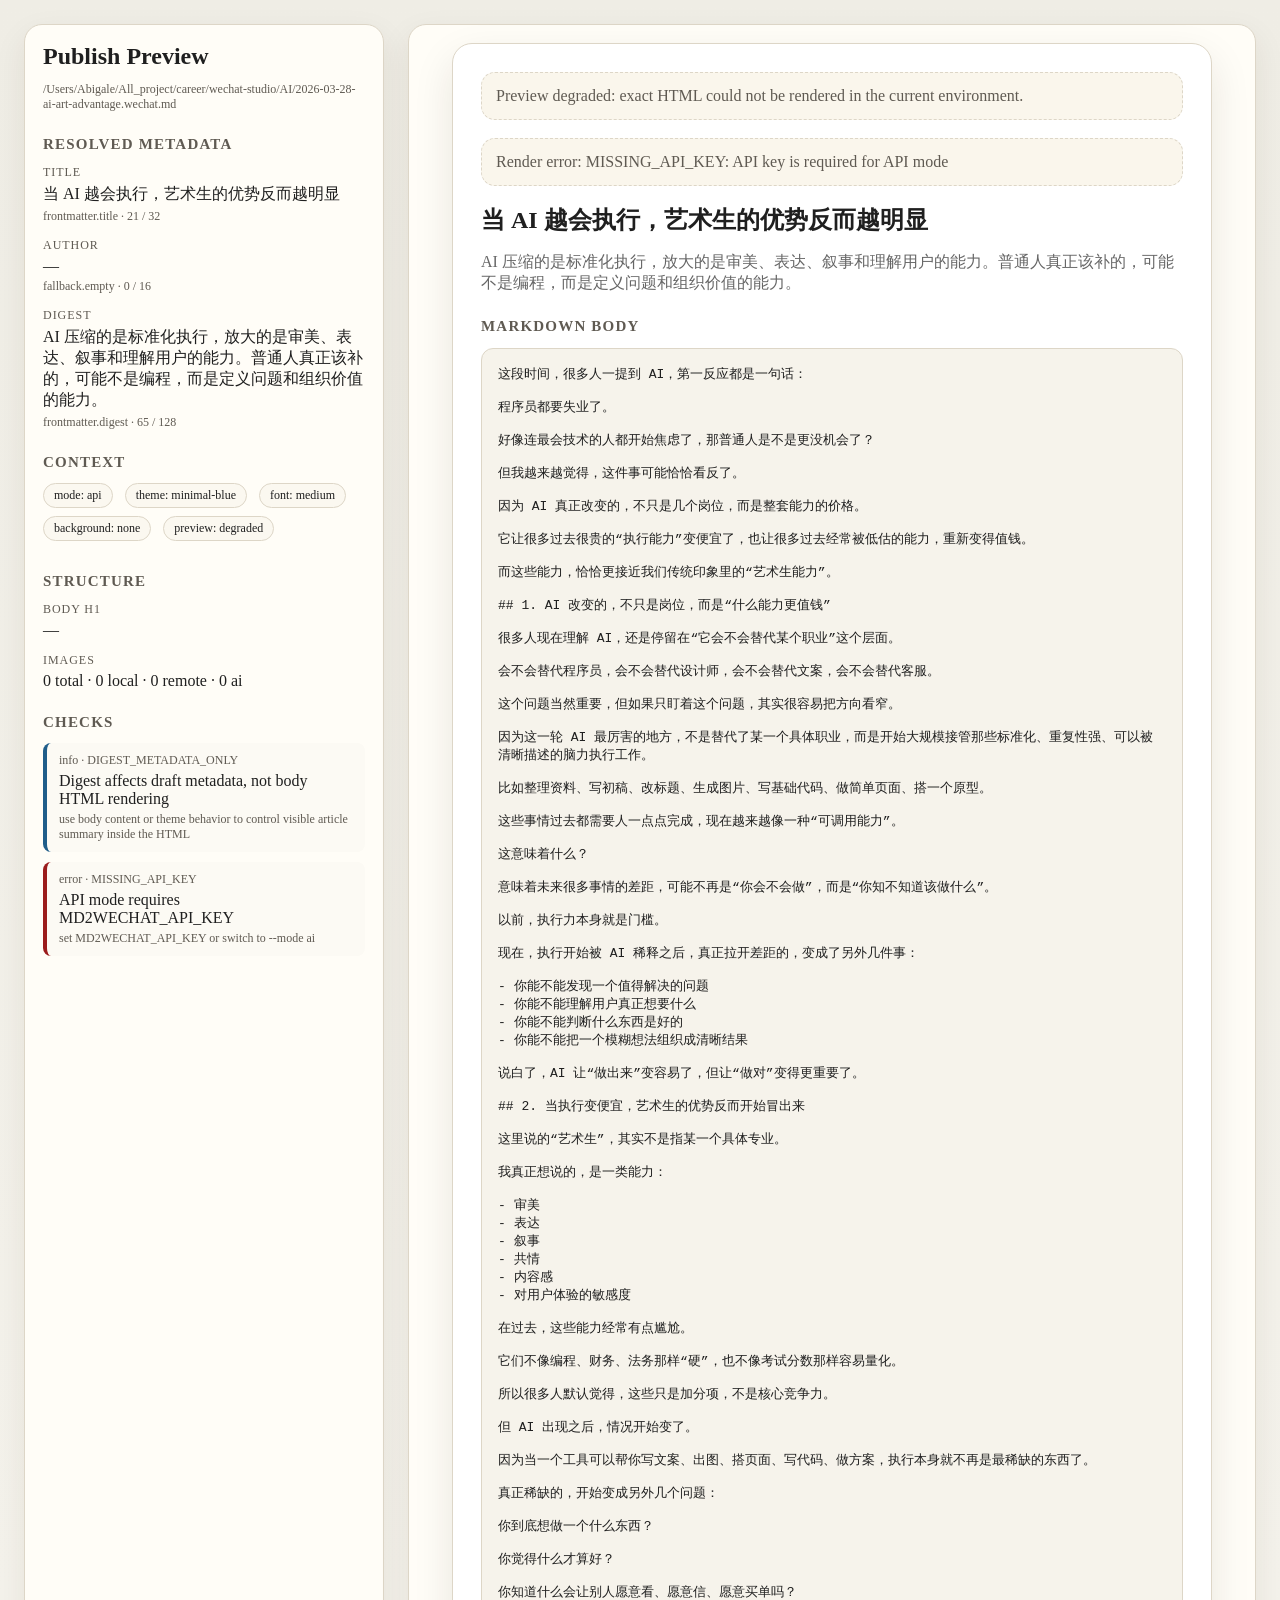
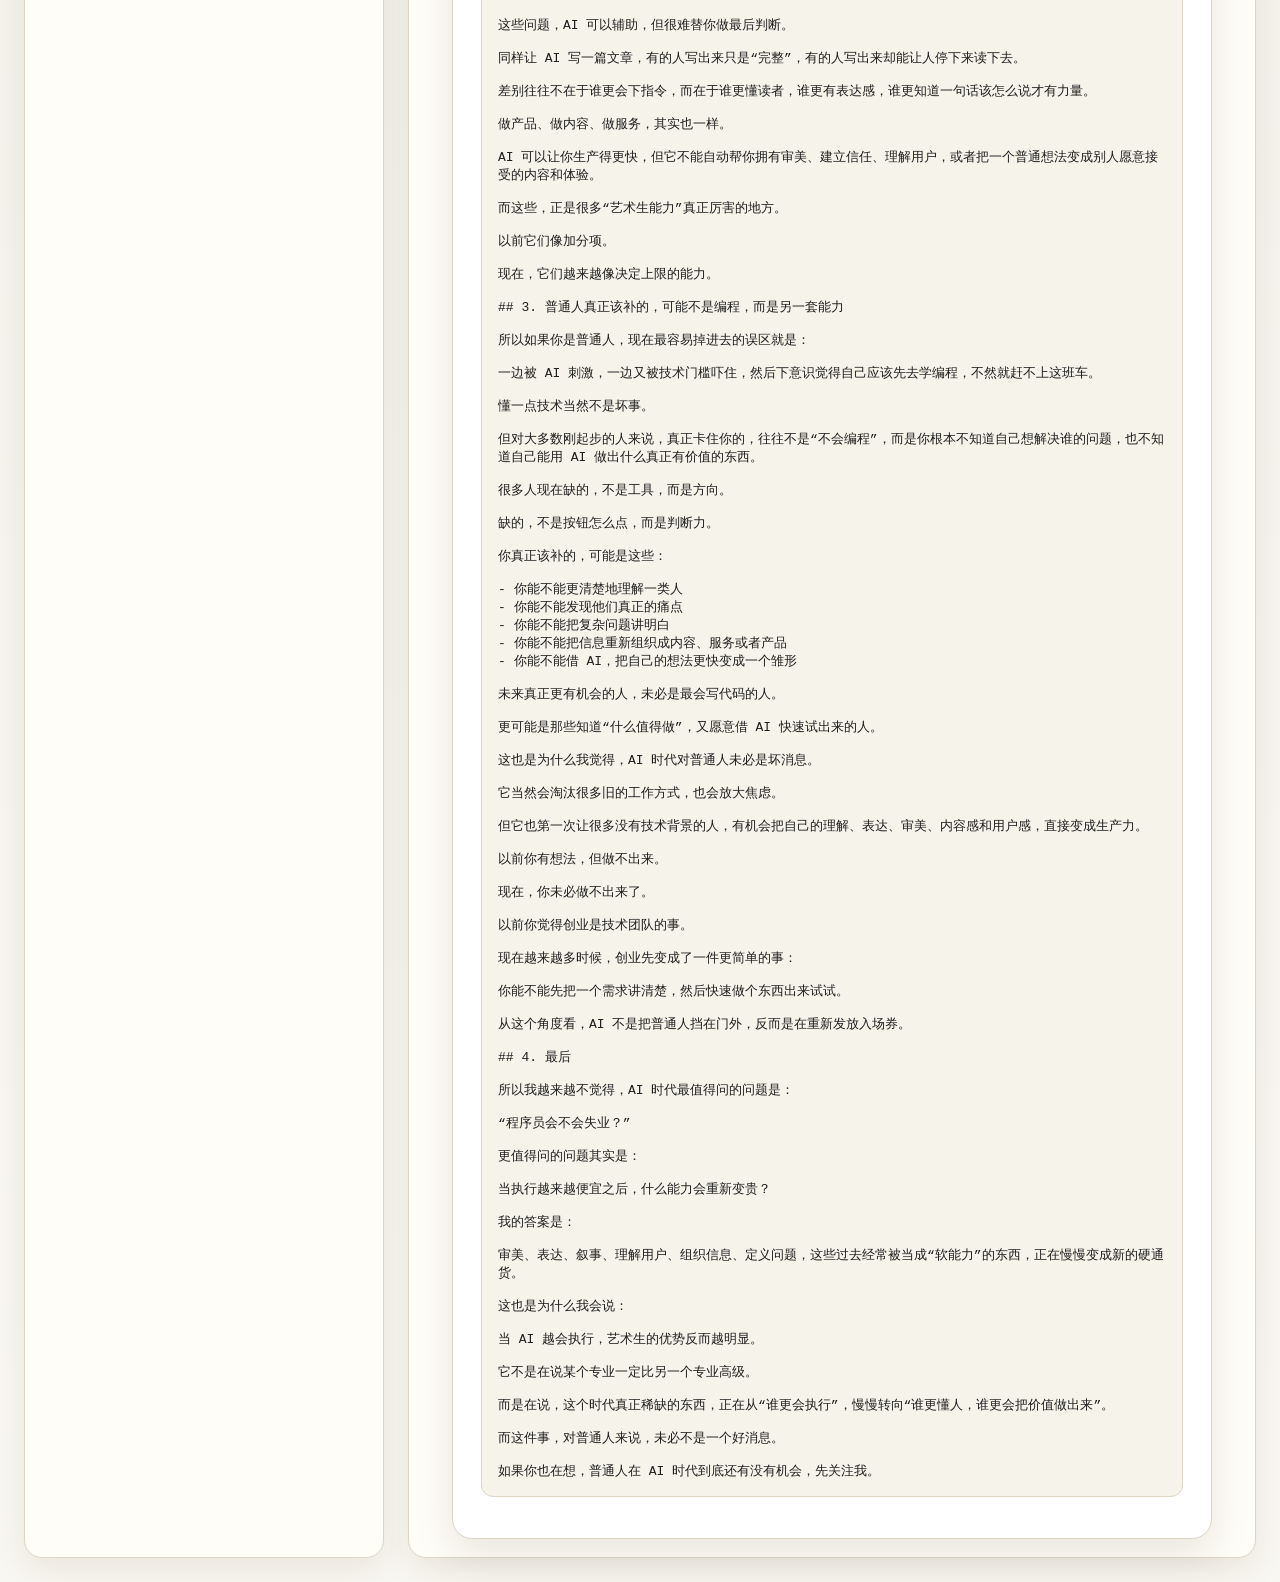
<file: skills/wechat-studio/AI/2026-03-28-ai-art-advantage.minimal-blue.preview.html>
<!DOCTYPE html>
<html lang="en">
<head>
  <meta charset="UTF-8">
  <meta name="viewport" content="width=device-width, initial-scale=1.0">
  <title>当 AI 越会执行，艺术生的优势反而越明显</title>
  <style>
    :root {
      color-scheme: light;
      --bg: #f5f4ef;
      --panel: #fffdf7;
      --ink: #1f1f1f;
      --muted: #5f5a52;
      --border: #ddd6c7;
      --warn: #8c5c00;
      --error: #9b1c1c;
      --info: #1f5d8a;
    }
    * { box-sizing: border-box; }
    body {
      margin: 0;
      font-family: Georgia, "Noto Serif SC", serif;
      color: var(--ink);
      background: linear-gradient(180deg, #efede5 0%, #f9f7f1 100%);
    }
    .shell {
      display: grid;
      grid-template-columns: minmax(280px, 360px) minmax(0, 1fr);
      gap: 24px;
      padding: 24px;
      min-height: 100vh;
    }
    .panel {
      background: var(--panel);
      border: 1px solid var(--border);
      border-radius: 18px;
      padding: 18px;
      box-shadow: 0 12px 32px rgba(59, 43, 17, 0.08);
    }
    h1, h2, h3 { margin: 0 0 12px; }
    h1 { font-size: 24px; }
    h2 { font-size: 15px; text-transform: uppercase; letter-spacing: 0.08em; color: var(--muted); margin-top: 24px; }
    .meta-row { margin-bottom: 14px; }
    .meta-label { font-size: 12px; text-transform: uppercase; color: var(--muted); letter-spacing: 0.08em; }
    .meta-value { font-size: 16px; margin-top: 4px; word-break: break-word; }
    .meta-source { font-size: 12px; color: var(--muted); margin-top: 4px; }
    .pill {
      display: inline-block;
      border-radius: 999px;
      padding: 4px 10px;
      font-size: 12px;
      margin-right: 8px;
      margin-bottom: 8px;
      border: 1px solid var(--border);
      background: #fbf8f0;
    }
    .check {
      border-left: 4px solid var(--border);
      padding: 10px 12px;
      background: #fcfaf4;
      margin-bottom: 10px;
      border-radius: 8px;
    }
    .check.warn { border-color: var(--warn); }
    .check.error { border-color: var(--error); }
    .check.info { border-color: var(--info); }
    .check-code { font-size: 12px; color: var(--muted); margin-bottom: 4px; }
    .article-shell {
      max-width: 760px;
      margin: 0 auto;
      background: #fff;
      border: 1px solid var(--border);
      border-radius: 20px;
      padding: 28px;
      box-shadow: 0 16px 40px rgba(40, 33, 18, 0.10);
    }
    .banner {
      border: 1px dashed var(--border);
      border-radius: 14px;
      padding: 14px;
      margin-bottom: 18px;
      background: #faf6ec;
      color: var(--muted);
    }
    pre {
      white-space: pre-wrap;
      word-break: break-word;
      background: #f6f3eb;
      border-radius: 12px;
      padding: 16px;
      border: 1px solid var(--border);
      overflow: auto;
    }
    @media (max-width: 960px) {
      .shell { grid-template-columns: 1fr; }
      .article-shell { max-width: 100%; }
    }
  </style>
</head>
<body>
  <div class="shell">
    <aside class="panel">
      <h1>Publish Preview</h1>
      <div class="meta-source">/Users/Abigale/All_project/career/wechat-studio/AI/2026-03-28-ai-art-advantage.wechat.md</div>

      <h2>Resolved Metadata</h2>
      <div class="meta-row">
        <div class="meta-label">Title</div>
        <div class="meta-value">当 AI 越会执行，艺术生的优势反而越明显</div>
        <div class="meta-source">frontmatter.title · 21 / 32</div>
      </div>
      <div class="meta-row">
        <div class="meta-label">Author</div>
        <div class="meta-value">—</div>
        <div class="meta-source">fallback.empty · 0 / 16</div>
      </div>
      <div class="meta-row">
        <div class="meta-label">Digest</div>
        <div class="meta-value">AI 压缩的是标准化执行，放大的是审美、表达、叙事和理解用户的能力。普通人真正该补的，可能不是编程，而是定义问题和组织价值的能力。</div>
        <div class="meta-source">frontmatter.digest · 65 / 128</div>
      </div>

      <h2>Context</h2>
      <span class="pill">mode: api</span>
      <span class="pill">theme: minimal-blue</span>
      <span class="pill">font: medium</span>
      <span class="pill">background: none</span>
      <span class="pill">preview: degraded</span>

      <h2>Structure</h2>
      <div class="meta-row">
        <div class="meta-label">Body H1</div>
        <div class="meta-value">—</div>
      </div>
      <div class="meta-row">
        <div class="meta-label">Images</div>
        <div class="meta-value">0 total · 0 local · 0 remote · 0 ai</div>
      </div>

      <h2>Checks</h2>
      
        
          <div class="check info">
            <div class="check-code">info · DIGEST_METADATA_ONLY</div>
            <div>Digest affects draft metadata, not body HTML rendering</div>
            <div class="meta-source">use body content or theme behavior to control visible article summary inside the HTML</div>
          </div>
        
          <div class="check error">
            <div class="check-code">error · MISSING_API_KEY</div>
            <div>API mode requires MD2WECHAT_API_KEY</div>
            <div class="meta-source">set MD2WECHAT_API_KEY or switch to --mode ai</div>
          </div>
        
      
    </aside>

    <main class="panel">
      <div class="article-shell">
        
          <div class="banner">Preview degraded: exact HTML could not be rendered in the current environment.</div>
        
        
          <div class="banner">Render error: MISSING_API_KEY: API key is required for API mode</div>
        
        
          <h1 style="margin-bottom:12px;">当 AI 越会执行，艺术生的优势反而越明显</h1>
          
          <p style="color:#666;">AI 压缩的是标准化执行，放大的是审美、表达、叙事和理解用户的能力。普通人真正该补的，可能不是编程，而是定义问题和组织价值的能力。</p>
          <h2 style="margin-top:24px;">Markdown Body</h2>
          <pre>这段时间，很多人一提到 AI，第一反应都是一句话：

程序员都要失业了。

好像连最会技术的人都开始焦虑了，那普通人是不是更没机会了？

但我越来越觉得，这件事可能恰恰看反了。

因为 AI 真正改变的，不只是几个岗位，而是整套能力的价格。

它让很多过去很贵的“执行能力”变便宜了，也让很多过去经常被低估的能力，重新变得值钱。

而这些能力，恰恰更接近我们传统印象里的“艺术生能力”。

## 1. AI 改变的，不只是岗位，而是“什么能力更值钱”

很多人现在理解 AI，还是停留在“它会不会替代某个职业”这个层面。

会不会替代程序员，会不会替代设计师，会不会替代文案，会不会替代客服。

这个问题当然重要，但如果只盯着这个问题，其实很容易把方向看窄。

因为这一轮 AI 最厉害的地方，不是替代了某一个具体职业，而是开始大规模接管那些标准化、重复性强、可以被清晰描述的脑力执行工作。

比如整理资料、写初稿、改标题、生成图片、写基础代码、做简单页面、搭一个原型。

这些事情过去都需要人一点点完成，现在越来越像一种“可调用能力”。

这意味着什么？

意味着未来很多事情的差距，可能不再是“你会不会做”，而是“你知不知道该做什么”。

以前，执行力本身就是门槛。

现在，执行开始被 AI 稀释之后，真正拉开差距的，变成了另外几件事：

- 你能不能发现一个值得解决的问题
- 你能不能理解用户真正想要什么
- 你能不能判断什么东西是好的
- 你能不能把一个模糊想法组织成清晰结果

说白了，AI 让“做出来”变容易了，但让“做对”变得更重要了。

## 2. 当执行变便宜，艺术生的优势反而开始冒出来

这里说的“艺术生”，其实不是指某一个具体专业。

我真正想说的，是一类能力：

- 审美
- 表达
- 叙事
- 共情
- 内容感
- 对用户体验的敏感度

在过去，这些能力经常有点尴尬。

它们不像编程、财务、法务那样“硬”，也不像考试分数那样容易量化。

所以很多人默认觉得，这些只是加分项，不是核心竞争力。

但 AI 出现之后，情况开始变了。

因为当一个工具可以帮你写文案、出图、搭页面、写代码、做方案，执行本身就不再是最稀缺的东西了。

真正稀缺的，开始变成另外几个问题：

你到底想做一个什么东西？

你觉得什么才算好？

你知道什么会让别人愿意看、愿意信、愿意买单吗？

这些问题，AI 可以辅助，但很难替你做最后判断。

同样让 AI 写一篇文章，有的人写出来只是“完整”，有的人写出来却能让人停下来读下去。

差别往往不在于谁更会下指令，而在于谁更懂读者，谁更有表达感，谁更知道一句话该怎么说才有力量。

做产品、做内容、做服务，其实也一样。

AI 可以让你生产得更快，但它不能自动帮你拥有审美、建立信任、理解用户，或者把一个普通想法变成别人愿意接受的内容和体验。

而这些，正是很多“艺术生能力”真正厉害的地方。

以前它们像加分项。

现在，它们越来越像决定上限的能力。

## 3. 普通人真正该补的，可能不是编程，而是另一套能力

所以如果你是普通人，现在最容易掉进去的误区就是：

一边被 AI 刺激，一边又被技术门槛吓住，然后下意识觉得自己应该先去学编程，不然就赶不上这班车。

懂一点技术当然不是坏事。

但对大多数刚起步的人来说，真正卡住你的，往往不是“不会编程”，而是你根本不知道自己想解决谁的问题，也不知道自己能用 AI 做出什么真正有价值的东西。

很多人现在缺的，不是工具，而是方向。

缺的，不是按钮怎么点，而是判断力。

你真正该补的，可能是这些：

- 你能不能更清楚地理解一类人
- 你能不能发现他们真正的痛点
- 你能不能把复杂问题讲明白
- 你能不能把信息重新组织成内容、服务或者产品
- 你能不能借 AI，把自己的想法更快变成一个雏形

未来真正更有机会的人，未必是最会写代码的人。

更可能是那些知道“什么值得做”，又愿意借 AI 快速试出来的人。

这也是为什么我觉得，AI 时代对普通人未必是坏消息。

它当然会淘汰很多旧的工作方式，也会放大焦虑。

但它也第一次让很多没有技术背景的人，有机会把自己的理解、表达、审美、内容感和用户感，直接变成生产力。

以前你有想法，但做不出来。

现在，你未必做不出来了。

以前你觉得创业是技术团队的事。

现在越来越多时候，创业先变成了一件更简单的事：

你能不能先把一个需求讲清楚，然后快速做个东西出来试试。

从这个角度看，AI 不是把普通人挡在门外，反而是在重新发放入场券。

## 4. 最后

所以我越来越不觉得，AI 时代最值得问的问题是：

“程序员会不会失业？”

更值得问的问题其实是：

当执行越来越便宜之后，什么能力会重新变贵？

我的答案是：

审美、表达、叙事、理解用户、组织信息、定义问题，这些过去经常被当成“软能力”的东西，正在慢慢变成新的硬通货。

这也是为什么我会说：

当 AI 越会执行，艺术生的优势反而越明显。

它不是在说某个专业一定比另一个专业高级。

而是在说，这个时代真正稀缺的东西，正在从“谁更会执行”，慢慢转向“谁更懂人，谁更会把价值做出来”。

而这件事，对普通人来说，未必不是一个好消息。

如果你也在想，普通人在 AI 时代到底还有没有机会，先关注我。</pre>
        
      </div>
    </main>
  </div>
</body>
</html>
</file>
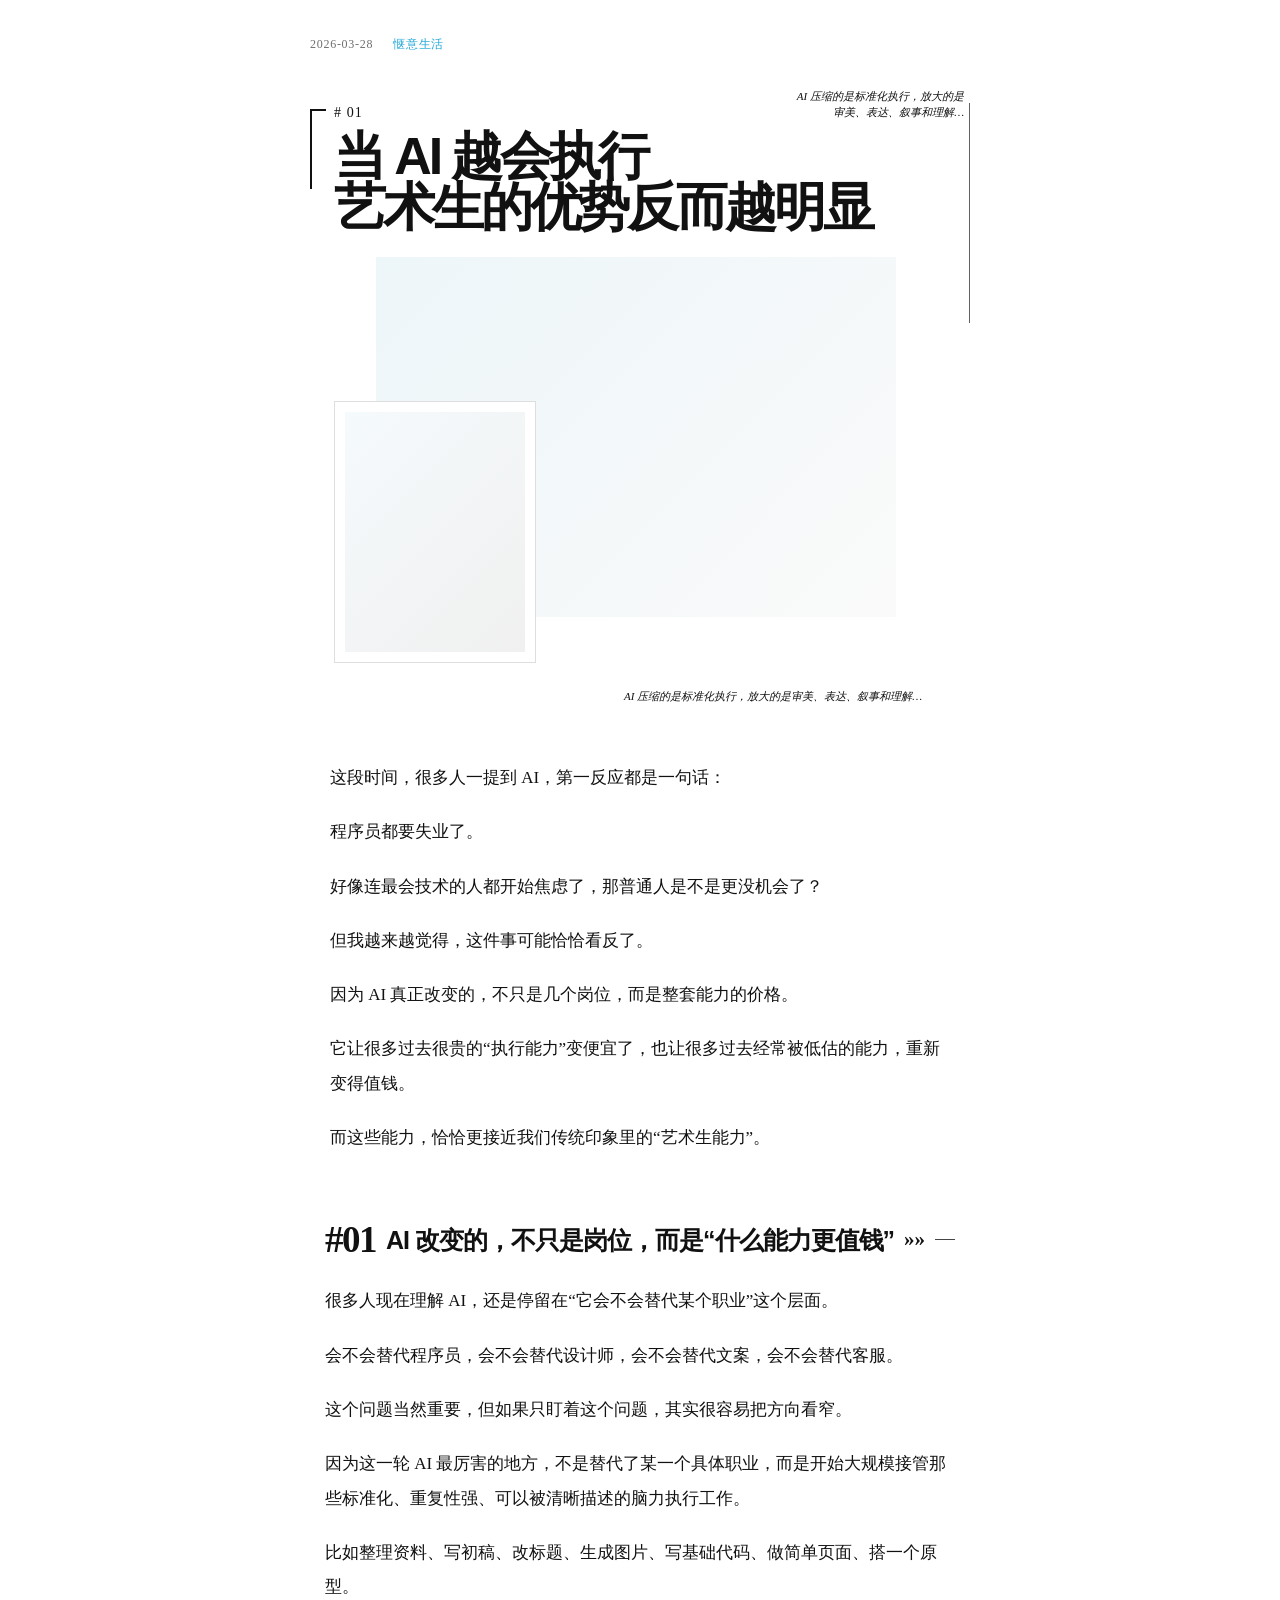
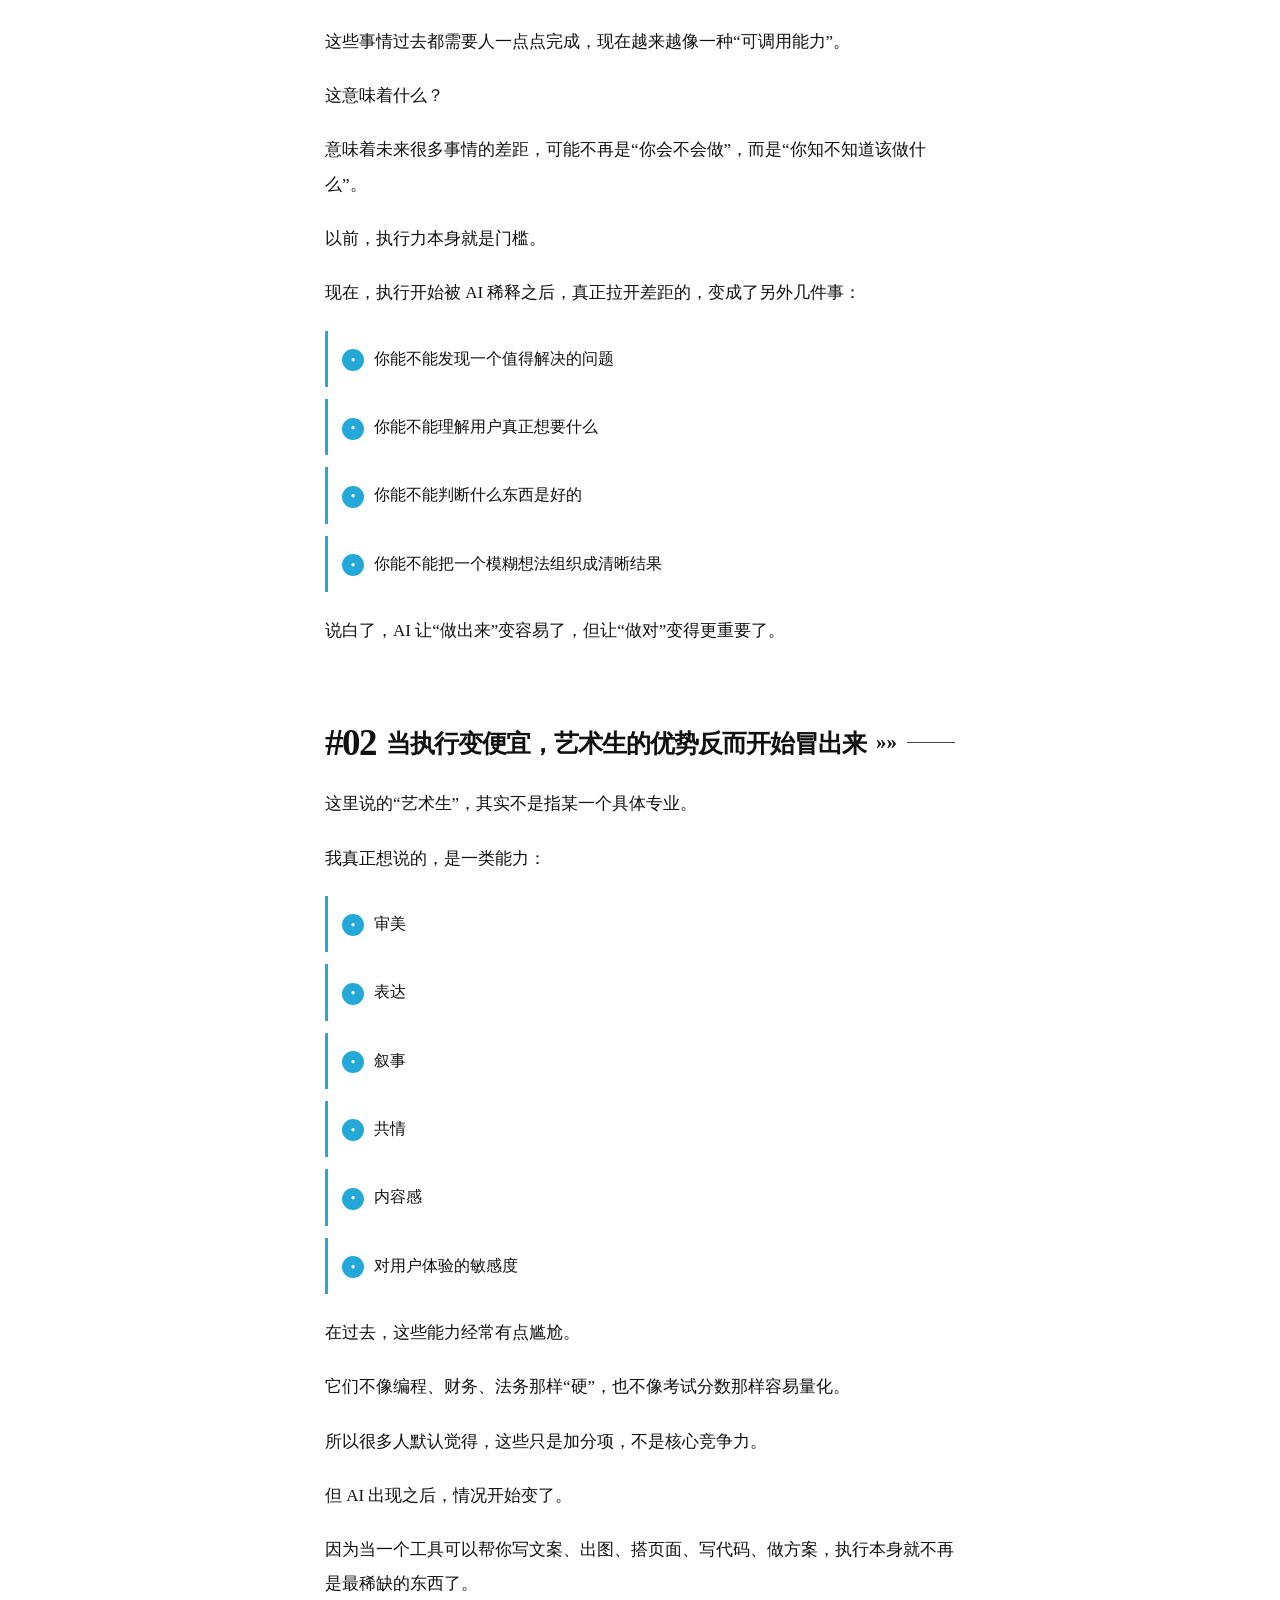
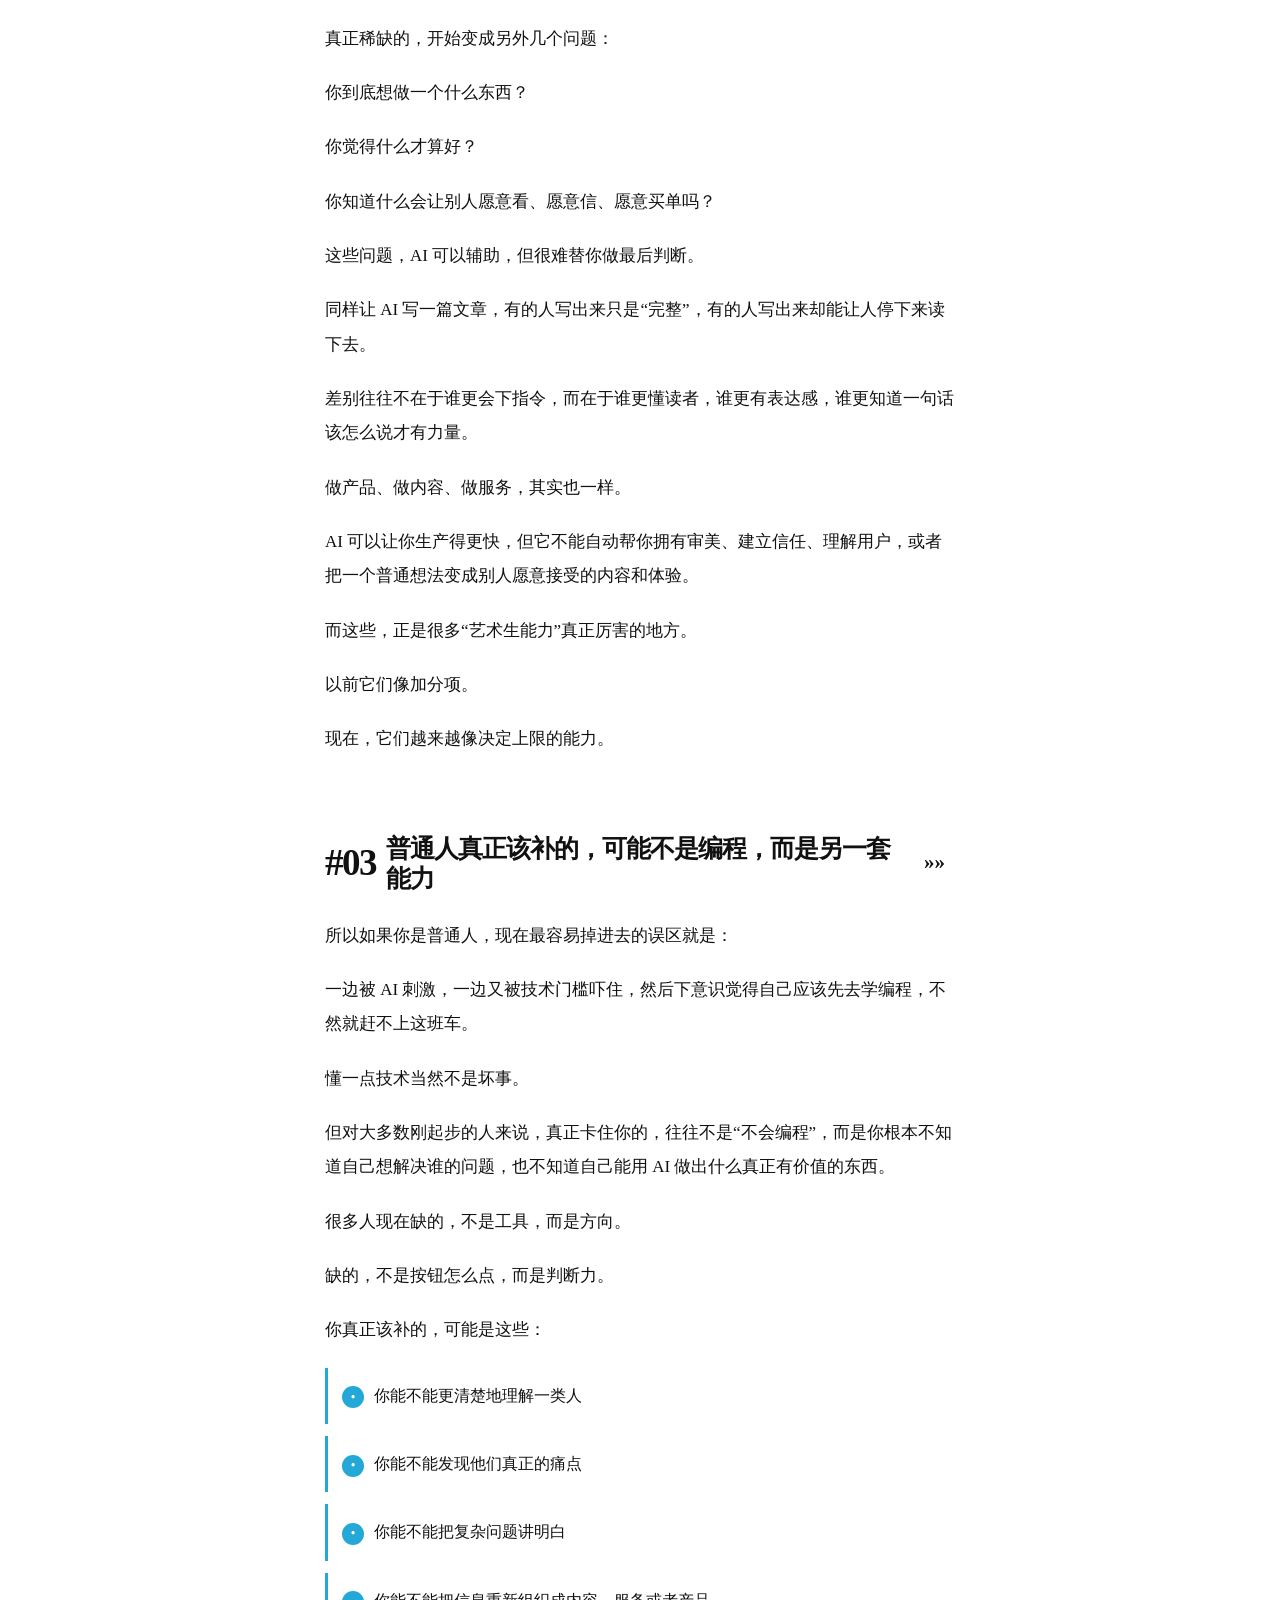
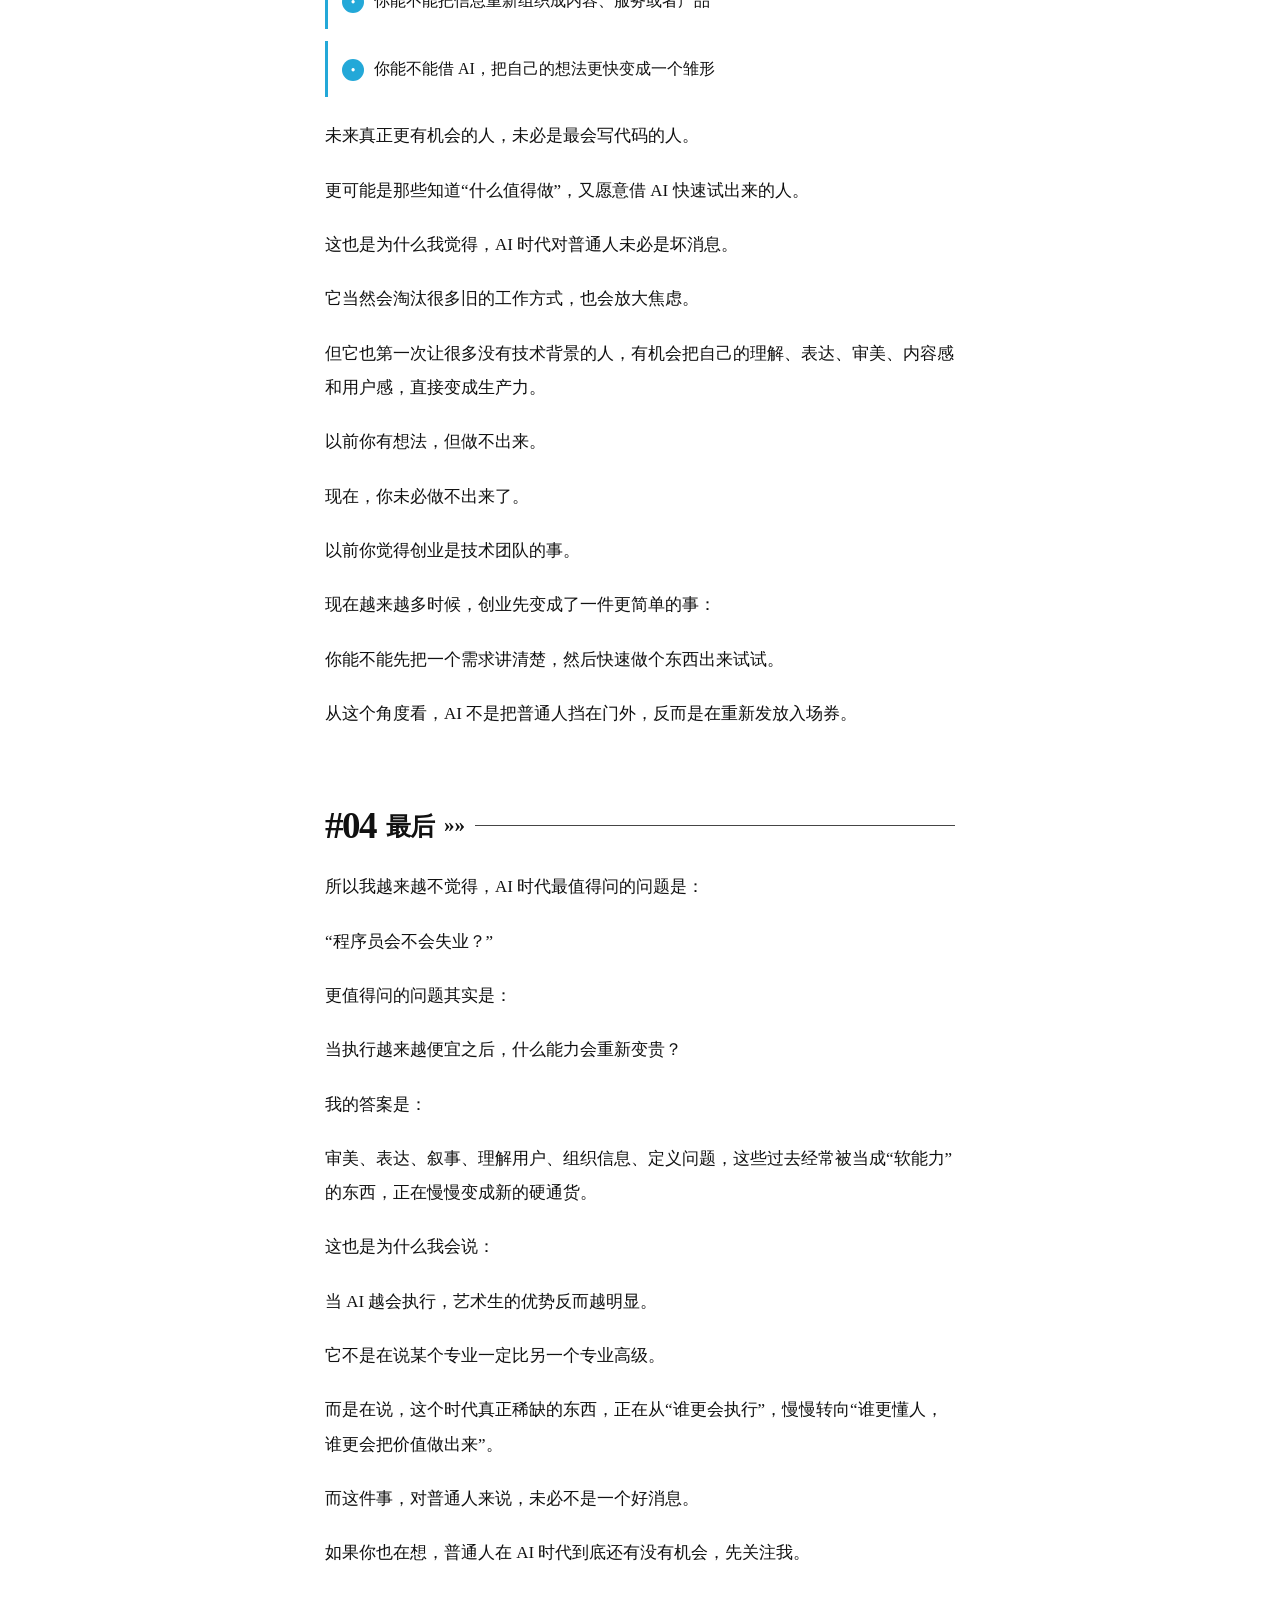
<file: skills/wechat-studio/frontend/tmp-minimal-living.html>
<!doctype html><html lang="zh-CN"><head><meta charset="utf-8" /><meta name="viewport" content="width=device-width, initial-scale=1" /><title>当 AI 越会执行，艺术生的优势反而越明显</title></head><body style="margin:0;background:#ffffff;padding:18px 0 64px;"><section style="background:#ffffff;padding:18px 0 64px;"><div style="max-width:800px;margin:0 auto;"><header style="margin:0 auto 56px;max-width:660px;padding:0 18px;"><div style="display:flex;align-items:center;gap:20px;flex-wrap:wrap;font-size:12px;letter-spacing:0.06em;color:#6f6f6f;"><span>2026-03-28</span><span style="color:#23a8d8;">惬意生活</span></div><div style="position:relative;margin-top:28px;padding:24px 0 0;"><div style="position:absolute;left:0;top:28px;width:14px;height:78px;border-left:2px solid #111111;border-top:2px solid #111111;"></div><div style="position:absolute;right:0;top:22px;width:1px;height:220px;background:#111111;opacity:0.66;"></div><div style="position:absolute;right:6px;top:8px;max-width:168px;font-size:11px;line-height:1.45;color:#111111;font-style:italic;text-align:right;">AI 压缩的是标准化执行，放大的是审美、表达、叙事和理解…</div><div style="padding-left:24px;padding-right:48px;"><div style="font-size:14px;letter-spacing:0.08em;color:#111111;margin-bottom:10px;"># 01</div><h1 style="margin:0;font-family:'PingFang SC','Hiragino Sans GB','Microsoft YaHei',-apple-system,BlinkMacSystemFont,'Segoe UI',sans-serif;font-size:52px;line-height:0.98;font-weight:900;letter-spacing:-0.06em;color:#111111;">当 AI 越会执行<br />艺术生的优势反而越明显</h1><div style="position:relative;margin-top:24px;padding-left:42px;padding-right:26px;"><div style="position:relative;z-index:1;max-width:520px;"><div style="width:100%;height:360px;background:linear-gradient(135deg,#edf6f9,#fafafa);"></div></div><div style="position:absolute;left:0;bottom:-46px;z-index:2;width:180px;border:1px solid #dedede;background:#fff;padding:10px;"><div style="width:100%;height:240px;background:linear-gradient(135deg,#f5fafc,#f0f0f0);"></div></div></div><div style="margin-top:72px;padding-left:6px;text-align:right;font-size:11px;line-height:1.45;color:#111111;font-style:italic;">AI 压缩的是标准化执行，放大的是审美、表达、叙事和理解…</div></div></div></header><section style="margin:0 auto 52px;max-width:760px;padding:0 18px;"><div style="max-width:620px;margin:0 auto;"><p style="margin:0 0 20px;font-size:17px;line-height:2.02;color:#111111;word-break:break-word;">这段时间，很多人一提到 AI，第一反应都是一句话：</p><p style="margin:0 0 20px;font-size:17px;line-height:2.02;color:#111111;word-break:break-word;">程序员都要失业了。</p><p style="margin:0 0 20px;font-size:17px;line-height:2.02;color:#111111;word-break:break-word;">好像连最会技术的人都开始焦虑了，那普通人是不是更没机会了？</p><p style="margin:0 0 20px;font-size:17px;line-height:2.02;color:#111111;word-break:break-word;">但我越来越觉得，这件事可能恰恰看反了。</p><p style="margin:0 0 20px;font-size:17px;line-height:2.02;color:#111111;word-break:break-word;">因为 AI 真正改变的，不只是几个岗位，而是整套能力的价格。</p><p style="margin:0 0 20px;font-size:17px;line-height:2.02;color:#111111;word-break:break-word;">它让很多过去很贵的“执行能力”变便宜了，也让很多过去经常被低估的能力，重新变得值钱。</p><p style="margin:0 0 20px;font-size:17px;line-height:2.02;color:#111111;word-break:break-word;">而这些能力，恰恰更接近我们传统印象里的“艺术生能力”。</p></div></section><section style="margin:0 auto 76px;max-width:760px;padding:0 18px;"><div style="max-width:630px;margin:0 auto;"><div style="margin:66px 0 26px;display:flex;align-items:center;gap:10px;"><span style="font-size:37px;line-height:1;font-weight:900;letter-spacing:-0.04em;color:#111111;">#01</span><h2 style="margin:0;font-family:'PingFang SC','Hiragino Sans GB','Microsoft YaHei',-apple-system,BlinkMacSystemFont,'Segoe UI',sans-serif;font-size:25px;line-height:1.2;color:#111111;font-weight:900;letter-spacing:-0.04em;">AI 改变的，不只是岗位，而是“什么能力更值钱”</h2><span style="font-size:21px;color:#111111;font-weight:700;">»»</span><span style="flex:1;border-top:1px solid #111111;opacity:0.78;"></span></div><p style="margin:0 0 20px;font-size:17px;line-height:2.02;color:#111111;word-break:break-word;">很多人现在理解 AI，还是停留在“它会不会替代某个职业”这个层面。</p><p style="margin:0 0 20px;font-size:17px;line-height:2.02;color:#111111;word-break:break-word;">会不会替代程序员，会不会替代设计师，会不会替代文案，会不会替代客服。</p><p style="margin:0 0 20px;font-size:17px;line-height:2.02;color:#111111;word-break:break-word;">这个问题当然重要，但如果只盯着这个问题，其实很容易把方向看窄。</p><p style="margin:0 0 20px;font-size:17px;line-height:2.02;color:#111111;word-break:break-word;">因为这一轮 AI 最厉害的地方，不是替代了某一个具体职业，而是开始大规模接管那些标准化、重复性强、可以被清晰描述的脑力执行工作。</p><p style="margin:0 0 20px;font-size:17px;line-height:2.02;color:#111111;word-break:break-word;">比如整理资料、写初稿、改标题、生成图片、写基础代码、做简单页面、搭一个原型。</p><p style="margin:0 0 20px;font-size:17px;line-height:2.02;color:#111111;word-break:break-word;">这些事情过去都需要人一点点完成，现在越来越像一种“可调用能力”。</p><p style="margin:0 0 20px;font-size:17px;line-height:2.02;color:#111111;word-break:break-word;">这意味着什么？</p><p style="margin:0 0 20px;font-size:17px;line-height:2.02;color:#111111;word-break:break-word;">意味着未来很多事情的差距，可能不再是“你会不会做”，而是“你知不知道该做什么”。</p><p style="margin:0 0 20px;font-size:17px;line-height:2.02;color:#111111;word-break:break-word;">以前，执行力本身就是门槛。</p><p style="margin:0 0 20px;font-size:17px;line-height:2.02;color:#111111;word-break:break-word;">现在，执行开始被 AI 稀释之后，真正拉开差距的，变成了另外几件事：</p><ul style="margin:0 0 22px;padding-left:0;"><li style="list-style:none;margin:0 0 12px;padding:12px 0 12px 14px;border-radius:-10px;background:transparent;border-left:3px solid #23a8d8;"><span style="display:inline-flex;align-items:center;justify-content:center;width:22px;height:22px;margin-right:10px;border-radius:999px;background:#23a8d8;color:#fff;font-size:12px;font-weight:800;">•</span><span style="display:inline;line-height:2.02;color:#111111;">你能不能发现一个值得解决的问题</span></li><li style="list-style:none;margin:0 0 12px;padding:12px 0 12px 14px;border-radius:-10px;background:transparent;border-left:3px solid #23a8d8;"><span style="display:inline-flex;align-items:center;justify-content:center;width:22px;height:22px;margin-right:10px;border-radius:999px;background:#23a8d8;color:#fff;font-size:12px;font-weight:800;">•</span><span style="display:inline;line-height:2.02;color:#111111;">你能不能理解用户真正想要什么</span></li><li style="list-style:none;margin:0 0 12px;padding:12px 0 12px 14px;border-radius:-10px;background:transparent;border-left:3px solid #23a8d8;"><span style="display:inline-flex;align-items:center;justify-content:center;width:22px;height:22px;margin-right:10px;border-radius:999px;background:#23a8d8;color:#fff;font-size:12px;font-weight:800;">•</span><span style="display:inline;line-height:2.02;color:#111111;">你能不能判断什么东西是好的</span></li><li style="list-style:none;margin:0 0 12px;padding:12px 0 12px 14px;border-radius:-10px;background:transparent;border-left:3px solid #23a8d8;"><span style="display:inline-flex;align-items:center;justify-content:center;width:22px;height:22px;margin-right:10px;border-radius:999px;background:#23a8d8;color:#fff;font-size:12px;font-weight:800;">•</span><span style="display:inline;line-height:2.02;color:#111111;">你能不能把一个模糊想法组织成清晰结果</span></li></ul><p style="margin:0 0 20px;font-size:17px;line-height:2.02;color:#111111;word-break:break-word;">说白了，AI 让“做出来”变容易了，但让“做对”变得更重要了。</p></div></section><section style="margin:0 auto 76px;max-width:760px;padding:0 18px;"><div style="max-width:630px;margin:0 auto;"><div style="margin:66px 0 26px;display:flex;align-items:center;gap:10px;"><span style="font-size:37px;line-height:1;font-weight:900;letter-spacing:-0.04em;color:#111111;">#02</span><h2 style="margin:0;font-family:'PingFang SC','Hiragino Sans GB','Microsoft YaHei',-apple-system,BlinkMacSystemFont,'Segoe UI',sans-serif;font-size:25px;line-height:1.2;color:#111111;font-weight:900;letter-spacing:-0.04em;">当执行变便宜，艺术生的优势反而开始冒出来</h2><span style="font-size:21px;color:#111111;font-weight:700;">»»</span><span style="flex:1;border-top:1px solid #111111;opacity:0.78;"></span></div><p style="margin:0 0 20px;font-size:17px;line-height:2.02;color:#111111;word-break:break-word;">这里说的“艺术生”，其实不是指某一个具体专业。</p><p style="margin:0 0 20px;font-size:17px;line-height:2.02;color:#111111;word-break:break-word;">我真正想说的，是一类能力：</p><ul style="margin:0 0 22px;padding-left:0;"><li style="list-style:none;margin:0 0 12px;padding:12px 0 12px 14px;border-radius:-10px;background:transparent;border-left:3px solid #23a8d8;"><span style="display:inline-flex;align-items:center;justify-content:center;width:22px;height:22px;margin-right:10px;border-radius:999px;background:#23a8d8;color:#fff;font-size:12px;font-weight:800;">•</span><span style="display:inline;line-height:2.02;color:#111111;">审美</span></li><li style="list-style:none;margin:0 0 12px;padding:12px 0 12px 14px;border-radius:-10px;background:transparent;border-left:3px solid #23a8d8;"><span style="display:inline-flex;align-items:center;justify-content:center;width:22px;height:22px;margin-right:10px;border-radius:999px;background:#23a8d8;color:#fff;font-size:12px;font-weight:800;">•</span><span style="display:inline;line-height:2.02;color:#111111;">表达</span></li><li style="list-style:none;margin:0 0 12px;padding:12px 0 12px 14px;border-radius:-10px;background:transparent;border-left:3px solid #23a8d8;"><span style="display:inline-flex;align-items:center;justify-content:center;width:22px;height:22px;margin-right:10px;border-radius:999px;background:#23a8d8;color:#fff;font-size:12px;font-weight:800;">•</span><span style="display:inline;line-height:2.02;color:#111111;">叙事</span></li><li style="list-style:none;margin:0 0 12px;padding:12px 0 12px 14px;border-radius:-10px;background:transparent;border-left:3px solid #23a8d8;"><span style="display:inline-flex;align-items:center;justify-content:center;width:22px;height:22px;margin-right:10px;border-radius:999px;background:#23a8d8;color:#fff;font-size:12px;font-weight:800;">•</span><span style="display:inline;line-height:2.02;color:#111111;">共情</span></li><li style="list-style:none;margin:0 0 12px;padding:12px 0 12px 14px;border-radius:-10px;background:transparent;border-left:3px solid #23a8d8;"><span style="display:inline-flex;align-items:center;justify-content:center;width:22px;height:22px;margin-right:10px;border-radius:999px;background:#23a8d8;color:#fff;font-size:12px;font-weight:800;">•</span><span style="display:inline;line-height:2.02;color:#111111;">内容感</span></li><li style="list-style:none;margin:0 0 12px;padding:12px 0 12px 14px;border-radius:-10px;background:transparent;border-left:3px solid #23a8d8;"><span style="display:inline-flex;align-items:center;justify-content:center;width:22px;height:22px;margin-right:10px;border-radius:999px;background:#23a8d8;color:#fff;font-size:12px;font-weight:800;">•</span><span style="display:inline;line-height:2.02;color:#111111;">对用户体验的敏感度</span></li></ul><p style="margin:0 0 20px;font-size:17px;line-height:2.02;color:#111111;word-break:break-word;">在过去，这些能力经常有点尴尬。</p><p style="margin:0 0 20px;font-size:17px;line-height:2.02;color:#111111;word-break:break-word;">它们不像编程、财务、法务那样“硬”，也不像考试分数那样容易量化。</p><p style="margin:0 0 20px;font-size:17px;line-height:2.02;color:#111111;word-break:break-word;">所以很多人默认觉得，这些只是加分项，不是核心竞争力。</p><p style="margin:0 0 20px;font-size:17px;line-height:2.02;color:#111111;word-break:break-word;">但 AI 出现之后，情况开始变了。</p><p style="margin:0 0 20px;font-size:17px;line-height:2.02;color:#111111;word-break:break-word;">因为当一个工具可以帮你写文案、出图、搭页面、写代码、做方案，执行本身就不再是最稀缺的东西了。</p><p style="margin:0 0 20px;font-size:17px;line-height:2.02;color:#111111;word-break:break-word;">真正稀缺的，开始变成另外几个问题：</p><p style="margin:0 0 20px;font-size:17px;line-height:2.02;color:#111111;word-break:break-word;">你到底想做一个什么东西？</p><p style="margin:0 0 20px;font-size:17px;line-height:2.02;color:#111111;word-break:break-word;">你觉得什么才算好？</p><p style="margin:0 0 20px;font-size:17px;line-height:2.02;color:#111111;word-break:break-word;">你知道什么会让别人愿意看、愿意信、愿意买单吗？</p><p style="margin:0 0 20px;font-size:17px;line-height:2.02;color:#111111;word-break:break-word;">这些问题，AI 可以辅助，但很难替你做最后判断。</p><p style="margin:0 0 20px;font-size:17px;line-height:2.02;color:#111111;word-break:break-word;">同样让 AI 写一篇文章，有的人写出来只是“完整”，有的人写出来却能让人停下来读下去。</p><p style="margin:0 0 20px;font-size:17px;line-height:2.02;color:#111111;word-break:break-word;">差别往往不在于谁更会下指令，而在于谁更懂读者，谁更有表达感，谁更知道一句话该怎么说才有力量。</p><p style="margin:0 0 20px;font-size:17px;line-height:2.02;color:#111111;word-break:break-word;">做产品、做内容、做服务，其实也一样。</p><p style="margin:0 0 20px;font-size:17px;line-height:2.02;color:#111111;word-break:break-word;">AI 可以让你生产得更快，但它不能自动帮你拥有审美、建立信任、理解用户，或者把一个普通想法变成别人愿意接受的内容和体验。</p><p style="margin:0 0 20px;font-size:17px;line-height:2.02;color:#111111;word-break:break-word;">而这些，正是很多“艺术生能力”真正厉害的地方。</p><p style="margin:0 0 20px;font-size:17px;line-height:2.02;color:#111111;word-break:break-word;">以前它们像加分项。</p><p style="margin:0 0 20px;font-size:17px;line-height:2.02;color:#111111;word-break:break-word;">现在，它们越来越像决定上限的能力。</p></div></section><section style="margin:0 auto 76px;max-width:760px;padding:0 18px;"><div style="max-width:630px;margin:0 auto;"><div style="margin:66px 0 26px;display:flex;align-items:center;gap:10px;"><span style="font-size:37px;line-height:1;font-weight:900;letter-spacing:-0.04em;color:#111111;">#03</span><h2 style="margin:0;font-family:'PingFang SC','Hiragino Sans GB','Microsoft YaHei',-apple-system,BlinkMacSystemFont,'Segoe UI',sans-serif;font-size:25px;line-height:1.2;color:#111111;font-weight:900;letter-spacing:-0.04em;">普通人真正该补的，可能不是编程，而是另一套能力</h2><span style="font-size:21px;color:#111111;font-weight:700;">»»</span><span style="flex:1;border-top:1px solid #111111;opacity:0.78;"></span></div><p style="margin:0 0 20px;font-size:17px;line-height:2.02;color:#111111;word-break:break-word;">所以如果你是普通人，现在最容易掉进去的误区就是：</p><p style="margin:0 0 20px;font-size:17px;line-height:2.02;color:#111111;word-break:break-word;">一边被 AI 刺激，一边又被技术门槛吓住，然后下意识觉得自己应该先去学编程，不然就赶不上这班车。</p><p style="margin:0 0 20px;font-size:17px;line-height:2.02;color:#111111;word-break:break-word;">懂一点技术当然不是坏事。</p><p style="margin:0 0 20px;font-size:17px;line-height:2.02;color:#111111;word-break:break-word;">但对大多数刚起步的人来说，真正卡住你的，往往不是“不会编程”，而是你根本不知道自己想解决谁的问题，也不知道自己能用 AI 做出什么真正有价值的东西。</p><p style="margin:0 0 20px;font-size:17px;line-height:2.02;color:#111111;word-break:break-word;">很多人现在缺的，不是工具，而是方向。</p><p style="margin:0 0 20px;font-size:17px;line-height:2.02;color:#111111;word-break:break-word;">缺的，不是按钮怎么点，而是判断力。</p><p style="margin:0 0 20px;font-size:17px;line-height:2.02;color:#111111;word-break:break-word;">你真正该补的，可能是这些：</p><ul style="margin:0 0 22px;padding-left:0;"><li style="list-style:none;margin:0 0 12px;padding:12px 0 12px 14px;border-radius:-10px;background:transparent;border-left:3px solid #23a8d8;"><span style="display:inline-flex;align-items:center;justify-content:center;width:22px;height:22px;margin-right:10px;border-radius:999px;background:#23a8d8;color:#fff;font-size:12px;font-weight:800;">•</span><span style="display:inline;line-height:2.02;color:#111111;">你能不能更清楚地理解一类人</span></li><li style="list-style:none;margin:0 0 12px;padding:12px 0 12px 14px;border-radius:-10px;background:transparent;border-left:3px solid #23a8d8;"><span style="display:inline-flex;align-items:center;justify-content:center;width:22px;height:22px;margin-right:10px;border-radius:999px;background:#23a8d8;color:#fff;font-size:12px;font-weight:800;">•</span><span style="display:inline;line-height:2.02;color:#111111;">你能不能发现他们真正的痛点</span></li><li style="list-style:none;margin:0 0 12px;padding:12px 0 12px 14px;border-radius:-10px;background:transparent;border-left:3px solid #23a8d8;"><span style="display:inline-flex;align-items:center;justify-content:center;width:22px;height:22px;margin-right:10px;border-radius:999px;background:#23a8d8;color:#fff;font-size:12px;font-weight:800;">•</span><span style="display:inline;line-height:2.02;color:#111111;">你能不能把复杂问题讲明白</span></li><li style="list-style:none;margin:0 0 12px;padding:12px 0 12px 14px;border-radius:-10px;background:transparent;border-left:3px solid #23a8d8;"><span style="display:inline-flex;align-items:center;justify-content:center;width:22px;height:22px;margin-right:10px;border-radius:999px;background:#23a8d8;color:#fff;font-size:12px;font-weight:800;">•</span><span style="display:inline;line-height:2.02;color:#111111;">你能不能把信息重新组织成内容、服务或者产品</span></li><li style="list-style:none;margin:0 0 12px;padding:12px 0 12px 14px;border-radius:-10px;background:transparent;border-left:3px solid #23a8d8;"><span style="display:inline-flex;align-items:center;justify-content:center;width:22px;height:22px;margin-right:10px;border-radius:999px;background:#23a8d8;color:#fff;font-size:12px;font-weight:800;">•</span><span style="display:inline;line-height:2.02;color:#111111;">你能不能借 AI，把自己的想法更快变成一个雏形</span></li></ul><p style="margin:0 0 20px;font-size:17px;line-height:2.02;color:#111111;word-break:break-word;">未来真正更有机会的人，未必是最会写代码的人。</p><p style="margin:0 0 20px;font-size:17px;line-height:2.02;color:#111111;word-break:break-word;">更可能是那些知道“什么值得做”，又愿意借 AI 快速试出来的人。</p><p style="margin:0 0 20px;font-size:17px;line-height:2.02;color:#111111;word-break:break-word;">这也是为什么我觉得，AI 时代对普通人未必是坏消息。</p><p style="margin:0 0 20px;font-size:17px;line-height:2.02;color:#111111;word-break:break-word;">它当然会淘汰很多旧的工作方式，也会放大焦虑。</p><p style="margin:0 0 20px;font-size:17px;line-height:2.02;color:#111111;word-break:break-word;">但它也第一次让很多没有技术背景的人，有机会把自己的理解、表达、审美、内容感和用户感，直接变成生产力。</p><p style="margin:0 0 20px;font-size:17px;line-height:2.02;color:#111111;word-break:break-word;">以前你有想法，但做不出来。</p><p style="margin:0 0 20px;font-size:17px;line-height:2.02;color:#111111;word-break:break-word;">现在，你未必做不出来了。</p><p style="margin:0 0 20px;font-size:17px;line-height:2.02;color:#111111;word-break:break-word;">以前你觉得创业是技术团队的事。</p><p style="margin:0 0 20px;font-size:17px;line-height:2.02;color:#111111;word-break:break-word;">现在越来越多时候，创业先变成了一件更简单的事：</p><p style="margin:0 0 20px;font-size:17px;line-height:2.02;color:#111111;word-break:break-word;">你能不能先把一个需求讲清楚，然后快速做个东西出来试试。</p><p style="margin:0 0 20px;font-size:17px;line-height:2.02;color:#111111;word-break:break-word;">从这个角度看，AI 不是把普通人挡在门外，反而是在重新发放入场券。</p></div></section><section style="margin:0 auto 76px;max-width:760px;padding:0 18px;"><div style="max-width:630px;margin:0 auto;"><div style="margin:66px 0 26px;display:flex;align-items:center;gap:10px;"><span style="font-size:37px;line-height:1;font-weight:900;letter-spacing:-0.04em;color:#111111;">#04</span><h2 style="margin:0;font-family:'PingFang SC','Hiragino Sans GB','Microsoft YaHei',-apple-system,BlinkMacSystemFont,'Segoe UI',sans-serif;font-size:25px;line-height:1.2;color:#111111;font-weight:900;letter-spacing:-0.04em;">最后</h2><span style="font-size:21px;color:#111111;font-weight:700;">»»</span><span style="flex:1;border-top:1px solid #111111;opacity:0.78;"></span></div><p style="margin:0 0 20px;font-size:17px;line-height:2.02;color:#111111;word-break:break-word;">所以我越来越不觉得，AI 时代最值得问的问题是：</p><p style="margin:0 0 20px;font-size:17px;line-height:2.02;color:#111111;word-break:break-word;">“程序员会不会失业？”</p><p style="margin:0 0 20px;font-size:17px;line-height:2.02;color:#111111;word-break:break-word;">更值得问的问题其实是：</p><p style="margin:0 0 20px;font-size:17px;line-height:2.02;color:#111111;word-break:break-word;">当执行越来越便宜之后，什么能力会重新变贵？</p><p style="margin:0 0 20px;font-size:17px;line-height:2.02;color:#111111;word-break:break-word;">我的答案是：</p><p style="margin:0 0 20px;font-size:17px;line-height:2.02;color:#111111;word-break:break-word;">审美、表达、叙事、理解用户、组织信息、定义问题，这些过去经常被当成“软能力”的东西，正在慢慢变成新的硬通货。</p><p style="margin:0 0 20px;font-size:17px;line-height:2.02;color:#111111;word-break:break-word;">这也是为什么我会说：</p><p style="margin:0 0 20px;font-size:17px;line-height:2.02;color:#111111;word-break:break-word;">当 AI 越会执行，艺术生的优势反而越明显。</p><p style="margin:0 0 20px;font-size:17px;line-height:2.02;color:#111111;word-break:break-word;">它不是在说某个专业一定比另一个专业高级。</p><p style="margin:0 0 20px;font-size:17px;line-height:2.02;color:#111111;word-break:break-word;">而是在说，这个时代真正稀缺的东西，正在从“谁更会执行”，慢慢转向“谁更懂人，谁更会把价值做出来”。</p><p style="margin:0 0 20px;font-size:17px;line-height:2.02;color:#111111;word-break:break-word;">而这件事，对普通人来说，未必不是一个好消息。</p><p style="margin:0 0 20px;font-size:17px;line-height:2.02;color:#111111;word-break:break-word;">如果你也在想，普通人在 AI 时代到底还有没有机会，先关注我。</p></div></section></div></section></body></html>
</file>
